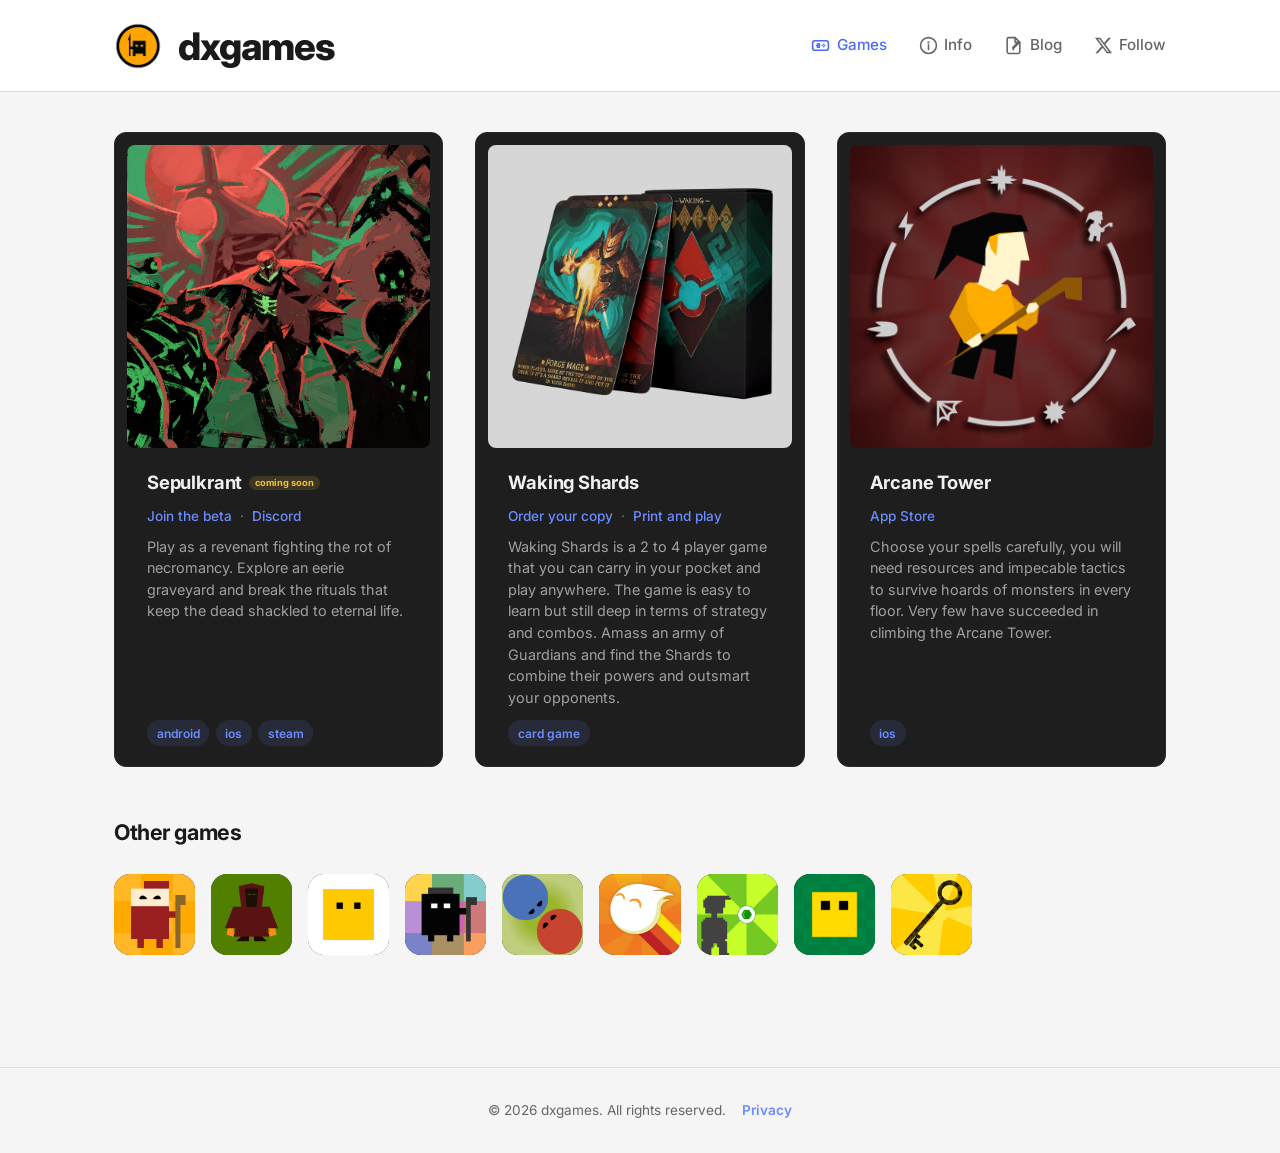
<file: index.html>
<!DOCTYPE html>
<html lang="en">
<head>
  <meta charset="UTF-8">
  <meta name="viewport" content="width=device-width, initial-scale=1.0">
  <title>dxgames - Small Games by Diego</title>
  <meta name="description" content="Small digital and tabletop games by Diego, including Sepulkrant, Waking Shards, Arcane Tower, roguelikes, puzzle games, and strategy experiments.">
  <link rel="canonical" href="https://dxgames.cl/">
  <meta property="og:type" content="website">
  <meta property="og:site_name" content="dxgames">
  <meta property="og:title" content="dxgames - Small Games by Diego">
  <meta property="og:description" content="Small digital and tabletop games by Diego, including Sepulkrant, Waking Shards, Arcane Tower, roguelikes, puzzle games, and strategy experiments.">
  <meta property="og:url" content="https://dxgames.cl/">
  <meta property="og:image" content="https://dxgames.cl/images/guardian.png">
  <meta property="og:image:width" content="433">
  <meta property="og:image:height" content="433">
  <meta property="og:image:type" content="image/png">
  <meta property="og:image:alt" content="dxgames guardian character">
  <meta name="twitter:card" content="summary">
  <meta name="twitter:title" content="dxgames - Small Games by Diego">
  <meta name="twitter:description" content="Small digital and tabletop games by Diego, including Sepulkrant, Waking Shards, Arcane Tower, roguelikes, puzzle games, and strategy experiments.">
  <meta name="twitter:image" content="https://dxgames.cl/images/guardian.png">
  <meta name="twitter:image:alt" content="dxgames guardian character">
  <script type="application/ld+json">
    {
      "@context": "https://schema.org",
      "@graph": [
        {
          "@type": "WebSite",
          "@id": "https://dxgames.cl/#website",
          "name": "dxgames",
          "url": "https://dxgames.cl/",
          "description": "Small digital and tabletop games by Diego."
        },
        {
          "@type": "Person",
          "@id": "https://dxgames.cl/profile.html#diego",
          "name": "Diego",
          "url": "https://dxgames.cl/profile.html",
          "sameAs": [
            "https://medium.com/@diego_cath",
            "https://x.com/diego_cath"
          ]
        }
      ]
    }
  </script>
  <link rel="preconnect" href="https://fonts.googleapis.com">
  <link rel="preconnect" href="https://fonts.gstatic.com" crossorigin>
  <link href="https://fonts.googleapis.com/css2?family=Inter:wght@400;500;600;700;800&display=swap" rel="stylesheet">
  <link rel="icon" href="/favicon.ico" sizes="any">
  <link rel="icon" type="image/png" sizes="32x32" href="/favicon-32x32.png">
  <link rel="icon" type="image/png" sizes="16x16" href="/favicon-16x16.png">
  <link rel="apple-touch-icon" href="/apple-touch-icon.png">
  <link rel="apple-touch-icon" sizes="180x180" href="/apple-touch-icon-180x180.png">
  <link rel="manifest" href="/site.webmanifest">
  <meta name="theme-color" media="(prefers-color-scheme: light)" content="#f5f5f5">
  <meta name="theme-color" media="(prefers-color-scheme: dark)" content="#121212">
  <link rel="stylesheet" href="css/style.css">
</head>
<body>

  <header class="site-header">
    <nav class="nav-container">
      <a href="index.html" class="nav-logo">
        <img src="images/logo.png" alt="">
        <span class="nav-brand">dxgames</span>
      </a>
      <button class="nav-toggle" aria-label="Toggle navigation">
        <span></span>
        <span></span>
        <span></span>
      </button>
      <ul class="nav-links">
        <li><a href="index.html" class="active">
          <svg class="nav-icon" viewBox="0 0 24 24"><rect x="2" y="6" width="20" height="12" rx="3"/><circle cx="8" cy="12" r="1.5" fill="currentColor" stroke="none"/><circle cx="16" cy="10.5" r="1" fill="currentColor" stroke="none"/><circle cx="16" cy="13.5" r="1" fill="currentColor" stroke="none"/><circle cx="14.5" cy="12" r="1" fill="currentColor" stroke="none"/><circle cx="17.5" cy="12" r="1" fill="currentColor" stroke="none"/><line x1="10.5" y1="10" x2="10.5" y2="14"/><line x1="10.5" y1="10" x2="8" y2="10"/><line x1="10.5" y1="14" x2="8" y2="14"/></svg>
          Games
        </a></li>
        <li><a href="profile.html">
          <svg class="nav-icon" viewBox="0 0 24 24"><circle cx="12" cy="12" r="10"/><line x1="12" y1="11" x2="12" y2="17"/><circle cx="12" cy="8" r="0.5" fill="currentColor"/></svg>
          Info
        </a></li>
        <li><a href="https://medium.com/@diego_cath" target="_blank" rel="noopener">
          <svg class="nav-icon" viewBox="0 0 24 24"><path d="M14 2H6a2 2 0 0 0-2 2v16a2 2 0 0 0 2 2h12a2 2 0 0 0 2-2V8z"/><polyline points="14 2 14 8 20 8"/><path d="M16 13l-4 4-2-2" stroke-width="0" fill="none"/><path d="M9.5 21.5l-1.5-5 12-12 2 2-12 12z" transform="scale(0.55) translate(12,10)" stroke-width="3"/></svg>
          Blog
        </a></li>
        <li><a href="https://x.com/diego_cath" target="_blank" rel="noopener">
          <svg class="nav-icon icon-fill" viewBox="0 0 24 24"><path d="M18.244 2.25h3.308l-7.227 8.26 8.502 11.24H16.17l-5.214-6.817L4.99 21.75H1.68l7.73-8.835L1.254 2.25H8.08l4.713 6.231zm-1.161 17.52h1.833L7.084 4.126H5.117z"/></svg>
          Follow
        </a></li>
      </ul>
    </nav>
  </header>

  <main class="main-content">
    <!-- Featured Games -->
    <section>
      <div class="game-grid">

        <!-- Sepulkrant -->
        <article class="game-card" data-game="sepulkrant">
          <a href="https://diego-cath.itch.io/sepulkrant" target="_blank" rel="noopener">
            <img class="game-card-image" src="images/img_sepulkrant.png" alt="Sepulkrant">
          </a>
          <div class="game-card-body">
            <h3 class="game-card-title">Sepulkrant <span class="game-card-title-label">coming soon</span></h3>
            <div class="game-card-links">
              <a href="https://diego-cath.itch.io/sepulkrant" target="_blank" rel="noopener">Join the beta</a>
              <span class="separator">·</span>
              <a href="https://discord.gg/z9c43qEC9e" target="_blank" rel="noopener" data-analytics-tag="sepulkrant_discord">Discord</a>
            </div>
            <p class="game-card-description">Play as a revenant fighting the rot of necromancy. Explore an eerie graveyard and break the rituals that keep the dead shackled to eternal life.</p>
            <div class="game-card-platforms">
              <span class="platform-tag">Android</span>
              <span class="platform-tag">iOS</span>
              <span class="platform-tag">Steam</span>
            </div>
          </div>
        </article>

        <!-- Waking Shards -->
        <article class="game-card" data-game="waking-shards">
          <a href="https://www.kickstarter.com/projects/rudokstavern/shards?ref=dxgames" target="_blank" rel="noopener">
            <img class="game-card-image" src="images/img_shards.png" alt="Waking Shards">
          </a>
          <div class="game-card-body">
            <h3 class="game-card-title">Waking Shards</h3>
            <div class="game-card-links">
              <a href="https://www.kickstarter.com/projects/rudokstavern/shards?ref=dxgames" target="_blank" rel="noopener">Order your copy</a>
              <span class="separator">·</span>
              <a href="files/WS-PrintAndPlay.pdf" target="_blank" rel="noopener">Print and play</a>
            </div>
            <p class="game-card-description">Waking Shards is a 2 to 4 player game that you can carry in your pocket and play anywhere. The game is easy to learn but still deep in terms of strategy and combos. Amass an army of Guardians and find the Shards to combine their powers and outsmart your opponents.</p>
            <div class="game-card-platforms">
              <span class="platform-tag">card game</span>
            </div>
          </div>
        </article>

        <!-- Arcane Tower -->
        <article class="game-card" data-game="arcane-tower">
          <a href="https://itunes.apple.com/app/id953806566" target="_blank" rel="noopener">
            <img class="game-card-image" src="images/img_tower.png" alt="Arcane Tower">
          </a>
          <div class="game-card-body">
            <h3 class="game-card-title">Arcane Tower</h3>
            <div class="game-card-links">
              <a href="https://itunes.apple.com/app/id953806566" target="_blank" rel="noopener">App Store</a>
            </div>
            <p class="game-card-description">Choose your spells carefully, you will need resources and impecable tactics to survive hoards of monsters in every floor. Very few have succeeded in climbing the Arcane Tower.</p>
            <div class="game-card-platforms">
              <span class="platform-tag">iOS</span>
            </div>
          </div>
        </article>

      </div>
    </section>

    <!-- Other Games -->
    <section>
      <h2 class="section-title">Other games</h2>
      <div class="icon-grid">
        <button class="icon-square" data-game="amber-halls" data-tooltip="Amber Halls" aria-label="Amber Halls"><img src="images/icon_amber.png" alt="Amber Halls"></button>
        <button class="icon-square" data-game="marsh-adventure" data-tooltip="Marsh Adventure" aria-label="Marsh Adventure"><img src="images/icon_marsh.png" alt="Marsh Adventure"></button>
        <button class="icon-square" data-game="square-siege" data-tooltip="Square Siege" aria-label="Square Siege"><img src="images/icon_squares.png" alt="Square Siege"></button>
        <button class="icon-square" data-game="power-grounds" data-tooltip="Power Grounds" aria-label="Power Grounds"><img src="images/icon_power.png" alt="Power Grounds"></button>
        <button class="icon-square" data-game="totem-clash" data-tooltip="Totem Clash" aria-label="Totem Clash"><img src="images/icon_totem.png" alt="Totem Clash"></button>
        <button class="icon-square" data-game="the-honeycomb" data-tooltip="The Honeycomb" aria-label="The Honeycomb"><img src="images/icon_honey.png" alt="The Honeycomb"></button>
        <button class="icon-square" data-game="new-journey" data-tooltip="New Journey" aria-label="New Journey"><img src="images/icon_nj.png" alt="New Journey"></button>
        <button class="icon-square" data-game="telekin" data-tooltip="Telekin" aria-label="Telekin"><img src="images/icon_telekin.png" alt="Telekin"></button>
        <button class="icon-square" data-game="amarillan-room" data-tooltip="Amarillan Room" aria-label="Amarillan Room"><img src="images/icon_amarillan.png" alt="Amarillan Room"></button>
      </div>
    </section>

  </main>

  <!-- Game Modals -->

  <div class="game-modal" data-game="marsh-adventure">
    <div class="game-modal-backdrop"></div>
    <article class="game-card">
      <img class="game-card-image" src="images/img_swamps.png" alt="Marsh Adventure">
      <div class="game-card-body">
        <h3 class="game-card-title">Marsh Adventure</h3>
        <div class="game-card-links">
          <a href="files/MarshAdventure.zip">download</a>
        </div>
        <p class="game-card-description">My entry for the 2016 7DRL challenge. It's a 3x3 roguelike where you play as a shapeshifting druid. Choose your items wisely, for they will decide your fate.</p>
        <div class="game-card-platforms">
          <span class="platform-tag">desktop</span>
        </div>
      </div>
    </article>
  </div>

  <div class="game-modal" data-game="square-siege">
    <div class="game-modal-backdrop"></div>
    <article class="game-card">
      <a href="https://itunes.apple.com/us/app/square-siege/id888957607?ls=1&amp;mt=8" target="_blank" rel="noopener">
        <img class="game-card-image" src="images/img_squares.png" alt="Square Siege">
      </a>
      <div class="game-card-body">
        <h3 class="game-card-title">Square Siege</h3>
        <div class="game-card-links">
          <a href="https://itunes.apple.com/us/app/square-siege/id888957607?ls=1&amp;mt=8" target="_blank" rel="noopener">App Store</a>
        </div>
        <p class="game-card-description">This is a small side project that turned out to be a fun and challenging game. Crush squares against walls to get points. Getting a high score requires a lot of skill and good timing.</p>
        <div class="game-card-platforms">
          <span class="platform-tag">iOS</span>
        </div>
      </div>
    </article>
  </div>

  <div class="game-modal" data-game="power-grounds">
    <div class="game-modal-backdrop"></div>
    <article class="game-card">
      <a href="https://itunes.apple.com/us/app/power-grounds/id842201143?ls=1&amp;mt=8" target="_blank" rel="noopener">
        <img class="game-card-image" src="images/img_grounds.png" alt="Power Grounds">
      </a>
      <div class="game-card-body">
        <h3 class="game-card-title">Power Grounds</h3>
        <div class="game-card-links">
          <a href="https://itunes.apple.com/us/app/power-grounds/id842201143?ls=1&amp;mt=8" target="_blank" rel="noopener">iOS version</a>
          <span class="separator">·</span>
          <a href="files/PowerGrounds.zip">7 day version (desktop)</a>
        </div>
        <p class="game-card-description">Made for the 7DRL. Gather different powers to fight your enemies. Will you choose offensive or defensive abilities? The goal of the game is to escape alive, but brutal enemies will make the task very challenging.</p>
        <div class="game-card-platforms">
          <span class="platform-tag">iOS</span>
          <span class="platform-tag">desktop</span>
        </div>
      </div>
    </article>
  </div>

  <div class="game-modal" data-game="totem-clash">
    <div class="game-modal-backdrop"></div>
    <article class="game-card">
      <a href="https://itunes.apple.com/us/app/totem-clash/id698009166?ls=1&amp;mt=8" target="_blank" rel="noopener">
        <img class="game-card-image" src="images/img_totem.png" alt="Totem Clash">
      </a>
      <div class="game-card-body">
        <h3 class="game-card-title">Totem Clash</h3>
        <div class="game-card-links">
          <a href="https://itunes.apple.com/us/app/totem-clash/id698009166?ls=1&amp;mt=8" target="_blank" rel="noopener">App Store</a>
        </div>
        <p class="game-card-description">A 2-player turn-based strategy game. Defend and attack. Positioning is the key. Collect items for some unexpected victories.</p>
        <div class="game-card-platforms">
          <span class="platform-tag">iOS</span>
        </div>
      </div>
    </article>
  </div>

  <div class="game-modal" data-game="the-honeycomb">
    <div class="game-modal-backdrop"></div>
    <article class="game-card">
      <a href="https://itunes.apple.com/us/app/the-honeycomb/id582839495?ls=1&amp;mt=8" target="_blank" rel="noopener">
        <img class="game-card-image" src="images/img_honey.png" alt="The Honeycomb">
      </a>
      <div class="game-card-body">
        <h3 class="game-card-title">The Honeycomb</h3>
        <div class="game-card-links">
          <a href="https://itunes.apple.com/us/app/the-honeycomb/id582839495?ls=1&amp;mt=8" target="_blank" rel="noopener">App Store</a>
          <span class="separator">·</span>
          <a href="http://www.youtube.com/watch?v=yrUw-YAsUos" target="_blank" rel="noopener">Watch the trailer</a>
        </div>
        <p class="game-card-description">Puzzles and adventure. Cool power-ups. Amazing art and music. Includes a level creator. Share your levels with the rest of the world!</p>
        <div class="game-card-platforms">
          <span class="platform-tag">iOS</span>
        </div>
      </div>
    </article>
  </div>

  <div class="game-modal" data-game="new-journey">
    <div class="game-modal-backdrop"></div>
    <article class="game-card">
      <a href="https://itunes.apple.com/us/app/new-journey/id636341145?ls=1&amp;mt=8" target="_blank" rel="noopener">
        <img class="game-card-image" src="images/img_nj.png" alt="New Journey">
      </a>
      <div class="game-card-body">
        <h3 class="game-card-title">New Journey</h3>
        <div class="game-card-links">
          <a href="https://itunes.apple.com/us/app/new-journey/id636341145?ls=1&amp;mt=8" target="_blank" rel="noopener">App Store</a>
          <span class="separator">·</span>
          <a href="http://www.youtube.com/watch?v=5DKmYH4x9FQ" target="_blank" rel="noopener">Watch the trailer</a>
        </div>
        <p class="game-card-description">I don't know what the multiverse is like, but I'm sure it must be mind-blowing.</p>
        <div class="game-card-platforms">
          <span class="platform-tag">iOS</span>
        </div>
      </div>
    </article>
  </div>

  <div class="game-modal" data-game="telekin">
    <div class="game-modal-backdrop"></div>
    <article class="game-card">
      <a href="TELEKIN.html" target="_blank" rel="noopener">
        <img class="game-card-image" src="images/img_tele.png" alt="Telekin">
      </a>
      <div class="game-card-body">
        <h3 class="game-card-title">Telekin</h3>
        <div class="game-card-links">
          <a href="TELEKIN.html" target="_blank" rel="noopener">Play Online</a>
        </div>
        <p class="game-card-description">Free puzzle game made with PuzzleScript. Pushing blocks with magic is always challenging.</p>
        <div class="game-card-platforms">
          <span class="platform-tag">browser</span>
        </div>
      </div>
    </article>
  </div>

  <div class="game-modal" data-game="amarillan-room">
    <div class="game-modal-backdrop"></div>
    <article class="game-card">
      <a href="https://itunes.apple.com/us/app/amarillan-room/id570089922?ls=1&amp;mt=8" target="_blank" rel="noopener">
        <img class="game-card-image" src="images/img_amarillan.png" alt="Amarillan Room">
      </a>
      <div class="game-card-body">
        <h3 class="game-card-title">Amarillan Room</h3>
        <div class="game-card-links">
          <a href="https://itunes.apple.com/us/app/amarillan-room/id570089922?ls=1&amp;mt=8" target="_blank" rel="noopener">App Store</a>
          <span class="separator">·</span>
          <a href="http://www.youtube.com/watch?v=jkx2wYs56Tw" target="_blank" rel="noopener">Watch the trailer</a>
        </div>
        <p class="game-card-description">You are trapped in a yellow room. Find items, think, escape.</p>
        <div class="game-card-platforms">
          <span class="platform-tag">iOS</span>
        </div>
      </div>
    </article>
  </div>

  <div class="game-modal" data-game="amber-halls">
    <div class="game-modal-backdrop"></div>
    <article class="game-card">
      <a href="https://itunes.apple.com/us/app/amber-halls/id797709886?ls=1&amp;mt=8" target="_blank" rel="noopener">
        <img class="game-card-image" src="images/img_amber.png" alt="Amber Halls">
      </a>
      <div class="game-card-body">
        <h3 class="game-card-title">Amber Halls</h3>
        <div class="game-card-links">
          <a href="https://itunes.apple.com/us/app/amber-halls/id797709886?ls=1&amp;mt=8" target="_blank" rel="noopener">App Store</a>
        </div>
        <p class="game-card-description">A very tiny and colorful roguelike. Use powerful items to outsmart your enemies. Will you be able to escape alive?</p>
        <div class="game-card-platforms">
          <span class="platform-tag">iOS</span>
        </div>
      </div>
    </article>
  </div>

  <footer class="site-footer">
    <span>&copy; 2026 dxgames. All rights reserved.</span>
    <a href="privacy/">Privacy</a>
  </footer>

  <!-- Cloudflare Web Analytics -->
  <script defer src="https://static.cloudflareinsights.com/beacon.min.js" data-cf-beacon='{"token": "7f7e11cd77b94e8db7ebc3b7558db9a2"}'></script>
  <!-- End Cloudflare Web Analytics -->
  <script src="js/main.js"></script>
</body>
</html>
</file>
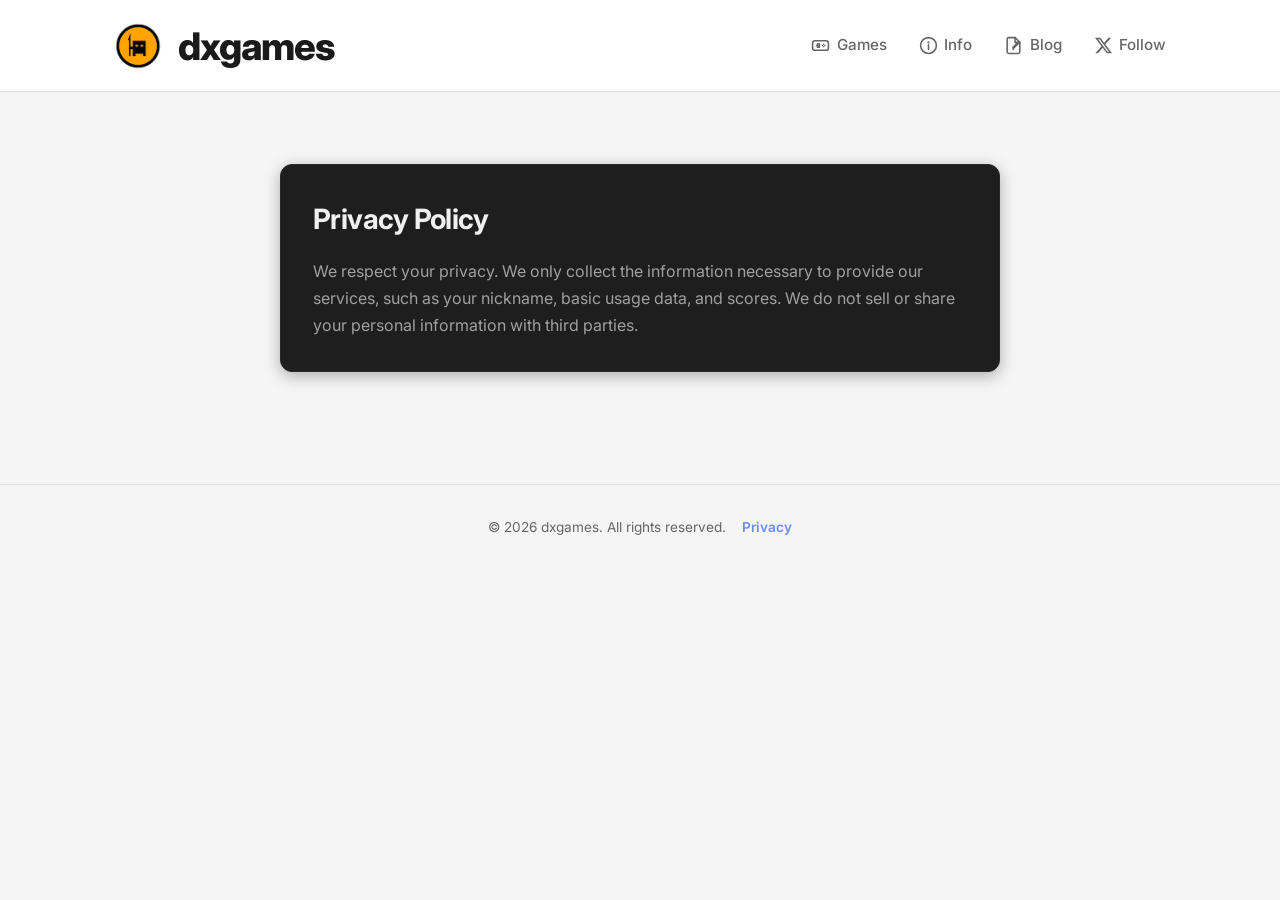
<file: privacy/index.html>
<!DOCTYPE html>
<html lang="en">
<head>
  <meta charset="UTF-8">
  <meta name="viewport" content="width=device-width, initial-scale=1.0">
  <title>Privacy Policy - dxgames</title>
  <meta name="description" content="Privacy policy for dxgames.">
  <link rel="canonical" href="https://dxgames.cl/privacy/">
  <meta property="og:type" content="website">
  <meta property="og:site_name" content="dxgames">
  <meta property="og:title" content="Privacy Policy - dxgames">
  <meta property="og:description" content="Privacy policy for dxgames.">
  <meta property="og:url" content="https://dxgames.cl/privacy/">
  <meta property="og:image" content="https://dxgames.cl/images/guardian.png">
  <meta property="og:image:width" content="433">
  <meta property="og:image:height" content="433">
  <meta property="og:image:type" content="image/png">
  <meta property="og:image:alt" content="dxgames guardian character">
  <meta name="twitter:card" content="summary">
  <meta name="twitter:title" content="Privacy Policy - dxgames">
  <meta name="twitter:description" content="Privacy policy for dxgames.">
  <meta name="twitter:image" content="https://dxgames.cl/images/guardian.png">
  <meta name="twitter:image:alt" content="dxgames guardian character">
  <link rel="preconnect" href="https://fonts.googleapis.com">
  <link rel="preconnect" href="https://fonts.gstatic.com" crossorigin>
  <link href="https://fonts.googleapis.com/css2?family=Inter:wght@400;500;600;700;800&display=swap" rel="stylesheet">
  <link rel="icon" href="/favicon.ico" sizes="any">
  <link rel="icon" type="image/png" sizes="32x32" href="/favicon-32x32.png">
  <link rel="icon" type="image/png" sizes="16x16" href="/favicon-16x16.png">
  <link rel="apple-touch-icon" href="/apple-touch-icon.png">
  <link rel="apple-touch-icon" sizes="180x180" href="/apple-touch-icon-180x180.png">
  <link rel="manifest" href="/site.webmanifest">
  <meta name="theme-color" media="(prefers-color-scheme: light)" content="#f5f5f5">
  <meta name="theme-color" media="(prefers-color-scheme: dark)" content="#121212">
  <link rel="stylesheet" href="../css/style.css">
</head>
<body>

  <header class="site-header">
    <nav class="nav-container">
      <a href="../index.html" class="nav-logo">
        <img src="../images/logo.png" alt="">
        <span class="nav-brand">dxgames</span>
      </a>
      <button class="nav-toggle" aria-label="Toggle navigation">
        <span></span>
        <span></span>
        <span></span>
      </button>
      <ul class="nav-links">
        <li><a href="../index.html">
          <svg class="nav-icon" viewBox="0 0 24 24"><rect x="2" y="6" width="20" height="12" rx="3"/><circle cx="8" cy="12" r="1.5" fill="currentColor" stroke="none"/><circle cx="16" cy="10.5" r="1" fill="currentColor" stroke="none"/><circle cx="16" cy="13.5" r="1" fill="currentColor" stroke="none"/><circle cx="14.5" cy="12" r="1" fill="currentColor" stroke="none"/><circle cx="17.5" cy="12" r="1" fill="currentColor" stroke="none"/><line x1="10.5" y1="10" x2="10.5" y2="14"/><line x1="10.5" y1="10" x2="8" y2="10"/><line x1="10.5" y1="14" x2="8" y2="14"/></svg>
          Games
        </a></li>
        <li><a href="../profile.html">
          <svg class="nav-icon" viewBox="0 0 24 24"><circle cx="12" cy="12" r="10"/><line x1="12" y1="11" x2="12" y2="17"/><circle cx="12" cy="8" r="0.5" fill="currentColor"/></svg>
          Info
        </a></li>
        <li><a href="https://medium.com/@diego_cath" target="_blank" rel="noopener">
          <svg class="nav-icon" viewBox="0 0 24 24"><path d="M14 2H6a2 2 0 0 0-2 2v16a2 2 0 0 0 2 2h12a2 2 0 0 0 2-2V8z"/><polyline points="14 2 14 8 20 8"/><path d="M16 13l-4 4-2-2" stroke-width="0" fill="none"/><path d="M9.5 21.5l-1.5-5 12-12 2 2-12 12z" transform="scale(0.55) translate(12,10)" stroke-width="3"/></svg>
          Blog
        </a></li>
        <li><a href="https://x.com/diego_cath" target="_blank" rel="noopener">
          <svg class="nav-icon icon-fill" viewBox="0 0 24 24"><path d="M18.244 2.25h3.308l-7.227 8.26 8.502 11.24H16.17l-5.214-6.817L4.99 21.75H1.68l7.73-8.835L1.254 2.25H8.08l4.713 6.231zm-1.161 17.52h1.833L7.084 4.126H5.117z"/></svg>
          Follow
        </a></li>
      </ul>
    </nav>
  </header>

  <main class="main-content">
    <section class="privacy-section">
      <div class="privacy-card">
        <h1>Privacy Policy</h1>
        <p>We respect your privacy. We only collect the information necessary to provide our services, such as your nickname, basic usage data, and scores. We do not sell or share your personal information with third parties.</p>
      </div>
    </section>
  </main>

  <footer class="site-footer">
    <span>&copy; 2026 dxgames. All rights reserved.</span>
    <a href="../privacy/">Privacy</a>
  </footer>

  <!-- Cloudflare Web Analytics -->
  <script defer src="https://static.cloudflareinsights.com/beacon.min.js" data-cf-beacon='{"token": "7f7e11cd77b94e8db7ebc3b7558db9a2"}'></script>
  <!-- End Cloudflare Web Analytics -->
  <script src="../js/main.js"></script>
</body>
</html>
</file>
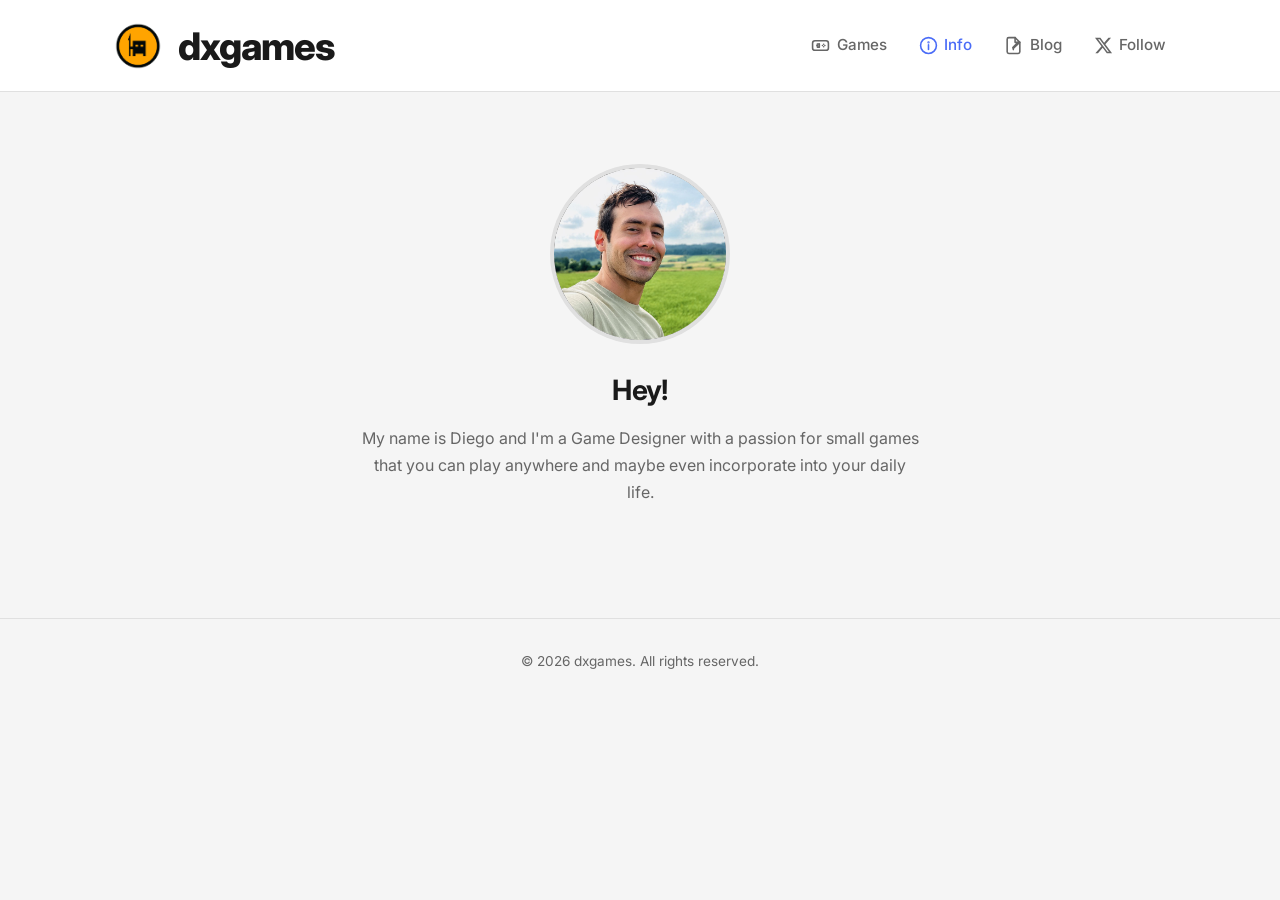
<file: profile.html>
<!DOCTYPE html>
<html lang="en">
<head>
  <meta charset="UTF-8">
  <meta name="viewport" content="width=device-width, initial-scale=1.0">
  <title>About Diego - dxgames</title>
  <meta name="description" content="About Diego, the game designer behind dxgames and its small digital and tabletop games.">
  <link rel="canonical" href="https://dxgames.cl/profile.html">
  <meta property="og:type" content="profile">
  <meta property="og:site_name" content="dxgames">
  <meta property="og:title" content="About Diego - dxgames">
  <meta property="og:description" content="About Diego, the game designer behind dxgames and its small digital and tabletop games.">
  <meta property="og:url" content="https://dxgames.cl/profile.html">
  <meta property="og:image" content="https://dxgames.cl/images/guardian.png">
  <meta property="og:image:width" content="433">
  <meta property="og:image:height" content="433">
  <meta property="og:image:type" content="image/png">
  <meta property="og:image:alt" content="dxgames guardian character">
  <meta name="twitter:card" content="summary">
  <meta name="twitter:title" content="About Diego - dxgames">
  <meta name="twitter:description" content="About Diego, the game designer behind dxgames and its small digital and tabletop games.">
  <meta name="twitter:image" content="https://dxgames.cl/images/guardian.png">
  <meta name="twitter:image:alt" content="dxgames guardian character">
  <script type="application/ld+json">
    {
      "@context": "https://schema.org",
      "@type": "Person",
      "@id": "https://dxgames.cl/profile.html#diego",
      "name": "Diego",
      "url": "https://dxgames.cl/profile.html",
      "description": "Game designer behind dxgames.",
      "sameAs": [
        "https://medium.com/@diego_cath",
        "https://x.com/diego_cath"
      ]
    }
  </script>
  <link rel="preconnect" href="https://fonts.googleapis.com">
  <link rel="preconnect" href="https://fonts.gstatic.com" crossorigin>
  <link href="https://fonts.googleapis.com/css2?family=Inter:wght@400;500;600;700;800&display=swap" rel="stylesheet">
  <link rel="icon" href="/favicon.ico" sizes="any">
  <link rel="icon" type="image/png" sizes="32x32" href="/favicon-32x32.png">
  <link rel="icon" type="image/png" sizes="16x16" href="/favicon-16x16.png">
  <link rel="apple-touch-icon" href="/apple-touch-icon.png">
  <link rel="apple-touch-icon" sizes="180x180" href="/apple-touch-icon-180x180.png">
  <link rel="manifest" href="/site.webmanifest">
  <meta name="theme-color" media="(prefers-color-scheme: light)" content="#f5f5f5">
  <meta name="theme-color" media="(prefers-color-scheme: dark)" content="#121212">
  <link rel="stylesheet" href="css/style.css">
</head>
<body>

  <header class="site-header">
    <nav class="nav-container">
      <a href="index.html" class="nav-logo">
        <img src="images/logo.png" alt="">
        <span class="nav-brand">dxgames</span>
      </a>
      <button class="nav-toggle" aria-label="Toggle navigation">
        <span></span>
        <span></span>
        <span></span>
      </button>
      <ul class="nav-links">
        <li><a href="index.html">
          <svg class="nav-icon" viewBox="0 0 24 24"><rect x="2" y="6" width="20" height="12" rx="3"/><circle cx="8" cy="12" r="1.5" fill="currentColor" stroke="none"/><circle cx="16" cy="10.5" r="1" fill="currentColor" stroke="none"/><circle cx="16" cy="13.5" r="1" fill="currentColor" stroke="none"/><circle cx="14.5" cy="12" r="1" fill="currentColor" stroke="none"/><circle cx="17.5" cy="12" r="1" fill="currentColor" stroke="none"/><line x1="10.5" y1="10" x2="10.5" y2="14"/><line x1="10.5" y1="10" x2="8" y2="10"/><line x1="10.5" y1="14" x2="8" y2="14"/></svg>
          Games
        </a></li>
        <li><a href="profile.html" class="active">
          <svg class="nav-icon" viewBox="0 0 24 24"><circle cx="12" cy="12" r="10"/><line x1="12" y1="11" x2="12" y2="17"/><circle cx="12" cy="8" r="0.5" fill="currentColor"/></svg>
          Info
        </a></li>
        <li><a href="https://medium.com/@diego_cath" target="_blank" rel="noopener">
          <svg class="nav-icon" viewBox="0 0 24 24"><path d="M14 2H6a2 2 0 0 0-2 2v16a2 2 0 0 0 2 2h12a2 2 0 0 0 2-2V8z"/><polyline points="14 2 14 8 20 8"/><path d="M16 13l-4 4-2-2" stroke-width="0" fill="none"/><path d="M9.5 21.5l-1.5-5 12-12 2 2-12 12z" transform="scale(0.55) translate(12,10)" stroke-width="3"/></svg>
          Blog
        </a></li>
        <li><a href="https://x.com/diego_cath" target="_blank" rel="noopener">
          <svg class="nav-icon icon-fill" viewBox="0 0 24 24"><path d="M18.244 2.25h3.308l-7.227 8.26 8.502 11.24H16.17l-5.214-6.817L4.99 21.75H1.68l7.73-8.835L1.254 2.25H8.08l4.713 6.231zm-1.161 17.52h1.833L7.084 4.126H5.117z"/></svg>
          Follow
        </a></li>
      </ul>
    </nav>
  </header>

  <main class="main-content">
    <section class="profile-section">
      <img class="profile-photo" src="images/profile.jpg" alt="Diego">
      <h1 class="profile-name">Hey!</h1>
      <p class="profile-bio">
        My name is Diego and I'm a Game Designer with a passion for small games that you can play anywhere and maybe even incorporate into your daily life.
      </p>
    </section>
  </main>

  <footer class="site-footer">
    &copy; 2026 dxgames. All rights reserved.
  </footer>

  <!-- Cloudflare Web Analytics -->
  <script defer src="https://static.cloudflareinsights.com/beacon.min.js" data-cf-beacon='{"token": "7f7e11cd77b94e8db7ebc3b7558db9a2"}'></script>
  <!-- End Cloudflare Web Analytics -->
  <script src="js/main.js"></script>
</body>
</html>
</file>
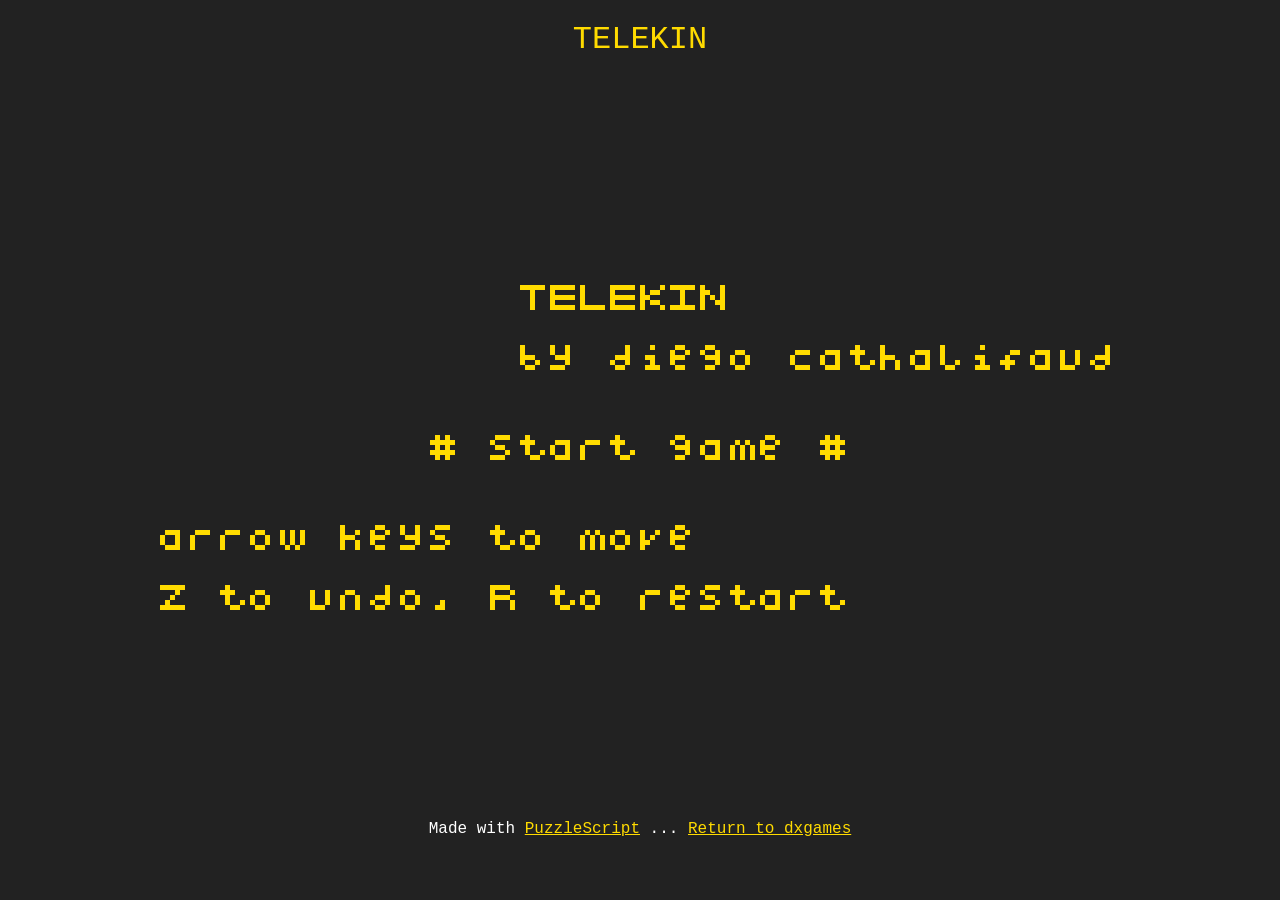
<file: TELEKIN.html>
<!DOCTYPE html>

<html>
<head>

	<meta charset="UTF-8" />
	<title>TELEKIN</title>
	<link rel="icon" href="/favicon.ico" sizes="any">
	<link rel="icon" type="image/png" sizes="32x32" href="/favicon-32x32.png">
	<link rel="icon" type="image/png" sizes="16x16" href="/favicon-16x16.png">
	<link rel="apple-touch-icon" href="/apple-touch-icon.png">
	<link rel="apple-touch-icon" sizes="180x180" href="/apple-touch-icon-180x180.png">
	<link rel="manifest" href="/site.webmanifest">
	<style>
	body { background-color:black; font-family:"Courier New", Courier, monospace }#gameCanvas{ position:absolute;top:0px;left:0px;width:100%;height:100%;bottom:0px;right:0px;border:0px;background-color:black; }h1{ color:lightblue;font-weight:normal;}a{ color:lightblue;}.title{ background-color:none;text-align:center;font-size:100%;float:center;color:gray;position:absolute;left:10%;right:10%;top:0%;height:10%;}.footer{ background-color:none;text-align:center;float:center;color:white;position:absolute;margin-top:10px;left:10%;right:10%;top:90%;bottom:10%;}.gameContainer{ background-color:none;position:absolute;left:10%;right:10%;top:70px;bottom:70px;}
	</style>

</head>

<body style="">

	<div class="title">
		<h1>TELEKIN</h1>
	</div>

	<div class="gameContainer">
		<canvas id="gameCanvas" onmousemove="mouseMove(event)" onmouseout="mouseOut()" onkeydown="keyDown()"></canvas>
	</div>

	<div class="footer">
		<span id="errormessage" style="color:red;"></span>
		Made with <a href="http://www.puzzlescript.net", target="_blank">PuzzleScript</a> ... <a href="/">Return to dxgames</a>
	</div>

	<script>var unitTesting=!1,curlevel=0,curlevelTarget=null,levelEditorOpened=!1;try{if(!!window.localStorage&&localStorage[document.URL]!==undefined){if(localStorage[document.URL+"_checkpoint"]!==undefined){curlevelTarget=JSON.parse(localStorage[document.URL+"_checkpoint"]);var arr=[];for(var p in Object.getOwnPropertyNames(curlevelTarget.dat))arr[p]=curlevelTarget.dat[p];curlevelTarget.dat=new Int32Array(arr)}curlevel=localStorage[document.URL]}}catch(ex){}var verbose_logging=!1,throttle_movement=!1,cache_console_messages=!1,quittingTitleScreen=!1,quittingMessageScreen=!1,deltatime=17,timer=0,repeatinterval=150,autotick=0,autotickinterval=0,winning=!1,againing=!1,againinterval=150,norepeat_action=!1,oldflickscreendat=[],keybuffer=[],messageselected=!1,textImages={},initLevel={width:5,height:5,layerCount:2,dat:[1,3,3,1,1,2,2,3,3,1,2,1,2,2,3,3,1,1,2,2,3,2,1,3,2,1,3,2,1,3,1,3,3,1,1,2,2,3,3,1,2,1,2,2,3,3,1,1,2,2],movementMask:[1,3,3,1,1,2,2,3,3,1,2,1,2,2,3,3,1,1,2,2,3,2,1,3,2,1,3,2,1,3,1,3,3,1,1,2,2,3,3,1,2,1,2,2,3,3,1,1,2,2],rigidGroupIndexMask:[],rigidMovementAppliedMask:[],bannedGroup:[],colCellContents:[],rowCellContents:[]},level=initLevel
	</script>

	<script>function stripTags(a){var b=document.createElement("div");b.innerHTML=a;var c=b.textContent||b.innerText||"";return c}function consolePrint(a){}function consoleCacheDump(a){}function consoleError(a,b){var c=document.getElementById("errormessage");a=stripTags(a),c.innerHTML+=a+"<br>"}function logErrorNoLine(a){var b=document.getElementById("errormessage");a=stripTags(a),b.innerHTML+=a+"<br>"}function logBetaMessage(a){var b=document.getElementById("errormessage");a=stripTags(a),b.innerHTML+=a+"<br>"}function clearInputHistory(){}function pushInput(a){}var canSetHTMLColors=!0,canDump=!1,canOpenEditor=!1,canYoutube=!0,IDE=!1
	</script>

	<script>var font={a:[[0,0,0,0,0],[0,1,1,1,0],[1,0,0,1,0],[1,0,0,1,0],[0,1,1,1,0]],b:[[1,0,0,0,0],[1,0,0,0,0],[1,1,1,0,0],[1,0,0,1,0],[0,1,1,0,0]],c:[[0,0,0,0,0],[0,1,1,1,0],[1,0,0,0,0],[1,0,0,0,0],[0,1,1,1,0]],d:[[0,0,0,1,0],[0,0,0,1,0],[0,1,1,1,0],[1,0,0,1,0],[0,1,1,0,0]],e:[[0,1,1,0,0],[1,0,0,1,0],[1,1,1,0,0],[1,0,0,0,0],[0,1,1,0,0]],f:[[0,0,0,0,0],[0,0,1,1,0],[0,1,0,0,0],[1,1,1,0,0],[0,1,0,0,0]],g:[[0,1,1,0,0],[1,0,0,1,0],[0,1,1,1,0],[0,0,0,1,0],[0,1,1,0,0]],h:[[1,0,0,0,0],[1,0,0,0,0],[1,1,1,0,0],[1,0,0,1,0],[1,0,0,1,0]],i:[[0,0,1,0,0],[0,0,0,0,0],[0,1,1,0,0],[0,0,1,0,0],[0,1,1,1,0]],j:[[0,0,1,0,0],[0,0,0,0,0],[0,0,1,0,0],[1,0,1,0,0],[0,1,0,0,0]],k:[[1,0,0,0,0],[1,0,0,1,0],[1,1,1,0,0],[1,0,0,1,0],[1,0,0,1,0]],l:[[1,0,0,0,0],[1,0,0,0,0],[1,0,0,0,0],[1,0,0,1,0],[0,1,1,0,0]],m:[[0,0,0,0,0],[0,1,0,1,0],[1,0,1,0,1],[1,0,1,0,1],[1,0,1,0,1]],n:[[0,0,0,0,0],[0,1,1,0,0],[1,0,0,1,0],[1,0,0,1,0],[1,0,0,1,0]],o:[[0,0,0,0,0],[0,1,1,0,0],[1,0,0,1,0],[1,0,0,1,0],[0,1,1,0,0]],p:[[0,0,0,0,0],[0,1,1,0,0],[1,0,0,1,0],[1,1,1,0,0],[1,0,0,0,0]],q:[[0,0,0,0,0],[0,1,1,0,0],[1,0,0,1,0],[0,1,1,1,0],[0,0,0,1,0]],r:[[0,0,0,0,0],[0,1,1,1,0],[1,0,0,0,0],[1,0,0,0,0],[1,0,0,0,0]],s:[[0,1,1,1,0],[1,0,0,0,0],[0,1,1,0,0],[0,0,0,1,0],[1,1,1,0,0]],t:[[0,1,0,0,0],[1,1,1,0,0],[0,1,0,0,0],[0,1,0,0,1],[0,0,1,1,0]],u:[[0,0,0,0,0],[1,0,0,1,0],[1,0,0,1,0],[1,0,0,1,0],[1,1,1,0,0]],v:[[0,0,0,0,0],[1,0,0,1,0],[1,0,1,0,0],[1,1,0,0,0],[1,0,0,0,0]],w:[[0,0,0,0,0],[1,0,1,0,1],[1,0,1,0,1],[1,0,1,0,1],[0,1,0,1,0]],x:[[0,0,0,0,0],[1,0,0,1,0],[0,1,1,0,0],[0,1,1,0,0],[1,0,0,1,0]],y:[[1,0,0,1,0],[1,0,0,1,0],[0,1,1,1,0],[0,0,0,1,0],[1,1,1,0,0]],z:[[0,0,0,0,0],[1,1,1,1,0],[0,0,1,0,0],[0,1,0,0,0],[1,1,1,1,0]],A:[[1,1,1,1,1],[1,0,0,0,1],[1,1,1,1,1],[1,0,0,0,1],[1,0,0,0,1]],B:[[1,1,1,1,0],[1,0,0,0,1],[1,1,1,1,0],[1,0,0,0,1],[1,1,1,1,0]],C:[[1,1,1,1,1],[1,0,0,0,0],[1,0,0,0,0],[1,0,0,0,0],[1,1,1,1,1]],D:[[1,1,1,1,0],[1,0,0,0,1],[1,0,0,0,1],[1,0,0,0,1],[1,1,1,1,0]],E:[[1,1,1,1,1],[1,0,0,0,0],[1,1,1,1,1],[1,0,0,0,0],[1,1,1,1,1]],F:[[1,1,1,1,1],[1,0,0,0,0],[1,1,1,1,1],[1,0,0,0,0],[1,0,0,0,0]],G:[[0,1,1,1,1],[1,0,0,0,0],[1,0,0,1,1],[1,0,0,0,1],[0,1,1,1,1]],H:[[1,0,0,0,1],[1,0,0,0,1],[1,1,1,1,1],[1,0,0,0,1],[1,0,0,0,1]],I:[[1,1,1,1,1],[0,0,1,0,0],[0,0,1,0,0],[0,0,1,0,0],[1,1,1,1,1]],J:[[1,1,1,1,1],[0,0,1,0,0],[0,0,1,0,0],[0,0,1,0,0],[1,1,1,0,0]],K:[[1,0,0,0,1],[1,0,1,1,0],[1,1,0,0,0],[1,0,1,1,0],[1,0,0,0,1]],L:[[1,0,0,0,0],[1,0,0,0,0],[1,0,0,0,0],[1,0,0,0,0],[1,1,1,1,1]],M:[[1,1,1,1,1],[1,0,1,0,1],[1,0,1,0,1],[1,0,1,0,1],[1,0,1,0,1]],N:[[1,0,0,0,1],[1,1,0,0,1],[1,0,1,0,1],[1,0,0,1,1],[1,0,0,0,1]],O:[[1,1,1,1,1],[1,0,0,0,1],[1,0,0,0,1],[1,0,0,0,1],[1,1,1,1,1]],P:[[1,1,1,1,1],[1,0,0,0,1],[1,1,1,1,1],[1,0,0,0,0],[1,0,0,0,0]],Q:[[1,1,1,1,1],[1,0,0,0,1],[1,1,1,1,1],[0,0,0,0,1],[0,0,0,0,1]],R:[[1,1,1,1,0],[1,0,0,0,1],[1,1,1,1,0],[1,0,0,0,1],[1,0,0,0,1]],S:[[0,1,1,1,1],[1,0,0,0,0],[0,1,1,1,0],[0,0,0,0,1],[1,1,1,1,0]],T:[[1,1,1,1,1],[0,0,1,0,0],[0,0,1,0,0],[0,0,1,0,0],[0,0,1,0,0]],U:[[1,0,0,0,1],[1,0,0,0,1],[1,0,0,0,1],[1,0,0,0,1],[1,1,1,1,1]],V:[[1,0,0,0,1],[0,1,0,1,0],[0,1,0,1,0],[0,0,1,0,0],[0,0,1,0,0]],W:[[1,0,1,0,1],[1,0,1,0,1],[1,0,1,0,1],[1,0,1,0,1],[0,1,0,1,0]],X:[[1,0,0,0,1],[0,1,0,1,0],[0,0,1,0,0],[0,1,0,1,0],[1,0,0,0,1]],Y:[[1,0,0,0,1],[1,0,0,0,1],[1,1,1,1,1],[0,0,1,0,0],[0,0,1,0,0]],Z:[[1,1,1,1,1],[0,0,0,1,0],[0,0,1,0,0],[0,1,0,0,0],[1,1,1,1,1]],0:[[1,1,1,1,1],[1,0,0,1,1],[1,0,1,0,1],[1,1,0,0,1],[1,1,1,1,1]],1:[[1,1,1,0,0],[0,0,1,0,0],[0,0,1,0,0],[0,0,1,0,0],[1,1,1,1,1]],2:[[1,1,1,1,1],[0,0,0,0,1],[1,1,1,1,1],[1,0,0,0,0],[1,1,1,1,1]],3:[[1,1,1,1,0],[0,0,0,0,1],[0,0,1,1,0],[0,0,0,0,1],[1,1,1,1,0]],4:[[1,0,0,0,0],[1,0,0,0,0],[1,0,0,1,0],[1,1,1,1,1],[0,0,0,1,0]],5:[[1,1,1,1,1],[1,0,0,0,0],[1,1,1,1,0],[0,0,0,0,1],[1,1,1,1,0]],6:[[0,1,1,1,0],[1,0,0,0,0],[1,1,1,1,0],[1,0,0,0,1],[0,1,1,1,0]],7:[[1,1,1,1,1],[0,0,0,0,1],[0,0,0,1,0],[0,0,1,0,0],[0,1,0,0,0]],8:[[0,1,1,1,0],[1,0,0,0,1],[0,1,1,1,0],[1,0,0,0,1],[0,1,1,1,0]],9:[[0,1,1,1,0],[1,0,0,0,1],[0,1,1,1,1],[0,0,0,0,1],[0,1,1,1,0]],".":[[0,0,0,0,0],[0,0,0,0,0],[0,0,0,0,0],[0,0,0,0,0],[0,0,1,0,0]],",":[[0,0,0,0,0],[0,0,0,0,0],[0,0,0,0,0],[0,0,1,0,0],[0,1,1,0,0]],";":[[0,0,0,0,0],[0,0,1,0,0],[0,0,0,0,0],[0,0,1,0,0],[0,1,1,0,0]],":":[[0,0,0,0,0],[0,0,1,0,0],[0,0,0,0,0],[0,0,1,0,0],[0,0,0,0,0]],"?":[[0,1,1,1,0],[1,0,0,0,1],[0,0,1,1,0],[0,0,1,0,0],[0,0,1,0,0]],"!":[[0,0,1,0,0],[0,0,1,0,0],[0,0,1,0,0],[0,0,0,0,0],[0,0,1,0,0]],"@":[[0,1,1,1,0],[1,0,0,0,1],[1,0,1,1,1],[1,0,0,0,0],[0,1,1,1,0]],"£":[[0,1,1,1,0],[0,1,0,0,1],[1,1,1,0,0],[0,1,0,0,0],[1,1,1,1,1]],$:[[0,1,1,1,1],[1,0,1,0,0],[0,1,1,1,0],[0,0,1,0,1],[1,1,1,1,0]],"%":[[1,1,0,0,1],[1,1,0,1,0],[0,0,1,0,0],[0,1,0,1,1],[1,0,0,1,1]],"^":[[0,0,1,0,0],[0,1,0,1,0],[0,0,0,0,0],[0,0,0,0,0],[0,0,0,0,0]],"&":[[0,1,1,0,0],[1,0,0,0,0],[0,1,0,1,1],[1,0,0,1,0],[0,1,1,0,0]],"*":[[0,1,0,1,0],[0,0,1,0,0],[0,1,0,1,0],[0,0,0,0,0],[0,0,0,0,0]],"(":[[0,0,0,1,0],[0,0,1,0,0],[0,0,1,0,0],[0,0,1,0,0],[0,0,0,1,0]],")":[[0,1,0,0,0],[0,0,1,0,0],[0,0,1,0,0],[0,0,1,0,0],[0,1,0,0,0]],"+":[[0,0,1,0,0],[0,0,1,0,0],[1,1,1,1,1],[0,0,1,0,0],[0,0,1,0,0]],"-":[[0,0,0,0,0],[0,0,0,0,0],[0,1,1,1,0],[0,0,0,0,0],[0,0,0,0,0]],_:[[0,0,0,0,0],[0,0,0,0,0],[0,0,0,0,0],[0,0,0,0,0],[1,1,1,1,1]],"=":[[0,0,0,0,0],[1,1,1,1,1],[0,0,0,0,0],[1,1,1,1,1],[0,0,0,0,0]]," ":[[0,0,0,0,0],[0,0,0,0,0],[0,0,0,0,0],[0,0,0,0,0],[0,0,0,0,0]],"{":[[0,0,1,1,0],[0,0,1,0,0],[0,1,1,0,0],[0,0,1,0,0],[0,0,1,1,0]],"}":[[0,1,1,0,0],[0,0,1,0,0],[0,0,1,1,0],[0,0,1,0,0],[0,1,1,0,0]],"[":[[0,0,1,1,0],[0,0,1,0,0],[0,0,1,0,0],[0,0,1,0,0],[0,0,1,1,0]],"]":[[0,1,1,0,0],[0,0,1,0,0],[0,0,1,0,0],[0,0,1,0,0],[0,1,1,0,0]],"'":[[0,0,1,0,0],[0,0,1,0,0],[0,0,0,0,0],[0,0,0,0,0],[0,0,0,0,0]],'"':[[0,1,0,1,0],[0,1,0,1,0],[0,0,0,0,0],[0,0,0,0,0],[0,0,0,0,0]],"/":[[0,0,0,0,1],[0,0,0,1,0],[0,0,1,0,0],[0,1,0,0,0],[1,0,0,0,0]],"\\":[[1,0,0,0,0],[0,1,0,0,0],[0,0,1,0,0],[0,0,0,1,0],[0,0,0,0,1]],"|":[[0,0,1,0,0],[0,0,1,0,0],[0,0,1,0,0],[0,0,1,0,0],[0,0,1,0,0]],"<":[[0,0,0,1,0],[0,0,1,0,0],[0,1,0,0,0],[0,0,1,0,0],[0,0,0,1,0]],">":[[0,1,0,0,0],[0,0,1,0,0],[0,0,0,1,0],[0,0,1,0,0],[0,1,0,0,0]],"~":[[0,0,0,0,0],[0,1,0,0,0],[1,0,1,0,1],[0,0,0,1,0],[0,0,0,0,0]],"`":[[0,1,0,0,0],[0,0,1,0,0],[0,0,0,0,0],[0,0,0,0,0],[0,0,0,0,0]],"#":[[0,1,0,1,0],[1,1,1,1,1],[0,1,0,1,0],[1,1,1,1,1],[0,1,0,1,0]]}
	</script>

	<script>function RC4(a){this.s=new Array(256),this.i=0,this.j=0;for(var b=0;b<256;b++)this.s[b]=b;a&&this.mix(a)}function print_call_stack(){var a=new Error,b=a.stack;console.log(b)}function RNG(a){this.seed=a,a==null?a=(Math.random()+Date.now()).toString():typeof a=="function"?(this.uniform=a,this.nextByte=function(){return~~(this.uniform()*256)},a=null):Object.prototype.toString.call(a)!=="[object String]"&&(a=JSON.stringify(a)),this._normal=null,a?this._state=new RC4(a):this._state=null}String.prototype.getBytes=function(){var a=[];for(var b=0;b<this.length;b++){var c=this.charCodeAt(b),d=[];do d.push(c&255),c>>=8;while(c>0);a=a.concat(d.reverse())}return a},RC4.prototype._swap=function(a,b){var c=this.s[a];this.s[a]=this.s[b],this.s[b]=c},RC4.prototype.mix=function(a){var b=a.getBytes(),c=0;for(var d=0;d<this.s.length;d++)c+=this.s[d]+b[d%b.length],c%=256,this._swap(d,c)},RC4.prototype.next=function(){return this.i=(this.i+1)%256,this.j=(this.j+this.s[this.i])%256,this._swap(this.i,this.j),this.s[(this.s[this.i]+this.s[this.j])%256]},RNG.prototype.nextByte=function(){return this._state.next()},RNG.prototype.uniform=function(){var a=7,b=0;for(var c=0;c<a;c++)b*=256,b+=this.nextByte();return b/(Math.pow(2,a*8)-1)},RNG.prototype.random=function(a,b){return a==null?this.uniform():(b==null&&(b=a,a=0),a+Math.floor(this.uniform()*(b-a)))},RNG.prototype.normal=function(){if(this._normal!==null){var a=this._normal;return this._normal=null,a}var b=this.uniform()||Math.pow(2,-53),c=this.uniform();return this._normal=Math.sqrt(-2*Math.log(b))*Math.sin(2*Math.PI*c),Math.sqrt(-2*Math.log(b))*Math.cos(2*Math.PI*c)},RNG.prototype.exponential=function(){return-Math.log(this.uniform()||Math.pow(2,-53))},RNG.prototype.poisson=function(a){var b=Math.exp(-(a||1)),c=0,d=1;do c++,d*=this.uniform();while(d>b);return c-1},RNG.prototype.gamma=function(a){var b=(a<1?1+a:a)-1/3,c=1/Math.sqrt(9*b);do{do var d=this.normal(),e=Math.pow(c*d+1,3);while(e<=0);var f=this.uniform(),g=Math.pow(d,2)}while(f>=1-.0331*g*g&&Math.log(f)>=.5*g+b*(1-e+Math.log(e)));return a<1?b*e*Math.exp(this.exponential()/-a):b*e},RNG.roller=function(a,b){var c=a.split(/(\d+)?d(\d+)([+-]\d+)?/).slice(1),d=parseFloat(c[0])||1,e=parseFloat(c[1]),f=parseFloat(c[2])||0;return b=b||new RNG,function(){var a=d+f;for(var c=0;c<d;c++)a+=b.random(e);return a}}
	</script>

	<script>function FastBase64_Init(){for(var a=0;a<4096;a++)FastBase64_encLookup[a]=FastBase64_chars[a>>6]+FastBase64_chars[a&63]}function FastBase64_Encode(a){var b=a.length,c="",d=0;while(b>2)n=a[d]<<16|a[d+1]<<8|a[d+2],c+=FastBase64_encLookup[n>>12]+FastBase64_encLookup[n&4095],b-=3,d+=3;if(b>0){var e=(a[d]&252)>>2,f=(a[d]&3)<<4;b>1&&(f|=(a[++d]&240)>>4),c+=FastBase64_chars[e],c+=FastBase64_chars[f];if(b==2){var g=(a[d++]&15)<<2;g|=(a[d]&192)>>6,c+=FastBase64_chars[g]}b==1&&(c+="="),c+="="}return c}function u32ToArray(a){return[a&255,a>>8&255,a>>16&255,a>>24&255]}function u16ToArray(a){return[a&255,a>>8&255]}function MakeRiff(a,b,c){var d=[],e=[],f=[],g={chunkId:[82,73,70,70],chunkSize:0,format:[87,65,86,69],subChunk1Id:[102,109,116,32],subChunk1Size:16,audioFormat:1,numChannels:1,sampleRate:a,byteRate:0,blockAlign:0,bitsPerSample:b,subChunk2Id:[100,97,116,97],subChunk2Size:0};g.byteRate=g.sampleRate*g.numChannels*g.bitsPerSample>>3,g.blockAlign=g.numChannels*g.bitsPerSample>>3,g.subChunk2Size=c.length,g.chunkSize=36+g.subChunk2Size,e=g.chunkId.concat(u32ToArray(g.chunkSize),g.format,g.subChunk1Id,u32ToArray(g.subChunk1Size),u16ToArray(g.audioFormat),u16ToArray(g.numChannels),u32ToArray(g.sampleRate),u32ToArray(g.byteRate),u16ToArray(g.blockAlign),u16ToArray(g.bitsPerSample),g.subChunk2Id,u32ToArray(g.subChunk2Size),c),f="data:audio/wav;base64,"+FastBase64_Encode(e);var h={dat:d,wav:e,header:g,dataURI:f};return h}var FastBase64_chars="ABCDEFGHIJKLMNOPQRSTUVWXYZabcdefghijklmnopqrstuvwxyz0123456789+/=",FastBase64_encLookup=[];FastBase64_Init(),typeof exports!="undefined"&&(exports.RIFFWAVE=RIFFWAVE)
	</script>

	<script>function Params(){var a={};return a.wave_type=SQUARE,a.p_env_attack=0,a.p_env_sustain=.3,a.p_env_punch=0,a.p_env_decay=.4,a.p_base_freq=.3,a.p_freq_limit=0,a.p_freq_ramp=0,a.p_freq_dramp=0,a.p_vib_strength=0,a.p_vib_speed=0,a.p_arp_mod=0,a.p_arp_speed=0,a.p_duty=0,a.p_duty_ramp=0,a.p_repeat_speed=0,a.p_pha_offset=0,a.p_pha_ramp=0,a.p_lpf_freq=1,a.p_lpf_ramp=0,a.p_lpf_resonance=0,a.p_hpf_freq=0,a.p_hpf_ramp=0,a.sound_vol=.5,a.sample_rate=44100,a.bit_depth=8,a}function frnd(a){return seeded?rng.uniform()*a:Math.random()*a}function rnd(a){return seeded?Math.floor(rng.uniform()*(a+1)):Math.floor(Math.random()*(a+1))}function SoundEffect(a,b){this._buffer=AUDIO_CONTEXT.createBuffer(1,a,b)}function cacheSeed(a){if(a in sfxCache)return sfxCache[a];var b=generateFromSeed(a);b.sound_vol=SOUND_VOL,b.sample_rate=SAMPLE_RATE,b.bit_depth=BIT_DEPTH;var c=SoundEffect.generate(b);sfxCache[a]=c,cachedSeeds.push(a);while(cachedSeeds.length>CACHE_MAX){var d=cachedSeeds[0];cachedSeeds=cachedSeeds.slice(1),delete sfxCache[d]}return c}function playSound(a){if(unitTesting)return;var b=cacheSeed(a);b.play()}var SOUND_VOL=.25,SAMPLE_RATE=5512,BIT_DEPTH=8,SQUARE=0,SAWTOOTH=1,SINE=2,NOISE=3,TRIANGLE=4,BREAKER=5,SHAPES=["square","sawtooth","sine","noise","triangle","breaker"],AUDIO_CONTEXT;typeof AudioContext!="undefined"?AUDIO_CONTEXT=new AudioContext:typeof webkitAudioContext!="undefined"&&(AUDIO_CONTEXT=new webkitAudioContext);var masterVolume=1,rng,seeded=!1;pickupCoin=function(){var a=Params();a.wave_type=Math.floor(frnd(SHAPES.length)),a.wave_type===3&&(a.wave_type=0),a.p_base_freq=.4+frnd(.5),a.p_env_attack=0,a.p_env_sustain=frnd(.1),a.p_env_decay=.1+frnd(.4),a.p_env_punch=.3+frnd(.3);if(rnd(1)){a.p_arp_speed=.5+frnd(.2);var b=(frnd(7)|1)+1,c=b+(frnd(7)|1)+2;a.p_arp_mod=+b/+c}return a},laserShoot=function(){var a=Params();return a.wave_type=rnd(2),a.wave_type===SINE&&rnd(1)&&(a.wave_type=rnd(1)),a.wave_type=Math.floor(frnd(SHAPES.length)),a.wave_type===3&&(a.wave_type=SQUARE),a.p_base_freq=.5+frnd(.5),a.p_freq_limit=a.p_base_freq-.2-frnd(.6),a.p_freq_limit<.2&&(a.p_freq_limit=.2),a.p_freq_ramp=-0.15-frnd(.2),rnd(2)===0&&(a.p_base_freq=.3+frnd(.6),a.p_freq_limit=frnd(.1),a.p_freq_ramp=-0.35-frnd(.3)),rnd(1)?(a.p_duty=frnd(.5),a.p_duty_ramp=frnd(.2)):(a.p_duty=.4+frnd(.5),a.p_duty_ramp=-frnd(.7)),a.p_env_attack=0,a.p_env_sustain=.1+frnd(.2),a.p_env_decay=frnd(.4),rnd(1)&&(a.p_env_punch=frnd(.3)),rnd(2)===0&&(a.p_pha_offset=frnd(.2),a.p_pha_ramp=-frnd(.2)),rnd(1)&&(a.p_hpf_freq=frnd(.3)),a},explosion=function(){var a=Params();return rnd(1)?(a.p_base_freq=.1+frnd(.4),a.p_freq_ramp=-0.1+frnd(.4)):(a.p_base_freq=.2+frnd(.7),a.p_freq_ramp=-0.2-frnd(.2)),a.p_base_freq*=a.p_base_freq,rnd(4)===0&&(a.p_freq_ramp=0),rnd(2)===0&&(a.p_repeat_speed=.3+frnd(.5)),a.p_env_attack=0,a.p_env_sustain=.1+frnd(.3),a.p_env_decay=frnd(.5),rnd(1)===0&&(a.p_pha_offset=-0.3+frnd(.9),a.p_pha_ramp=-frnd(.3)),a.p_env_punch=.2+frnd(.6),rnd(1)&&(a.p_vib_strength=frnd(.7),a.p_vib_speed=frnd(.6)),rnd(2)===0&&(a.p_arp_speed=.6+frnd(.3),a.p_arp_mod=.8-frnd(1.6)),a},birdSound=function(){var a=Params();if(frnd(10)<1)return a.wave_type=Math.floor(frnd(SHAPES.length)),a.wave_type===3&&(a.wave_type=SQUARE),a.p_env_attack=.4304400932967592+frnd(.2)-.1,a.p_env_sustain=.15739346034252394+frnd(.2)-.1,a.p_env_punch=.004488201744871758+frnd(.2)-.1,a.p_env_decay=.07478075528212291+frnd(.2)-.1,a.p_base_freq=.9865265720147687+frnd(.2)-.1,a.p_freq_limit=0+frnd(.2)-.1,a.p_freq_ramp=-0.2995018224359539+frnd(.2)-.1,frnd(1)<.5&&(a.p_freq_ramp=.1+frnd(.15)),a.p_freq_dramp=.004598608156964473+frnd(.1)-.05,a.p_vib_strength=-0.2202799497929496+frnd(.2)-.1,a.p_vib_speed=.8084998703158364+frnd(.2)-.1,a.p_arp_mod=0,a.p_arp_speed=0,a.p_duty=-0.9031808754347107+frnd(.2)-.1,a.p_duty_ramp=-0.8128699999808343+frnd(.2)-.1,a.p_repeat_speed=.601486018931999+frnd(.2)-.1,a.p_pha_offset=-0.9424902314367765+frnd(.2)-.1,a.p_pha_ramp=-0.1055482222272056+frnd(.2)-.1,a.p_lpf_freq=.9989765717851521+frnd(.2)-.1,a.p_lpf_ramp=-0.25051720626043017+frnd(.2)-.1,a.p_lpf_resonance=.32777871505494693+frnd(.2)-.1,a.p_hpf_freq=.0023548750981756753+frnd(.2)-.1,a.p_hpf_ramp=-0.002375673204842568+frnd(.2)-.1,a;if(frnd(10)<1)return a.wave_type=Math.floor(frnd(SHAPES.length)),a.wave_type===3&&(a.wave_type=SQUARE),a.p_env_attack=.5277795946672003+frnd(.2)-.1,a.p_env_sustain=.18243733568468432+frnd(.2)-.1,a.p_env_punch=-0.020159754546840117+frnd(.2)-.1,a.p_env_decay=.1561353422051903+frnd(.2)-.1,a.p_base_freq=.9028855606533718+frnd(.2)-.1,a.p_freq_limit=-0.008842787837148716,a.p_freq_ramp=-0.1,a.p_freq_dramp=-0.012891241489551925,a.p_vib_strength=-0.17923136138403065+frnd(.2)-.1,a.p_vib_speed=.908263385610142+frnd(.2)-.1,a.p_arp_mod=.41690153355414894+frnd(.2)-.1,a.p_arp_speed=.0010766233195860704+frnd(.2)-.1,a.p_duty=-0.8735363011184684+frnd(.2)-.1,a.p_duty_ramp=-0.7397985366747507+frnd(.2)-.1,a.p_repeat_speed=.0591789344172107+frnd(.2)-.1,a.p_pha_offset=-0.9961184222777699+frnd(.2)-.1,a.p_pha_ramp=-0.08234769395850523+frnd(.2)-.1,a.p_lpf_freq=.9412475115697335+frnd(.2)-.1,a.p_lpf_ramp=-0.18261358925834958+frnd(.2)-.1,a.p_lpf_resonance=.24541438107389477+frnd(.2)-.1,a.p_hpf_freq=-0.01831940280978611+frnd(.2)-.1,a.p_hpf_ramp=-0.03857383633171346+frnd(.2)-.1,a;if(frnd(10)<1)return a.wave_type=Math.floor(frnd(SHAPES.length)),a.wave_type===3&&(a.wave_type=SQUARE),a.p_env_attack=.4304400932967592+frnd(.2)-.1,a.p_env_sustain=.15739346034252394+frnd(.2)-.1,a.p_env_punch=.004488201744871758+frnd(.2)-.1,a.p_env_decay=.07478075528212291+frnd(.2)-.1,a.p_base_freq=.9865265720147687+frnd(.2)-.1,a.p_freq_limit=0+frnd(.2)-.1,a.p_freq_ramp=-0.2995018224359539+frnd(.2)-.1,a.p_freq_dramp=.004598608156964473+frnd(.2)-.1,a.p_vib_strength=-0.2202799497929496+frnd(.2)-.1,a.p_vib_speed=.8084998703158364+frnd(.2)-.1,a.p_arp_mod=-0.46410459213693644+frnd(.2)-.1,a.p_arp_speed=-0.10955361249587248+frnd(.2)-.1,a.p_duty=-0.9031808754347107+frnd(.2)-.1,a.p_duty_ramp=-0.8128699999808343+frnd(.2)-.1,a.p_repeat_speed=.7014860189319991+frnd(.2)-.1,a.p_pha_offset=-0.9424902314367765+frnd(.2)-.1,a.p_pha_ramp=-0.1055482222272056+frnd(.2)-.1,a.p_lpf_freq=.9989765717851521+frnd(.2)-.1,a.p_lpf_ramp=-0.25051720626043017+frnd(.2)-.1,a.p_lpf_resonance=.32777871505494693+frnd(.2)-.1,a.p_hpf_freq=.0023548750981756753+frnd(.2)-.1,a.p_hpf_ramp=-0.002375673204842568+frnd(.2)-.1,a;if(frnd(5)>1)return a.wave_type=Math.floor(frnd(SHAPES.length)),a.wave_type===3&&(a.wave_type=SQUARE),rnd(1)?(a.p_arp_mod=.2697849293151393+frnd(.2)-.1,a.p_arp_speed=-0.3131172257760948+frnd(.2)-.1,a.p_base_freq=.8090588299313949+frnd(.2)-.1,a.p_duty=-0.6210022920964955+frnd(.2)-.1,a.p_duty_ramp=-0.00043441813553182567+frnd(.2)-.1,a.p_env_attack=.004321877246874195+frnd(.2)-.1,a.p_env_decay=.1+frnd(.2)-.1,a.p_env_punch=.061737781504416146+frnd(.2)-.1,a.p_env_sustain=.4987252564798832+frnd(.2)-.1,a.p_freq_dramp=.31700340314222614+frnd(.2)-.1,a.p_freq_limit=0+frnd(.2)-.1,a.p_freq_ramp=-0.163380391341416+frnd(.2)-.1,a.p_hpf_freq=.4709005021145149+frnd(.2)-.1,a.p_hpf_ramp=.6924667290539194+frnd(.2)-.1,a.p_lpf_freq=.8351398631384511+frnd(.2)-.1,a.p_lpf_ramp=.36616557192873134+frnd(.2)-.1,a.p_lpf_resonance=-0.08685777111664439+frnd(.2)-.1,a.p_pha_offset=-0.036084571580025544+frnd(.2)-.1,a.p_pha_ramp=-0.014806445085568108+frnd(.2)-.1,a.p_repeat_speed=-0.8094368475518489+frnd(.2)-.1,a.p_vib_speed=.4496665457171294+frnd(.2)-.1,a.p_vib_strength=.23413762515532424+frnd(.2)-.1):(a.p_arp_mod=-0.35697118026766184+frnd(.2)-.1,a.p_arp_speed=.3581140690559588+frnd(.2)-.1,a.p_base_freq=1.3260897696157528+frnd(.2)-.1,a.p_duty=-0.30984900436710694+frnd(.2)-.1,a.p_duty_ramp=-0.0014374759133411626+frnd(.2)-.1,a.p_env_attack=.3160357835682254+frnd(.2)-.1,a.p_env_decay=.1+frnd(.2)-.1,a.p_env_punch=.24323114016870148+frnd(.2)-.1,a.p_env_sustain=.4+frnd(.2)-.1,a.p_freq_dramp=.2866475886237244+frnd(.2)-.1,a.p_freq_limit=0+frnd(.2)-.1,a.p_freq_ramp=-0.10956352368742976+frnd(.2)-.1,a.p_hpf_freq=.20772718017889846+frnd(.2)-.1,a.p_hpf_ramp=.1564090637378835+frnd(.2)-.1,a.p_lpf_freq=.6021372770637031+frnd(.2)-.1,a.p_lpf_ramp=.24016227139979027+frnd(.2)-.1,a.p_lpf_resonance=-0.08787383821160144+frnd(.2)-.1,a.p_pha_offset=-0.381597686151701+frnd(.2)-.1,a.p_pha_ramp=-0.0002481687661373495+frnd(.2)-.1,a.p_repeat_speed=.07812112809425686+frnd(.2)-.1,a.p_vib_speed=-0.13648848579133943+frnd(.2)-.1,a.p_vib_strength=.0018874158972302657+frnd(.2)-.1),a;a.wave_type=Math.floor(frnd(SHAPES.length));if(a.wave_type===1||a.wave_type===3)a.wave_type=2;return a.p_base_freq=.85+frnd(.15),a.p_freq_ramp=.3+frnd(.15),a.p_env_attack=0+frnd(.09),a.p_env_sustain=.2+frnd(.3),a.p_env_decay=0+frnd(.1),a.p_duty=frnd(2)-1,a.p_duty_ramp=Math.pow(frnd(2)-1,3),a.p_repeat_speed=.5+frnd(.1),a.p_pha_offset=-0.3+frnd(.9),a.p_pha_ramp=-frnd(.3),a.p_arp_speed=.4+frnd(.6),a.p_arp_mod=.8+frnd(.1),a.p_lpf_resonance=frnd(2)-1,a.p_lpf_freq=1-Math.pow(frnd(1),3),a.p_lpf_ramp=Math.pow(frnd(2)-1,3),a.p_lpf_freq<.1&&a.p_lpf_ramp<-0.05&&(a.p_lpf_ramp=-a.p_lpf_ramp),a.p_hpf_freq=Math.pow(frnd(1),5),a.p_hpf_ramp=Math.pow(frnd(2)-1,5),a},pushSound=function(){var a=Params();return a.wave_type=Math.floor(frnd(SHAPES.length)),a.wave_type===2&&a.wave_type++,a.wave_type===0&&(a.wave_type=NOISE),a.p_base_freq=.1+frnd(.4),a.p_freq_ramp=.05+frnd(.2),a.p_env_attack=.01+frnd(.09),a.p_env_sustain=.01+frnd(.09),a.p_env_decay=.01+frnd(.09),a.p_repeat_speed=.3+frnd(.5),a.p_pha_offset=-0.3+frnd(.9),a.p_pha_ramp=-frnd(.3),a.p_arp_speed=.6+frnd(.3),a.p_arp_mod=.8-frnd(1.6),a},powerUp=function(){var a=Params();return rnd(1)?a.wave_type=SAWTOOTH:a.p_duty=frnd(.6),a.wave_type=Math.floor(frnd(SHAPES.length)),a.wave_type===3&&(a.wave_type=SQUARE),rnd(1)?(a.p_base_freq=.2+frnd(.3),a.p_freq_ramp=.1+frnd(.4),a.p_repeat_speed=.4+frnd(.4)):(a.p_base_freq=.2+frnd(.3),a.p_freq_ramp=.05+frnd(.2),rnd(1)&&(a.p_vib_strength=frnd(.7),a.p_vib_speed=frnd(.6))),a.p_env_attack=0,a.p_env_sustain=frnd(.4),a.p_env_decay=.1+frnd(.4),a},hitHurt=function(){return result=Params(),result.wave_type=rnd(2),result.wave_type===SINE&&(result.wave_type=NOISE),result.wave_type===SQUARE&&(result.p_duty=frnd(.6)),result.wave_type=Math.floor(frnd(SHAPES.length)),result.p_base_freq=.2+frnd(.6),result.p_freq_ramp=-0.3-frnd(.4),result.p_env_attack=0,result.p_env_sustain=frnd(.1),result.p_env_decay=.1+frnd(.2),rnd(1)&&(result.p_hpf_freq=frnd(.3)),result},jump=function(){return result=Params(),result.wave_type=SQUARE,result.wave_type=Math.floor(frnd(SHAPES.length)),result.wave_type===3&&(result.wave_type=SQUARE),result.p_duty=frnd(.6),result.p_base_freq=.3+frnd(.3),result.p_freq_ramp=.1+frnd(.2),result.p_env_attack=0,result.p_env_sustain=.1+frnd(.3),result.p_env_decay=.1+frnd(.2),rnd(1)&&(result.p_hpf_freq=frnd(.3)),rnd(1)&&(result.p_lpf_freq=1-frnd(.6)),result},blipSelect=function(){return result=Params(),result.wave_type=rnd(1),result.wave_type=Math.floor(frnd(SHAPES.length)),result.wave_type===3&&(result.wave_type=rnd(1)),result.wave_type===SQUARE&&(result.p_duty=frnd(.6)),result.p_base_freq=.2+frnd(.4),result.p_env_attack=0,result.p_env_sustain=.1+frnd(.1),result.p_env_decay=frnd(.2),result.p_hpf_freq=.1,result},random=function(){return result=Params(),result.wave_type=Math.floor(frnd(SHAPES.length)),result.p_base_freq=Math.pow(frnd(2)-1,2),rnd(1)&&(result.p_base_freq=Math.pow(frnd(2)-1,3)+.5),result.p_freq_limit=0,result.p_freq_ramp=Math.pow(frnd(2)-1,5),result.p_base_freq>.7&&result.p_freq_ramp>.2&&(result.p_freq_ramp=-result.p_freq_ramp),result.p_base_freq<.2&&result.p_freq_ramp<-0.05&&(result.p_freq_ramp=-result.p_freq_ramp),result.p_freq_dramp=Math.pow(frnd(2)-1,3),result.p_duty=frnd(2)-1,result.p_duty_ramp=Math.pow(frnd(2)-1,3),result.p_vib_strength=Math.pow(frnd(2)-1,3),result.p_vib_speed=frnd(2)-1,result.p_env_attack=Math.pow(frnd(2)-1,3),result.p_env_sustain=Math.pow(frnd(2)-1,2),result.p_env_decay=frnd(2)-1,result.p_env_punch=Math.pow(frnd(.8),2),result.p_env_attack+result.p_env_sustain+result.p_env_decay<.2&&(result.p_env_sustain+=.2+frnd(.3),result.p_env_decay+=.2+frnd(.3)),result.p_lpf_resonance=frnd(2)-1,result.p_lpf_freq=1-Math.pow(frnd(1),3),result.p_lpf_ramp=Math.pow(frnd(2)-1,3),result.p_lpf_freq<.1&&result.p_lpf_ramp<-0.05&&(result.p_lpf_ramp=-result.p_lpf_ramp),result.p_hpf_freq=Math.pow(frnd(1),5),result.p_hpf_ramp=Math.pow(frnd(2)-1,5),result.p_pha_offset=Math.pow(frnd(2)-1,3),result.p_pha_ramp=Math.pow(frnd(2)-1,3),result.p_repeat_speed=frnd(2)-1,result.p_arp_speed=frnd(2)-1,result.p_arp_mod=frnd(2)-1,result};var generators=[pickupCoin,laserShoot,explosion,powerUp,hitHurt,jump,blipSelect,pushSound,random,birdSound],generatorNames=["pickupCoin","laserShoot","explosion","powerUp","hitHurt","jump","blipSelect","pushSound","random","birdSound"];generateFromSeed=function(a){rng=new RNG(a/100|0);var b=a%100,c=generators[b%generators.length];seeded=!0;var d=c();return d.seed=a,seeded=!1,d},SoundEffect.prototype.getBuffer=function(){return this._buffer.getChannelData(0)},SoundEffect.prototype.play=function(){var a=AUDIO_CONTEXT.createBufferSource(),b=AUDIO_CONTEXT.createBiquadFilter(),c=AUDIO_CONTEXT.createBiquadFilter(),d=AUDIO_CONTEXT.createBiquadFilter();a.buffer=this._buffer,a.connect(b),b.frequency.value=1600,c.frequency.value=1600,d.frequency.value=1600,b.connect(c),c.connect(d),d.connect(AUDIO_CONTEXT.destination);var e=AUDIO_CONTEXT.currentTime;typeof a.start!="undefined"?a.start(e):a.noteOn(e)},SoundEffect.MIN_SAMPLE_RATE=22050,typeof AUDIO_CONTEXT=="undefined"&&(SoundEffect=function(b,c){this._sample_rate=c,this._buffer=new Array(b),this._audioElement=null},SoundEffect.prototype.getBuffer=function(){return this._audioElement=null,this._buffer},SoundEffect.prototype.play=function(){if(this._audioElement)this._audioElement.cloneNode(!1).play();else{for(var a=0;a<this._buffer.length;a++)this._buffer[a]=255&Math.floor(128*Math.max(0,Math.min(this._buffer[a]+1,2)));var b=MakeRiff(this._sample_rate,BIT_DEPTH,this._buffer);this._audioElement=new Audio,this._audioElement.src=b.dataURI,this._audioElement.play()}},SoundEffect.MIN_SAMPLE_RATE=1),SoundEffect.generate=function(a){function b(){c=0,d=100/(a.p_base_freq*a.p_base_freq+.001),e=Math.floor(d),f=100/(a.p_freq_limit*a.p_freq_limit+.001),g=1-Math.pow(a.p_freq_ramp,3)*.01,h=-Math.pow(a.p_freq_dramp,3)*1e-6,i=.5-a.p_duty*.5,j=-a.p_duty_ramp*5e-5,a.p_arp_mod>=0?k=1-Math.pow(a.p_arp_mod,2)*.9:k=1+Math.pow(a.p_arp_mod,2)*10,l=0,m=Math.floor(Math.pow(1-a.p_arp_speed,2)*2e4+32),a.p_arp_speed==1&&(m=0)}var c,d,e,f,g,h,i,j,k,l,m;b();var n=0,o=0,p=Math.pow(a.p_lpf_freq,3)*.1,q=1+a.p_lpf_ramp*1e-4,r=5/(1+Math.pow(a.p_lpf_resonance,2)*20)*(.01+p);r>.8&&(r=.8);var s=0,t=Math.pow(a.p_hpf_freq,2)*.1,u=1+a.p_hpf_ramp*3e-4,v=0,w=Math.pow(a.p_vib_speed,2)*.01,x=a.p_vib_strength*.5,y=0,z=0,A=0,B=[Math.floor(a.p_env_attack*a.p_env_attack*1e5),Math.floor(a.p_env_sustain*a.p_env_sustain*1e5),Math.floor(a.p_env_decay*a.p_env_decay*1e5)],C=B[0]+B[1]+B[2],D=0,E=Math.pow(a.p_pha_offset,2)*1020;a.p_pha_offset<0&&(E=-E);var F=Math.pow(a.p_pha_ramp,2)*1;a.p_pha_ramp<0&&(F=-F);var G=Math.abs(Math.floor(E)),H=0,I=[];for(var J=0;J<1024;++J)I[J]=0;var K=[];for(var J=0;J<32;++J)K[J]=Math.random()*2-1;var L=Math.floor(Math.pow(1-a.p_repeat_speed,2)*2e4+32);a.p_repeat_speed==0&&(L=0);var M=2*a.sound_vol,M=Math.exp(a.sound_vol)-1,N=0,O=0,P=0,Q=Math.floor(44100/a.sample_rate),R=0,S=Math.ceil(C/Q),T=!1,U;a.sample_rate<SoundEffect.MIN_SAMPLE_RATE?U=new SoundEffect(4*S,SoundEffect.MIN_SAMPLE_RATE):U=new SoundEffect(S,a.sample_rate);var V=U.getBuffer();for(var W=0;;++W){L!=0&&++c>=L&&b(),m!=0&&W>=m&&(m=0,d*=k),g+=h,d*=g,d>f&&(d=f,a.p_freq_limit>0&&(T=!0));var X=d;x>0&&(v+=w,X=d*(1+Math.sin(v)*x)),e=Math.floor(X),e<8&&(e=8),i+=j,i<0&&(i=0),i>.5&&(i=.5),A++,A>B[z]&&(A=0,z++,z===3&&(T=!0)),z===0?y=A/B[0]:z===1?y=1+Math.pow(1-A/B[1],1)*2*a.p_env_punch:y=1-A/B[2],E+=F,G=Math.abs(Math.floor(E)),G>1023&&(G=1023),u!=0&&(t*=u,t<1e-5&&(t=1e-5),t>.1&&(t=.1));var Y=0;for(var Z=0;Z<8;++Z){var $=0;D++;if(D>=e){D%=e;if(a.wave_type===NOISE)for(var J=0;J<32;++J)K[J]=Math.random()*2-1}var _=D/e;if(a.wave_type===SQUARE)_<i?$=.5:$=-0.5;else if(a.wave_type===SAWTOOTH)$=1-_*2;else if(a.wave_type===SINE)$=Math.sin(_*2*Math.PI);else if(a.wave_type===NOISE)$=K[Math.floor(D*32/e)];else if(a.wave_type===TRIANGLE)$=Math.abs(1-_*2)-1;else if(a.wave_type===BREAKER)$=Math.abs(1-_*_*2)-1;else throw new Exception("bad wave type! "+a.wave_type);var ba=n;p*=q,p<0&&(p=0),p>.1&&(p=.1),a.p_lpf_freq!=1?(o+=($-n)*p,o-=o*r):(n=$,o=0),n+=o,s+=n-ba,s-=s*t,$=s,I[H&1023]=$,$+=I[H-G+1024&1023],H=H+1&1023,Y+=$*y}O+=Y;if(++P>=Q)P=0,Y=O/Q,O=0;else continue;Y=Y/8*masterVolume,Y*=M,V[R++]=Y,a.sample_rate<SoundEffect.MIN_SAMPLE_RATE&&(V[R++]=Y,V[R++]=Y,V[R++]=Y);if(T){for(;R<S;R++)a.sample_rate<SoundEffect.MIN_SAMPLE_RATE&&(V[R++]=0,V[R++]=0,V[R++]=0),V[R]=0;break}}return U};if(typeof exports!="undefined"){var RIFFWAVE=require("./riffwave").RIFFWAVE;exports.Params=Params,exports.generate=generate}var sfxCache={},cachedSeeds=[],CACHE_MAX=50
	</script>

	<script>(function(a){if(typeof exports=="object"&&typeof module=="object")module.exports=a();else{if(typeof define=="function"&&define.amd)return define([],a);this.CodeMirror=a()}})(function(){function z(a,c){if(!(this instanceof z))return new z(a,c);this.options=c=c||{};for(var d in dY)c.hasOwnProperty(d)||(c[d]=dY[d]);M(c);var e=c.value;typeof e=="string"&&(e=new fq(e,c.mode)),this.doc=e;var f=this.display=new A(a,e);f.wrapper.CodeMirror=this,J(this),H(this),c.lineWrapping&&(this.display.wrapper.className+=" CodeMirror-wrap"),c.autofocus&&!r&&cP(this),this.state={keyMaps:[],overlays:[],modeGen:0,overwrite:!1,focused:!1,suppressEdits:!1,pasteIncoming:!1,cutIncoming:!1,draggingText:!1,highlight:new gl},b&&setTimeout(gw(cO,this,!0),20),cS(this);var g=this;cy(this,function(){g.curOp.forceUpdate=!0,fu(g,e),c.autofocus&&!r||gH()==f.input?setTimeout(gw(dt,g),20):du(g);for(var a in dZ)dZ.hasOwnProperty(a)&&dZ[a](g,c[a],d_);for(var b=0;b<ed.length;++b)ed[b](g)})}function A(a,b){var d=this,e=d.input=gC("textarea",null,null,"position: absolute; padding: 0; width: 1px; height: 1em; outline: none");h?e.style.width="1000px":e.setAttribute("wrap","off"),q&&(e.style.border="1px solid black"),e.setAttribute("autocorrect","off"),e.setAttribute("autocapitalize","off"),e.setAttribute("spellcheck","false"),d.inputDiv=gC("div",[e],null,"overflow: hidden; position: relative; width: 3px; height: 0px;"),d.scrollbarH=gC("div",[gC("div",null,null,"height: 100%; min-height: 1px")],"CodeMirror-hscrollbar"),d.scrollbarV=gC("div",[gC("div",null,null,"min-width: 1px")],"CodeMirror-vscrollbar"),d.scrollbarFiller=gC("div",null,"CodeMirror-scrollbar-filler"),d.gutterFiller=gC("div",null,"CodeMirror-gutter-filler"),d.lineDiv=gC("div",null,"CodeMirror-code"),d.selectionDiv=gC("div",null,null,"position: relative; z-index: 1"),d.cursorDiv=gC("div",null,"CodeMirror-cursors"),d.measure=gC("div",null,"CodeMirror-measure"),d.lineMeasure=gC("div",null,"CodeMirror-measure"),d.lineSpace=gC("div",[d.measure,d.lineMeasure,d.selectionDiv,d.cursorDiv,d.lineDiv],null,"position: relative; outline: none"),d.mover=gC("div",[gC("div",[d.lineSpace],"CodeMirror-lines")],null,"position: relative"),d.sizer=gC("div",[d.mover],"CodeMirror-sizer"),d.heightForcer=gC("div",null,null,"position: absolute; height: "+gg+"px; width: 1px;"),d.gutters=gC("div",null,"CodeMirror-gutters"),d.lineGutter=null,d.scroller=gC("div",[d.sizer,d.heightForcer,d.gutters],"CodeMirror-scroll"),d.scroller.setAttribute("tabIndex","-1"),d.wrapper=gC("div",[d.inputDiv,d.scrollbarH,d.scrollbarV,d.scrollbarFiller,d.gutterFiller,d.scroller],"CodeMirror"),c&&(d.gutters.style.zIndex=-1,d.scroller.style.paddingRight=0),q&&(e.style.width="0px"),h||(d.scroller.draggable=!0),m&&(d.inputDiv.style.height="1px",d.inputDiv.style.position="absolute"),c&&(d.scrollbarH.style.minHeight=d.scrollbarV.style.minWidth="18px"),a.appendChild?a.appendChild(d.wrapper):a(d.wrapper),d.viewFrom=d.viewTo=b.first,d.view=[],d.externalMeasured=null,d.viewOffset=0,d.lastSizeC=0,d.updateLineNumbers=null,d.lineNumWidth=d.lineNumInnerWidth=d.lineNumChars=null,d.prevInput="",d.alignWidgets=!1,d.pollingFast=!1,d.poll=new gl,d.cachedCharWidth=d.cachedTextHeight=d.cachedPaddingH=null,d.inaccurateSelection=!1,d.maxLine=null,d.maxLineLength=0,d.maxLineChanged=!1,d.wheelDX=d.wheelDY=d.wheelStartX=d.wheelStartY=null,d.shift=!1}function B(a){a.doc.mode=z.getMode(a.options,a.doc.modeOption),C(a)}function C(a){a.doc.iter(function(a){a.stateAfter&&(a.stateAfter=null),a.styles&&(a.styles=null)}),a.doc.frontier=a.doc.first,bR(a,100),a.state.modeGen++,a.curOp&&cE(a)}function D(a){a.options.lineWrapping?(a.display.wrapper.className+=" CodeMirror-wrap",a.display.sizer.style.minWidth=""):(a.display.wrapper.className=a.display.wrapper.className.replace(" CodeMirror-wrap",""),L(a)),F(a),cE(a),ch(a),setTimeout(function(){O(a)},100)}function E(a){var b=ct(a.display),c=a.options.lineWrapping,d=c&&Math.max(5,a.display.scroller.clientWidth/cu(a.display)-3);return function(e){if(eQ(a.doc,e))return 0;var f=0;if(e.widgets)for(var g=0;g<e.widgets.length;g++)e.widgets[g].height&&(f+=e.widgets[g].height);return c?f+(Math.ceil(e.text.length/d)||1)*b:f+b}}function F(a){var b=a.doc,c=E(a);b.iter(function(a){var b=c(a);b!=a.height&&fy(a,b)})}function G(a){var b=ei[a.options.keyMap],c=b.style;a.display.wrapper.className=a.display.wrapper.className.replace(/\s*cm-keymap-\S+/g,"")+(c?" cm-keymap-"+c:"")}function H(a){a.display.wrapper.className=a.display.wrapper.className.replace(/\s*cm-s-\S+/g,"")+a.options.theme.replace(/(^|\s)\s*/g," cm-s-"),ch(a)}function I(a){J(a),cE(a),setTimeout(function(){Q(a)},20)}function J(a){var b=a.display.gutters,c=a.options.gutters;gE(b);for(var d=0;d<c.length;++d){var e=c[d],f=b.appendChild(gC("div",null,"CodeMirror-gutter "+e));e=="CodeMirror-linenumbers"&&(a.display.lineGutter=f,f.style.width=(a.display.lineNumWidth||1)+"px")}b.style.display=d?"":"none";var g=b.offsetWidth;a.display.sizer.style.marginLeft=g+"px",d&&(a.display.scrollbarH.style.left=a.options.fixedGutter?g+"px":0)}function K(a){if(a.height==0)return 0;var b=a.text.length,c,d=a;while(c=eJ(d)){var e=c.find(0,!0);d=e.from.line,b+=e.from.ch-e.to.ch}d=a;while(c=eK(d)){var e=c.find(0,!0);b-=d.text.length-e.from.ch,d=e.to.line,b+=d.text.length-e.to.ch}return b}function L(a){var b=a.display,c=a.doc;b.maxLine=fv(c,c.first),b.maxLineLength=K(b.maxLine),b.maxLineChanged=!0,c.iter(function(a){var c=K(a);c>b.maxLineLength&&(b.maxLineLength=c,b.maxLine=a)})}function M(a){var b=gs(a.gutters,"CodeMirror-linenumbers");b==-1&&a.lineNumbers?a.gutters=a.gutters.concat(["CodeMirror-linenumbers"]):b>-1&&!a.lineNumbers&&(a.gutters=a.gutters.slice(0),a.gutters.splice(b,1))}function N(a){var b=a.display.scroller;return{clientHeight:b.clientHeight,barHeight:a.display.scrollbarV.clientHeight,scrollWidth:b.scrollWidth,clientWidth:b.clientWidth,barWidth:a.display.scrollbarH.clientWidth,docHeight:Math.round(a.doc.height+bW(a.display))}}function O(a,b){b||(b=N(a));var c=a.display,d=b.docHeight+gg,e=b.scrollWidth>b.clientWidth,f=d>b.clientHeight;f?(c.scrollbarV.style.display="block",c.scrollbarV.style.bottom=e?gK(c.measure)+"px":"0",c.scrollbarV.firstChild.style.height=Math.max(0,d-b.clientHeight+(b.barHeight||c.scrollbarV.clientHeight))+"px"):(c.scrollbarV.style.display="",c.scrollbarV.firstChild.style.height="0"),e?(c.scrollbarH.style.display="block",c.scrollbarH.style.right=f?gK(c.measure)+"px":"0",c.scrollbarH.firstChild.style.width=b.scrollWidth-b.clientWidth+(b.barWidth||c.scrollbarH.clientWidth)+"px"):(c.scrollbarH.style.display="",c.scrollbarH.firstChild.style.width="0"),e&&f?(c.scrollbarFiller.style.display="block",c.scrollbarFiller.style.height=c.scrollbarFiller.style.width=gK(c.measure)+"px"):c.scrollbarFiller.style.display="",e&&a.options.coverGutterNextToScrollbar&&a.options.fixedGutter?(c.gutterFiller.style.display="block",c.gutterFiller.style.height=gK(c.measure)+"px",c.gutterFiller.style.width=c.gutters.offsetWidth+"px"):c.gutterFiller.style.display="";if(n&&gK(c.measure)===0){c.scrollbarV.style.minWidth=c.scrollbarH.style.minHeight=o?"18px":"12px";var g=function(b){fW(b)!=c.scrollbarV&&fW(b)!=c.scrollbarH&&cz(a,cV)(b)};fY(c.scrollbarV,"mousedown",g),fY(c.scrollbarH,"mousedown",g)}}function P(a,b,c){var d=c&&c.top!=null?c.top:a.scroller.scrollTop;d=Math.floor(d-bV(a));var e=c&&c.bottom!=null?c.bottom:d+a.wrapper.clientHeight,f=fA(b,d),g=fA(b,e);if(c&&c.ensure){var h=c.ensure.from.line,i=c.ensure.to.line;if(h<f)return{from:h,to:fA(b,fB(fv(b,h))+a.wrapper.clientHeight)};if(Math.min(i,b.lastLine())>=g)return{from:fA(b,fB(fv(b,i))-a.wrapper.clientHeight),to:i}}return{from:f,to:g}}function Q(a){var b=a.display,c=b.view;if(!b.alignWidgets&&(!b.gutters.firstChild||!a.options.fixedGutter))return;var d=T(b)-b.scroller.scrollLeft+a.doc.scrollLeft,e=b.gutters.offsetWidth,f=d+"px";for(var g=0;g<c.length;g++)if(!c[g].hidden){a.options.fixedGutter&&c[g].gutter&&(c[g].gutter.style.left=f);var h=c[g].alignable;if(h)for(var i=0;i<h.length;i++)h[i].style.left=f}a.options.fixedGutter&&(b.gutters.style.left=d+e+"px")}function R(a){if(!a.options.lineNumbers)return!1;var b=a.doc,c=S(a.options,b.first+b.size-1),d=a.display;if(c.length!=d.lineNumChars){var e=d.measure.appendChild(gC("div",[gC("div",c)],"CodeMirror-linenumber CodeMirror-gutter-elt")),f=e.firstChild.offsetWidth,g=e.offsetWidth-f;d.lineGutter.style.width="",d.lineNumInnerWidth=Math.max(f,d.lineGutter.offsetWidth-g),d.lineNumWidth=d.lineNumInnerWidth+g,d.lineNumChars=d.lineNumInnerWidth?c.length:-1,d.lineGutter.style.width=d.lineNumWidth+"px";var h=d.gutters.offsetWidth;return d.scrollbarH.style.left=a.options.fixedGutter?h+"px":0,d.sizer.style.marginLeft=h+"px",!0}return!1}function S(a,b){return String(a.lineNumberFormatter(b+a.firstLineNumber))}function T(a){return a.scroller.getBoundingClientRect().left-a.sizer.getBoundingClientRect().left}function U(a,b,c){var d=a.display.viewFrom,e=a.display.viewTo,f,g=P(a.display,a.doc,b);for(var h=!0;;h=!1){var i=a.display.scroller.clientWidth;if(!V(a,g,c))break;f=!0,a.display.maxLineChanged&&!a.options.lineWrapping&&W(a);var j=N(a);bN(a),X(a,j),O(a,j);if(h&&a.options.lineWrapping&&i!=a.display.scroller.clientWidth){c=!0;continue}c=!1,b&&b.top!=null&&(b={top:Math.min(j.docHeight-gg-j.clientHeight,b.top)}),g=P(a.display,a.doc,b);if(g.from>=a.display.viewFrom&&g.to<=a.display.viewTo)break}return a.display.updateLineNumbers=null,f&&(gb(a,"update",a),(a.display.viewFrom!=d||a.display.viewTo!=e)&&gb(a,"viewportChange",a,a.display.viewFrom,a.display.viewTo)),f}function V(a,b,c){var d=a.display,e=a.doc;if(!d.wrapper.offsetWidth){cG(a);return}if(!c&&b.from>=d.viewFrom&&b.to<=d.viewTo&&cK(a)==0)return;R(a)&&cG(a);var f=$(a),g=e.first+e.size,h=Math.max(b.from-a.options.viewportMargin,e.first),i=Math.min(g,b.to+a.options.viewportMargin);d.viewFrom<h&&h-d.viewFrom<20&&(h=Math.max(e.first,d.viewFrom)),d.viewTo>i&&d.viewTo-i<20&&(i=Math.min(g,d.viewTo)),y&&(h=eO(a.doc,h),i=eP(a.doc,i));var j=h!=d.viewFrom||i!=d.viewTo||d.lastSizeC!=d.wrapper.clientHeight;cJ(a,h,i),d.viewOffset=fB(fv(a.doc,d.viewFrom)),a.display.mover.style.top=d.viewOffset+"px";var k=cK(a);if(!j&&k==0&&!c)return;var l=gH();return k>4&&(d.lineDiv.style.display="none"),_(a,d.updateLineNumbers,f),k>4&&(d.lineDiv.style.display=""),l&&gH()!=l&&l.offsetHeight&&l.focus(),gE(d.cursorDiv),gE(d.selectionDiv),j&&(d.lastSizeC=d.wrapper.clientHeight,bR(a,400)),Y(a),!0}function W(a){var b=a.display,c=b_(a,b.maxLine,b.maxLine.text.length).left;b.maxLineChanged=!1;var d=Math.max(0,c+3),e=Math.max(0,b.sizer.offsetLeft+d+gg-b.scroller.clientWidth);b.sizer.style.minWidth=d+"px",e<a.doc.scrollLeft&&df(a,Math.min(b.scroller.scrollLeft,e),!0)}function X(a,b){a.display.sizer.style.minHeight=a.display.heightForcer.style.top=b.docHeight+"px",a.display.gutters.style.height=Math.max(b.docHeight,b.clientHeight-gg)+"px"}function Y(a){var b=a.display,d=b.lineDiv.offsetTop;for(var e=0;e<b.view.length;e++){var f=b.view[e],g;if(f.hidden)continue;if(c){var h=f.node.offsetTop+f.node.offsetHeight;g=h-d,d=h}else{var i=f.node.getBoundingClientRect();g=i.bottom-i.top}var j=f.line.height-g;g<2&&(g=ct(b));if(j>.001||j<-0.001){fy(f.line,g),Z(f.line);if(f.rest)for(var k=0;k<f.rest.length;k++)Z(f.rest[k])}}}function Z(a){if(a.widgets)for(var b=0;b<a.widgets.length;++b)a.widgets[b].height=a.widgets[b].node.offsetHeight}function $(a){var b=a.display,c={},d={};for(var e=b.gutters.firstChild,f=0;e;e=e.nextSibling,++f)c[a.options.gutters[f]]=e.offsetLeft,d[a.options.gutters[f]]=e.offsetWidth;return{fixedPos:T(b),gutterTotalWidth:b.gutters.offsetWidth,gutterLeft:c,gutterWidth:d,wrapperWidth:b.wrapper.clientWidth}}function _(a,b,c){function i(b){var c=b.nextSibling;return h&&s&&a.display.currentWheelTarget==b?b.style.display="none":b.parentNode.removeChild(b),c}var d=a.display,e=a.options.lineNumbers,f=d.lineDiv,g=f.firstChild,j=d.view,k=d.viewFrom;for(var l=0;l<j.length;l++){var m=j[l];if(!m.hidden)if(!m.node){var n=bi(a,m,k,c);f.insertBefore(n,g)}else{while(g!=m.node)g=i(g);var o=e&&b!=null&&b<=k&&m.lineNumber;m.changes&&(gs(m.changes,"gutter")>-1&&(o=!1),ba(a,m,k,c)),o&&(gE(m.lineNumber),m.lineNumber.appendChild(document.createTextNode(S(a.options,k)))),g=m.node.nextSibling}k+=m.size}while(g)g=i(g)}function ba(a,b,c,d){for(var e=0;e<b.changes.length;e++){var f=b.changes[e];f=="text"?be(a,b):f=="gutter"?bg(a,b,c,d):f=="class"?bf(b):f=="widget"&&bh(b,d)}b.changes=null}function bb(a){return a.node==a.text&&(a.node=gC("div",null,null,"position: relative"),a.text.parentNode&&a.text.parentNode.replaceChild(a.node,a.text),a.node.appendChild(a.text),c&&(a.node.style.zIndex=2)),a.node}function bc(a){var b=a.bgClass?a.bgClass+" "+(a.line.bgClass||""):a.line.bgClass;b&&(b+=" CodeMirror-linebackground");if(a.background)b?a.background.className=b:(a.background.parentNode.removeChild(a.background),a.background=null);else if(b){var c=bb(a);a.background=c.insertBefore(gC("div",null,b),c.firstChild)}}function bd(a,b){var c=a.display.externalMeasured;return c&&c.line==b.line?(a.display.externalMeasured=null,b.measure=c.measure,c.built):fe(a,b)}function be(a,b){var c=b.text.className,d=bd(a,b);b.text==b.node&&(b.node=d.pre),b.text.parentNode.replaceChild(d.pre,b.text),b.text=d.pre,d.bgClass!=b.bgClass||d.textClass!=b.textClass?(b.bgClass=d.bgClass,b.textClass=d.textClass,bf(b)):c&&(b.text.className=c)}function bf(a){bc(a),a.line.wrapClass?bb(a).className=a.line.wrapClass:a.node!=a.text&&(a.node.className="");var b=a.textClass?a.textClass+" "+(a.line.textClass||""):a.line.textClass;a.text.className=b||""}function bg(a,b,c,d){b.gutter&&(b.node.removeChild(b.gutter),b.gutter=null);var e=b.line.gutterMarkers;if(a.options.lineNumbers||e){var f=bb(b),g=b.gutter=f.insertBefore(gC("div",null,"CodeMirror-gutter-wrapper","position: absolute; left: "+(a.options.fixedGutter?d.fixedPos:-d.gutterTotalWidth)+"px"),b.text);a.options.lineNumbers&&(!e||!e["CodeMirror-linenumbers"])&&(b.lineNumber=g.appendChild(gC("div",S(a.options,c),"CodeMirror-linenumber CodeMirror-gutter-elt","left: "+d.gutterLeft["CodeMirror-linenumbers"]+"px; width: "+a.display.lineNumInnerWidth+"px")));if(e)for(var h=0;h<a.options.gutters.length;++h){var i=a.options.gutters[h],j=e.hasOwnProperty(i)&&e[i];j&&g.appendChild(gC("div",[j],"CodeMirror-gutter-elt","left: "+d.gutterLeft[i]+"px; width: "+d.gutterWidth[i]+"px"))}}}function bh(a,b){a.alignable&&(a.alignable=null);for(var c=a.node.firstChild,d;c;c=d){var d=c.nextSibling;c.className=="CodeMirror-linewidget"&&a.node.removeChild(c)}bj(a,b)}function bi(a,b,c,d){var e=bd(a,b);return b.text=b.node=e.pre,e.bgClass&&(b.bgClass=e.bgClass),e.textClass&&(b.textClass=e.textClass),bf(b),bg(a,b,c,d),bj(b,d),b.node}function bj(a,b){bk(a.line,a,b,!0);if(a.rest)for(var c=0;c<a.rest.length;c++)bk(a.rest[c],a,b,!1)}function bk(a,b,c,d){if(!a.widgets)return;var e=bb(b);for(var f=0,g=a.widgets;f<g.length;++f){var h=g[f],i=gC("div",[h.node],"CodeMirror-linewidget");h.handleMouseEvents||(i.ignoreEvents=!0),bl(h,i,b,c),d&&h.above?e.insertBefore(i,b.gutter||b.text):e.appendChild(i),gb(h,"redraw")}}function bl(a,b,c,d){if(a.noHScroll){(c.alignable||(c.alignable=[])).push(b);var e=d.wrapperWidth;b.style.left=d.fixedPos+"px",a.coverGutter||(e-=d.gutterTotalWidth,b.style.paddingLeft=d.gutterTotalWidth+"px"),b.style.width=e+"px"}a.coverGutter&&(b.style.zIndex=5,b.style.position="relative",a.noHScroll||(b.style.marginLeft=-d.gutterTotalWidth+"px"))}function bo(a){return bm(a.line,a.ch)}function bp(a,b){return bn(a,b)<0?b:a}function bq(a,b){return bn(a,b)<0?a:b}function br(a,b){this.ranges=a,this.primIndex=b}function bs(a,b){this.anchor=a,this.head=b}function bt(a,b){var c=a[b];a.sort(function(a,b){return bn(a.from(),b.from())}),b=gs(a,c);for(var d=1;d<a.length;d++){var e=a[d],f=a[d-1];if(bn(f.to(),e.from())>=0){var g=bq(f.from(),e.from()),h=bp(f.to(),e.to()),i=f.empty()?e.from()==e.head:f.from()==f.head;d<=b&&--b,a.splice(--d,2,new bs(i?h:g,i?g:h))}}return new br(a,b)}function bu(a,b){return new br([new bs(a,b||a)],0)}function bv(a,b){return Math.max(a.first,Math.min(b,a.first+a.size-1))}function bw(a,b){if(b.line<a.first)return bm(a.first,0);var c=a.first+a.size-1;return b.line>c?bm(c,fv(a,c).text.length):bx(b,fv(a,b.line).text.length)}function bx(a,b){var c=a.ch;return c==null||c>b?bm(a.line,b):c<0?bm(a.line,0):a}function by(a,b){return b>=a.first&&b<a.first+a.size}function bz(a,b){for(var c=[],d=0;d<b.length;d++)c[d]=bw(a,b[d]);return c}function bA(a,b,c,d){if(a.cm&&a.cm.display.shift||a.extend){var e=b.anchor;if(d){var f=bn(c,e)<0;f!=bn(d,e)<0?(e=c,c=d):f!=bn(c,d)<0&&(c=d)}return new bs(e,c)}return new bs(d||c,c)}function bB(a,b,c,d){bH(a,new br([bA(a,a.sel.primary(),b,c)],0),d)}function bC(a,b,c){for(var d=[],e=0;e<a.sel.ranges.length;e++)d[e]=bA(a,a.sel.ranges[e],b[e],null);var f=bt(d,a.sel.primIndex);bH(a,f,c)}function bD(a,b,c,d){var e=a.sel.ranges.slice(0);e[b]=c,bH(a,bt(e,a.sel.primIndex),d)}function bE(a,b,c,d){bH(a,bu(b,c),d)}function bF(a,b){var c={ranges:b.ranges,update:function(b){this.ranges=[];for(var c=0;c<b.length;c++)this.ranges[c]=new bs(bw(a,b[c].anchor),bw(a,b[c].head))}};return f$(a,"beforeSelectionChange",a,c),a.cm&&f$(a.cm,"beforeSelectionChange",a.cm,c),c.ranges!=b.ranges?bt(c.ranges,c.ranges.length-1):b}function bG(a,b,c){var d=a.history.done,e=gq(d);e&&e.ranges?(d[d.length-1]=b,bI(a,b,c)):bH(a,b,c)}function bH(a,b,c){bI(a,b,c),fJ(a,a.sel,a.cm?a.cm.curOp.id:NaN,c)}function bI(a,b,c){if(ge(a,"beforeSelectionChange")||a.cm&&ge(a.cm,"beforeSelectionChange"))b=bF(a,b);var d=bn(b.primary().head,a.sel.primary().head)<0?-1:1;bJ(a,bL(a,b,d,!0)),(!c||c.scroll!==!1)&&a.cm&&dQ(a.cm)}function bJ(a,b){if(b.equals(a.sel))return;a.sel=b,a.cm&&(a.cm.curOp.updateInput=a.cm.curOp.selectionChanged=a.cm.curOp.cursorActivity=!0),gb(a,"cursorActivity",a)}function bK(a){bJ(a,bL(a,a.sel,null,!1),gi)}function bL(a,b,c,d){var e;for(var f=0;f<b.ranges.length;f++){var g=b.ranges[f],h=bM(a,g.anchor,c,d),i=bM(a,g.head,c,d);if(e||h!=g.anchor||i!=g.head)e||(e=b.ranges.slice(0,f)),e[f]=new bs(h,i)}return e?bt(e,b.primIndex):b}function bM(a,b,c,d){var e=!1,f=b,g=c||1;a.cantEdit=!1;a:for(;;){var h=fv(a,f.line);if(h.markedSpans)for(var i=0;i<h.markedSpans.length;++i){var j=h.markedSpans[i],k=j.marker;if((j.from==null||(k.inclusiveLeft?j.from<=f.ch:j.from<f.ch))&&(j.to==null||(k.inclusiveRight?j.to>=f.ch:j.to>f.ch))){if(d){f$(k,"beforeCursorEnter");if(k.explicitlyCleared){if(!h.markedSpans)break;--i;continue}}if(!k.atomic)continue;var l=k.find(g<0?-1:1);if(bn(l,f)==0){l.ch+=g,l.ch<0?l.line>a.first?l=bw(a,bm(l.line-1)):l=null:l.ch>h.text.length&&(l.line<a.first+a.size-1?l=bm(l.line+1,0):l=null);if(!l){if(e)return d?(a.cantEdit=!0,bm(a.first,0)):bM(a,b,c,!0);e=!0,l=b,g=-g}}f=l;continue a}}return f}}function bN(a){var b=a.display,c=a.doc,d=document.createDocumentFragment(),e=document.createDocumentFragment();for(var f=0;f<c.sel.ranges.length;f++){var g=c.sel.ranges[f],h=g.empty();(h||a.options.showCursorWhenSelecting)&&bO(a,g,d),h||bP(a,g,e)}if(a.options.moveInputWithCursor){var i=cn(a,c.sel.primary().head,"div"),j=b.wrapper.getBoundingClientRect(),k=b.lineDiv.getBoundingClientRect(),l=Math.max(0,Math.min(b.wrapper.clientHeight-10,i.top+k.top-j.top)),m=Math.max(0,Math.min(b.wrapper.clientWidth-10,i.left+k.left-j.left));b.inputDiv.style.top=l+"px",b.inputDiv.style.left=m+"px"}gF(b.cursorDiv,d),gF(b.selectionDiv,e)}function bO(a,b,c){var d=cn(a,b.head,"div"),e=c.appendChild(gC("div"," ","CodeMirror-cursor"));e.style.left=d.left+"px",e.style.top=d.top+"px",e.style.height=Math.max(0,d.bottom-d.top)*a.options.cursorHeight+"px";if(d.other){var f=c.appendChild(gC("div"," ","CodeMirror-cursor CodeMirror-secondarycursor"));f.style.display="",f.style.left=d.other.left+"px",f.style.top=d.other.top+"px",f.style.height=(d.other.bottom-d.other.top)*.85+"px"}}function bP(a,b,c){function j(a,b,c,d){b<0&&(b=0),f.appendChild(gC("div",null,"CodeMirror-selected","position: absolute; left: "+a+"px; top: "+b+"px; width: "+(c==null?i-a:c)+"px; height: "+(d-b)+"px"))}function k(b,c,d){function m(c,d){return cm(a,bm(b,c),"div",f,d)}var f=fv(e,b),g=f.text.length,k,l;return gT(fC(f),c||0,d==null?g:d,function(a,b,e){var f=m(a,"left"),n,o,p;if(a==b)n=f,o=p=f.left;else{n=m(b-1,"right");if(e=="rtl"){var q=f;f=n,n=q}o=f.left,p=n.right}c==null&&a==0&&(o=h),n.top-f.top>3&&(j(o,f.top,null,f.bottom),o=h,f.bottom<n.top&&j(o,f.bottom,null,n.top)),d==null&&b==g&&(p=i);if(!k||f.top<k.top||f.top==k.top&&f.left<k.left)k=f;if(!l||n.bottom>l.bottom||n.bottom==l.bottom&&n.right>l.right)l=n;o<h+1&&(o=h),j(o,n.top,p-o,n.bottom)}),{start:k,end:l}}var d=a.display,e=a.doc,f=document.createDocumentFragment(),g=bX(a.display),h=g.left,i=d.lineSpace.offsetWidth-g.right,l=b.from(),m=b.to();if(l.line==m.line)k(l.line,l.ch,m.ch);else{var n=fv(e,l.line),o=fv(e,m.line),p=eM(n)==eM(o),q=k(l.line,l.ch,p?n.text.length+1:null).end,r=k(m.line,p?0:null,m.ch).start;p&&(q.top<r.top-2?(j(q.right,q.top,null,q.bottom),j(h,r.top,r.left,r.bottom)):j(q.right,q.top,r.left-q.right,q.bottom)),q.bottom<r.top&&j(h,q.bottom,null,r.top)}c.appendChild(f)}function bQ(a){if(!a.state.focused)return;var b=a.display;clearInterval(b.blinker);var c=!0;b.cursorDiv.style.visibility="",a.options.cursorBlinkRate>0&&(b.blinker=setInterval(function(){b.cursorDiv.style.visibility=(c=!c)?"":"hidden"},a.options.cursorBlinkRate))}function bR(a,b){a.doc.mode.startState&&a.doc.frontier<a.display.viewTo&&a.state.highlight.set(b,gw(bS,a))}function bS(a){var b=a.doc;b.frontier<b.first&&(b.frontier=b.first);if(b.frontier>=a.display.viewTo)return;var c=+(new Date)+a.options.workTime,d=ef(b.mode,bU(a,b.frontier));cy(a,function(){b.iter(b.frontier,Math.min(b.first+b.size,a.display.viewTo+500),function(e){if(b.frontier>=a.display.viewFrom){var f=e.styles;e.styles=e$(a,e,d,!0);var g=!f||f.length!=e.styles.length;for(var h=0;!g&&h<f.length;++h)g=f[h]!=e.styles[h];g&&cF(a,b.frontier,"text"),e.stateAfter=ef(b.mode,d)}else fa(a,e.text,d),e.stateAfter=b.frontier%5==0?ef(b.mode,d):null;++b.frontier;if(+(new Date)>c)return bR(a,a.options.workDelay),!0})})}function bT(a,b,c){var d,e,f=a.doc,g=c?-1:b-(a.doc.mode.innerMode?1e3:100);for(var h=b;h>g;--h){if(h<=f.first)return f.first;var i=fv(f,h-1);if(i.stateAfter&&(!c||h<=f.frontier))return h;var j=gm(i.text,null,a.options.tabSize);if(e==null||d>j)e=h-1,d=j}return e}function bU(a,b,c){var d=a.doc,e=a.display;if(!d.mode.startState)return!0;var f=bT(a,b,c),g=f>d.first&&fv(d,f-1).stateAfter;return g?g=ef(d.mode,g):g=eg(d.mode),d.iter(f,b,function(c){fa(a,c.text,g);var h=f==b-1||f%5==0||f>=e.viewFrom&&f<e.viewTo;c.stateAfter=h?ef(d.mode,g):null,++f}),c&&(d.frontier=f),g}function bV(a){return a.lineSpace.offsetTop}function bW(a){return a.mover.offsetHeight-a.lineSpace.offsetHeight}function bX(a){if(a.cachedPaddingH)return a.cachedPaddingH;var b=gF(a.measure,gC("pre","x")),c=window.getComputedStyle?window.getComputedStyle(b):b.currentStyle;return a.cachedPaddingH={left:parseInt(c.paddingLeft),right:parseInt(c.paddingRight)}}function bY(a,b,c){var d=a.options.lineWrapping,e=d&&a.display.scroller.clientWidth;if(!b.measure.heights||d&&b.measure.width!=e){var f=b.measure.heights=[];if(d){b.measure.width=e;var g=b.text.firstChild.getClientRects();for(var h=0;h<g.length-1;h++){var i=g[h],j=g[h+1];Math.abs(i.bottom-j.bottom)>2&&f.push((i.bottom+j.top)/2-c.top)}}f.push(c.bottom-c.top)}}function bZ(a,b,c){if(a.line==b)return{map:a.measure.map,cache:a.measure.cache};for(var d=0;d<a.rest.length;d++)if(a.rest[d]==b)return{map:a.measure.maps[d],cache:a.measure.caches[d]};for(var d=0;d<a.rest.length;d++)if(fz(a.rest[d])>c)return{map:a.measure.maps[d],cache:a.measure.caches[d],before:!0}}function b$(a,b){b=eM(b);var c=fz(b),d=a.display.externalMeasured=new cC(a.doc,b,c);d.lineN=c;var e=d.built=fe(a,d);return d.text=e.pre,gF(a.display.lineMeasure,e.pre),d}function b_(a,b,c,d){return cc(a,cb(a,b),c,d)}function ca(a,b){if(b>=a.display.viewFrom&&b<a.display.viewTo)return a.display.view[cH(a,b)];var c=a.display.externalMeasured;if(c&&b>=c.lineN&&b<c.lineN+c.size)return c}function cb(a,b){var c=fz(b),d=ca(a,c);d&&!d.text?d=null:d&&d.changes&&ba(a,d,c,$(a)),d||(d=b$(a,b));var e=bZ(d,b,c);return{line:b,view:d,rect:null,map:e.map,cache:e.cache,before:e.before,hasHeights:!1}}function cc(a,b,c,d){b.before&&(c=-1);var e=c+(d||""),f;return b.cache.hasOwnProperty(e)?f=b.cache[e]:(b.rect||(b.rect=b.view.text.getBoundingClientRect()),b.hasHeights||(bY(a,b.view,b.rect),b.hasHeights=!0),f=ce(a,b,c,d),f.bogus||(b.cache[e]=f)),{left:f.left,right:f.right,top:f.top,bottom:f.bottom}}function ce(a,b,c,e){var f=b.map,h,i,j,k;for(var l=0;l<f.length;l+=3){var m=f[l],n=f[l+1];if(c<m)i=0,j=1,k="left";else if(c<n)i=c-m,j=i+1;else if(l==f.length-3||c==n&&f[l+3]>c)j=n-m,i=j-1,c>=n&&(k="right");if(i!=null){h=f[l+2],m==n&&e==(h.insertLeft?"left":"right")&&(k=e);if(e=="left"&&i==0)while(l&&f[l-2]==f[l-3]&&f[l-1].insertLeft)h=f[(l-=3)+2],k="left";if(e=="right"&&i==n-m)while(l<f.length-3&&f[l+3]==f[l+4]&&!f[l+5].insertLeft)h=f[(l+=3)+2],k="right";break}}var o;if(h.nodeType==3){while(i&&gB(b.line.text.charAt(m+i)))--i;while(m+j<n&&gB(b.line.text.charAt(m+j)))++j;if(d&&i==0&&j==n-m)o=h.parentNode.getBoundingClientRect();else if(g&&a.options.lineWrapping){var p=gD(h,i,j).getClientRects();p.length?o=p[e=="right"?p.length-1:0]:o=cd}else o=gD(h,i,j).getBoundingClientRect()}else{i>0&&(k=e="right");var p;a.options.lineWrapping&&(p=h.getClientRects()).length>1?o=p[e=="right"?p.length-1:0]:o=h.getBoundingClientRect()}if(d&&!i&&(!o||!o.left&&!o.right)){var q=h.parentNode.getClientRects()[0];q?o={left:q.left,right:q.left+cu(a.display),top:q.top,bottom:q.bottom}:o=cd}var r,s=(o.bottom+o.top)/2-b.rect.top,t=b.view.measure.heights;for(var l=0;l<t.length-1;l++)if(s<t[l])break;r=l?t[l-1]:0,s=t[l];var u={left:(k=="right"?o.right:o.left)-b.rect.left,right:(k=="left"?o.left:o.right)-b.rect.left,top:r,bottom:s};return!o.left&&!o.right&&(u.bogus=!0),u}function cf(a){if(a.measure){a.measure.cache={},a.measure.heights=null;if(a.rest)for(var b=0;b<a.rest.length;b++)a.measure.caches[b]={}}}function cg(a){a.display.externalMeasure=null,gE(a.display.lineMeasure);for(var b=0;b<a.display.view.length;b++)cf(a.display.view[b])}function ch(a){cg(a),a.display.cachedCharWidth=a.display.cachedTextHeight=a.display.cachedPaddingH=null,a.options.lineWrapping||(a.display.maxLineChanged=!0),a.display.lineNumChars=null}function ci(){return window.pageXOffset||(document.documentElement||document.body).scrollLeft}function cj(){return window.pageYOffset||(document.documentElement||document.body).scrollTop}function ck(a,b,c,d){if(b.widgets)for(var e=0;e<b.widgets.length;++e)if(b.widgets[e].above){var f=eU(b.widgets[e]);c.top+=f,c.bottom+=f}if(d=="line")return c;d||(d="local");var g=fB(b);d=="local"?g+=bV(a.display):g-=a.display.viewOffset;if(d=="page"||d=="window"){var h=a.display.lineSpace.getBoundingClientRect();g+=h.top+(d=="window"?0:cj());var i=h.left+(d=="window"?0:ci());c.left+=i,c.right+=i}return c.top+=g,c.bottom+=g,c}function cl(a,b,c){if(c=="div")return b;var d=b.left,e=b.top;if(c=="page")d-=ci(),e-=cj();else if(c=="local"||!c){var f=a.display.sizer.getBoundingClientRect();d+=f.left,e+=f.top}var g=a.display.lineSpace.getBoundingClientRect();return{left:d-g.left,top:e-g.top}}function cm(a,b,c,d,e){return d||(d=fv(a.doc,b.line)),ck(a,d,b_(a,d,b.ch,e),c)}function cn(a,b,c,d,e){function f(b,f){var g=cc(a,e,b,f?"right":"left");return f?g.left=g.right:g.right=g.left,ck(a,d,g,c)}function g(a,b){var c=h[b],d=c.level%2;return a==gU(c)&&b&&c.level<h[b-1].level?(c=h[--b],a=gV(c)-(c.level%2?0:1),d=!0):a==gV(c)&&b<h.length-1&&c.level<h[b+1].level&&(c=h[++b],a=gU(c)-c.level%2,d=!1),d&&a==c.to&&a>c.from?f(a-1):f(a,d)}d=d||fv(a.doc,b.line),e||(e=cb(a,d));var h=fC(d),i=b.ch;if(!h)return f(i);var j=ha(h,i),k=g(i,j);return g_!=null&&(k.other=g(i,g_)),k}function co(a,b){var c=0,b=bw(a.doc,b);a.options.lineWrapping||(c=cu(a.display)*b.ch);var d=fv(a.doc,b.line),e=fB(d)+bV(a.display);return{left:c,right:c,top:e,bottom:e+d.height}}function cp(a,b,c,d){var e=bm(a,b);return e.xRel=d,c&&(e.outside=!0),e}function cq(a,b,c){var d=a.doc;c+=a.display.viewOffset;if(c<0)return cp(d.first,0,!0,-1);var e=fA(d,c),f=d.first+d.size-1;if(e>f)return cp(d.first+d.size-1,fv(d,f).text.length,!0,1);b<0&&(b=0);var g=fv(d,e);for(;;){var h=cr(a,g,e,b,c),i=eK(g),j=i&&i.find(0,!0);if(i&&(h.ch>j.from.ch||h.ch==j.from.ch&&h.xRel>0))e=fz(g=j.to.line);else return h}}function cr(a,b,c,d,e){function j(d){var e=cn(a,bm(c,d),"line",b,i);return g=!0,f>e.bottom?e.left-h:f<e.top?e.left+h:(g=!1,e.left)}var f=e-fB(b),g=!1,h=2*a.display.wrapper.clientWidth,i=cb(a,b),k=fC(b),l=b.text.length,m=gW(b),n=gX(b),o=j(m),p=g,q=j(n),r=g;if(d>q)return cp(c,n,r,1);for(;;){if(k?n==m||n==hc(b,m,1):n-m<=1){var s=d<o||d-o<=q-d?m:n,t=d-(s==m?o:q);while(gB(b.text.charAt(s)))++s;var u=cp(c,s,s==m?p:r,t<-1?-1:t>1?1:0);return u}var v=Math.ceil(l/2),w=m+v;if(k){w=m;for(var x=0;x<v;++x)w=hc(b,w,1)}var y=j(w);if(y>d){n=w,q=y;if(r=g)q+=1e3;l=v}else m=w,o=y,p=g,l-=v}}function ct(a){if(a.cachedTextHeight!=null)return a.cachedTextHeight;if(cs==null){cs=gC("pre");for(var b=0;b<49;++b)cs.appendChild(document.createTextNode("x")),cs.appendChild(gC("br"));cs.appendChild(document.createTextNode("x"))}gF(a.measure,cs);var c=cs.offsetHeight/50;return c>3&&(a.cachedTextHeight=c),gE(a.measure),c||1}function cu(a){if(a.cachedCharWidth!=null)return a.cachedCharWidth;var b=gC("span","xxxxxxxxxx"),c=gC("pre",[b]);gF(a.measure,c);var d=b.getBoundingClientRect(),e=(d.right-d.left)/10;return e>2&&(a.cachedCharWidth=e),e||10}function cw(a){a.curOp={viewChanged:!1,startHeight:a.doc.height,forceUpdate:!1,updateInput:null,typing:!1,changeObjs:null,cursorActivity:!1,selectionChanged:!1,updateMaxLine:!1,scrollLeft:null,scrollTop:null,scrollToPos:null,id:++cv},ga++||(f_=[])}function cx(a){var b=a.curOp,c=a.doc,d=a.display;a.curOp=null,b.updateMaxLine&&L(a);if(b.viewChanged||b.forceUpdate||b.scrollTop!=null||b.scrollToPos&&(b.scrollToPos.from.line<d.viewFrom||b.scrollToPos.to.line>=d.viewTo)||d.maxLineChanged&&a.options.lineWrapping){var e=U(a,{top:b.scrollTop,ensure:b.scrollToPos},b.forceUpdate);a.display.scroller.offsetHeight&&(a.doc.scrollTop=a.display.scroller.scrollTop)}!e&&b.selectionChanged&&bN(a),!e&&b.startHeight!=a.doc.height&&O(a);if(b.scrollTop!=null&&d.scroller.scrollTop!=b.scrollTop){var f=Math.max(0,Math.min(d.scroller.scrollHeight-d.scroller.clientHeight,b.scrollTop));d.scroller.scrollTop=d.scrollbarV.scrollTop=c.scrollTop=f}if(b.scrollLeft!=null&&d.scroller.scrollLeft!=b.scrollLeft){var g=Math.max(0,Math.min(d.scroller.scrollWidth-d.scroller.clientWidth,b.scrollLeft));d.scroller.scrollLeft=d.scrollbarH.scrollLeft=c.scrollLeft=g,Q(a)}if(b.scrollToPos){var h=dM(a,bw(a.doc,b.scrollToPos.from),bw(a.doc,b.scrollToPos.to),b.scrollToPos.margin);b.scrollToPos.isCursor&&a.state.focused&&dL(a,h)}b.selectionChanged&&bQ(a),a.state.focused&&b.updateInput&&cO(a,b.typing);var i=b.maybeHiddenMarkers,j=b.maybeUnhiddenMarkers;if(i)for(var k=0;k<i.length;++k)i[k].lines.length||f$(i[k],"hide");if(j)for(var k=0;k<j.length;++k)j[k].lines.length&&f$(j[k],"unhide");var l;--ga||(l=f_,f_=null);if(b.changeObjs){for(var k=0;k<b.changeObjs.length;k++)f$(a,"change",a,b.changeObjs[k]);f$(a,"changes",a,b.changeObjs)}b.cursorActivity&&f$(a,"cursorActivity",a);if(l)for(var k=0;k<l.length;++k)l[k]()}function cy(a,b){if(a.curOp)return b();cw(a);try{return b()}finally{cx(a)}}function cz(a,b){return function(){if(a.curOp)return b.apply(a,arguments);cw(a);try{return b.apply(a,arguments)}finally{cx(a)}}}function cA(a){return function(){if(this.curOp)return a.apply(this,arguments);cw(this);try{return a.apply(this,arguments)}finally{cx(this)}}}function cB(a){return function(){var b=this.cm;if(!b||b.curOp)return a.apply(this,arguments);cw(b);try{return a.apply(this,arguments)}finally{cx(b)}}}function cC(a,b,c){this.line=b,this.rest=eN(b),this.size=this.rest?fz(gq(this.rest))-c+1:1,this.node=this.text=null,this.hidden=eQ(a,b)}function cD(a,b,c){var d=[],e;for(var f=b;f<c;f=e){var g=new cC(a.doc,fv(a.doc,f),f);e=f+g.size,d.push(g)}return d}function cE(a,b,c,d){b==null&&(b=a.doc.first),c==null&&(c=a.doc.first+a.doc.size),d||(d=0);var e=a.display;d&&c<e.viewTo&&(e.updateLineNumbers==null||e.updateLineNumbers>b)&&(e.updateLineNumbers=b),a.curOp.viewChanged=!0;if(b>=e.viewTo)y&&eO(a.doc,b)<e.viewTo&&cG(a);else if(c<=e.viewFrom)y&&eP(a.doc,c+d)>e.viewFrom?cG(a):(e.viewFrom+=d,e.viewTo+=d);else if(b<=e.viewFrom&&c>=e.viewTo)cG(a);else if(b<=e.viewFrom){var f=cI(a,c,c+d,1);f?(e.view=e.view.slice(f.index),e.viewFrom=f.lineN,e.viewTo+=d):cG(a)}else if(c>=e.viewTo){var f=cI(a,b,b,-1);f?(e.view=e.view.slice(0,f.index),e.viewTo=f.lineN):cG(a)}else{var g=cI(a,b,b,-1),h=cI(a,c,c+d,1);g&&h?(e.view=e.view.slice(0,g.index).concat(cD(a,g.lineN,h.lineN)).concat(e.view.slice(h.index)),e.viewTo+=d):cG(a)}var i=e.externalMeasured;i&&(c<i.lineN?i.lineN+=d:b<i.lineN+i.size&&(e.externalMeasured=null))}function cF(a,b,c){a.curOp.viewChanged=!0;var d=a.display,e=a.display.externalMeasured;e&&b>=e.lineN&&b<e.lineN+e.size&&(d.externalMeasured=null);if(b<d.viewFrom||b>=d.viewTo)return;var f=d.view[cH(a,b)];if(f.node==null)return;var g=f.changes||(f.changes=[]);gs(g,c)==-1&&g.push(c)}function cG(a){a.display.viewFrom=a.display.viewTo=a.doc.first,a.display.view=[],a.display.viewOffset=0}function cH(a,b){if(b>=a.display.viewTo)return null;b-=a.display.viewFrom;if(b<0)return null;var c=a.display.view;for(var d=0;d<c.length;d++){b-=c[d].size;if(b<0)return d}}function cI(a,b,c,d){var e=cH(a,b),f,g=a.display.view;if(!y)return{index:e,lineN:c};for(var h=0,i=a.display.viewFrom;h<e;h++)i+=g[h].size;if(i!=b){if(d>0){if(e==g.length-1)return null;f=i+g[e].size-b,e++}else f=i-b;b+=f,c+=f}while(eO(a.doc,c)!=c){if(e==(d<0?0:g.length-1))return null;c+=d*g[e-(d<0?1:0)].size,e+=d}return{index:e,lineN:c}}function cJ(a,b,c){var d=a.display,e=d.view;e.length==0||b>=d.viewTo||c<=d.viewFrom?(d.view=cD(a,b,c),d.viewFrom=b):(d.viewFrom>b?d.view=cD(a,b,d.viewFrom).concat(d.view):d.viewFrom<b&&(d.view=d.view.slice(cH(a,b))),d.viewFrom=b,d.viewTo<c?d.view=d.view.concat(cD(a,d.viewTo,c)):d.viewTo>c&&(d.view=d.view.slice(0,cH(a,c)))),d.viewTo=c}function cK(a){var b=a.display.view,c=0;for(var d=0;d<b.length;d++){var e=b[d];!e.hidden&&(!e.node||e.changes)&&++c}return c}function cL(a){if(a.display.pollingFast)return;a.display.poll.set(a.options.pollInterval,function(){cN(a),a.state.focused&&cL(a)})}function cM(a){function c(){var d=cN(a);!d&&!b?(b=!0,a.display.poll.set(60,c)):(a.display.pollingFast=!1,cL(a))}var b=!1;a.display.pollingFast=!0,a.display.poll.set(20,c)}function cN(a){var b=a.display.input,c=a.display.prevInput,e=a.doc;if(!a.state.focused||gQ(b)||cR(a)||a.options.disableInput)return!1;var f=b.value;if(f==c&&!a.somethingSelected())return!1;if(g&&!d&&a.display.inputHasSelection===f)return cO(a),!1;var h=!a.curOp;h&&cw(a),a.display.shift=!1;var i=0,j=Math.min(c.length,f.length);while(i<j&&c.charCodeAt(i)==f.charCodeAt(i))++i;var k=f.slice(i),l=gP(k),m=a.state.pasteIncoming&&l.length>1&&e.sel.ranges.length==l.length;for(var n=e.sel.ranges.length-1;n>=0;n--){var o=e.sel.ranges[n],p=o.from(),q=o.to();i<c.length?p=bm(p.line,p.ch-(c.length-i)):a.state.overwrite&&o.empty()&&!a.state.pasteIncoming&&(q=bm(q.line,Math.min(fv(e,q.line).text.length,q.ch+gq(l).length)));var r=a.curOp.updateInput,s={from:p,to:q,text:m?[l[n]]:l,origin:a.state.pasteIncoming?"paste":a.state.cutIncoming?"cut":"+input"};dE(a.doc,s),gb(a,"inputRead",a,s);if(k&&!a.state.pasteIncoming&&a.options.electricChars&&a.options.smartIndent&&o.head.ch<100&&(!n||e.sel.ranges[n-1].head.line!=o.head.line)){var t=a.getModeAt(o.head).electricChars;if(t)for(var u=0;u<t.length;u++)if(k.indexOf(t.charAt(u))>-1){dS(a,o.head.line,"smart");break}}}return dQ(a),a.curOp.updateInput=r,a.curOp.typing=!0,f.length>1e3||f.indexOf("\n")>-1?b.value=a.display.prevInput="":a.display.prevInput=f,h&&cx(a),a.state.pasteIncoming=a.state.cutIncoming=!1,!0}function cO(a,b){var c,e,f=a.doc;if(a.somethingSelected()){a.display.prevInput="";var h=f.sel.primary();c=gR&&(h.to().line-h.from().line>100||(e=a.getSelection()).length>1e3);var i=c?"-":e||a.getSelection();a.display.input.value=i,a.state.focused&&gr(a.display.input),g&&!d&&(a.display.inputHasSelection=i)}else b||(a.display.prevInput=a.display.input.value="",g&&!d&&(a.display.inputHasSelection=null));a.display.inaccurateSelection=c}function cP(a){a.options.readOnly!="nocursor"&&(!r||gH()!=a.display.input)&&a.display.input.focus()}function cQ(a){a.state.focused||(cP(a),dt(a))}function cR(a){return a.options.readOnly||a.doc.cantEdit}function cS(a){function e(){a.state.focused&&setTimeout(gw(cP,a),0)}function h(){f==null&&(f=setTimeout(function(){f=null,c.cachedCharWidth=c.cachedTextHeight=c.cachedPaddingH=gJ=null,a.setSize()},100))}function i(){gG(document.body,c.wrapper)?setTimeout(i,5e3):fZ(window,"resize",h)}function j(b){gd(a,b)||fV(b)}function k(b){c.inaccurateSelection&&(c.prevInput="",c.inaccurateSelection=!1,c.input.value=a.getSelection(),gr(c.input)),b.type=="cut"&&(a.state.cutIncoming=!0)}var c=a.display;fY(c.scroller,"mousedown",cz(a,cV)),b?fY(c.scroller,"dblclick",cz(a,function(b){if(gd(a,b))return;var c=cU(a,b);if(!c||da(a,b)||cT(a.display,b))return;fS(b);var d=dX(a.doc,c);bB(a.doc,d.anchor,d.head)})):fY(c.scroller,"dblclick",function(b){gd(a,b)||fS(b)}),fY(c.lineSpace,"selectstart",function(a){cT(c,a)||fS(a)}),w||fY(c.scroller,"contextmenu",function(b){dw(a,b)}),fY(c.scroller,"scroll",function(){c.scroller.clientHeight&&(de(a,c.scroller.scrollTop),df(a,c.scroller.scrollLeft,!0),f$(a,"scroll",a))}),fY(c.scrollbarV,"scroll",function(){c.scroller.clientHeight&&de(a,c.scrollbarV.scrollTop)}),fY(c.scrollbarH,"scroll",function(){c.scroller.clientHeight&&df(a,c.scrollbarH.scrollLeft)}),fY(c.scroller,"mousewheel",function(b){di(a,b)}),fY(c.scroller,"DOMMouseScroll",function(b){di(a,b)}),fY(c.scrollbarH,"mousedown",e),fY(c.scrollbarV,"mousedown",e),fY(c.wrapper,"scroll",function(){c.wrapper.scrollTop=c.wrapper.scrollLeft=0});var f;fY(window,"resize",h),setTimeout(i,5e3),fY(c.input,"keyup",cz(a,dr)),fY(c.input,"input",function(){g&&!d&&a.display.inputHasSelection&&(a.display.inputHasSelection=null),cM(a)}),fY(c.input,"keydown",cz(a,dq)),fY(c.input,"keypress",cz(a,ds)),fY(c.input,"focus",gw(dt,a)),fY(c.input,"blur",gw(du,a)),a.options.dragDrop&&(fY(c.scroller,"dragstart",function(b){dd(a,b)}),fY(c.scroller,"dragenter",j),fY(c.scroller,"dragover",j),fY(c.scroller,"drop",cz(a,dc))),fY(c.scroller,"paste",function(b){if(cT(c,b))return;a.state.pasteIncoming=!0,cP(a),cM(a)}),fY(c.input,"paste",function(){a.state.pasteIncoming=!0,cM(a)}),fY(c.input,"cut",k),fY(c.input,"copy",k),m&&fY(c.sizer,"mouseup",function(){gH()==c.input&&c.input.blur(),cP(a)})}function cT(a,b){for(var c=fW(b);c!=a.wrapper;c=c.parentNode)if(!c||c.ignoreEvents||c.parentNode==a.sizer&&c!=a.mover)return!0}function cU(a,b,c,d){var e=a.display;if(!c){var f=fW(b);if(f==e.scrollbarH||f==e.scrollbarV||f==e.scrollbarFiller||f==e.gutterFiller)return null}var g,h,i=e.lineSpace.getBoundingClientRect();try{g=b.clientX-i.left,h=b.clientY-i.top}catch(b){return null}var j=cq(a,g,h),k;if(d&&j.xRel==1&&(k=fv(a.doc,j.line).text).length==j.ch){var l=gm(k,k.length,a.options.tabSize)-k.length;j=bm(j.line,Math.round((g-bX(a.display).left)/cu(a.display))-l)}return j}function cV(a){if(gd(this,a))return;var b=this,c=b.display;c.shift=a.shiftKey;if(cT(c,a)){h||(c.scroller.draggable=!1,setTimeout(function(){c.scroller.draggable=!0},100));return}if(da(b,a))return;var d=cU(b,a);window.focus();switch(fX(a)){case 1:d?cY(b,a,d):fW(a)==c.scroller&&fS(a);break;case 2:h&&(b.state.lastMiddleDown=+(new Date)),d&&bB(b.doc,d),setTimeout(gw(cP,b),20),fS(a);break;case 3:w&&dw(b,a)}}function cY(a,b,c){setTimeout(gw(cQ,a),0);var d=+(new Date),e;cX&&cX.time>d-400&&bn(cX.pos,c)==0?e="triple":cW&&cW.time>d-400&&bn(cW.pos,c)==0?(e="double",cX={time:d,pos:c}):(e="single",cW={time:d,pos:c});var f=a.doc.sel,g=!1;a.options.dragDrop&&gI&&!g&&!cR(a)&&e=="single"&&f.contains(c)>-1&&f.somethingSelected()?cZ(a,b,c):c$(a,b,c,e,g)}function cZ(a,c,e){var f=a.display,g=cz(a,function(i){h&&(f.scroller.draggable=!1),a.state.draggingText=!1,fZ(document,"mouseup",g),fZ(f.scroller,"drop",g),Math.abs(c.clientX-i.clientX)+Math.abs(c.clientY-i.clientY)<10&&(fS(i),bB(a.doc,e),cP(a),b&&!d&&setTimeout(function(){document.body.focus(),cP(a)},20))});h&&(f.scroller.draggable=!0),a.state.draggingText=g,f.scroller.dragDrop&&f.scroller.dragDrop(),fY(document,"mouseup",g),fY(f.scroller,"drop",g)}function c$(a,b,c,d,f){function p(b){if(bn(o,b)==0)return;o=b;if(d=="rect"){var e=[],f=a.options.tabSize,g=gm(fv(i,c.line).text,c.ch,f),h=gm(fv(i,b.line).text,b.ch,f),m=Math.min(g,h),n=Math.max(g,h);for(var p=Math.min(c.line,b.line),q=Math.min(a.lastLine(),Math.max(c.line,b.line));p<=q;p++){var r=fv(i,p).text,s=gn(r,m,f);m==n?e.push(new bs(bm(p,s),bm(p,s))):r.length>s&&e.push(new bs(bm(p,s),bm(p,gn(r,n,f))))}e.length||e.push(new bs(c,c)),bH(i,bt(l.ranges.slice(0,k).concat(e),k),gj)}else{var t=j,u=t.anchor,v=b;if(d!="single"){if(d=="double")var w=dX(i,b);else var w=new bs(bm(b.line,0),bw(i,bm(b.line+1,0)));bn(w.anchor,u)>0?(v=w.head,u=bq(t.from(),w.anchor)):(v=w.anchor,u=bp(t.to(),w.head))}var e=l.ranges.slice(0);e[k]=new bs(bw(i,u),v),bH(i,bt(e,k),gj)}}function s(b){var c=++r,e=cU(a,b,!0,d=="rect");if(!e)return;if(bn(e,o)!=0){cQ(a),p(e);var f=P(h,i);(e.line>=f.to||e.line<f.from)&&setTimeout(cz(a,function(){r==c&&s(b)}),150)}else{var g=b.clientY<q.top?-20:b.clientY>q.bottom?20:0;g&&setTimeout(cz(a,function(){if(r!=c)return;h.scroller.scrollTop+=g,s(b)}),50)}}function t(b){r=Infinity,fS(b),cP(a),fZ(document,"mousemove",u),fZ(document,"mouseup",v),i.history.lastSelOrigin=null}var h=a.display,i=a.doc;fS(b);var j,k,l=i.sel;f?(k=i.sel.contains(c),k>-1?j=i.sel.ranges[k]:j=new bs(c,c)):j=i.sel.primary();if(b.altKey)d="rect",f||(j=new bs(c,c)),c=cU(a,b,!0,!0),k=-1;else if(d=="double"){var m=dX(i,c);a.display.shift||i.extend?j=bA(i,j,m.anchor,m.head):j=m}else if(d=="triple"){var n=new bs(bm(c.line,0),bw(i,bm(c.line+1,0)));a.display.shift||i.extend?j=bA(i,j,n.anchor,n.head):j=n}else j=bA(i,j,c);f?k>-1?bD(i,k,j,gj):(k=i.sel.ranges.length,bH(i,bt(i.sel.ranges.concat([j]),k),{scroll:!1,origin:"*mouse"})):(k=0,bH(i,new br([j],0),gj));var o=c,q=h.wrapper.getBoundingClientRect(),r=0,u=cz(a,function(a){(g&&!e?!a.buttons:!fX(a))?t(a):s(a)}),v=cz(a,t);fY(document,"mousemove",u),fY(document,"mouseup",v)}function c_(a,b,c,d,e){try{var f=b.clientX,g=b.clientY}catch(b){return!1}if(f>=Math.floor(a.display.gutters.getBoundingClientRect().right))return!1;d&&fS(b);var h=a.display,i=h.lineDiv.getBoundingClientRect();if(g>i.bottom||!ge(a,c))return fU(b);g-=i.top-h.viewOffset;for(var j=0;j<a.options.gutters.length;++j){var k=h.gutters.childNodes[j];if(k&&k.getBoundingClientRect().right>=f){var l=fA(a.doc,g),m=a.options.gutters[j];return e(a,c,a,l,m,b),fU(b)}}}function da(a,b){return c_(a,b,"gutterClick",!0,gb)}function dc(a){var c=this;if(gd(c,a)||cT(c.display,a))return;fS(a),b&&(db=+(new Date));var d=cU(c,a,!0),e=a.dataTransfer.files;if(!d||cR(c))return;if(e&&e.length&&window.FileReader&&window.File){var f=e.length,g=Array(f),h=0,i=function(a,b){var e=new FileReader;e.onload=function(){g[b]=e.result;if(++h==f){d=bw(c.doc,d);var a={from:d,to:d,text:gP(g.join("\n")),origin:"paste"};dE(c.doc,a),bG(c.doc,bu(d,dy(a)))}},e.readAsText(a)};for(var j=0;j<f;++j)i(e[j],j)}else{if(c.state.draggingText&&c.doc.sel.contains(d)>-1){c.state.draggingText(a),setTimeout(gw(cP,c),20);return}try{var g=a.dataTransfer.getData("Text");if(g){var k=c.state.draggingText&&c.listSelections();bI(c.doc,bu(d,d));if(k)for(var j=0;j<k.length;++j)dK(c.doc,"",k[j].anchor,k[j].head,"drag");c.replaceSelection(g,"around","paste"),cP(c)}}catch(a){}}}function dd(a,c){if(b&&(!a.state.draggingText||+(new Date)-db<100)){fV(c);return}if(gd(a,c)||cT(a.display,c))return;c.dataTransfer.setData("Text",a.getSelection());if(c.dataTransfer.setDragImage&&!l){var d=gC("img",null,null,"position: fixed; left: 0; top: 0;");d.src="[data-uri]",k&&(d.width=d.height=1,a.display.wrapper.appendChild(d),d._top=d.offsetTop),c.dataTransfer.setDragImage(d,0,0),k&&d.parentNode.removeChild(d)}}function de(b,c){if(Math.abs(b.doc.scrollTop-c)<2)return;b.doc.scrollTop=c,a||U(b,{top:c}),b.display.scroller.scrollTop!=c&&(b.display.scroller.scrollTop=c),b.display.scrollbarV.scrollTop!=c&&(b.display.scrollbarV.scrollTop=c),a&&U(b),bR(b,100)}function df(a,b,c){if(c?b==a.doc.scrollLeft:Math.abs(a.doc.scrollLeft-b)<2)return;b=Math.min(b,a.display.scroller.scrollWidth-a.display.scroller.clientWidth),a.doc.scrollLeft=b,Q(a),a.display.scroller.scrollLeft!=b&&(a.display.scroller.scrollLeft=b),a.display.scrollbarH.scrollLeft!=b&&(a.display.scrollbarH.scrollLeft=b)}function di(b,c){var d=c.wheelDeltaX,e=c.wheelDeltaY;d==null&&c.detail&&c.axis==c.HORIZONTAL_AXIS&&(d=c.detail),e==null&&c.detail&&c.axis==c.VERTICAL_AXIS?e=c.detail:e==null&&(e=c.wheelDelta);var f=b.display,g=f.scroller;if(!(d&&g.scrollWidth>g.clientWidth||e&&g.scrollHeight>g.clientHeight))return;if(e&&s&&h)a:for(var i=c.target,j=f.view;i!=g;i=i.parentNode)for(var l=0;l<j.length;l++)if(j[l].node==i){b.display.currentWheelTarget=i;break a}if(d&&!a&&!k&&dh!=null){e&&de(b,Math.max(0,Math.min(g.scrollTop+e*dh,g.scrollHeight-g.clientHeight))),df(b,Math.max(0,Math.min(g.scrollLeft+d*dh,g.scrollWidth-g.clientWidth))),fS(c),f.wheelStartX=null;return}if(e&&dh!=null){var m=e*dh,n=b.doc.scrollTop,o=n+f.wrapper.clientHeight;m<0?n=Math.max(0,n+m-50):o=Math.min(b.doc.height,o+m+50),U(b,{top:n,bottom:o})}dg<20&&(f.wheelStartX==null?(f.wheelStartX=g.scrollLeft,f.wheelStartY=g.scrollTop,f.wheelDX=d,f.wheelDY=e,setTimeout(function(){if(f.wheelStartX==null)return;var a=g.scrollLeft-f.wheelStartX,b=g.scrollTop-f.wheelStartY,c=b&&f.wheelDY&&b/f.wheelDY||a&&f.wheelDX&&a/f.wheelDX;f.wheelStartX=f.wheelStartY=null;if(!c)return;dh=(dh*dg+c)/(dg+1),++dg},200)):(f.wheelDX+=d,f.wheelDY+=e))}function dj(a,b,c){if(typeof b=="string"){b=eh[b];if(!b)return!1}a.display.pollingFast&&cN(a)&&(a.display.pollingFast=!1);var d=a.display.shift,e=!1;try{cR(a)&&(a.state.suppressEdits=!0),c&&(a.display.shift=!1),e=b(a)!=gh}finally{a.display.shift=d,a.state.suppressEdits=!1}return e}function dk(a){var b=a.state.keyMaps.slice(0);return a.options.extraKeys&&b.push(a.options.extraKeys),b.push(a.options.keyMap),b}function dm(a,b){var c=ej(a.options.keyMap),d=c.auto;clearTimeout(dl),d&&!el(b)&&(dl=setTimeout(function(){ej(a.options.keyMap)==c&&(a.options.keyMap=d.call?d.call(null,a):d,G(a))},50));var e=em(b,!0),f=!1;if(!e)return!1;var g=dk(a);return b.shiftKey?f=ek("Shift-"+e,g,function(b){return dj(a,b,!0)})||ek(e,g,function(b){if(typeof b=="string"?/^go[A-Z]/.test(b):b.motion)return dj(a,b)}):f=ek(e,g,function(b){return dj(a,b)}),f&&(fS(b),bQ(a),gb(a,"keyHandled",a,e,b)),f}function dn(a,b,c){var d=ek("'"+c+"'",dk(a),function(b){return dj(a,b,!0)});return d&&(fS(b),bQ(a),gb(a,"keyHandled",a,"'"+c+"'",b)),d}function dq(a){var c=this;cQ(c);if(gd(c,a))return;b&&a.keyCode==27&&(a.returnValue=!1);var d=a.keyCode;c.display.shift=d==16||a.shiftKey;var e=dm(c,a);k&&(dp=e?d:null,!e&&d==88&&!gR&&(s?a.metaKey:a.ctrlKey)&&c.replaceSelection("",null,"cut"))}function dr(a){if(gd(this,a))return;a.keyCode==16&&(this.doc.sel.shift=!1)}function ds(a){var b=this;if(gd(b,a))return;var c=a.keyCode,e=a.charCode;if(k&&c==dp){dp=null,fS(a);return}if((k&&(!a.which||a.which<10)||m)&&dm(b,a))return;var f=String.fromCharCode(e==null?c:e);if(dn(b,a,f))return;g&&!d&&(b.display.inputHasSelection=null),cM(b)}function dt(a){if(a.options.readOnly=="nocursor")return;a.state.focused||(f$(a,"focus",a),a.state.focused=!0,a.display.wrapper.className.search(/\bCodeMirror-focused\b/)==-1&&(a.display.wrapper.className+=" CodeMirror-focused"),a.curOp||(cO(a),h&&setTimeout(gw(cO,a,!0),0))),cL(a),bQ(a)}function du(a){a.state.focused&&(f$(a,"blur",a),a.state.focused=!1,a.display.wrapper.className=a.display.wrapper.className.replace(" CodeMirror-focused","")),clearInterval(a.display.blinker),setTimeout(function(){a.state.focused||(a.display.shift=!1)},150)}function dw(a,b){function j(){if(c.input.selectionStart!=null){var b=c.input.value="​"+(a.somethingSelected()?c.input.value:"");c.prevInput="​",c.input.selectionStart=1,c.input.selectionEnd=b.length}}function l(){c.inputDiv.style.position="relative",c.input.style.cssText=i,d&&(c.scrollbarV.scrollTop=c.scroller.scrollTop=f),cL(a);if(c.input.selectionStart!=null){(!g||d)&&j(),clearTimeout(dv);var b=0,e=function(){c.prevInput=="​"&&c.input.selectionStart==0?cz(a,eh.selectAll)(a):b++<10?dv=setTimeout(e,500):cO(a)};dv=setTimeout(e,200)}}if(gd(a,b,"contextmenu"))return;var c=a.display;if(cT(c,b)||dx(a,b))return;var e=cU(a,b),f=c.scroller.scrollTop;if(!e||k)return;var h=a.options.resetSelectionOnContextMenu;h&&a.doc.sel.contains(e)==-1&&cz(a,bH)(a.doc,bu(e),gi);var i=c.input.style.cssText;c.inputDiv.style.position="absolute",c.input.style.cssText="position: fixed; width: 30px; height: 30px; top: "+(b.clientY-5)+"px; left: "+(b.clientX-5)+"px; z-index: 1000; background: "+(g?"rgba(255, 255, 255, .05)":"transparent")+"; outline: none; border-width: 0; outline: none; overflow: hidden; opacity: .05; filter: alpha(opacity=5);",cP(a),cO(a),a.somethingSelected()||(c.input.value=c.prevInput=" "),g&&!d&&j();if(w){fV(b);var m=function(){fZ(window,"mouseup",m),setTimeout(l,20)};fY(window,"mouseup",m)}else setTimeout(l,50)}function dx(a,b){return ge(a,"gutterContextMenu")?c_(a,b,"gutterContextMenu",!1,f$):!1}function dz(a,b){if(bn(a,b.from)<0)return a;if(bn(a,b.to)<=0)return dy(b);var c=a.line+b.text.length-(b.to.line-b.from.line)-1,d=a.ch;return a.line==b.to.line&&(d+=dy(b).ch-b.to.ch),bm(c,d)}function dA(a,b){var c=[];for(var d=0;d<a.sel.ranges.length;d++){var e=a.sel.ranges[d];c.push(new bs(dz(e.anchor,b),dz(e.head,b)))}return bt(c,a.sel.primIndex)}function dB(a,b,c){return a.line==b.line?bm(c.line,a.ch-b.ch+c.ch):bm(c.line+(a.line-b.line),a.ch)}function dC(a,b,c){var d=[],e=bm(a.first,0),f=e;for(var g=0;g<b.length;g++){var h=b[g],i=dB(h.from,e,f),j=dB(dy(h),e,f);e=h.to,f=j;if(c=="around"){var k=a.sel.ranges[g],l=bn(k.head,k.anchor)<0;d[g]=new bs(l?j:i,l?i:j)}else d[g]=new bs(i,i)}return new br(d,a.sel.primIndex)}function dD(a,b,c){var d={canceled:!1,from:b.from,to:b.to,text:b.text,origin:b.origin,cancel:function(){this.canceled=!0}};return c&&(d.update=function(b,c,d,e){b&&(this.from=bw(a,b)),c&&(this.to=bw(a,c)),d&&(this.text=d),e!==undefined&&(this.origin=e)}),f$(a,"beforeChange",a,d),a.cm&&f$(a.cm,"beforeChange",a.cm,d),d.canceled?null:{from:d.from,to:d.to,text:d.text,origin:d.origin}}function dE(a,b,c){if(a.cm){if(!a.cm.curOp)return cz(a.cm,dE)(a,b,c);if(a.cm.state.suppressEdits)return}if(ge(a,"beforeChange")||a.cm&&ge(a.cm,"beforeChange")){b=dD(a,b,!0);if(!b)return}var d=x&&!c&&eC(a,b.from,b.to);if(d)for(var e=d.length-1;e>=0;--e)dF(a,{from:d[e].from,to:d[e].to,text:e?[""]:b.text});else dF(a,b)}function dF(a,b){if(b.text.length==1&&b.text[0]==""&&bn(b.from,b.to)==0)return;var c=dA(a,b);fH(a,b,c,a.cm?a.cm.curOp.id:NaN),dI(a,b,c,ez(a,b));var d=[];ft(a,function(a,c){!c&&gs(d,a.history)==-1&&(fR(a.history,b),d.push(a.history)),dI(a,b,null,ez(a,b))})}function dG(a,b,c){if(a.cm&&a.cm.state.suppressEdits)return;var d=a.history,e,f=a.sel,g=b=="undo"?d.done:d.undone,h=b=="undo"?d.undone:d.done;for(var i=0;i<g.length;i++){e=g[i];if(c?e.ranges&&!e.equals(a.sel):!e.ranges)break}if(i==g.length)return;d.lastOrigin=d.lastSelOrigin=null;for(;;){e=g.pop();if(!e.ranges)break;fK(e,h);if(c&&!e.equals(a.sel)){bH(a,e,{clearRedo:!1});return}f=e}var j=[];fK(f,h),h.push({changes:j,generation:d.generation}),d.generation=e.generation||++d.maxGeneration;var k=ge(a,"beforeChange")||a.cm&&ge(a.cm,"beforeChange");for(var i=e.changes.length-1;i>=0;--i){var l=e.changes[i];l.origin=b;if(k&&!dD(a,l,!1)){g.length=0;return}j.push(fE(a,l));var m=i?dA(a,l,null):gq(g);dI(a,l,m,eB(a,l)),a.cm&&dQ(a.cm);var n=[];ft(a,function(a,b){!b&&gs(n,a.history)==-1&&(fR(a.history,l),n.push(a.history)),dI(a,l,null,eB(a,l))})}}function dH(a,b){a.first+=b,a.sel=new br(gt(a.sel.ranges,function(a){return new bs(bm(a.anchor.line+b,a.anchor.ch),bm(a.head.line+b,a.head.ch))}),a.sel.primIndex),a.cm&&cE(a.cm,a.first,a.first-b,b)}function dI(a,b,c,d){if(a.cm&&!a.cm.curOp)return cz(a.cm,dI)(a,b,c,d);if(b.to.line<a.first){dH(a,b.text.length-1-(b.to.line-b.from.line));return}if(b.from.line>a.lastLine())return;if(b.from.line<a.first){var e=b.text.length-1-(a.first-b.from.line);dH(a,e),b={from:bm(a.first,0),to:bm(b.to.line+e,b.to.ch),text:[gq(b.text)],origin:b.origin}}var f=a.lastLine();b.to.line>f&&(b={from:b.from,to:bm(f,fv(a,f).text.length),text:[b.text[0]],origin:b.origin}),b.removed=fw(a,b.from,b.to),c||(c=dA(a,b,null)),a.cm?dJ(a.cm,b,d):fm(a,b,d),bI(a,c,gi)}function dJ(a,b,c){var d=a.doc,e=a.display,f=b.from,g=b.to,h=!1,i=f.line;a.options.lineWrapping||(i=fz(eM(fv(d,f.line))),d.iter(i,g.line+1,function(a){if(a==e.maxLine)return h=!0,!0})),d.sel.contains(b.from,b.to)>-1&&(a.curOp.cursorActivity=!0),fm(d,b,c,E(a)),a.options.lineWrapping||(d.iter(i,f.line+b.text.length,function(a){var b=K(a);b>e.maxLineLength&&(e.maxLine=a,e.maxLineLength=b,e.maxLineChanged=!0,h=!1)}),h&&(a.curOp.updateMaxLine=!0)),d.frontier=Math.min(d.frontier,f.line),bR(a,400);var j=b.text.length-(g.line-f.line)-1;f.line==g.line&&b.text.length==1&&!fl(a.doc,b)?cF(a,f.line,"text"):cE(a,f.line,g.line+1,j),(ge(a,"change")||ge(a,"changes"))&&(a.curOp.changeObjs||(a.curOp.changeObjs=[])).push({from:f,to:g,text:b.text,removed:b.removed,origin:b.origin})}function dK(a,b,c,d,e){d||(d=c);if(bn(d,c)<0){var f=d;d=c,c=f}typeof b=="string"&&(b=gP(b)),dE(a,{from:c,to:d,text:b,origin:e})}function dL(a,b){var c=a.display,d=c.sizer.getBoundingClientRect(),e=null;b.top+d.top<0?e=!0:b.bottom+d.top>(window.innerHeight||document.documentElement.clientHeight)&&(e=!1);if(e!=null&&!p){var f=gC("div","​",null,"position: absolute; top: "+(b.top-c.viewOffset-bV(a.display))+"px; height: "+(b.bottom-b.top+gg)+"px; left: "+b.left+"px; width: 2px;");a.display.lineSpace.appendChild(f),f.scrollIntoView(e),a.display.lineSpace.removeChild(f)}}function dM(a,b,c,d){d==null&&(d=0);for(;;){var e=!1,f=cn(a,b),g=!c||c==b?f:cn(a,c),h=dO(a,Math.min(f.left,g.left),Math.min(f.top,g.top)-d,Math.max(f.left,g.left),Math.max(f.bottom,g.bottom)+d),i=a.doc.scrollTop,j=a.doc.scrollLeft;h.scrollTop!=null&&(de(a,h.scrollTop),Math.abs(a.doc.scrollTop-i)>1&&(e=!0)),h.scrollLeft!=null&&(df(a,h.scrollLeft),Math.abs(a.doc.scrollLeft-j)>1&&(e=!0));if(!e)return f}}function dN(a,b,c,d,e){var f=dO(a,b,c,d,e);f.scrollTop!=null&&de(a,f.scrollTop),f.scrollLeft!=null&&df(a,f.scrollLeft)}function dO(a,b,c,d,e){var f=a.display,g=ct(a.display);c<0&&(c=0);var h=a.curOp&&a.curOp.scrollTop!=null?a.curOp.scrollTop:f.scroller.scrollTop,i=f.scroller.clientHeight-gg,j={},k=a.doc.height+bW(f),l=c<g,m=e>k-g;if(c<h)j.scrollTop=l?0:c;else if(e>h+i){var n=Math.min(c,(m?k:e)-i);n!=h&&(j.scrollTop=n)}var o=a.curOp&&a.curOp.scrollLeft!=null?a.curOp.scrollLeft:f.scroller.scrollLeft,p=f.scroller.clientWidth-gg;b+=f.gutters.offsetWidth,d+=f.gutters.offsetWidth;var q=f.gutters.offsetWidth,r=b<q+10;return b<o+q||r?(r&&(b=0),j.scrollLeft=Math.max(0,b-10-q)):d>p+o-3&&(j.scrollLeft=d+10-p),j}function dP(a,b,c){(b!=null||c!=null)&&dR(a),b!=null&&(a.curOp.scrollLeft=(a.curOp.scrollLeft==null?a.doc.scrollLeft:a.curOp.scrollLeft)+b),c!=null&&(a.curOp.scrollTop=(a.curOp.scrollTop==null?a.doc.scrollTop:a.curOp.scrollTop)+c)}function dQ(a){dR(a);var b=a.getCursor(),c=b,d=b;a.options.lineWrapping||(c=b.ch?bm(b.line,b.ch-1):b,d=bm(b.line,b.ch+1)),a.curOp.scrollToPos={from:c,to:d,margin:a.options.cursorScrollMargin,isCursor:!0}}function dR(a){var b=a.curOp.scrollToPos;if(b){a.curOp.scrollToPos=null;var c=co(a,b.from),d=co(a,b.to),e=dO(a,Math.min(c.left,d.left),Math.min(c.top,d.top)-b.margin,Math.max(c.right,d.right),Math.max(c.bottom,d.bottom)+b.margin);a.scrollTo(e.scrollLeft,e.scrollTop)}}function dS(a,b,c,d){var e=a.doc,f;c==null&&(c="add"),c=="smart"&&(a.doc.mode.indent?f=bU(a,b):c="prev");var g=a.options.tabSize,h=fv(e,b),i=gm(h.text,null,g);h.stateAfter&&(h.stateAfter=null);var j=h.text.match(/^\s*/)[0],k;if(!d&&!/\S/.test(h.text))k=0,c="not";else if(c=="smart"){k=a.doc.mode.indent(f,h.text.slice(j.length),h.text);if(k==gh){if(!d)return;c="prev"}}c=="prev"?b>e.first?k=gm(fv(e,b-1).text,null,g):k=0:c=="add"?k=i+a.options.indentUnit:c=="subtract"?k=i-a.options.indentUnit:typeof c=="number"&&(k=i+c),k=Math.max(0,k);var l="",m=0;if(a.options.indentWithTabs)for(var n=Math.floor(k/g);n;--n)m+=g,l+="\t";m<k&&(l+=gp(k-m));if(l!=j)dK(a.doc,l,bm(b,0),bm(b,j.length),"+input");else for(var n=0;n<e.sel.ranges.length;n++){var o=e.sel.ranges[n];if(o.head.line==b&&o.head.ch<j.length){var m=bm(b,j.length);bD(e,n,new bs(m,m));break}}h.stateAfter=null}function dT(a,b,c,d){var e=b,f=b,g=a.doc;typeof b=="number"?f=fv(g,bv(g,b)):e=fz(b);if(e==null)return null;if(d(f,e))cF(a,e,c);else return null;return f}function dU(a,b){var c=a.doc.sel.ranges,d=[];for(var e=0;e<c.length;e++){var f=b(c[e]);while(d.length&&bn(f.from,gq(d).to)<=0){var g=d.pop();if(bn(g.from,f.from)<0){f.from=g.from;break}}d.push(f)}cy(a,function(){for(var b=d.length-1;b>=0;b--)dK(a.doc,"",d[b].from,d[b].to,"+delete");dQ(a)})}function dV(a,b,c,d,e){function k(){var b=f+c;return b<a.first||b>=a.first+a.size?j=!1:(f=b,i=fv(a,b))}function l(a){var b=(e?hc:hd)(i,g,c,!0);if(b==null)if(!a&&k())e?g=(c<0?gX:gW)(i):g=c<0?i.text.length:0;else return j=!1;else g=b;return!0}var f=b.line,g=b.ch,h=c,i=fv(a,f),j=!0;if(d=="char")l();else if(d=="column")l(!0);else if(d=="word"||d=="group"){var m=null,n=d=="group";for(var o=!0;;o=!1){if(c<0&&!l(!o))break;var p=i.text.charAt(g)||"\n",q=gy(p)?"w":n&&p=="\n"?"n":!n||/\s/.test(p)?null:"p";n&&!o&&!q&&(q="s");if(m&&m!=q){c<0&&(c=1,l());break}q&&(m=q);if(c>0&&!l(!o))break}}var r=bM(a,bm(f,g),h,!0);return j||(r.hitSide=!0),r}function dW(a,b,c,d){var e=a.doc,f=b.left,g;if(d=="page"){var h=Math.min(a.display.wrapper.clientHeight,window.innerHeight||document.documentElement.clientHeight);g=b.top+c*(h-(c<0?1.5:.5)*ct(a.display))}else d=="line"&&(g=c>0?b.bottom+3:b.top-3);for(;;){var i=cq(a,f,g);if(!i.outside)break;if(c<0?g<=0:g>=e.height){i.hitSide=!0;break}g+=c*5}return i}function dX(a,b){var c=fv(a,b.line).text,d=b.ch,e=b.ch;if(c){(b.xRel<0||e==c.length)&&d?--d:++e;var f=c.charAt(d),g=gy(f)?gy:/\s/.test(f)?function(a){return/\s/.test(a)}:function(a){return!/\s/.test(a)&&!gy(a)};while(d>0&&g(c.charAt(d-1)))--d;while(e<c.length&&g(c.charAt(e)))++e}return new bs(bm(b.line,d),bm(b.line,e))}function d$(a,b,c,d){z.defaults[a]=b,c&&(dZ[a]=d?function(a,b,d){d!=d_&&c(a,b,d)}:c)}function ej(a){return typeof a=="string"?ei[a]:a}function eq(a,b,c,d,e){if(d&&d.shared)return es(a,b,c,d,e);if(a.cm&&!a.cm.curOp)return cz(a.cm,eq)(a,b,c,d,e);var f=new eo(a,e),g=bn(b,c);d&&gv(d,f);if(g>0||g==0&&f.clearWhenEmpty!==!1)return f;f.replacedWith&&(f.collapsed=!0,f.widgetNode=gC("span",[f.replacedWith],"CodeMirror-widget"),d.handleMouseEvents||(f.widgetNode.ignoreEvents=!0),d.insertLeft&&(f.widgetNode.insertLeft=!0));if(f.collapsed){if(eL(a,b.line,b,c,f)||b.line!=c.line&&eL(a,c.line,b,c,f))throw new Error("Inserting collapsed marker partially overlapping an existing one");y=!0}f.addToHistory&&fH(a,{from:b,to:c,origin:"markText"},a.sel,NaN);var h=b.line,i=a.cm,j;a.iter(h,c.line+1,function(a){i&&f.collapsed&&!i.options.lineWrapping&&eM(a)==i.display.maxLine&&(j=!0),f.collapsed&&h!=b.line&&fy(a,0),ew(a,new et(f,h==b.line?b.ch:null,h==c.line?c.ch:null)),++h}),f.collapsed&&a.iter(b.line,c.line+1,function(b){eQ(a,b)&&fy(b,0)}),f.clearOnEnter&&fY(f,"beforeCursorEnter",function(){f.clear()}),f.readOnly&&(x=!0,(a.history.done.length||a.history.undone.length)&&a.clearHistory()),f.collapsed&&(f.id=++ep,f.atomic=!0);if(i){j&&(i.curOp.updateMaxLine=!0);if(f.collapsed)cE(i,b.line,c.line+1);else if(f.className||f.title||f.startStyle||f.endStyle)for(var k=b.line;k<=c.line;k++)cF(i,k,"text");f.atomic&&bK(i.doc),gb(i,"markerAdded",i,f)}return f}function es(a,b,c,d,e){d=gv(d),d.shared=!1;var f=[eq(a,b,c,d,e)],g=f[0],h=d.widgetNode;return ft(a,function(a){h&&(d.widgetNode=h.cloneNode(!0)),f.push(eq(a,bw(a,b),bw(a,c),d,e));for(var i=0;i<a.linked.length;++i)if(a.linked[i].isParent)return;g=gq(f)}),new er(f,g)}function et(a,b,c){this.marker=a,this.from=b,this.to=c}function eu(a,b){if(a)for(var c=0;c<a.length;++c){var d=a[c];if(d.marker==b)return d}}function ev(a,b){for(var c,d=0;d<a.length;++d)a[d]!=b&&(c||(c=[])).push(a[d]);return c}function ew(a,b){a.markedSpans=a.markedSpans?a.markedSpans.concat([b]):[b],b.marker.attachLine(a)}function ex(a,b,c){if(a)for(var d=0,e;d<a.length;++d){var f=a[d],g=f.marker,h=f.from==null||(g.inclusiveLeft?f.from<=b:f.from<b);if(h||f.from==b&&g.type=="bookmark"&&(!c||!f.marker.insertLeft)){var i=f.to==null||(g.inclusiveRight?f.to>=b:f.to>b);(e||(e=[])).push(new et(g,f.from,i?null:f.to))}}return e}function ey(a,b,c){if(a)for(var d=0,e;d<a.length;++d){var f=a[d],g=f.marker,h=f.to==null||(g.inclusiveRight?f.to>=b:f.to>b);if(h||f.from==b&&g.type=="bookmark"&&(!c||f.marker.insertLeft)){var i=f.from==null||(g.inclusiveLeft?f.from<=b:f.from<b);(e||(e=[])).push(new et(g,i?null:f.from-b,f.to==null?null:f.to-b))}}return e}function ez(a,b){var c=by(a,b.from.line)&&fv(a,b.from.line).markedSpans,d=by(a,b.to.line)&&fv(a,b.to.line).markedSpans;if(!c&&!d)return null;var e=b.from.ch,f=b.to.ch,g=bn(b.from,b.to)==0,h=ex(c,e,g),i=ey(d,f,g),j=b.text.length==1,k=gq(b.text).length+(j?e:0);if(h)for(var l=0;l<h.length;++l){var m=h[l];if(m.to==null){var n=eu(i,m.marker);n?j&&(m.to=n.to==null?null:n.to+k):m.to=e}}if(i)for(var l=0;l<i.length;++l){var m=i[l];m.to!=null&&(m.to+=k);if(m.from==null){var n=eu(h,m.marker);n||(m.from=k,j&&(h||(h=[])).push(m))}else m.from+=k,j&&(h||(h=[])).push(m)}h&&(h=eA(h)),i&&i!=h&&(i=eA(i));var o=[h];if(!j){var p=b.text.length-2,q;if(p>0&&h)for(var l=0;l<h.length;++l)h[l].to==null&&(q||(q=[])).push(new et(h[l].marker,null,null));for(var l=0;l<p;++l)o.push(q);o.push(i)}return o}function eA(a){for(var b=0;b<a.length;++b){var c=a[b];c.from!=null&&c.from==c.to&&c.marker.clearWhenEmpty!==!1&&a.splice(b--,1)}return a.length?a:null}function eB(a,b){var c=fN(a,b),d=ez(a,b);if(!c)return d;if(!d)return c;for(var e=0;e<c.length;++e){var f=c[e],g=d[e];if(f&&g)a:for(var h=0;h<g.length;++h){var i=g[h];for(var j=0;j<f.length;++j)if(f[j].marker==i.marker)continue a;f.push(i)}else g&&(c[e]=g)}return c}function eC(a,b,c){var d=null;a.iter(b.line,c.line+1,function(a){if(a.markedSpans)for(var b=0;b<a.markedSpans.length;++b){var c=a.markedSpans[b].marker;c.readOnly&&(!d||gs(d,c)==-1)&&(d||(d=[])).push(c)}});if(!d)return null;var e=[{from:b,to:c}];for(var f=0;f<d.length;++f){var g=d[f],h=g.find(0);for(var i=0;i<e.length;++i){var j=e[i];if(bn(j.to,h.from)<0||bn(j.from,h.to)>0)continue;var k=[i,1],l=bn(j.from,h.from),m=bn(j.to,h.to);(l<0||!g.inclusiveLeft&&!l)&&k.push({from:j.from,to:h.from}),(m>0||!g.inclusiveRight&&!m)&&k.push({from:h.to,to:j.to}),e.splice.apply(e,k),i+=k.length-1}}return e}function eD(a){var b=a.markedSpans;if(!b)return;for(var c=0;c<b.length;++c)b[c].marker.detachLine(a);a.markedSpans=null}function eE(a,b){if(!b)return;for(var c=0;c<b.length;++c)b[c].marker.attachLine(a);a.markedSpans=b}function eF(a){return a.inclusiveLeft?-1:0}function eG(a){return a.inclusiveRight?1:0}function eH(a,b){var c=a.lines.length-b.lines.length;if(c!=0)return c;var d=a.find(),e=b.find(),f=bn(d.from,e.from)||eF(a)-eF(b);if(f)return-f;var g=bn(d.to,e.to)||eG(a)-eG(b);return g?g:b.id-a.id}function eI(a,b){var c=y&&a.markedSpans,d;if(c)for(var e,f=0;f<c.length;++f)e=c[f],e.marker.collapsed&&(b?e.from:e.to)==null&&(!d||eH(d,e.marker)<0)&&(d=e.marker);return d}function eJ(a){return eI(a,!0)}function eK(a){return eI(a,!1)}function eL(a,b,c,d,e){var f=fv(a,b),g=y&&f.markedSpans;if(g)for(var h=0;h<g.length;++h){var i=g[h];if(!i.marker.collapsed)continue;var j=i.marker.find(0),k=bn(j.from,c)||eF(i.marker)-eF(e),l=bn(j.to,d)||eG(i.marker)-eG(e);if(k>=0&&l<=0||k<=0&&l>=0)continue;if(k<=0&&(bn(j.to,c)||eG(i.marker)-eF(e))>0||k>=0&&(bn(j.from,d)||eF(i.marker)-eG(e))<0)return!0}}function eM(a){var b;while(b=eJ(a))a=b.find(-1,!0).line;return a}function eN(a){var b,c;while(b=eK(a))a=b.find(1,!0).line,(c||(c=[])).push(a);return c}function eO(a,b){var c=fv(a,b),d=eM(c);return c==d?b:fz(d)}function eP(a,b){if(b>a.lastLine())return b;var c=fv(a,b),d;if(!eQ(a,c))return b;while(d=eK(c))c=d.find(1,!0).line;return fz(c)+1}function eQ(a,b){var c=y&&b.markedSpans;if(c)for(var d,e=0;e<c.length;++e){d=c[e];if(!d.marker.collapsed)continue;if(d.from==null)return!0;if(d.marker.widgetNode)continue;if(d.from==0&&d.marker.inclusiveLeft&&eR(a,b,d))return!0}}function eR(a,b,c){if(c.to==null){var d=c.marker.find(1,!0);return eR(a,d.line,eu(d.line.markedSpans,c.marker))}if(c.marker.inclusiveRight&&c.to==b.text.length)return!0;for(var e,f=0;f<b.markedSpans.length;++f){e=b.markedSpans[f];if(e.marker.collapsed&&!e.marker.widgetNode&&e.from==c.to&&(e.to==null||e.to!=c.from)&&(e.marker.inclusiveLeft||c.marker.inclusiveRight)&&eR(a,b,e))return!0}}function eT(a,b,c){fB(b)<(a.curOp&&a.curOp.scrollTop||a.doc.scrollTop)&&dP(a,null,c)}function eU(a){return a.height!=null?a.height:(gG(document.body,a.node)||gF(a.cm.display.measure,gC("div",[a.node],null,"position: relative")),a.height=a.node.offsetHeight)}function eV(a,b,c,d){var e=new eS(a,c,d);return e.noHScroll&&(a.display.alignWidgets=!0),dT(a,b,"widget",function(b){var c=b.widgets||(b.widgets=[]);e.insertAt==null?c.push(e):c.splice(Math.min(c.length-1,Math.max(0,e.insertAt)),0,e),e.line=b;if(!eQ(a.doc,b)){var d=fB(b)<a.doc.scrollTop;fy(b,b.height+eU(e)),d&&dP(a,null,e.height),a.curOp.forceUpdate=!0}return!0}),e}function eX(a,b,c,d){a.text=b,a.stateAfter&&(a.stateAfter=null),a.styles&&(a.styles=null),a.order!=null&&(a.order=null),eD(a),eE(a,c);var e=d?d(a):1;e!=a.height&&fy(a,e)}function eY(a){a.parent=null,eD(a)}function eZ(a,b,c,d,e,f){var g=c.flattenSpans;g==null&&(g=a.options.flattenSpans);var h=0,i=null,j=new en(b,a.options.tabSize),k;b==""&&c.blankLine&&c.blankLine(d);while(!j.eol()){j.pos>a.options.maxHighlightLength?(g=!1,f&&fa(a,b,d,j.pos),j.pos=b.length,k=null):k=c.token(j,d);if(a.options.addModeClass){var l=z.innerMode(c,d).mode.name;l&&(k="m-"+(k?l+" "+k:l))}if(!g||i!=k)h<j.start&&e(j.start,i),h=j.start,i=k;j.start=j.pos}while(h<j.pos){var m=Math.min(j.pos,h+5e4);e(m,i),h=m}}function e$(a,b,c,d){var e=[a.state.modeGen];eZ(a,b.text,a.doc.mode,c,function(a,b){e.push(a,b)},d);for(var f=0;f<a.state.overlays.length;++f){var g=a.state.overlays[f],h=1,i=0;eZ(a,b.text,g.mode,!0,function(a,b){var c=h;while(i<a){var d=e[h];d>a&&e.splice(h,1,a,e[h+1],d),h+=2,i=Math.min(a,d)}if(!b)return;if(g.opaque)e.splice(c,h-c,a,b),h=c+2;else for(;c<h;c+=2){var f=e[c+1];e[c+1]=f?f+" "+b:b}})}return e}function e_(a,b){if(!b.styles||b.styles[0]!=a.state.modeGen)b.styles=e$(a,b,b.stateAfter=bU(a,fz(b)));return b.styles}function fa(a,b,c,d){var e=a.doc.mode,f=new en(b,a.options.tabSize);f.start=f.pos=d||0,b==""&&e.blankLine&&e.blankLine(c);while(!f.eol()&&f.pos<=a.options.maxHighlightLength)e.token(f,c),f.start=f.pos}function fd(a,b){if(!a)return null;for(;;){var c=a.match(/(?:^|\s+)line-(background-)?(\S+)/);if(!c)break;a=a.slice(0,c.index)+a.slice(c.index+c[0].length);var d=c[1]?"bgClass":"textClass";b[d]==null?b[d]=c[2]:(new RegExp("(?:^|s)"+c[2]+"(?:$|s)")).test(b[d])||(b[d]+=" "+c[2])}if(/^\s*$/.test(a))return null;var e=b.cm.options.addModeClass?fc:fb;return e[a]||(e[a]=a.replace(/\S+/g,"cm-$&"))}function fe(a,b){var c=gC("span",null,null,h?"padding-right: .1px":null),d={pre:gC("pre",[c]),content:c,col:0,pos:0,cm:a};b.measure={};for(var e=0;e<=(b.rest?b.rest.length:0);e++){var f=e?b.rest[e-1]:b.line,i;d.pos=0,d.addToken=fg,(g||h)&&a.getOption("lineWrapping")&&(d.addToken=fh(d.addToken)),gO(a.display.measure)&&(i=fC(f))&&(d.addToken=fi(d.addToken,i)),d.map=[],fk(f,d,e_(a,f)),d.map.length==0&&d.map.push(0,0,d.content.appendChild(gM(a.display.measure))),e==0?(b.measure.map=d.map,b.measure.cache={}):((b.measure.maps||(b.measure.maps=[])).push(d.map),(b.measure.caches||(b.measure.caches=[])).push({}))}return f$(a,"renderLine",a,b.line,d.pre),d}function ff(a){var b=gC("span","•","cm-invalidchar");return b.title="\\u"+a.charCodeAt(0).toString(16),b}function fg(a,b,c,e,f,g){if(!b)return;var h=a.cm.options.specialChars,i=!1;if(!h.test(b)){a.col+=b.length;var j=document.createTextNode(b);a.map.push(a.pos,a.pos+b.length,j),d&&(i=!0),a.pos+=b.length}else{var j=document.createDocumentFragment(),k=0;for(;;){h.lastIndex=k;var l=h.exec(b),m=l?l.index-k:b.length-k;if(m){var n=document.createTextNode(b.slice(k,k+m));d?j.appendChild(gC("span",[n])):j.appendChild(n),a.map.push(a.pos,a.pos+m,n),a.col+=m,a.pos+=m}if(!l)break;k+=m+1;if(l[0]=="\t"){var o=a.cm.options.tabSize,p=o-a.col%o,n=j.appendChild(gC("span",gp(p),"cm-tab"));a.col+=p}else{var n=a.cm.options.specialCharPlaceholder(l[0]);d?j.appendChild(gC("span",[n])):j.appendChild(n),a.col+=1}a.map.push(a.pos,a.pos+1,n),a.pos++}}if(c||e||f||i){var q=c||"";e&&(q+=e),f&&(q+=f);var r=gC("span",[j],q);return g&&(r.title=g),a.content.appendChild(r)}a.content.appendChild(j)}function fh(a){function b(a){var b=" ";for(var c=0;c<a.length-2;++c)b+=c%2?" ":" ";return b+=" ",b}return function(c,d,e,f,g,h){a(c,d.replace(/ {3,}/g,b),e,f,g,h)}}function fi(a,b){return function(c,d,e,f,g,h){e=e?e+" cm-force-border":"cm-force-border";var i=c.pos,j=i+d.length;for(;;){for(var k=0;k<b.length;k++){var l=b[k];if(l.to>i&&l.from<=i)break}if(l.to>=j)return a(c,d,e,f,g,h);a(c,d.slice(0,l.to-i),e,f,null,h),f=null,d=d.slice(l.to-i),i=l.to}}}function fj(a,b,c,d){var e=!d&&c.widgetNode;e&&(a.map.push(a.pos,a.pos+b,e),a.content.appendChild(e)),a.pos+=b}function fk(a,b,c){var d=a.markedSpans,e=a.text,f=0;if(!d){for(var g=1;g<c.length;g+=2)b.addToken(b,e.slice(f,f=c[g]),fd(c[g+1],b));return}var h=e.length,i=0,g=1,j="",k,l=0,m,n,o,p,q;for(;;){if(l==i){m=n=o=p="",q=null,l=Infinity;var r=[];for(var s=0;s<d.length;++s){var t=d[s],u=t.marker;t.from<=i&&(t.to==null||t.to>i)?(t.to!=null&&l>t.to&&(l=t.to,n=""),u.className&&(m+=" "+u.className),u.startStyle&&t.from==i&&(o+=" "+u.startStyle),u.endStyle&&t.to==l&&(n+=" "+u.endStyle),u.title&&!p&&(p=u.title),u.collapsed&&(!q||eH(q.marker,u)<0)&&(q=t)):t.from>i&&l>t.from&&(l=t.from),u.type=="bookmark"&&t.from==i&&u.widgetNode&&r.push(u)}if(q&&(q.from||0)==i){fj(b,(q.to==null?h+1:q.to)-i,q.marker,q.from==null);if(q.to==null)return}if(!q&&r.length)for(var s=0;s<r.length;++s)fj(b,0,r[s])}if(i>=h)break;var v=Math.min(h,l);for(;;){if(j){var w=i+j.length;if(!q){var x=w>v?j.slice(0,v-i):j;b.addToken(b,x,k?k+m:m,o,i+x.length==l?n:"",p)}if(w>=v){j=j.slice(v-i),i=v;break}i=w,o=""}j=e.slice(f,f=c[g++]),k=fd(c[g++],b)}}}function fl(a,b){return b.from.ch==0&&b.to.ch==0&&gq(b.text)==""&&(!a.cm||a.cm.options.wholeLineUpdateBefore)}function fm(a,b,c,d){function e(a){return c?c[a]:null}function f(a,c,e){eX(a,c,e,d),gb(a,"change",a,b)}var g=b.from,h=b.to,i=b.text,j=fv(a,g.line),k=fv(a,h.line),l=gq(i),m=e(i.length-1),n=h.line-g.line;if(fl(a,b)){for(var o=0,p=[];o<i.length-1;++o)p.push(new eW(i[o],e(o),d));f(k,k.text,m),n&&a.remove(g.line,n),p.length&&a.insert(g.line,p)}else if(j==k)if(i.length==1)f(j,j.text.slice(0,g.ch)+l+j.text.slice(h.ch),m);else{for(var p=[],o=1;o<i.length-1;++o)p.push(new eW(i[o],e(o),d));p.push(new eW(l+j.text.slice(h.ch),m,d)),f(j,j.text.slice(0,g.ch)+i[0],e(0)),a.insert(g.line+1,p)}else if(i.length==1)f(j,j.text.slice(0,g.ch)+i[0]+k.text.slice(h.ch),e(0)),a.remove(g.line+1,n);else{f(j,j.text.slice(0,g.ch)+i[0],e(0)),f(k,l+k.text.slice(h.ch),m);for(var o=1,p=[];o<i.length-1;++o)p.push(new eW(i[o],e(o),d));n>1&&a.remove(g.line+1,n-1),a.insert(g.line+1,p)}gb(a,"change",a,b)}function fn(a){this.lines=a,this.parent=null;for(var b=0,c=0;b<a.length;++b)a[b].parent=this,c+=a[b].height;this.height=c}function fo(a){this.children=a;var b=0,c=0;for(var d=0;d<a.length;++d){var e=a[d];b+=e.chunkSize(),c+=e.height,e.parent=this}this.size=b,this.height=c,this.parent=null}function ft(a,b,c){function d(a,e,f){if(a.linked)for(var g=0;g<a.linked.length;++g){var h=a.linked[g];if(h.doc==e)continue;var i=f&&h.sharedHist;if(c&&!i)continue;b(h.doc,i),d(h.doc,a,i)}}d(a,null,!0)}function fu(a,b){if(b.cm)throw new Error("This document is already in use.");a.doc=b,b.cm=a,F(a),B(a),a.options.lineWrapping||L(a),a.options.mode=b.modeOption,cE(a)}function fv(a,b){b-=a.first;if(b<0||b>=a.size)throw new Error("There is no line "+(b+a.first)+" in the document.");for(var c=a;!c.lines;)for(var d=0;;++d){var e=c.children[d],f=e.chunkSize();if(b<f){c=e;break}b-=f}return c.lines[b]}function fw(a,b,c){var d=[],e=b.line;return a.iter(b.line,c.line+1,function(a){var f=a.text;e==c.line&&(f=f.slice(0,c.ch)),e==b.line&&(f=f.slice(b.ch)),d.push(f),++e}),d}function fx(a,b,c){var d=[];return a.iter(b,c,function(a){d.push(a.text)}),d}function fy(a,b){var c=b-a.height;if(c)for(var d=a;d;d=d.parent)d.height+=c}function fz(a){if(a.parent==null)return null;var b=a.parent,c=gs(b.lines,a);for(var d=b.parent;d;b=d,d=d.parent)for(var e=0;;++e){if(d.children[e]==b)break;c+=d.children[e].chunkSize()}return c+b.first}function fA(a,b){var c=a.first;a:do{for(var d=0;d<a.children.length;++d){var e=a.children[d],f=e.height;if(b<f){a=e;continue a}b-=f,c+=e.chunkSize()}return c}while(!a.lines);for(var d=0;d<a.lines.length;++d){var g=a.lines[d],h=g.height;if(b<h)break;b-=h}return c+d}function fB(a){a=eM(a);var b=0,c=a.parent;for(var d=0;d<c.lines.length;++d){var e=c.lines[d];if(e==a)break;b+=e.height}for(var f=c.parent;f;c=f,f=c.parent)for(var d=0;d<f.children.length;++d){var g=f.children[d];if(g==c)break;b+=g.height}return b}function fC(a){var b=a.order;return b==null&&(b=a.order=he(a.text)),b}function fD(a){this.done=[],this.undone=[],this.undoDepth=Infinity,this.lastModTime=this.lastSelTime=0,this.lastOp=null,this.lastOrigin=this.lastSelOrigin=null,this.generation=this.maxGeneration=a||1}function fE(a,b){var c={from:bo(b.from),to:dy(b),text:fw(a,b.from,b.to)};return fL(a,c,b.from.line,b.to.line+1),ft(a,function(a){fL(a,c,b.from.line,b.to.line+1)},!0),c}function fF(a){while(a.length){var b=gq(a);if(b.ranges)a.pop();else break}}function fG(a,b){if(b)return fF(a.done),gq(a.done);if(a.done.length&&!gq(a.done).ranges)return gq(a.done);if(a.done.length>1&&!a.done[a.done.length-2].ranges)return a.done.pop(),gq(a.done)}function fH(a,b,c,d){var e=a.history;e.undone.length=0;var f=+(new Date),g;if((e.lastOp==d||e.lastOrigin==b.origin&&b.origin&&(b.origin.charAt(0)=="+"&&a.cm&&e.lastModTime>f-a.cm.options.historyEventDelay||b.origin.charAt(0)=="*"))&&(g=fG(e,e.lastOp==d))){var h=gq(g.changes);bn(b.from,b.to)==0&&bn(b.from,h.to)==0?h.to=dy(b):g.changes.push(fE(a,b))}else{var i=gq(e.done);(!i||!i.ranges)&&fK(a.sel,e.done),g={changes:[fE(a,b)],generation:e.generation},e.done.push(g);while(e.done.length>e.undoDepth)e.done.shift(),e.done[0].ranges||e.done.shift()}e.done.push(c),e.generation=++e.maxGeneration,e.lastModTime=e.lastSelTime=f,e.lastOp=d,e.lastOrigin=e.lastSelOrigin=b.origin,h||f$(a,"historyAdded")}function fI(a,b,c,d){var e=b.charAt(0);return e=="*"||e=="+"&&c.ranges.length==d.ranges.length&&c.somethingSelected()==d.somethingSelected()&&new Date-a.history.lastSelTime<=(a.cm?a.cm.options.historyEventDelay:500)}function fJ(a,b,c,d){var e=a.history,f=d&&d.origin;c==e.lastOp||f&&e.lastSelOrigin==f&&(e.lastModTime==e.lastSelTime&&e.lastOrigin==f||fI(a,f,gq(e.done),b))?e.done[e.done.length-1]=b:fK(b,e.done),e.lastSelTime=+(new Date),e.lastSelOrigin=f,e.lastOp=c,d&&d.clearRedo!==!1&&fF(e.undone)}function fK(a,b){var c=gq(b);c&&c.ranges&&c.equals(a)||b.push(a)}function fL(a,b,c,d){var e=b["spans_"+a.id],f=0;a.iter(Math.max(a.first,c),Math.min(a.first+a.size,d),function(c){c.markedSpans&&((e||(e=b["spans_"+a.id]={}))[f]=c.markedSpans),++f})}function fM(a){if(!a)return null;for(var b=0,c;b<a.length;++b)a[b].marker.explicitlyCleared?c||(c=a.slice(0,b)):c&&c.push(a[b]);return c?c.length?c:null:a}function fN(a,b){var c=b["spans_"+a.id];if(!c)return null;for(var d=0,e=[];d<b.text.length;++d)e.push(fM(c[d]));return e}function fO(a,b,c){for(var d=0,e=[];d<a.length;++d){var f=a[d];if(f.ranges){e.push(c?br.prototype.deepCopy.call(f):f);continue}var g=f.changes,h=[];e.push({changes:h});for(var i=0;i<g.length;++i){var j=g[i],k;h.push({from:j.from,to:j.to,text:j.text});if(b)for(var l in j)(k=l.match(/^spans_(\d+)$/))&&gs(b,Number(k[1]))>-1&&(gq(h)[l]=j[l],delete j[l])}}return e}function fP(a,b,c,d){c<a.line?a.line+=d:b<a.line&&(a.line=b,a.ch=0)}function fQ(a,b,c,d){for(var e=0;e<a.length;++e){var f=a[e],g=!0;if(f.ranges){f.copied||(f=a[e]=f.deepCopy(),f.copied=!0);for(var h=0;h<f.ranges.length;h++)fP(f.ranges[h].anchor,b,c,d),fP(f.ranges[h].head,b,c,d);continue}for(var h=0;h<f.changes.length;++h){var i=f.changes[h];if(c<i.from.line)i.from=bm(i.from.line+d,i.from.ch),i.to=bm(i.to.line+d,i.to.ch);else if(b<=i.to.line){g=!1;break}}g||(a.splice(0,e+1),e=0)}}function fR(a,b){var c=b.from.line,d=b.to.line,e=b.text.length-(d-c)-1;fQ(a.done,c,d,e),fQ(a.undone,c,d,e)}function fU(a){return a.defaultPrevented!=null?a.defaultPrevented:a.returnValue==0}function fW(a){return a.target||a.srcElement}function fX(a){var b=a.which;return b==null&&(a.button&1?b=1:a.button&2?b=3:a.button&4&&(b=2)),s&&a.ctrlKey&&b==1&&(b=3),b}function gb(a,b){function e(a){return function(){a.apply(null,d)}}var c=a._handlers&&a._handlers[b];if(!c)return;var d=Array.prototype.slice.call(arguments,2);f_||(++ga,f_=[],setTimeout(gc,0));for(var f=0;f<c.length;++f)f_.push(e(c[f]))}function gc(){--ga;var a=f_;f_=null;for(var b=0;b<a.length;++b)a[b]()}function gd(a,b,c){return f$(a,c||b.type,a,b),fU(b)||b.codemirrorIgnore}function ge(a,b){var c=a._handlers&&a._handlers[b];return c&&c.length>0}function gf(a){a.prototype.on=function(a,b){fY(this,a,b)},a.prototype.off=function(a,b){fZ(this,a,b)}}function gl(){this.id=null}function gn(a,b,c){for(var d=0,e=0;;){var f=a.indexOf("\t",d);f==-1&&(f=a.length);var g=f-d;if(f==a.length||e+g>=b)return d+Math.min(g,b-e);e+=f-d,e+=c-e%c,d=f+1;if(e>=b)return d}}function gp(a){while(go.length<=a)go.push(gq(go)+" ");return go[a]}function gq(a){return a[a.length-1]}function gs(a,b){for(var c=0;c<a.length;++c)if(a[c]==b)return c;return-1}function gt(a,b){var c=[];for(var d=0;d<a.length;d++)c[d]=b(a[d],d);return c}function gu(a,b){var c;if(Object.create)c=Object.create(a);else{var d=function(){};d.prototype=a,c=new d}return b&&gv(b,c),c}function gv(a,b){b||(b={});for(var c in a)a.hasOwnProperty(c)&&(b[c]=a[c]);return b}function gw(a){var b=Array.prototype.slice.call(arguments,1);return function(){return a.apply(null,b)}}function gz(a){for(var b in a)if(a.hasOwnProperty(b)&&a[b])return!1;return!0}function gB(a){return a.charCodeAt(0)>=768&&gA.test(a)}function gC(a,b,c,d){var e=document.createElement(a);c&&(e.className=c),d&&(e.style.cssText=d);if(typeof b=="string")e.appendChild(document.createTextNode(b));else if(b)for(var f=0;f<b.length;++f)e.appendChild(b[f]);return e}function gE(a){for(var b=a.childNodes.length;b>0;--b)a.removeChild(a.firstChild);return a}function gF(a,b){return gE(a).appendChild(b)}function gG(a,b){if(a.contains)return a.contains(b);while(b=b.parentNode)if(b==a)return!0}function gH(){return document.activeElement}function gK(a){if(gJ!=null)return gJ;var b=gC("div",null,null,"width: 50px; height: 50px; overflow-x: scroll");return gF(a,b),b.offsetWidth&&(gJ=b.offsetHeight-b.clientHeight),gJ||0}function gM(a){if(gL==null){var b=gC("span","​");gF(a,gC("span",[b,document.createTextNode("x")])),a.firstChild.offsetHeight!=0&&(gL=b.offsetWidth<=1&&b.offsetHeight>2&&!c)}return gL?gC("span","​"):gC("span"," ",null,"display: inline-block; width: 1px; margin-right: -1px")}function gO(a){if(gN!=null)return gN;var b=gF(a,document.createTextNode("AخA")),c=gD(b,0,1).getBoundingClientRect();if(c.left==c.right)return!1;var d=gD(b,1,2).getBoundingClientRect();return gN=d.right-c.right<3}function gT(a,b,c,d){if(!a)return d(b,c,"ltr");var e=!1;for(var f=0;f<a.length;++f){var g=a[f];if(g.from<c&&g.to>b||b==c&&g.to==b)d(Math.max(g.from,b),Math.min(g.to,c),g.level==1?"rtl":"ltr"),e=!0}e||d(b,c,"ltr")}function gU(a){return a.level%2?a.to:a.from}function gV(a){return a.level%2?a.from:a.to}function gW(a){var b=fC(a);return b?gU(b[0]):0}function gX(a){var b=fC(a);return b?gV(gq(b)):a.text.length}function gY(a,b){var c=fv(a.doc,b),d=eM(c);d!=c&&(b=fz(d));var e=fC(d),f=e?e[0].level%2?gX(d):gW(d):0;return bm(b,f)}function gZ(a,b){var c,d=fv(a.doc,b);while(c=eK(d))d=c.find(1,!0).line,b=null;var e=fC(d),f=e?e[0].level%2?gW(d):gX(d):d.text.length;return bm(b==null?fz(d):b,f)}function g$(a,b,c){var d=a[0].level;return b==d?!0:c==d?!1:b<c}function ha(a,b){g_=null;for(var c=0,d;c<a.length;++c){var e=a[c];if(e.from<b&&e.to>b)return c;if(e.from==b||e.to==b)if(d==null)d=c;else return g$(a,e.level,a[d].level)?(e.from!=e.to&&(g_=d),c):(e.from!=e.to&&(g_=c),d)}return d}function hb(a,b,c,d){if(!d)return b+c;do b+=c;while(b>0&&gB(a.text.charAt(b)));return b}function hc(a,b,c,d){var e=fC(a);if(!e)return hd(a,b,c,d);var f=ha(e,b),g=e[f],h=hb(a,b,g.level%2?-c:c,d);for(;;){if(h>g.from&&h<g.to)return h;if(h==g.from||h==g.to)return ha(e,h)==f?h:(g=e[f+=c],c>0==g.level%2?g.to:g.from);g=e[f+=c];if(!g)return null;c>0==g.level%2?h=hb(a,g.to,-1,d):h=hb(a,g.from,1,d)}}function hd(a,b,c,d){var e=b+c;if(d)while(e>0&&gB(a.text.charAt(e)))e+=c;return e<0||e>a.text.length?null:e}"use strict";var a=/gecko\/\d/i.test(navigator.userAgent),b=/MSIE \d/.test(navigator.userAgent),c=b&&(document.documentMode==null||document.documentMode<8),d=b&&(document.documentMode==null||document.documentMode<9),e=b&&(document.documentMode==null||document.documentMode<10),f=/Trident\/([7-9]|\d{2,})\./.test(navigator.userAgent),g=b||f,h=/WebKit\//.test(navigator.userAgent),i=h&&/Qt\/\d+\.\d+/.test(navigator.userAgent),j=/Chrome\//.test(navigator.userAgent),k=/Opera\//.test(navigator.userAgent),l=/Apple Computer/.test(navigator.vendor),m=/KHTML\//.test(navigator.userAgent),n=/Mac OS X 1\d\D([7-9]|\d\d)\D/.test(navigator.userAgent),o=/Mac OS X 1\d\D([8-9]|\d\d)\D/.test(navigator.userAgent),p=/PhantomJS/.test(navigator.userAgent),q=/AppleWebKit/.test(navigator.userAgent)&&/Mobile\/\w+/.test(navigator.userAgent),r=q||/Android|webOS|BlackBerry|Opera Mini|Opera Mobi|IEMobile/i.test(navigator.userAgent),s=q||/Mac/.test(navigator.platform),t=/win/i.test(navigator.platform),u=k&&navigator.userAgent.match(/Version\/(\d*\.\d*)/);u&&(u=Number(u[1])),u&&u>=15&&(k=!1,h=!0);var v=s&&(i||k&&(u==null||u<12.11)),w=a||g&&!d,x=!1,y=!1,bm=z.Pos=function(a,b){if(this instanceof bm)this.line=a,this.ch=b;else return new bm(a,b)},bn=z.cmpPos=function(a,b){return a.line-b.line||a.ch-b.ch};br.prototype={primary:function(){return this.ranges[this.primIndex]},equals:function(a){if(a==this)return!0;if(a.primIndex!=this.primIndex||a.ranges.length!=this.ranges.length)return!1;for(var b=0;b<this.ranges.length;b++){var c=this.ranges[b],d=a.ranges[b];if(bn(c.anchor,d.anchor)!=0||bn(c.head,d.head)!=0)return!1}return!0},deepCopy:function(){for(var a=[],b=0;b<this.ranges.length;b++)a[b]=new bs(bo(this.ranges[b].anchor),bo(this.ranges[b].head));return new br(a,this.primIndex)},somethingSelected:function(){for(var a=0;a<this.ranges.length;a++)if(!this.ranges[a].empty())return!0;return!1},contains:function(a,b){b||(b=a);for(var c=0;c<this.ranges.length;c++){var d=this.ranges[c];if(bn(b,d.from())>=0&&bn(a,d.to())<=0)return c}return-1}},bs.prototype={from:function(){return bq(this.anchor,this.head)},to:function(){return bp(this.anchor,this.head)},empty:function(){return this.head.line==this.anchor.line&&this.head.ch==this.anchor.ch}};var cd={left:0,right:0,top:0,bottom:0},cs,cv=0,cW,cX,db=0,dg=0,dh=null;g?dh=-0.53:a?dh=15:j?dh=-0.7:l&&(dh=-1/3);var dl,dp=null,dv,dy=z.changeEnd=function(a){return a.text?bm(a.from.line+a.text.length-1,gq(a.text).length+(a.text.length==1?a.from.ch:0)):a.to};z.prototype={constructor:z,posFromMouse:function(a){return cU(this,a,!0)},focus:function(){window.focus(),cP(this),cM(this)},setOption:function(a,b){var c=this.options,d=c[a];if(c[a]==b&&a!="mode")return;c[a]=b,dZ.hasOwnProperty(a)&&cz(this,dZ[a])(this,b,d)},getOption:function(a){return this.options[a]},getDoc:function(){return this.doc},addKeyMap:function(a,b){this.state.keyMaps[b?"push":"unshift"](a)},removeKeyMap:function(a){var b=this.state.keyMaps;for(var c=0;c<b.length;++c)if(b[c]==a||typeof b[c]!="string"&&b[c].name==a)return b.splice(c,1),!0},addOverlay:cA(function(a,b){var c=a.token?a:z.getMode(this.options,a);if(c.startState)throw new Error("Overlays may not be stateful.");this.state.overlays.push({mode:c,modeSpec:a,opaque:b&&b.opaque}),this.state.modeGen++,cE(this)}),removeOverlay:cA(function(a){var b=this.state.overlays;for(var c=0;c<b.length;++c){var d=b[c].modeSpec;if(d==a||typeof a=="string"&&d.name==a){b.splice(c,1),this.state.modeGen++,cE(this);return}}}),indentLine:cA(function(a,b,c){typeof b!="string"&&typeof b!="number"&&(b==null?b=this.options.smartIndent?"smart":"prev":b=b?"add":"subtract"),by(this.doc,a)&&dS(this,a,b,c)}),indentSelection:cA(function(a){var b=this.doc.sel.ranges,c=-1;for(var d=0;d<b.length;d++){var e=b[d];if(!e.empty()){var f=Math.max(c,e.from().line),g=e.to();c=Math.min(this.lastLine(),g.line-(g.ch?0:1))+1;for(var h=f;h<c;++h)dS(this,h,a)}else e.head.line>c&&(dS(this,e.head.line,a,!0),c=e.head.line,d==this.doc.sel.primIndex&&dQ(this))}}),getTokenAt:function(a,b){var c=this.doc;a=bw(c,a);var d=bU(this,a.line,b),e=this.doc.mode,f=fv(c,a.line),g=new en(f.text,this.options.tabSize);while(g.pos<a.ch&&!g.eol()){g.start=g.pos;var h=e.token(g,d)}return{start:g.start,end:g.pos,string:g.current(),type:h||null,state:d}},getTokenTypeAt:function(a){a=bw(this.doc,a);var b=e_(this,fv(this.doc,a.line)),c=0,d=(b.length-1)/2,e=a.ch;if(e==0)return b[2];for(;;){var f=c+d>>1;if((f?b[f*2-1]:0)>=e)d=f;else if(b[f*2+1]<e)c=f+1;else return b[f*2+2]}},getModeAt:function(a){var b=this.doc.mode;return b.innerMode?z.innerMode(b,this.getTokenAt(a).state).mode:b},getHelper:function(a,b){return this.getHelpers(a,b)[0]},getHelpers:function(a,b){var c=[];if(!ee.hasOwnProperty(b))return ee;var d=ee[b],e=this.getModeAt(a);if(typeof e[b]=="string")d[e[b]]&&c.push(d[e[b]]);else if(e[b])for(var f=0;f<e[b].length;f++){var g=d[e[b][f]];g&&c.push(g)}else e.helperType&&d[e.helperType]?c.push(d[e.helperType]):d[e.name]&&c.push(d[e.name]);for(var f=0;f<d._global.length;f++){var h=d._global[f];h.pred(e,this)&&gs(c,h.val)==-1&&c.push(h.val)}return c},getStateAfter:function(a,b){var c=this.doc;return a=bv(c,a==null?c.first+c.size-1:a),bU(this,a+1,b)},cursorCoords:function(a,b){var c,d=this.doc.sel.primary();return a==null?c=d.head:typeof a=="object"?c=bw(this.doc,a):c=a?d.from():d.to(),cn(this,c,b||"page")},charCoords:function(a,b){return cm(this,bw(this.doc,a),b||"page")},coordsChar:function(a,b){return a=cl(this,a,b||"page"),cq(this,a.left,a.top)},lineAtHeight:function(a,b){return a=cl(this,{top:a,left:0},b||"page").top,fA(this.doc,a+this.display.viewOffset)},heightAtLine:function(a,b){var c=!1,d=this.doc.first+this.doc.size-1;a<this.doc.first?a=this.doc.first:a>d&&(a=d,c=!0);var e=fv(this.doc,a);return ck(this,e,{top:0,left:0},b||"page").top+(c?this.doc.height-fB(e):0)},defaultTextHeight:function(){return ct(this.display)},defaultCharWidth:function(){return cu(this.display)},setGutterMarker:cA(function(a,b,c){return dT(this,a,"gutter",function(a){var d=a.gutterMarkers||(a.gutterMarkers={});return d[b]=c,!c&&gz(d)&&(a.gutterMarkers=null),!0})}),clearGutter:cA(function(a){var b=this,c=b.doc,d=c.first;c.iter(function(c){c.gutterMarkers&&c.gutterMarkers[a]&&(c.gutterMarkers[a]=null,cF(b,d,"gutter"),gz(c.gutterMarkers)&&(c.gutterMarkers=null)),++d})}),addLineClass:cA(function(a,b,c){return dT(this,a,"class",function(a){var d=b=="text"?"textClass":b=="background"?"bgClass":"wrapClass";if(!a[d])a[d]=c;else{if((new RegExp("(?:^|\\s)"+c+"(?:$|\\s)")).test(a[d]))return!1;a[d]+=" "+c}return!0})}),removeLineClass:cA(function(a,b,c){return dT(this,a,"class",function(a){var d=b=="text"?"textClass":b=="background"?"bgClass":"wrapClass",e=a[d];if(!e)return!1;if(c==null)a[d]=null;else{var f=e.match(new RegExp("(?:^|\\s+)"+c+"(?:$|\\s+)"));if(!f)return!1;var g=f.index+f[0].length;a[d]=e.slice(0,f.index)+(!f.index||g==e.length?"":" ")+e.slice(g)||null}return!0})}),addLineWidget:cA(function(a,b,c){return eV(this,a,b,c)}),removeLineWidget:function(a){a.clear()},lineInfo:function(a){if(typeof a=="number"){if(!by(this.doc,a))return null;var b=a;a=fv(this.doc,a);if(!a)return null}else{var b=fz(a);if(b==null)return null}return{line:b,handle:a,text:a.text,gutterMarkers:a.gutterMarkers,textClass:a.textClass,bgClass:a.bgClass,wrapClass:a.wrapClass,widgets:a.widgets}},getViewport:function(){return{from:this.display.viewFrom,to:this.display.viewTo}},addWidget:function(a,b,c,d,e){var f=this.display;a=cn(this,bw(this.doc,a));var g=a.bottom,h=a.left;b.style.position="absolute",f.sizer.appendChild(b);if(d=="over")g=a.top;else if(d=="above"||d=="near"){var i=Math.max(f.wrapper.clientHeight,this.doc.height),j=Math.max(f.sizer.clientWidth,f.lineSpace.clientWidth);(d=="above"||a.bottom+b.offsetHeight>i)&&a.top>b.offsetHeight?g=a.top-b.offsetHeight:a.bottom+b.offsetHeight<=i&&(g=a.bottom),h+b.offsetWidth>j&&(h=j-b.offsetWidth)}b.style.top=g+"px",b.style.left=b.style.right="",e=="right"?(h=f.sizer.clientWidth-b.offsetWidth,b.style.right="0px"):(e=="left"?h=0:e=="middle"&&(h=(f.sizer.clientWidth-b.offsetWidth)/2),b.style.left=h+"px"),c&&dN(this,h,g,h+b.offsetWidth,g+b.offsetHeight)},triggerOnKeyDown:cA(dq),triggerOnKeyPress:cA(ds),triggerOnKeyUp:cA(dr),execCommand:function(a){if(eh.hasOwnProperty(a))return eh[a](this)},findPosH:function(a,b,c,d){var e=1;b<0&&(e=-1,b=-b);for(var f=0,g=bw(this.doc,a);f<b;++f){g=dV(this.doc,g,e,c,d);if(g.hitSide)break}return g},moveH:cA(function(a,b){var c=this;c.extendSelectionsBy(function(d){return c.display.shift||c.doc.extend||d.empty()?dV(c.doc,d.head,a,b,c.options.rtlMoveVisually):a<0?d.from():d.to()},gk)}),deleteH:cA(function(a,b){var c=this.doc.sel,d=this.doc;c.somethingSelected()?d.replaceSelection("",null,"+delete"):dU(this,function(c){var e=dV(d,c.head,a,b,!1);return a<0?{from:e,to:c.head}:{from:c.head,to:e}})}),findPosV:function(a,b,c,d){var e=1,f=d;b<0&&(e=-1,b=-b);for(var g=0,h=bw(this.doc,a);g<b;++g){var i=cn(this,h,"div");f==null?f=i.left:i.left=f,h=dW(this,i,e,c);if(h.hitSide)break}return h},moveV:cA(function(a,b){var c=this,d=this.doc,e=[],f=!c.display.shift&&!d.extend&&d.sel.somethingSelected();d.extendSelectionsBy(function(g){if(f)return a<0?g.from():g.to();var h=cn(c,g.head,"div");g.goalColumn!=null&&(h.left=g.goalColumn),e.push(h.left);var i=dW(c,h,a,b);return b=="page"&&g==d.sel.primary()&&dP(c,null,cm(c,i,"div").top-h.top),i},gk);if(e.length)for(var g=0;g<d.sel.ranges.length;g++)d.sel.ranges[g].goalColumn=e[g]}),toggleOverwrite:function(a){if(a!=null&&a==this.state.overwrite)return;(this.state.overwrite=!this.state.overwrite)?this.display.cursorDiv.className+=" CodeMirror-overwrite":this.display.cursorDiv.className=this.display.cursorDiv.className.replace(" CodeMirror-overwrite",""),f$(this,"overwriteToggle",this,this.state.overwrite)},hasFocus:function(){return gH()==this.display.input},scrollTo:cA(function(a,b){(a!=null||b!=null)&&dR(this),a!=null&&(this.curOp.scrollLeft=a),b!=null&&(this.curOp.scrollTop=b)}),getScrollInfo:function(){var a=this.display.scroller,b=gg;return{left:a.scrollLeft,top:a.scrollTop,height:a.scrollHeight-b,width:a.scrollWidth-b,clientHeight:a.clientHeight-b,clientWidth:a.clientWidth-b}},scrollIntoView:cA(function(a,b){a==null?(a={from:this.doc.sel.primary().head,to:null},b==null&&(b=this.options.cursorScrollMargin)):typeof a=="number"?a={from:bm(a,0),to:null}:a.from==null&&(a={from:a,to:null}),a.to||(a.to=a.from),a.margin=b||0;if(a.from.line!=null)dR(this),this.curOp.scrollToPos=a;else{var c=dO(this,Math.min(a.from.left,a.to.left),Math.min(a.from.top,a.to.top)-a.margin,Math.max(a.from.right,a.to.right),Math.max(a.from.bottom,a.to.bottom)+a.margin);this.scrollTo(c.scrollLeft,c.scrollTop)}}),setSize:cA(function(a,b){function c(a){return typeof a=="number"||/^\d+$/.test(String(a))?a+"px":a}a!=null&&(this.display.wrapper.style.width=c(a)),b!=null&&(this.display.wrapper.style.height=c(b)),this.options.lineWrapping&&cg(this),this.curOp.forceUpdate=!0,f$(this,"refresh",this)}),operation:function(a){return cy(this,a)},refresh:cA(function(){var a=this.display.cachedTextHeight;cE(this),ch(this),this.scrollTo(this.doc.scrollLeft,this.doc.scrollTop),(a==null||Math.abs(a-ct(this.display))>.5)&&F(this),f$(this,"refresh",this)}),swapDoc:cA(function(a){var b=this.doc;return b.cm=null,fu(this,a),ch(this),cO(this),this.scrollTo(a.scrollLeft,a.scrollTop),gb(this,"swapDoc",this,b),b}),getInputField:function(){return this.display.input},getWrapperElement:function(){return this.display.wrapper},getScrollerElement:function(){return this.display.scroller},getGutterElement:function(){return this.display.gutters}},gf(z);var dY=z.defaults={},dZ=z.optionHandlers={},d_=z.Init={toString:function(){return"CodeMirror.Init"}};d$("value","",function(a,b){a.setValue(b)},!0),d$("mode",null,function(a,b){a.doc.modeOption=b,B(a)},!0),d$("indentUnit",2,B,!0),d$("indentWithTabs",!1),d$("smartIndent",!0),d$("tabSize",4,function(a){C(a),ch(a),cE(a)},!0),d$("specialChars",/[\t\u0000-\u0019\u00ad\u200b\u2028\u2029\ufeff]/g,function(a,b){a.options.specialChars=new RegExp(b.source+(b.test("\t")?"":"|\t"),"g"),a.refresh()},!0),d$("specialCharPlaceholder",ff,function(a){a.refresh()},!0),d$("electricChars",!0),d$("rtlMoveVisually",!t),d$("wholeLineUpdateBefore",!0),d$("theme","default",function(a){H(a),I(a)},!0),d$("keyMap","default",G),d$("extraKeys",null),d$("lineWrapping",!1,D,!0),d$("gutters",[],function(a){M(a.options),I(a)},!0),d$("fixedGutter",!0,function(a,b){a.display.gutters.style.left=b?T(a.display)+"px":"0",a.refresh()},!0),d$("coverGutterNextToScrollbar",!1,O,!0),d$("lineNumbers",!1,function(a){M(a.options),I(a)},!0),d$("firstLineNumber",1,I,!0),d$("lineNumberFormatter",function(a){return a},I,!0),d$("showCursorWhenSelecting",!1,bN,!0),d$("resetSelectionOnContextMenu",!0),d$("readOnly",!1,function(a,b){b=="nocursor"?(du(a),a.display.input.blur(),a.display.disabled=!0):(a.display.disabled=!1,b||cO(a))}),d$("disableInput",!1,function(a,b){b||cO(a)},!0),d$("dragDrop",!0),d$("cursorBlinkRate",530),d$("cursorScrollMargin",0),d$("cursorHeight",1),d$("workTime",100),d$("workDelay",100),d$("flattenSpans",!0,C,!0),d$("addModeClass",!1,C,!0),d$("pollInterval",100),d$("undoDepth",200,function(a,b){a.doc.history.undoDepth=b}),d$("historyEventDelay",1250),d$("viewportMargin",10,function(a){a.refresh()},!0),d$("maxHighlightLength",1e4,C,!0),d$("moveInputWithCursor",!0,function(a,b){b||(a.display.inputDiv.style.top=a.display.inputDiv.style.left=0)}),d$("tabindex",null,function(a,b){a.display.input.tabIndex=b||""}),d$("autofocus",null);var ea=z.modes={},eb=z.mimeModes={};z.defineMode=function(a,b){!z.defaults.mode&&a!="null"&&(z.defaults.mode=a);if(arguments.length>2){b.dependencies=[];for(var c=2;c<arguments.length;++c)b.dependencies.push(arguments[c])}ea[a]=b},z.defineMIME=function(a,b){eb[a]=b},z.resolveMode=function(a){if(typeof a=="string"&&eb.hasOwnProperty(a))a=eb[a];else if(a&&typeof a.name=="string"&&eb.hasOwnProperty(a.name)){var b=eb[a.name];typeof b=="string"&&(b={name:b}),a=gu(b,a),a.name=b.name}else if(typeof a=="string"&&/^[\w\-]+\/[\w\-]+\+xml$/.test(a))return z.resolveMode("application/xml");return typeof a=="string"?{name:a}:a||{name:"null"}},z.getMode=function(a,b){var b=z.resolveMode(b),c=ea[b.name];if(!c)return z.getMode(a,"text/plain");var d=c(a,b);if(ec.hasOwnProperty(b.name)){var e=ec[b.name];for(var f in e){if(!e.hasOwnProperty(f))continue;d.hasOwnProperty(f)&&(d["_"+f]=d[f]),d[f]=e[f]}}d.name=b.name,b.helperType&&(d.helperType=b.helperType);if(b.modeProps)for(var f in b.modeProps)d[f]=b.modeProps[f];return d},z.defineMode("null",function(){return{token:function(a){a.skipToEnd()}}}),z.defineMIME("text/plain","null");var ec=z.modeExtensions={};z.extendMode=function(a,b){var c=ec.hasOwnProperty(a)?ec[a]:ec[a]={};gv(b,c)},z.defineExtension=function(a,b){z.prototype[a]=b},z.defineDocExtension=function(a,b){fq.prototype[a]=b},z.defineOption=d$;var ed=[];z.defineInitHook=function(a){ed.push(a)};var ee=z.helpers={};z.registerHelper=function(a,b,c){ee.hasOwnProperty(a)||(ee[a]=z[a]={_global:[]}),ee[a][b]=c},z.registerGlobalHelper=function(a,b,c,d){z.registerHelper(a,b,d),ee[a]._global.push({pred:c,val:d})};var ef=z.copyState=function(a,b){if(b===!0)return b;if(a.copyState)return a.copyState(b);var c={};for(var d in b){var e=b[d];e instanceof Array&&(e=e.concat([])),c[d]=e}return c},eg=z.startState=function(a,b,c){return a.startState?a.startState(b,c):!0};z.innerMode=function(a,b){while(a.innerMode){var c=a.innerMode(b);if(!c||c.mode==a)break;b=c.state,a=c.mode}return c||{mode:a,state:b}};var eh=z.commands={selectAll:function(a){a.setSelection(bm(a.firstLine(),0),bm(a.lastLine()),gi)},singleSelection:function(a){a.setSelection(a.getCursor("anchor"),a.getCursor("head"),gi)},killLine:function(a){dU(a,function(b){if(b.empty()){var c=fv(a.doc,b.head.line).text.length;return b.head.ch==c&&b.head.line<a.lastLine()?{from:b.head,to:bm(b.head.line+1,0)}:{from:b.head,to:bm(b.head.line,c)}}return{from:b.from(),to:b.to()}})},deleteLine:function(a){dU(a,function(b){return{from:bm(b.from().line,0),to:bw(a.doc,bm(b.to().line+1,0))}})},delLineLeft:function(a){dU(a,function(a){return{from:bm(a.from().line,0),to:a.from()}})},undo:function(a){a.undo()},redo:function(a){a.redo()},undoSelection:function(a){a.undoSelection()},redoSelection:function(a){a.redoSelection()},goDocStart:function(a){a.extendSelection(bm(a.firstLine(),0))},goDocEnd:function(a){a.extendSelection(bm(a.lastLine()))},goLineStart:function(a){a.extendSelectionsBy(function(b){return gY(a,b.head.line)},gk)},goLineStartSmart:function(a){a.extendSelectionsBy(function(b){var c=gY(a,b.head.line),d=a.getLineHandle(c.line),e=fC(d);if(!e||e[0].level==0){var f=Math.max(0,d.text.search(/\S/)),g=b.head.line==c.line&&b.head.ch<=f&&b.head.ch;return bm(c.line,g?0:f)}return c},gk)},goLineEnd:function(a){a.extendSelectionsBy(function(b){return gZ(a,b.head.line)},gk)},goLineRight:function(a){a.extendSelectionsBy(function(b){var c=a.charCoords(b.head,"div").top+5;return a.coordsChar({left:a.display.lineDiv.offsetWidth+100,top:c},"div")},gk)},goLineLeft:function(a){a.extendSelectionsBy(function(b){var c=a.charCoords(b.head,"div").top+5;return a.coordsChar({left:0,top:c},"div")},gk)},goLineUp:function(a){a.moveV(-1,"line")},goLineDown:function(a){a.moveV(1,"line")},goPageUp:function(a){a.moveV(-1,"page")},goPageDown:function(a){a.moveV(1,"page")},goCharLeft:function(a){a.moveH(-1,"char")},goCharRight:function(a){a.moveH(1,"char")},goColumnLeft:function(a){a.moveH(-1,"column")},goColumnRight:function(a){a.moveH(1,"column")},goWordLeft:function(a){a.moveH(-1,"word")},goGroupRight:function(a){a.moveH(1,"group")},goGroupLeft:function(a){a.moveH(-1,"group")},goWordRight:function(a){a.moveH(1,"word")},delCharBefore:function(a){a.deleteH(-1,"char")},delCharAfter:function(a){a.deleteH(1,"char")},delWordBefore:function(a){a.deleteH(-1,"word")},delWordAfter:function(a){a.deleteH(1,"word")},delGroupBefore:function(a){a.deleteH(-1,"group")},delGroupAfter:function(a){a.deleteH(1,"group")},indentAuto:function(a){a.indentSelection("smart")},indentMore:function(a){a.indentSelection("add")},indentLess:function(a){a.indentSelection("subtract")},insertTab:function(a){a.replaceSelection("\t")},defaultTab:function(a){a.somethingSelected()?a.indentSelection("add"):a.execCommand("insertTab")},transposeChars:function(a){cy(a,function(){var b=a.listSelections();for(var c=0;c<b.length;c++){var d=b[c].head,e=fv(a.doc,d.line).text;d.ch>0&&d.ch<e.length-1&&a.replaceRange(e.charAt(d.ch)+e.charAt(d.ch-1),bm(d.line,d.ch-1),bm(d.line,d.ch+1))}})},newlineAndIndent:function(a){cy(a,function(){var b=a.listSelections().length;for(var c=0;c<b;c++){var d=a.listSelections()[c];a.replaceRange("\n",d.anchor,d.head,"+input"),a.indentLine(d.from().line+1,null,!0),dQ(a)}})},toggleOverwrite:function(a){a.toggleOverwrite()}},ei=z.keyMap={};ei.basic={Left:"goCharLeft",Right:"goCharRight",Up:"goLineUp",Down:"goLineDown",End:"goLineEnd",Home:"goLineStartSmart",PageUp:"goPageUp",PageDown:"goPageDown",Delete:"delCharAfter",Backspace:"delCharBefore","Shift-Backspace":"delCharBefore",Tab:"defaultTab","Shift-Tab":"indentAuto",Enter:"newlineAndIndent",Insert:"toggleOverwrite",Esc:"singleSelection"},ei.pcDefault={"Ctrl-A":"selectAll","Ctrl-D":"deleteLine","Ctrl-Z":"undo","Shift-Ctrl-Z":"redo","Ctrl-Y":"redo","Ctrl-Home":"goDocStart","Ctrl-Up":"goDocStart","Ctrl-End":"goDocEnd","Ctrl-Down":"goDocEnd","Ctrl-Left":"goGroupLeft","Ctrl-Right":"goGroupRight","Alt-Left":"goLineStart","Alt-Right":"goLineEnd","Ctrl-Backspace":"delGroupBefore","Ctrl-Delete":"delGroupAfter","Ctrl-S":"save","Ctrl-F":"find","Ctrl-G":"findNext","Shift-Ctrl-G":"findPrev","Shift-Ctrl-F":"replace","Shift-Ctrl-R":"replaceAll","Ctrl-[":"indentLess","Ctrl-]":"indentMore","Ctrl-U":"undoSelection","Shift-Ctrl-U":"redoSelection","Alt-U":"redoSelection",fallthrough:"basic"},ei.macDefault={"Cmd-A":"selectAll","Cmd-D":"deleteLine","Cmd-Z":"undo","Shift-Cmd-Z":"redo","Cmd-Y":"redo","Cmd-Up":"goDocStart","Cmd-End":"goDocEnd","Cmd-Down":"goDocEnd","Alt-Left":"goGroupLeft","Alt-Right":"goGroupRight","Cmd-Left":"goLineStart","Cmd-Right":"goLineEnd","Alt-Backspace":"delGroupBefore","Ctrl-Alt-Backspace":"delGroupAfter","Alt-Delete":"delGroupAfter","Cmd-S":"save","Cmd-F":"find","Cmd-G":"findNext","Shift-Cmd-G":"findPrev","Cmd-Alt-F":"replace","Shift-Cmd-Alt-F":"replaceAll","Cmd-[":"indentLess","Cmd-]":"indentMore","Cmd-Backspace":"delLineLeft","Cmd-U":"undoSelection","Shift-Cmd-U":"redoSelection",fallthrough:["basic","emacsy"]},ei.emacsy={"Ctrl-F":"goCharRight","Ctrl-B":"goCharLeft","Ctrl-P":"goLineUp","Ctrl-N":"goLineDown","Alt-F":"goWordRight","Alt-B":"goWordLeft","Ctrl-A":"goLineStart","Ctrl-E":"goLineEnd","Ctrl-V":"goPageDown","Shift-Ctrl-V":"goPageUp","Ctrl-D":"delCharAfter","Ctrl-H":"delCharBefore","Alt-D":"delWordAfter","Alt-Backspace":"delWordBefore","Ctrl-K":"killLine","Ctrl-T":"transposeChars"},ei["default"]=s?ei.macDefault:ei.pcDefault;var ek=z.lookupKey=function(a,b,c){function d(b){b=ej(b);var e=b[a];if(e===!1)return"stop";if(e!=null&&c(e))return!0;if(b.nofallthrough)return"stop";var f=b.fallthrough;if(f==null)return!1;if(Object.prototype.toString.call(f)!="[object Array]")return d(f);for(var g=0;g<f.length;++g){var h=d(f[g]);if(h)return h}return!1}for(var e=0;e<b.length;++e){var f=d(b[e]);if(f)return f!="stop"}},el=z.isModifierKey=function(a){var b=gS[a.keyCode];return b=="Ctrl"||b=="Alt"||b=="Shift"||b=="Mod"},em=z.keyName=function(a,b){if(k&&a.keyCode==34&&a["char"])return!1;var c=gS[a.keyCode];if(c==null||a.altGraphKey)return!1;a.altKey&&(c="Alt-"+c);if(v?a.metaKey:a.ctrlKey)c="Ctrl-"+c;if(v?a.ctrlKey:a.metaKey)c="Cmd-"+c;return!b&&a.shiftKey&&(c="Shift-"+c),c};z.fromTextArea=function(a,b){function d(){a.value=i.getValue()}b||(b={}),b.value=a.value,!b.tabindex&&a.tabindex&&(b.tabindex=a.tabindex),!b.placeholder&&a.placeholder&&(b.placeholder=a.placeholder);if(b.autofocus==null){var c=gH();b.autofocus=c==a||a.getAttribute("autofocus")!=null&&c==document.body}if(a.form){fY(a.form,"submit",d);if(!b.leaveSubmitMethodAlone){var e=a.form,f=e.submit;try{var g=e.submit=function(){d(),e.submit=f,e.submit(),e.submit=g}}catch(h){}}}a.style.display="none";var i=z(function(b){a.parentNode.insertBefore(b,a.nextSibling)},b);return i.save=d,i.getTextArea=function(){return a},i.toTextArea=function(){d(),a.parentNode.removeChild(i.getWrapperElement()),a.style.display="",a.form&&(fZ(a.form,"submit",d),typeof a.form.submit=="function"&&(a.form.submit=f))},i};var en=z.StringStream=function(a,b){this.pos=this.start=0,this.string=a,this.tabSize=b||8,this.lastColumnPos=this.lastColumnValue=0,this.lineStart=0};en.prototype={eol:function(){return this.pos>=this.string.length},sol:function(){return this.pos==this.lineStart},peek:function(){return this.string.charAt(this.pos)||undefined},next:function(){if(this.pos<this.string.length)return this.string.charAt(this.pos++)},eat:function(a){var b=this.string.charAt(this.pos);if(typeof a=="string")var c=b==a;else var c=b&&(a.test?a.test(b):a(b));if(c)return++this.pos,b},eatWhile:function(a){var b=this.pos;while(this.eat(a));return this.pos>b},eatSpace:function(){var a=this.pos;while(/[\s\u00a0]/.test(this.string.charAt(this.pos)))++this.pos;return this.pos>a},skipToEnd:function(){this.pos=this.string.length},skipTo:function(a){var b=this.string.indexOf(a,this.pos);if(b>-1)return this.pos=b,!0},backUp:function(a){this.pos-=a},column:function(){return this.lastColumnPos<this.start&&(this.lastColumnValue=gm(this.string,this.start,this.tabSize,this.lastColumnPos,this.lastColumnValue),this.lastColumnPos=this.start),this.lastColumnValue-(this.lineStart?gm(this.string,this.lineStart,this.tabSize):0)},indentation:function(){return gm(this.string,null,this.tabSize)-(this.lineStart?gm(this.string,this.lineStart,this.tabSize):0)},match:function(a,b,c){if(typeof a!="string"){var f=this.string.slice(this.pos).match(a);return f&&f.index>0?null:(f&&b!==!1&&(this.pos+=f[0].length),f)}var d=function(a){return c?a.toLowerCase():a},e=this.string.substr(this.pos,a.length);if(d(e)==d(a))return b!==!1&&(this.pos+=a.length),!0},current:function(){return this.string.slice(this.start,this.pos)},hideFirstChars:function(a,b){this.lineStart+=a;try{return b()}finally{this.lineStart-=a}}};var eo=z.TextMarker=function(a,b){this.lines=[],this.type=b,this.doc=a};gf(eo),eo.prototype.clear=function(){if(this.explicitlyCleared)return;var a=this.doc.cm,b=a&&!a.curOp;b&&cw(a);if(ge(this,"clear")){var c=this.find();c&&gb(this,"clear",c.from,c.to)}var d=null,e=null;for(var f=0;f<this.lines.length;++f){var g=this.lines[f],h=eu(g.markedSpans,this);a&&!this.collapsed?cF(a,fz(g),"text"):a&&(h.to!=null&&(e=fz(g)),h.from!=null&&(d=fz(g))),g.markedSpans=ev(g.markedSpans,h),h.from==null&&this.collapsed&&!eQ(this.doc,g)&&a&&fy(g,ct(a.display))}if(a&&this.collapsed&&!a.options.lineWrapping)for(var f=0;f<this.lines.length;++f){var i=eM(this.lines[f]),j=K(i);j>a.display.maxLineLength&&(a.display.maxLine=i,a.display.maxLineLength=j,a.display.maxLineChanged=!0)}d!=null&&a&&this.collapsed&&cE(a,d,e+1),this.lines.length=0,this.explicitlyCleared=!0,this.atomic&&this.doc.cantEdit&&(this.doc.cantEdit=!1,a&&bK(a.doc)),a&&gb(a,"markerCleared",a,this),b&&cx(a)},eo.prototype.find=function(a,b){a==null&&this.type=="bookmark"&&(a=1);var c,d;for(var e=0;e<this.lines.length;++e){var f=this.lines[e],g=eu(f.markedSpans,this);if(g.from!=null){c=bm(b?f:fz(f),g.from);if(a==-1)return c}if(g.to!=null){d=bm(b?f:fz(f),g.to);if(a==1)return d}}return c&&{from:c,to:d}},eo.prototype.changed=function(){var a=this.find(-1,!0),b=this,c=this.doc.cm;if(!a||!c)return;cy(c,function(){var d=a.line,e=fz(a.line),f=ca(c,e);f&&(cf(f),c.curOp.selectionChanged=c.curOp.forceUpdate=!0),c.curOp.updateMaxLine=!0;if(!eQ(b.doc,d)&&b.height!=null){var g=b.height;b.height=null;var h=eU(b)-g;h&&fy(d,d.height+h)}})},eo.prototype.attachLine=function(a){if(!this.lines.length&&this.doc.cm){var b=this.doc.cm.curOp;(!b.maybeHiddenMarkers||gs(b.maybeHiddenMarkers,this)==-1)&&(b.maybeUnhiddenMarkers||(b.maybeUnhiddenMarkers=[])).push(this)}this.lines.push(a)},eo.prototype.detachLine=function(a){this.lines.splice(gs(this.lines,a),1);if(!this.lines.length&&this.doc.cm){var b=this.doc.cm.curOp;(b.maybeHiddenMarkers||(b.maybeHiddenMarkers=[])).push(this)}};var ep=0,er=z.SharedTextMarker=function(a,b){this.markers=a,this.primary=b;for(var c=0,d=this;c<a.length;++c)a[c].parent=this,fY(a[c],"clear",function(){d.clear()})};gf(er),er.prototype.clear=function(){if(this.explicitlyCleared)return;this.explicitlyCleared=!0;for(var a=0;a<this.markers.length;++a)this.markers[a].clear();gb(this,"clear")},er.prototype.find=function(a,b){return this.primary.find(a,b)};var eS=z.LineWidget=function(a,b,c){if(c)for(var d in c)c.hasOwnProperty(d)&&(this[d]=c[d]);this.cm=a,this.node=b};gf(eS),eS.prototype.clear=function(){var a=this.cm,b=this.line.widgets,c=this.line,d=fz(c);if(d==null||!b)return;for(var e=0;e<b.length;++e)b[e]==this&&b.splice(e--,1);b.length||(c.widgets=null);var f=eU(this);cy(a,function(){eT(a,c,-f),cF(a,d,"widget"),fy(c,Math.max(0,c.height-f))})},eS.prototype.changed=function(){var a=this.height,b=this.cm,c=this.line;this.height=null;var d=eU(this)-a;if(!d)return;cy(b,function(){b.curOp.forceUpdate=!0,eT(b,c,d),fy(c,c.height+d)})};var eW=z.Line=function(a,b,c){this.text=a,eE(this,b),this.height=c?c(this):1};gf(eW),eW.prototype.lineNo=function(){return fz(this)};var fb={},fc={};fn.prototype={chunkSize:function(){return this.lines.length},removeInner:function(a,b){for(var c=a,d=a+b;c<d;++c){var e=this.lines[c];this.height-=e.height,eY(e),gb(e,"delete")}this.lines.splice(a,b)},collapse:function(a){a.push.apply(a,this.lines)},insertInner:function(a,b,c){this.height+=c,this.lines=this.lines.slice(0,a).concat(b).concat(this.lines.slice(a));for(var d=0;d<b.length;++d)b[d].parent=this},iterN:function(a,b,c){for(var d=a+b;a<d;++a)if(c(this.lines[a]))return!0}},fo.prototype={chunkSize:function(){return this.size},removeInner:function(a,b){this.size-=b;for(var c=0;c<this.children.length;++c){var d=this.children[c],e=d.chunkSize();if(a<e){var f=Math.min(b,e-a),g=d.height;d.removeInner(a,f),this.height-=g-d.height,e==f&&(this.children.splice(c--,1),d.parent=null);if((b-=f)==0)break;a=0}else a-=e}if(this.size-b<25&&(this.children.length>1||!(this.children[0]instanceof fn))){var h=[];this.collapse(h),this.children=[new fn(h)],this.children[0].parent=this}},collapse:function(a){for(var b=0;b<this.children.length;++b)this.children[b].collapse(a)},insertInner:function(a,b,c){this.size+=b.length,this.height+=c;for(var d=0;d<this.children.length;++d){var e=this.children[d],f=e.chunkSize();if(a<=f){e.insertInner(a,b,c);if(e.lines&&e.lines.length>50){while(e.lines.length>50){var g=e.lines.splice(e.lines.length-25,25),h=new fn(g);e.height-=h.height,this.children.splice(d+1,0,h),h.parent=this}this.maybeSpill()}break}a-=f}},maybeSpill:function(){if(this.children.length<=10)return;var a=this;do{var b=a.children.splice(a.children.length-5,5),c=new fo(b);if(!a.parent){var d=new fo(a.children);d.parent=a,a.children=[d,c],a=d}else{a.size-=c.size,a.height-=c.height;var e=gs(a.parent.children,a);a.parent.children.splice(e+1,0,c)}c.parent=a.parent}while(a.children.length>10);a.parent.maybeSpill()},iterN:function(a,b,c){for(var d=0;d<this.children.length;++d){var e=this.children[d],f=e.chunkSize();if(a<f){var g=Math.min(b,f-a);if(e.iterN(a,g,c))return!0;if((b-=g)==0)break;a=0}else a-=f}}};var fp=0,fq=z.Doc=function(a,b,c){if(!(this instanceof fq))return new fq(a,b,c);c==null&&(c=0),fo.call(this,[new fn([new eW("",null)])]),this.first=c,this.scrollTop=this.scrollLeft=0,this.cantEdit=!1,this.cleanGeneration=1,this.frontier=c;var d=bm(c,0);this.sel=bu(d),this.history=new fD(null),this.id=++fp,this.modeOption=b,typeof a=="string"&&(a=gP(a)),fm(this,{from:d,to:d,text:a}),bH(this,bu(d),gi)};fq.prototype=gu(fo.prototype,{constructor:fq,iter:function(a,b,c){c?this.iterN(a-this.first,b-a,c):this.iterN(this.first,this.first+this.size,a)},insert:function(a,b){var c=0;for(var d=0;d<b.length;++d)c+=b[d].height;this.insertInner(a-this.first,b,c)},remove:function(a,b){this.removeInner(a-this.first,b)},getValue:function(a){var b=fx(this,this.first,this.first+this.size);return a===!1?b:b.join(a||"\n")},setValue:cB(function(a){var b=bm(this.first,0),c=this.first+this.size-1;dE(this,{from:b,to:bm(c,fv(this,c).text.length),text:gP(a),origin:"setValue"},!0),bH(this,bu(b))}),replaceRange:function(a,b,c,d){b=bw(this,b),c=c?bw(this,c):b,dK(this,a,b,c,d)},getRange:function(a,b,c){var d=fw(this,bw(this,a),bw(this,b));return c===!1?d:d.join(c||"\n")},getLine:function(a){var b=this.getLineHandle(a);return b&&b.text},getLineHandle:function(a){if(by(this,a))return fv(this,a)},getLineNumber:function(a){return fz(a)},getLineHandleVisualStart:function(a){return typeof a=="number"&&(a=fv(this,a)),eM(a)},lineCount:function(){return this.size},firstLine:function(){return this.first},lastLine:function(){return this.first+this.size-1},clipPos:function(a){return bw(this,a)},getCursor:function(a){var b=this.sel.primary(),c;return a==null||a=="head"?c=b.head:a=="anchor"?c=b.anchor:a=="end"||a=="to"||a===!1?c=b.to():c=b.from(),c},listSelections:function(){return this.sel.ranges},somethingSelected:function(){return this.sel.somethingSelected()},setCursor:cB(function(a,b,c){bE(this,bw(this,typeof a=="number"?bm(a,b||0):a),null,c)}),setSelection:cB(function(a,b,c){bE(this,bw(this,a),bw(this,b||a),c)}),extendSelection:cB(function(a,b,c){bB(this,bw(this,a),b&&bw(this,b),c)}),extendSelections:cB(function(a,b){bC(this,bz(this,a,b))}),extendSelectionsBy:cB(function(a,b){bC(this,gt(this.sel.ranges,a),b)}),setSelections:cB(function(a,b,c){if(!a.length)return;for(var d=0,e=[];d<a.length;d++)e[d]=new bs(bw(this,a[d].anchor),bw(this,a[d].head));b==null&&(b=Math.min(a.length-1,this.sel.primIndex)),bH(this,bt(e,b),c)}),addSelection:cB(function(a,b,c){var d=this.sel.ranges.slice(0);d.push(new bs(bw(this,a),bw(this,b||a))),bH(this,bt(d,d.length-1),c)}),getSelection:function(a){var b=this.sel.ranges,c;for(var d=0;d<b.length;d++){var e=fw(this,b[d].from(),b[d].to());c=c?c.concat(e):e}return a===!1?c:c.join(a||"\n")},getSelections:function(a){var b=[],c=this.sel.ranges;for(var d=0;d<c.length;d++){var e=fw(this,c[d].from(),c[d].to());a!==!1&&(e=e.join(a||"\n")),b[d]=e}return b},replaceSelection:cB(function(a,b,c){var d=[];for(var e=0;e<this.sel.ranges.length;e++)d[e]=a;this.replaceSelections(d,b,c||"+input")}),replaceSelections:function(a,b,c){var d=[],e=this.sel;for(var f=0;f<e.ranges.length;f++){var g=e.ranges[f];d[f]={from:g.from(),to:g.to(),text:gP(a[f]),origin:c}}var h=b&&b!="end"&&dC(this,d,b);for(var f=d.length-1;f>=0;f--)dE(this,d[f]);h?bG(this,h):this.cm&&dQ(this.cm)},undo:cB(function(){dG(this,"undo")}),redo:cB(function(){dG(this,"redo")}),undoSelection:cB(function(){dG(this,"undo",!0)}),redoSelection:cB(function(){dG(this,"redo",!0)}),setExtending:function(a){this.extend=a},getExtending:function(){return this.extend},historySize:function(){var a=this.history,b=0,c=0;for(var d=0;d<a.done.length;d++)a.done[d].ranges||++b;for(var d=0;d<a.undone.length;d++)a.undone[d].ranges||++c;return{undo:b,redo:c}},clearHistory:function(){this.history=new fD(this.history.maxGeneration)},markClean:function(){this.cleanGeneration=this.changeGeneration(!0)},changeGeneration:function(a){return a&&(this.history.lastOp=this.history.lastOrigin=null),this.history.generation},isClean:function(a){return this.history.generation==(a||this.cleanGeneration)},getHistory:function(){return{done:fO(this.history.done),undone:fO(this.history.undone)}},setHistory:function(a){var b=this.history=new fD(this.history.maxGeneration);b.done=fO(a.done.slice(0),null,!0),b.undone=fO(a.undone.slice(0),null,!0)},markText:function(a,b,c){return eq(this,bw(this,a),bw(this,b),c,"range")},setBookmark:function(a,b){var c={replacedWith:b&&(b.nodeType==null?b.widget:b),insertLeft:b&&b.insertLeft,clearWhenEmpty:!1,shared:b&&b.shared};return a=bw(this,a),eq(this,a,a,c,"bookmark")},findMarksAt:function(a){a=bw(this,a);var b=[],c=fv(this,a.line).markedSpans;if(c)for(var d=0;d<c.length;++d){var e=c[d];(e.from==null||e.from<=a.ch)&&(e.to==null||e.to>=a.ch)&&b.push(e.marker.parent||e.marker)}return b},findMarks:function(a,b){a=bw(this,a),b=bw(this,b);var c=[],d=a.line;return this.iter(a.line,b.line+1,function(e){var f=e.markedSpans;if(f)for(var g=0;g<f.length;g++){var h=f[g];d==a.line&&a.ch>h.to||h.from==null&&d!=a.line||d==b.line&&h.from>b.ch||c.push(h.marker.parent||h.marker)}++d}),c},getAllMarks:function(){var a=[];return this.iter(function(b){var c=b.markedSpans;if(c)for(var d=0;d<c.length;++d)c[d].from!=null&&a.push(c[d].marker)}),a},posFromIndex:function(a){var b,c=this.first;return this.iter(function(d){var e=d.text.length+1;if(e>a)return b=a,!0;a-=e,++c}),bw(this,bm(c,b))},indexFromPos:function(a){a=bw(this,a);var b=a.ch;return a.line<this.first||a.ch<0?0:(this.iter(this.first,a.line,function(a){b+=a.text.length+1}),b)},copy:function(a){var b=new fq(fx(this,this.first,this.first+this.size),this.modeOption,this.first);return b.scrollTop=this.scrollTop,b.scrollLeft=this.scrollLeft,b.sel=this.sel,b.extend=!1,a&&(b.history.undoDepth=this.history.undoDepth,b.setHistory(this.getHistory())),b},linkedDoc:function(a){a||(a={});var b=this.first,c=this.first+this.size;a.from!=null&&a.from>b&&(b=a.from),a.to!=null&&a.to<c&&(c=a.to);var d=new fq(fx(this,b,c),a.mode||this.modeOption,b);return a.sharedHist&&(d.history=this.history),(this.linked||(this.linked=[])).push({doc:d,sharedHist:a.sharedHist}),d.linked=[{doc:this,isParent:!0,sharedHist:a.sharedHist}],d},unlinkDoc:function(a){a instanceof z&&(a=a.doc);if(this.linked)for(var b=0;b<this.linked.length;++b){var c=this.linked[b];if(c.doc!=a)continue;this.linked.splice(b,1),a.unlinkDoc(this);break}if(a.history==this.history){var d=[a.id];ft(a,function(a){d.push(a.id)},!0),a.history=new fD(null),a.history.done=fO(this.history.done,d),a.history.undone=fO(this.history.undone,d)}},iterLinkedDocs:function(a){ft(this,a)},getMode:function(){return this.mode},getEditor:function(){return this.cm}}),fq.prototype.eachLine=fq.prototype.iter;var fr="iter insert remove copy getEditor".split(" ");for(var fs in fq.prototype)fq.prototype.hasOwnProperty(fs)&&gs(fr,fs)<0&&(z.prototype[fs]=function(a){return function(){return a.apply(this.doc,arguments)}}(fq.prototype[fs]));gf(fq);var fS=z.e_preventDefault=function(a){a.preventDefault?a.preventDefault():a.returnValue=!1},fT=z.e_stopPropagation=function(a){a.stopPropagation?a.stopPropagation():a.cancelBubble=!0},fV=z.e_stop=function(a){fS(a),fT(a)},fY=z.on=function(a,b,c){if(a.addEventListener)a.addEventListener(b,c,!1);else if(a.attachEvent)a.attachEvent("on"+b,c);else{var d=a._handlers||(a._handlers={}),e=d[b]||(d[b]=[]);e.push(c)}},fZ=z.off=function(a,b,c){if(a.removeEventListener)a.removeEventListener(b,c,!1);else if(a.detachEvent)a.detachEvent("on"+b,c);else{var d=a._handlers&&a._handlers[b];if(!d)return;for(var e=0;e<d.length;++e)if(d[e]==c){d.splice(e,1);break}}},f$=z.signal=function(a,b){var c=a._handlers&&a._handlers[b];if(!c)return;var d=Array.prototype.slice.call(arguments,2);for(var e=0;e<c.length;++e)c[e].apply(null,d)},f_,ga=0,gg=30,gh=z.Pass={toString:function(){return"CodeMirror.Pass"}},gi={scroll:!1},gj={origin:"*mouse"},gk={origin:"+move"};gl.prototype.set=function(a,b){clearTimeout(this.id),this.id=setTimeout(b,a)};var gm=z.countColumn=function(a,b,c,d,e){b==null&&(b=a.search(/[^\s\u00a0]/),b==-1&&(b=a.length));for(var f=d||0,g=e||0;;){var h=a.indexOf("\t",f);if(h<0||h>=b)return g+(b-f);g+=h-f,g+=c-g%c,f=h+1}},go=[""],gr=function(a){a.select()};q?gr=function(a){a.selectionStart=0,a.selectionEnd=a.value.length}:g&&(gr=function(a){try{a.select()}catch(b){}}),[].indexOf&&(gs=function(a,b){return a.indexOf(b)}),[].map&&(gt=function(a,b){return a.map(b)});var gx=/[\u00df\u3040-\u309f\u30a0-\u30ff\u3400-\u4db5\u4e00-\u9fcc\uac00-\ud7af]/,gy=z.isWordChar=function(a){return/\w/.test(a)||a>""&&(a.toUpperCase()!=a.toLowerCase()||gx.test(a))},gA=/[\u0300-\u036f\u0483-\u0489\u0591-\u05bd\u05bf\u05c1\u05c2\u05c4\u05c5\u05c7\u0610-\u061a\u064b-\u065e\u0670\u06d6-\u06dc\u06de-\u06e4\u06e7\u06e8\u06ea-\u06ed\u0711\u0730-\u074a\u07a6-\u07b0\u07eb-\u07f3\u0816-\u0819\u081b-\u0823\u0825-\u0827\u0829-\u082d\u0900-\u0902\u093c\u0941-\u0948\u094d\u0951-\u0955\u0962\u0963\u0981\u09bc\u09be\u09c1-\u09c4\u09cd\u09d7\u09e2\u09e3\u0a01\u0a02\u0a3c\u0a41\u0a42\u0a47\u0a48\u0a4b-\u0a4d\u0a51\u0a70\u0a71\u0a75\u0a81\u0a82\u0abc\u0ac1-\u0ac5\u0ac7\u0ac8\u0acd\u0ae2\u0ae3\u0b01\u0b3c\u0b3e\u0b3f\u0b41-\u0b44\u0b4d\u0b56\u0b57\u0b62\u0b63\u0b82\u0bbe\u0bc0\u0bcd\u0bd7\u0c3e-\u0c40\u0c46-\u0c48\u0c4a-\u0c4d\u0c55\u0c56\u0c62\u0c63\u0cbc\u0cbf\u0cc2\u0cc6\u0ccc\u0ccd\u0cd5\u0cd6\u0ce2\u0ce3\u0d3e\u0d41-\u0d44\u0d4d\u0d57\u0d62\u0d63\u0dca\u0dcf\u0dd2-\u0dd4\u0dd6\u0ddf\u0e31\u0e34-\u0e3a\u0e47-\u0e4e\u0eb1\u0eb4-\u0eb9\u0ebb\u0ebc\u0ec8-\u0ecd\u0f18\u0f19\u0f35\u0f37\u0f39\u0f71-\u0f7e\u0f80-\u0f84\u0f86\u0f87\u0f90-\u0f97\u0f99-\u0fbc\u0fc6\u102d-\u1030\u1032-\u1037\u1039\u103a\u103d\u103e\u1058\u1059\u105e-\u1060\u1071-\u1074\u1082\u1085\u1086\u108d\u109d\u135f\u1712-\u1714\u1732-\u1734\u1752\u1753\u1772\u1773\u17b7-\u17bd\u17c6\u17c9-\u17d3\u17dd\u180b-\u180d\u18a9\u1920-\u1922\u1927\u1928\u1932\u1939-\u193b\u1a17\u1a18\u1a56\u1a58-\u1a5e\u1a60\u1a62\u1a65-\u1a6c\u1a73-\u1a7c\u1a7f\u1b00-\u1b03\u1b34\u1b36-\u1b3a\u1b3c\u1b42\u1b6b-\u1b73\u1b80\u1b81\u1ba2-\u1ba5\u1ba8\u1ba9\u1c2c-\u1c33\u1c36\u1c37\u1cd0-\u1cd2\u1cd4-\u1ce0\u1ce2-\u1ce8\u1ced\u1dc0-\u1de6\u1dfd-\u1dff\u200c\u200d\u20d0-\u20f0\u2cef-\u2cf1\u2de0-\u2dff\u302a-\u302f\u3099\u309a\ua66f-\ua672\ua67c\ua67d\ua6f0\ua6f1\ua802\ua806\ua80b\ua825\ua826\ua8c4\ua8e0-\ua8f1\ua926-\ua92d\ua947-\ua951\ua980-\ua982\ua9b3\ua9b6-\ua9b9\ua9bc\uaa29-\uaa2e\uaa31\uaa32\uaa35\uaa36\uaa43\uaa4c\uaab0\uaab2-\uaab4\uaab7\uaab8\uaabe\uaabf\uaac1\uabe5\uabe8\uabed\udc00-\udfff\ufb1e\ufe00-\ufe0f\ufe20-\ufe26\uff9e\uff9f]/,gD;document.createRange?gD=function(a,b,c){var d=document.createRange();return d.setEnd(a,c),d.setStart(a,b),d}:gD=function(a,b,c){var d=document.body.createTextRange();return d.moveToElementText(a.parentNode),d.collapse(!0),d.moveEnd("character",c),d.moveStart("character",b),d},b&&(gH=function(){try{return document.activeElement}catch(a){return document.body}});var gI=function(){if(d)return!1;var a=gC("div");return"draggable"in a||"dragDrop"in a}(),gJ,gL,gN,gP=z.splitLines="\n\nb".split(/\n/).length!=3?function(a){var b=0,c=[],d=a.length;while(b<=d){var e=a.indexOf("\n",b);e==-1&&(e=a.length);var f=a.slice(b,a.charAt(e-1)=="\r"?e-1:e),g=f.indexOf("\r");g!=-1?(c.push(f.slice(0,g)),b+=g+1):(c.push(f),b=e+1)}return c}:function(a){return a.split(/\r\n?|\n/)},gQ=window.getSelection?function(a){try{return a.selectionStart!=a.selectionEnd}catch(b){return!1}}:function(a){try{var b=a.ownerDocument.selection.createRange()}catch(c){}return!b||b.parentElement()!=a?!1:b.compareEndPoints("StartToEnd",b)!=0},gR=function(){var a=gC("div");return"oncopy"in a?!0:(a.setAttribute("oncopy","return;"),typeof a.oncopy=="function")}(),gS={3:"Enter",8:"Backspace",9:"Tab",13:"Enter",16:"Shift",17:"Ctrl",18:"Alt",19:"Pause",20:"CapsLock",27:"Esc",32:"Space",33:"PageUp",34:"PageDown",35:"End",36:"Home",37:"Left",38:"Up",39:"Right",40:"Down",44:"PrintScrn",45:"Insert",46:"Delete",59:";",61:"=",91:"Mod",92:"Mod",93:"Mod",107:"=",109:"-",127:"Delete",173:"-",186:";",187:"=",188:",",189:"-",190:".",191:"/",192:"`",219:"[",220:"\\",221:"]",222:"'",63232:"Up",63233:"Down",63234:"Left",63235:"Right",63272:"Delete",63273:"Home",63275:"End",63276:"PageUp",63277:"PageDown",63302:"Insert"};z.keyNames=gS,function(){for(var a=0;a<10;a++)gS[a+48]=gS[a+96]=String(a);for(var a=65;a<=90;a++)gS[a]=String.fromCharCode(a);for(var a=1;a<=12;a++)gS[a+111]=gS[a+63235]="F"+a}();var g_,he=function(){function c(c){return c<=247?a.charAt(c):1424<=c&&c<=1524?"R":1536<=c&&c<=1773?b.charAt(c-1536):1774<=c&&c<=2220?"r":8192<=c&&c<=8203?"w":c==8204?"b":"L"}function j(a,b,c){this.level=a,this.from=b,this.to=c}var a="bbbbbbbbbtstwsbbbbbbbbbbbbbbssstwNN%%%NNNNNN,N,N1111111111NNNNNNNLLLLLLLLLLLLLLLLLLLLLLLLLLNNNNNNLLLLLLLLLLLLLLLLLLLLLLLLLLNNNNbbbbbbsbbbbbbbbbbbbbbbbbbbbbbbbbb,N%%%%NNNNLNNNNN%%11NLNNN1LNNNNNLLLLLLLLLLLLLLLLLLLLLLLNLLLLLLLLLLLLLLLLLLLLLLLLLLLLLLLN",b="rrrrrrrrrrrr,rNNmmmmmmrrrrrrrrrrrrrrrrrrrrrrrrrrrrrrrrrrrrrrrrrrrrrrrrrrrrrmmmmmmmmmmmmmmrrrrrrrnnnnnnnnnn%nnrrrmrrrrrrrrrrrrrrrrrrrrrrrrrrrrrrrrrrrrrrrrrrrrrrrrrrrrrrrrrrrrrrrrrrrrrrrrrrrrrrrrrrrrrrrrrrrrrrrrrrrrrmmmmmmmmmmmmmmmmmmmNmmmm",d=/[\u0590-\u05f4\u0600-\u06ff\u0700-\u08ac]/,e=/[stwN]/,f=/[LRr]/,g=/[Lb1n]/,h=/[1n]/,i="L";return function(a){if(!d.test(a))return!1;var b=a.length,k=[];for(var l=0,m;l<b;++l)k.push(m=c(a.charCodeAt(l)));for(var l=0,n=i;l<b;++l){var m=k[l];m=="m"?k[l]=n:n=m}for(var l=0,o=i;l<b;++l){var m=k[l];m=="1"&&o=="r"?k[l]="n":f.test(m)&&(o=m,m=="r"&&(k[l]="R"))}for(var l=1,n=k[0];l<b-1;++l){var m=k[l];m=="+"&&n=="1"&&k[l+1]=="1"?k[l]="1":m==","&&n==k[l+1]&&(n=="1"||n=="n")&&(k[l]=n),n=m}for(var l=0;l<b;++l){var m=k[l];if(m==",")k[l]="N";else if(m=="%"){for(var p=l+1;p<b&&k[p]=="%";++p);var q=l&&k[l-1]=="!"||p<b&&k[p]=="1"?"1":"N";for(var r=l;r<p;++r)k[r]=q;l=p-1}}for(var l=0,o=i;l<b;++l){var m=k[l];o=="L"&&m=="1"?k[l]="L":f.test(m)&&(o=m)}for(var l=0;l<b;++l)if(e.test(k[l])){for(var p=l+1;p<b&&e.test(k[p]);++p);var s=(l?k[l-1]:i)=="L",t=(p<b?k[p]:i)=="L",q=s||t?"L":"R";for(var r=l;r<p;++r)k[r]=q;l=p-1}var u=[],v;for(var l=0;l<b;)if(g.test(k[l])){var w=l;for(++l;l<b&&g.test(k[l]);++l);u.push(new j(0,w,l))}else{var x=l,y=u.length;for(++l;l<b&&k[l]!="L";++l);for(var r=x;r<l;)if(h.test(k[r])){x<r&&u.splice(y,0,new j(1,x,r));var z=r;for(++r;r<l&&h.test(k[r]);++r);u.splice(y,0,new j(2,z,r)),x=r}else++r;x<l&&u.splice(y,0,new j(1,x,l))}return u[0].level==1&&(v=a.match(/^\s+/))&&(u[0].from=v[0].length,u.unshift(new j(0,0,v[0].length))),gq(u).level==1&&(v=a.match(/\s+$/))&&(gq(u).to-=v[0].length,u.push(new j(0,b-v[0].length,b))),u[0].level!=gq(u).level&&u.push(new j(u[0].level,b,b)),u}}();return z.version="4.0.3",z}) </script> <script>colorPalettesAliases={1:"mastersystem",2:"gameboycolour",3:"amiga",4:"arnecolors",5:"famicom",6:"atari",7:"pastel",8:"ega",9:"amstrad",10:"proteus_mellow",11:"proteus_rich",12:"proteus_night",13:"c64",14:"whitingjp"},colorPalettes={mastersystem:{black:"#000000",white:"#FFFFFF",grey:"#555555",darkgrey:"#555500",lightgrey:"#AAAAAA",gray:"#555555",darkgray:"#555500",lightgray:"#AAAAAA",red:"#FF0000",darkred:"#AA0000",lightred:"#FF5555",brown:"#AA5500",darkbrown:"#550000",lightbrown:"#FFAA00",orange:"#FF5500",yellow:"#FFFF55",green:"#55AA00",darkgreen:"#005500",lightgreen:"#AAFF00",blue:"#5555AA",lightblue:"#AAFFFF",darkblue:"#000055",purple:"#550055",pink:"#FFAAFF"},gameboycolour:{black:"#000000",white:"#FFFFFF",grey:"#7F7F7C",darkgrey:"#3E3E44",lightgrey:"#BAA7A7",gray:"#7F7F7C",darkgray:"#3E3E44",lightgray:"#BAA7A7",red:"#A7120C",darkred:"#880606",lightred:"#BA381F",brown:"#57381F",darkbrown:"#3E2519",lightbrown:"#8E634B",orange:"#BA4B32",yellow:"#C0BA6F",green:"#517525",darkgreen:"#385D12",lightgreen:"#6F8E44",blue:"#5D6FA7",lightblue:"#8EA7A7",darkblue:"#4B575D",purple:"#3E3E44",pink:"#BA381F"},amiga:{black:"#000000",white:"#FFFFFF",grey:"#BBBBBB",darkgrey:"#333333",lightgrey:"#FFEEDD",gray:"#BBBBBB",darkgray:"#333333",lightgray:"#FFEEDD",red:"#DD1111",darkred:"#990000",lightred:"#FF4422",brown:"#663311",darkbrown:"#331100",lightbrown:"#AA6644",orange:"#FF6644",yellow:"#FFDD66",green:"#448811",darkgreen:"#335500",lightgreen:"#88BB77",blue:"#8899DD",lightblue:"#BBDDEE",darkblue:"#666688",purple:"#665555",pink:"#997788"},arnecolors:{black:"#000000",white:"#FFFFFF",grey:"#9d9d9d",darkgrey:"#697175",lightgrey:"#cccccc",gray:"#9d9d9d",darkgray:"#697175",lightgray:"#cccccc",red:"#be2633",darkred:"#732930",lightred:"#e06f8b",brown:"#a46422",darkbrown:"#493c2b",lightbrown:"#eeb62f",orange:"#eb8931",yellow:"#f7e26b",green:"#44891a",darkgreen:"#2f484e",lightgreen:"#a3ce27",blue:"#1d57f7",lightblue:"#B2DCEF",darkblue:"#1B2632",purple:"#342a97",pink:"#de65e2"},famicom:{black:"#000000",white:"#ffffff",grey:"#7c7c7c",darkgrey:"#080808",lightgrey:"#bcbcbc",gray:"#7c7c7c",darkgray:"#080808",lightgray:"#bcbcbc",red:"#f83800",darkred:"#881400",lightred:"#f87858",brown:"#AC7C00",darkbrown:"#503000",lightbrown:"#FCE0A8",orange:"#FCA044",yellow:"#F8B800",green:"#00B800",darkgreen:"#005800",lightgreen:"#B8F8B8",blue:"#0058F8",lightblue:"#3CBCFC",darkblue:"#0000BC",purple:"#6644FC",pink:"#F878F8"},atari:{black:"#000000",white:"#FFFFFF",grey:"#909090",darkgrey:"#404040",lightgrey:"#b0b0b0",gray:"#909090",darkgray:"#404040",lightgray:"#b0b0b0",red:"#A03C50",darkred:"#700014",lightred:"#DC849C",brown:"#805020",darkbrown:"#703400",lightbrown:"#CB9870",orange:"#CCAC70",yellow:"#ECD09C",green:"#58B06C",darkgreen:"#006414",lightgreen:"#70C484",blue:"#1C3C88",lightblue:"#6888C8",darkblue:"#000088",purple:"#3C0080",pink:"#B484DC"},pastel:{black:"#000000",white:"#FFFFFF",grey:"#3e3e3e",darkgrey:"#313131",lightgrey:"#9cbcbc",gray:"#3e3e3e",darkgray:"#313131",lightgray:"#9cbcbc",red:"#f56ca2",darkred:"#a63577",lightred:"#ffa9cf",brown:"#b58c53",darkbrown:"#787562",lightbrown:"#B58C53",orange:"#EB792D",yellow:"#FFe15F",green:"#00FF4F",darkgreen:"#2b732c",lightgreen:"#97c04f",blue:"#0f88d3",lightblue:"#00fffe",darkblue:"#293a7b",purple:"#ff6554",pink:"#eb792d"},ega:{black:"#000000",white:"#ffffff",grey:"#555555",darkgrey:"#555555",lightgrey:"#aaaaaa",gray:"#555555",darkgray:"#555555",lightgray:"#aaaaaa",red:"#ff5555",darkred:"#aa0000",lightred:"#ff55ff",brown:"#aa5500",darkbrown:"#aa5500",lightbrown:"#ffff55",orange:"#ff5555",yellow:"#ffff55",green:"#00aa00",darkgreen:"#00aaaa",lightgreen:"#55ff55",blue:"#5555ff",lightblue:"#55ffff",darkblue:"#0000aa",purple:"#aa00aa",pink:"#ff55ff"},proteus_mellow:{black:"#3d2d2e",white:"#ddf1fc",grey:"#9fb2d4",darkgrey:"#7b8272",lightgrey:"#a4bfda",gray:"#9fb2d4",darkgray:"#7b8272",lightgray:"#a4bfda",red:"#9d5443",darkred:"#8c5b4a",lightred:"#94614c",brown:"#89a78d",darkbrown:"#829e88",lightbrown:"#aaae97",orange:"#d1ba86",yellow:"#d6cda2",green:"#75ac8d",darkgreen:"#8fa67f",lightgreen:"#8eb682",blue:"#88a3ce",lightblue:"#a5adb0",darkblue:"#5c6b8c",purple:"#d39fac",pink:"#c8ac9e"},proteus_night:{black:"#010912",white:"#fdeeec",grey:"#051d40",darkgrey:"#091842",lightgrey:"#062151",gray:"#051d40",darkgray:"#091842",lightgray:"#062151",red:"#ad4576",darkred:"#934765",lightred:"#ab6290",brown:"#61646b",darkbrown:"#3d2d2d",lightbrown:"#8393a0",orange:"#0a2227",yellow:"#0a2541",green:"#75ac8d",darkgreen:"#0a2434",lightgreen:"#061f2e",blue:"#0b2c79",lightblue:"#809ccb",darkblue:"#08153b",purple:"#666a87",pink:"#754b4d"},proteus_rich:{black:"#6f686f",white:"#d1b1e2",grey:"#b9aac1",darkgrey:"#8e8b84",lightgrey:"#c7b5cd",gray:"#b9aac1",darkgray:"#8e8b84",lightgray:"#c7b5cd",red:"#a11f4f",darkred:"#934765",lightred:"#c998ad",brown:"#89867d",darkbrown:"#797f75",lightbrown:"#ab9997",orange:"#ce8c5c",yellow:"#f0d959",green:"#75bc54",darkgreen:"#599d79",lightgreen:"#90cf5c",blue:"#8fd0ec",lightblue:"#bcdce7",darkblue:"#0b2c70",purple:"#9b377f",pink:"#cd88e5"},amstrad:{black:"#000000",white:"#ffffff",grey:"#7f7f7f",darkgrey:"#636363",lightgrey:"#afafaf",gray:"#7f7f7f",darkgray:"#636363",lightgray:"#afafaf",red:"#ff0000",darkred:"#7f0000",lightred:"#ff7f7f",brown:"#ff7f00",darkbrown:"#7f7f00",lightbrown:"#ffff00",orange:"#ff007f",yellow:"#ffff7f",green:"#01ff00",darkgreen:"#007f00",lightgreen:"#7fff7f",blue:"#0000ff",lightblue:"#7f7fff",darkblue:"#00007f",purple:"#7f007f",pink:"#ff7fff"},c64:{black:"#000000",white:"#ffffff",grey:"#6C6C6C",darkgrey:"#444444",lightgrey:"#959595",gray:"#6C6C6C",darkgray:"#444444",lightgray:"#959595",red:"#68372B",darkred:"#3f1e17",lightred:"#9A6759",brown:"#433900",darkbrown:"#221c02",lightbrown:"#6d5c0d",orange:"#6F4F25",yellow:"#B8C76F",green:"#588D43",darkgreen:"#345129",lightgreen:"#9AD284",blue:"#6C5EB5",lightblue:"#70A4B2",darkblue:"#352879",purple:"#6F3D86",pink:"#b044ac"},whitingjp:{black:"#202527",white:"#eff8fd",grey:"#7b7680",darkgrey:"#3c3b44",lightgrey:"#bed0d7",gray:"#7b7680",darkgray:"#3c3b44",lightgray:"#bed0d7",red:"#bd194b",darkred:"#6b1334",lightred:"#ef2358",brown:"#b52e1c",darkbrown:"#681c12",lightbrown:"#e87b45",orange:"#ff8c10",yellow:"#fbd524",green:"#36bc3c",darkgreen:"#317610",lightgreen:"#8ce062",blue:"#3f62c6",lightblue:"#57bbe0",darkblue:"#2c2fa0",purple:"#7037d9",pink:"#ec2b8f"}};var reg_color_names=/(black|white|darkgray|lightgray|gray|grey|darkgrey|lightgrey|red|darkred|lightred|brown|darkbrown|lightbrown|orange|yellow|green|darkgreen|lightgreen|blue|lightblue|darkblue|purple|pink|transparent)\s*/,reg_color=/(black|white|gray|darkgray|lightgray|grey|darkgrey|lightgrey|red|darkred|lightred|brown|darkbrown|lightbrown|orange|yellow|green|darkgreen|lightgreen|blue|lightblue|darkblue|purple|pink|transparent|#(?:[0-9a-f]{3}){1,2})\s*/ </script> <script>function createSprite(a,b,c,d){c===undefined&&(c=[state.bgcolor,state.fgcolor]);var e=makeSpriteCanvas(a),f=e.getContext("2d");f.clearRect(0,0,cellwidth,cellheight);var g=b[0].length,h=b.length,i=~~(cellwidth/(g+(d|0))),j=~~(cellheight/(h+(d|0))),k=j;"scanline"in state.metadata&&(k=Math.ceil(j/2)),f.fillStyle=state.fgcolor;for(var l=0;l<g;l++)for(var m=0;m<h;m++){var n=b[l][m];if(n>=0){var o=l*i|0,p=m*j|0;f.fillStyle=c[n],f.fillRect(p,o,i,k)}}return e}function regenText(a,b){textImages={};for(var c in font)font.hasOwnProperty(c)&&(textImages[c]=createSprite("char"+c,font[c],undefined,1))}function regenSpriteImages(){if(textMode){regenText();return}levelEditorOpened&&(textImages.s=createSprite("chars",font.s,undefined));if(state.levels.length===0)return;spriteimages=[];for(var a=0;a<sprites.length;a++){if(sprites[a]==undefined)continue;spriteimages[a]=createSprite(a.toString(),sprites[a].dat,sprites[a].colors)}canOpenEditor&&generateGlyphImages()}function makeSpriteCanvas(a){var b;return a in canvasdict?b=canvasdict[a]:(b=document.createElement("canvas"),canvasdict[a]=b),b.width=cellwidth,b.height=cellheight,b}function generateGlyphImages(){if(cellwidth===0||cellheight===0)return;glyphImagesCorrespondance=[],glyphImages=[];for(var a in state.glyphDict)if(a.length==1&&state.glyphDict.hasOwnProperty(a)){var b=state.glyphDict[a],c=makeSpriteCanvas("C"+a),d=c.getContext("2d");glyphImagesCorrespondance.push(a);for(var e=0;e<b.length;e++){var f=b[e];if(f===-1)continue;d.drawImage(spriteimages[f],0,0)}glyphImages.push(c)}glyphHighlight=makeSpriteCanvas("highlight");var d=glyphHighlight.getContext("2d");d.fillStyle="#FFFFFF",d.fillRect(0,0,cellwidth,1),d.fillRect(0,0,1,cellheight),d.fillRect(0,cellheight-1,cellwidth,1),d.fillRect(cellwidth-1,0,1,cellheight),glyphPrintButton=textImages.s,glyphHighlightResize=makeSpriteCanvas("highlightresize");var d=glyphHighlightResize.getContext("2d");d.fillStyle="#FFFFFF";var g=cellwidth/2-1|0,h=cellwidth-g-1-g,i=cellheight/2-1|0,j=cellheight-i-1-g;d.fillRect(g,0,h,cellheight),d.fillRect(0,i,cellwidth,j),glyphMouseOver=makeSpriteCanvas();var d=glyphMouseOver.getContext("2d");d.fillStyle="yellow",d.fillRect(0,0,cellwidth,2),d.fillRect(0,0,2,cellheight),d.fillRect(0,cellheight-2,cellwidth,2),d.fillRect(cellwidth-2,0,2,cellheight)}function glyphCount(){var a=0;for(var b in state.glyphDict)b.length==1&&state.glyphDict.hasOwnProperty(b)&&a++;return a}function redraw(){if(cellwidth===0||cellheight===0)return;spriteimages===undefined&&regenSpriteImages();if(textMode){ctx.fillStyle=state.bgcolor,ctx.fillRect(0,0,canvas.width,canvas.height);for(var a=0;a<titleWidth;a++)for(var b=0;b<titleHeight;b++){var c=titleImage[b].charAt(a);if(c in textImages){var d=textImages[c];ctx.drawImage(d,xoffset+a*cellwidth,yoffset+b*cellheight)}}return}ctx.fillStyle=state.bgcolor,ctx.fillRect(0,0,canvas.width,canvas.height);var e=0,f=screenwidth,g=0,h=screenheight;if(levelEditorOpened){var i=glyphCount();editorRowCount=Math.ceil(i/(screenwidth-1)),f-=2,h-=2+editorRowCount}else if(flickscreen){var j=getPlayerPositions();if(j.length>0){var k=j[0],l=k/level.height|0,m=k%level.height|0,n=l/screenwidth|0,o=m/screenheight|0;e=n*screenwidth,g=o*screenheight,f=Math.min(e+screenwidth,level.width),h=Math.min(g+screenheight,level.height),oldflickscreendat=[e,g,f,h]}else oldflickscreendat.length>0&&(e=oldflickscreendat[0],g=oldflickscreendat[1],f=oldflickscreendat[2],h=oldflickscreendat[3])}else if(zoomscreen){var j=getPlayerPositions();if(j.length>0){var k=j[0],l=k/level.height|0,m=k%level.height|0;e=Math.max(Math.min(l-(screenwidth/2|0),level.width-screenwidth),0),g=Math.max(Math.min(m-(screenheight/2|0),level.height-screenheight),0),f=Math.min(e+screenwidth,level.width),h=Math.min(g+screenheight,level.height),oldflickscreendat=[e,g,f,h]}else oldflickscreendat.length>0&&(e=oldflickscreendat[0],g=oldflickscreendat[1],f=oldflickscreendat[2],h=oldflickscreendat[3])}for(var a=e;a<f;a++)for(var b=g;b<h;b++){var p=b+a*level.height,q=level.getCellInto(p,_o12);for(var r=0;r<state.objectCount;r++)if(q.get(r)!=0){var d=spriteimages[r];ctx.drawImage(d,xoffset+(a-e)*cellwidth,yoffset+(b-g)*cellheight)}}levelEditorOpened&&drawEditorIcons()}function drawEditorIcons(){var a=glyphImages.length,b=0,c=glyphImages.length,d=c-b;ctx.drawImage(glyphPrintButton,xoffset-cellwidth,yoffset-cellheight*(1+editorRowCount)),mouseCoordY===-1-editorRowCount&&mouseCoordX===-1&&ctx.drawImage(glyphMouseOver,xoffset-cellwidth,yoffset-cellheight*(1+editorRowCount));var e=editorRowCount-(-mouseCoordY-2)-1,f=mouseCoordX+(screenwidth-1)*e;for(var g=0;g<d;g++){var h=b+g,i=glyphImages[h],j=g%(screenwidth-1),e=g/(screenwidth-1)|0;ctx.drawImage(i,xoffset+j*cellwidth,yoffset+e*cellheight-cellheight*(1+editorRowCount)),mouseCoordX>=0&&mouseCoordX<screenwidth-1&&f===g&&ctx.drawImage(glyphMouseOver,xoffset+j*cellwidth,yoffset+e*cellheight-cellheight*(1+editorRowCount)),g===glyphSelectedIndex&&ctx.drawImage(glyphHighlight,xoffset+j*cellwidth,yoffset+e*cellheight-cellheight*(1+editorRowCount))}mouseCoordX>=-1&&mouseCoordY>=-1&&mouseCoordX<screenwidth-1&&mouseCoordY<screenheight-1-editorRowCount&&(mouseCoordX==-1||mouseCoordY==-1||mouseCoordX==screenwidth-2||mouseCoordY===screenheight-2-editorRowCount?ctx.drawImage(glyphHighlightResize,xoffset+mouseCoordX*cellwidth,yoffset+mouseCoordY*cellheight):ctx.drawImage(glyphHighlight,xoffset+mouseCoordX*cellwidth,yoffset+mouseCoordY*cellheight))}function canvasResize(){canvas.width=canvas.parentNode.clientWidth,canvas.height=canvas.parentNode.clientHeight,screenwidth=level.width,screenheight=level.height;if(state!==undefined){flickscreen=state.metadata.flickscreen!==undefined,zoomscreen=state.metadata.zoomscreen!==undefined;if(levelEditorOpened){screenwidth+=2;var a=glyphCount();editorRowCount=Math.ceil(a/(screenwidth-1)),screenheight+=2+editorRowCount}else flickscreen?(screenwidth=state.metadata.flickscreen[0],screenheight=state.metadata.flickscreen[1]):zoomscreen&&(screenwidth=state.metadata.zoomscreen[0],screenheight=state.metadata.zoomscreen[1])}textMode&&(screenwidth=titleWidth,screenheight=titleHeight),cellwidth=canvas.width/screenwidth,cellheight=canvas.height/screenheight;var b=5,c=5;textMode&&(b=6,c=6),cellwidth=b*~~(cellwidth/b),cellheight=c*~~(cellheight/c),xoffset=0,yoffset=0,cellwidth>cellheight?(cellwidth=cellheight,xoffset=(canvas.width-cellwidth*screenwidth)/2,yoffset=(canvas.height-cellheight*screenheight)/2):(cellheight=cellwidth,yoffset=(canvas.height-cellheight*screenheight)/2,xoffset=(canvas.width-cellwidth*screenwidth)/2),magnification=cellwidth/b*5|0,levelEditorOpened&&!textMode&&(xoffset+=cellwidth,yoffset+=cellheight*(1+editorRowCount)),cellwidth|=0,cellheight|=0,xoffset|=0,yoffset|=0;if(oldcellwidth!=cellwidth||oldcellheight!=cellheight||oldtextmode!=textMode||oldfgcolor!=state.fgcolor||forceRegenImages)forceRegenImages=!1,regenSpriteImages();oldcellheight=cellheight,oldcellwidth=cellwidth,oldtextmode=textMode,oldfgcolor=state.fgcolor,redraw()}var spriteimages,glyphImagesCorrespondance,glyphImages,glyphHighlight,glyphHighlightResize,glyphPrintButton,glyphMouseOver,glyphSelectedIndex=0,editorRowCount=1,canvasdict={},canvas,ctx,x,y,cellwidth,cellheight,magnification,xoffset,yoffset;window.addEventListener("resize",canvasResize,!1),canvas=document.getElementById("gameCanvas"),ctx=canvas.getContext("2d"),x=0,y=0;var lastDownTarget,oldcellwidth=0,oldcellheight=0,oldtextmode=-1,oldfgcolor=-1,forceRegenImages=!1 </script> <script>function unloadGame(){state=introstate,level=new Level(0,5,5,2,null),level.objects=new Int32Array(0),generateTitleScreen(),canvasResize(),redraw()}function generateTitleScreen(){titleMode=curlevel>0||curlevelTarget!==null?1:0;if(state.levels.length===0){titleImage=intro_template;return}var a="PuzzleScript Game";state.metadata.title!==undefined&&(a=state.metadata.title),titleMode===0?titleSelected?titleImage=deepClone(titletemplate_firstgo_selected):titleImage=deepClone(titletemplate_firstgo):titleSelection===0?titleSelected?titleImage=deepClone(titletemplate_select0_selected):titleImage=deepClone(titletemplate_select0):titleSelected?titleImage=deepClone(titletemplate_select1_selected):titleImage=deepClone(titletemplate_select1);var b="noaction"in state.metadata,c="noundo"in state.metadata,d="norestart"in state.metadata;c&&d?titleImage[11]="..................................":c?titleImage[11]=".R to restart.....................":d&&(titleImage[11]=".Z to undo....................."),b&&(titleImage[10]="..................................");for(var e=0;e<titleImage.length;e++)titleImage[e]=titleImage[e].replace(/\./g," ");var f=titleImage[0].length,g=wordwrap(a,titleImage[0].length);for(var e=0;e<g.length;e++){var h=g[e],i=h.length,j=(f-i)/2|0,k=f-i-j,l=titleImage[1+e];titleImage[1+e]=l.slice(0,j)+h+l.slice(j+h.length)}if(state.metadata.author!==undefined){var m="by "+state.metadata.author,n=wordwrap(m,titleImage[0].length);for(var e=0;e<n.length;e++){var o=n[e]+" ";o.length>f&&(o=o.slice(0,f));var l=titleImage[3+e];titleImage[3+e]=l.slice(0,f-o.length)+o}}}function deepClone(a){if(!a)return a;var b=[Number,String,Boolean],c;b.forEach(function(b){a instanceof b&&(c=b(a))});if(typeof c=="undefined")if(Object.prototype.toString.call(a)==="[object Array]")c=[],a.forEach(function(a,b,d){c[b]=deepClone(a)});else if(typeof a=="object")if(a.nodeType&&typeof a.cloneNode=="function")var c=a.cloneNode(!0);else if(!a.prototype)if(a instanceof Date)c=new Date(a);else{c={};for(var d in a)c[d]=deepClone(a[d])}else c=a;else c=a;return c}function wordwrap(a,b){b=b||75;var c=!0;if(!a)return a;var d=".{1,"+b+"}(\\s|$)"+(c?"|.{"+b+"}|.+$":"|\\S+?(\\s|$)");return a.match(RegExp(d,"g"))}function drawMessageScreen(){titleMode=0,textMode=!0,titleImage=deepClone(messagecontainer_template);for(var a=0;a<titleImage.length;a++)titleImage[a]=titleImage[a].replace(/\./g," ");var b=titleImage[0].length,c;if(messagetext===""){var d=state.levels[curlevel];c=d.message.trim()}else c=messagetext;splitMessage=wordwrap(c,titleImage[0].length);for(var a=0;a<splitMessage.length;a++){var e=splitMessage[a],f=5-(splitMessage.length/2|0)+a,g=e.length,h=(b-g)/2|0,i=b-g-h,j=titleImage[f];titleImage[f]=j.slice(0,h)+e+j.slice(h+e.length)}quittingMessageScreen&&(titleImage[10]=titleImage[9]),canvasResize()}function loadLevelFromLevelDat(a,b,c){c==null&&(c=(Math.random()+Date.now()).toString()),loadedLevelSeed=c,RandomGen=new RNG(loadedLevelSeed),forceRegenImages=!0,titleScreen=!1,titleMode=curlevel>0||curlevelTarget!==null?1:0,titleSelection=curlevel>0||curlevelTarget!==null?1:0,titleSelected=!1,againing=!1;if(b===undefined){consolePrint("Trying to access a level that doesn't exist.",!0);return}b.message===undefined?(titleMode=0,textMode=!1,level=b.clone(),RebuildLevelArrays(),backups=[],restartTarget=backupLevel(),"run_rules_on_level_start"in a.metadata&&processInput(-1,!0)):(tryPlayShowMessageSound(),drawMessageScreen(),canvasResize()),clearInputHistory()}function loadLevelFromStateTarget(a,b,c,d){var e=c;curlevel=b,curlevelTarget=c,e.message===undefined&&(b===0?tryPlayStartLevelSound():tryPlayStartLevelSound()),loadLevelFromLevelDat(a,a.levels[b],d),restoreLevel(c),restartTarget=c}function loadLevelFromState(a,b,c){var d=a.levels[b];curlevel=b,curlevelTarget=null,d.message===undefined&&(b===0?tryPlayStartLevelSound():tryPlayStartLevelSound()),loadLevelFromLevelDat(a,d,c)}function tryPlaySimpleSound(a){if(state.sfx_Events[a]!==undefined){var b=state.sfx_Events[a];playSound(b)}}function tryPlayTitleSound(){tryPlaySimpleSound("titlescreen")}function tryPlayStartGameSound(){tryPlaySimpleSound("startgame")}function tryPlayEndGameSound(){tryPlaySimpleSound("endgame")}function tryPlayStartLevelSound(){tryPlaySimpleSound("startlevel")}function tryPlayEndLevelSound(){tryPlaySimpleSound("endlevel")}function tryPlayUndoSound(){tryPlaySimpleSound("undo")}function tryPlayRestartSound(){tryPlaySimpleSound("restart")}function tryPlayShowMessageSound(){tryPlaySimpleSound("showmessage")}function tryPlayCloseMessageSound(){tryPlaySimpleSound("closemessage")}function backupLevel(){var a={dat:new Int32Array(level.objects),width:level.width,height:level.height,oldflickscreendat:oldflickscreendat.concat([])};return a}function setGameState(a,b,c){oldflickscreendat=[],timer=0,autotick=0,winning=!1,againing=!1,messageselected=!1,STRIDE_MOV=a.STRIDE_MOV,STRIDE_OBJ=a.STRIDE_OBJ,b===undefined&&(b=["restart"]),state.levels.length===0&&b.length>0&&b[0]==="rebuild"&&(b=["restart"]),c===undefined&&(c=null),RandomGen=new RNG(c),state=a,window.console.log("setting game state :D "),backups=[],sprites=[];for(var d in state.objects)if(state.objects.hasOwnProperty(d)){var e=state.objects[d],f={colors:e.colors,dat:e.spritematrix};sprites[e.id]=f}state.metadata.realtime_interval!==undefined?(autotick=0,autotickinterval=state.metadata.realtime_interval*1e3):(autotick=0,autotickinterval=0),state.metadata.key_repeat_interval!==undefined?repeatinterval=state.metadata.key_repeat_interval*1e3:repeatinterval=150,state.metadata.again_interval!==undefined?againinterval=state.metadata.again_interval*1e3:againinterval=150,throttle_movement&&autotickinterval===0&&logWarning("throttle_movement is designed for use in conjunction with realtime_interval. Using it in other situations makes games gross and unresponsive, broadly speaking. Please don't."),norepeat_action=state.metadata.norepeat_action!==undefined;switch(b[0]){case"restart":winning=!1,timer=0,titleScreen=!0,tryPlayTitleSound(),textMode=!0,titleSelection=curlevel>0||curlevelTarget!==null?1:0,titleSelected=!1,quittingMessageScreen=!1,quittingTitleScreen=!1,messageselected=!1,titleMode=0;if(curlevel>0||curlevelTarget!==null)titleMode=1;generateTitleScreen();break;case"rebuild":break;case"loadLevel":var g=b[1];curlevel=i,winning=!1,timer=0,titleScreen=!1,textMode=!1,titleSelection=curlevel>0||curlevelTarget!==null?1:0,titleSelected=!1,quittingMessageScreen=!1,quittingTitleScreen=!1,messageselected=!1,titleMode=0,loadLevelFromState(state,g,c);break;case"levelline":var h=b[1];for(var i=state.levels.length-1;i>=0;i--){var j=state.levels[i];if(j.lineNumber<=h+1){curlevel=i,winning=!1,timer=0,titleScreen=!1,textMode=!1,titleSelection=curlevel>0||curlevelTarget!==null?1:0,titleSelected=!1,quittingMessageScreen=!1,quittingTitleScreen=!1,messageselected=!1,titleMode=0,loadLevelFromState(state,i);break}}}b[0]!=="rebuild"&&clearInputHistory(),canvasResize();if(canYoutube&&"youtube"in state.metadata){var k=state.metadata.youtube,l="https://youtube.googleapis.com/v/"+k+"?autoplay=1&loop=1&playlist="+k;ifrm=document.createElement("IFRAME"),ifrm.setAttribute("src",l),ifrm.style.visibility="hidden",ifrm.style.width="500px",ifrm.style.height="500px",ifrm.style.position="absolute",ifrm.style.top="-1000px",ifrm.style.left="-1000px",document.body.appendChild(ifrm)}}function RebuildLevelArrays(){level.movements=new Int32Array(level.n_tiles*STRIDE_MOV),level.rigidMovementAppliedMask=[],level.rigidGroupIndexMask=[],level.rowCellContents=[],level.colCellContents=[],level.mapCellContents=new BitVec(STRIDE_OBJ),_movementsVec=new BitVec(STRIDE_MOV),_o1=new BitVec(STRIDE_OBJ),_o2=new BitVec(STRIDE_OBJ),_o2_5=new BitVec(STRIDE_OBJ),_o3=new BitVec(STRIDE_OBJ),_o4=new BitVec(STRIDE_OBJ),_o5=new BitVec(STRIDE_OBJ),_o6=new BitVec(STRIDE_OBJ),_o7=new BitVec(STRIDE_OBJ),_o8=new BitVec(STRIDE_OBJ),_o9=new BitVec(STRIDE_OBJ),_o10=new BitVec(STRIDE_OBJ),_o11=new BitVec(STRIDE_OBJ),_o12=new BitVec(STRIDE_OBJ),_m1=new BitVec(STRIDE_MOV),_m2=new BitVec(STRIDE_MOV),_m3=new BitVec(STRIDE_MOV);for(var a=0;a<level.height;a++)level.rowCellContents[a]=new BitVec(STRIDE_OBJ);for(var a=0;a<level.width;a++)level.colCellContents[a]=new BitVec(STRIDE_OBJ);for(var a=0;a<level.n_tiles;a++)level.rigidMovementAppliedMask[a]=new BitVec(STRIDE_MOV),level.rigidGroupIndexMask[a]=new BitVec(STRIDE_MOV)}function restoreLevel(a){oldflickscreendat=a.oldflickscreendat.concat([]),level.objects=new Int32Array(a.dat);if(level.width!==a.width||level.height!==a.height)level.width=a.width,level.height=a.height,level.n_tiles=a.width*a.height,RebuildLevelArrays();else{for(var b=0;b<level.n_tiles;b++)level.movements[b]=0,level.rigidMovementAppliedMask[b]=0,level.rigidGroupIndexMask[b]=0;for(var b=0;b<level.height;b++){var c=level.rowCellContents[b];c.setZero()}for(var b=0;b<level.width;b++){var d=level.colCellContents[b];d.setZero()}}againing=!1,level.commandQueue=[]}function DoRestart(a){if(a!==!0&&"norestart"in state.metadata)return;a===!1&&backups.push(backupLevel()),verbose_logging&&consolePrint("--- restarting ---",!0),restoreLevel(restartTarget),tryPlayRestartSound(),"run_rules_on_level_start"in state.metadata&&processInput(-1,!0),level.commandQueue=[]}function DoUndo(a){if(!levelEditorOpened&&"noundo"in state.metadata&&a!==!0)return;verbose_logging&&consolePrint("--- undoing ---",!0);if(backups.length>0){var b=backups[backups.length-1];restoreLevel(b),backups=backups.splice(0,backups.length-1),a||tryPlayUndoSound()}}function getPlayerPositions(){var a=[],b=state.playerMask;for(i=0;i<level.n_tiles;i++)level.getCellInto(i,_o11),b.anyBitsInCommon(_o11)&&a.push(i);return a}function getLayersOfMask(a){var b=[];for(var c=0;c<state.objectCount;c++)if(a.get(c)){var d=state.idDict[c],e=state.objects[d];b.push(e.layer)}return b}function moveEntitiesAtIndex(a,b,c){var d=level.getCell(a);d.iand(b);var e=getLayersOfMask(d),f=level.getMovements(a);for(var g=0;g<e.length;g++)f.ishiftor(c,5*e[g]);level.setMovements(a,f)}function startMovement(a){var b=!1,c=getPlayerPositions();for(var d=0;d<c.length;d++){var e=c[d];moveEntitiesAtIndex(e,state.playerMask,a)}return c}function repositionEntitiesOnLayer(a,b,c){var d=dirMasksDelta[c],e=d[0],f=d[1],g=a/level.height|0,h=a%level.height,i=level.width-1,j=level.height-1;if(g===0&&e<0||g===i&&e>0||h===0&&f<0||h===j&&f>0)return!1;var k=(a+d[1]+d[0]*level.height)%level.n_tiles,l=state.layerMasks[b],m=level.getCellInto(k,_o7),n=level.getCellInto(a,_o8);if(l.anyBitsInCommon(m)&&c!=16)return!1;for(var o=0;o<state.sfx_MovementMasks.length;o++){var p=state.sfx_MovementMasks[o],q=p.objectMask;if(q.anyBitsInCommon(n)){var r=level.getMovements(a),s=p.directionMask;r.anyBitsInCommon(s)&&seedsToPlay_CanMove.indexOf(p.seed)===-1&&seedsToPlay_CanMove.push(p.seed)}}var t=n.clone();n.iclear(l),t.iand(l),m.ior(t),level.setCell(a,n),level.setCell(k,m);var u=k/level.height|0,v=k%level.height;return level.colCellContents[u].ior(t),level.rowCellContents[v].ior(t),level.mapCellContents.ior(l),!0}function repositionEntitiesAtCell(a){var b=level.getMovements(a);if(b.iszero())return!1;var c=!1;for(var d=0;d<level.layerCount;d++){var e=b.getshiftor(31,5*d);if(e!==0){var f=repositionEntitiesOnLayer(a,d,e);f&&(b.ishiftclear(e,5*d),c=!0)}}return level.setMovements(a,b),c}function Level(a,b,c,d,e){this.lineNumber=a,this.width=b,this.height=c,this.n_tiles=b*c,this.objects=e,this.layerCount=d,this.commandQueue=[]}function BitVec(a){return this.data=new Int32Array(a),this}function Rule(a){this.direction=a[0],this.patterns=a[1],this.hasReplacements=a[2],this.lineNumber=a[3],this.isEllipsis=a[4],this.groupNumber=a[5],this.isRigid=a[6],this.commands=a[7],this.isRandom=a[8],this.cellRowMasks=a[9],this.cellRowMatches=[];for(var b=0;b<this.patterns.length;b++)this.cellRowMatches.push(this.generateCellRowMatchesFunction(this.patterns[b],this.isEllipsis[b]))}function CellPattern(a){this.objectsPresent=a[0],this.objectsMissing=a[1],this.anyObjectsPresent=a[2],this.movementsPresent=a[3],this.movementsMissing=a[4],this.matches=this.generateMatchFunction(),this.replacement=a[5]}function CellReplacement(a){this.objectsClear=a[0],this.objectsSet=a[1],this.movementsClear=a[2],this.movementsSet=a[3],this.movementsLayerMask=a[4],this.randomEntityMask=a[5],this.randomDirMask=a[6]}function DoesCellRowMatchWildCard(a,b,c,d,e){e===undefined&&(e=0);var f=b[0];if(f.matches(c)){var g=dirMasksDelta[a],h=g[0]*level.height,i=g[1],j=c;for(var k=1;k<b.length;k+=1){j=(j+i+h)%level.n_tiles;var f=b[k];if(f===ellipsisPattern){for(var l=e;l<d;l++){var m=j;m=(m+(i+h)*l+level.n_tiles)%level.n_tiles;for(var n=k+1;n<b.length;n++){f=b[n];if(!f.matches(m))break;m=(m+i+h)%level.n_tiles}if(n>=b.length)return!0}break}if(!f.matches(j))break}}return!1}function DoesCellRowMatch(a,b,c,d){var e=b[0];if(e.matches(c)){var f=dirMasksDelta[a],g=f[0]*level.height,h=f[1],i=b.length,j=c;for(var k=1;k<i;k++){j=(j+h+g)%level.n_tiles,e=b[k],e===ellipsisPattern&&(j=(j+(h+g)*d)%level.n_tiles);if(!e.matches(j))break}if(k>=b.length)return!0}return!1}function matchCellRow(a,b,c,d){var e=[];if(!d.bitsSetInArray(level.mapCellContents.data))return e;var f=0,g=level.width,h=0,i=level.height,j=c.length;switch(a){case 1:h+=j-1;break;case 2:i-=j-1;break;case 4:f+=j-1;break;case 8:g-=j-1;break;default:window.console.log("EEEP "+a)}var k=a>2;if(k)for(var l=h;l<i;l++){if(!d.bitsSetInArray(level.rowCellContents[l].data))continue;for(var m=f;m<g;m++){var n=m*level.height+l;b(c,n)&&e.push(n)}}else for(var m=f;m<g;m++){if(!d.bitsSetInArray(level.colCellContents[m].data))continue;for(var l=h;l<i;l++){var n=m*level.height+l;b(c,n)&&e.push(n)}}return e}function matchCellRowWildCard(a,b,c,d){var e=[];if(!d.bitsSetInArray(level.mapCellContents.data))return e;var f=0,g=level.width,h=0,i=level.height,j=c.length-1;switch(a){case 1:h+=j-1;break;case 2:i-=j-1;break;case 4:f+=j-1;break;case 8:g-=j-1;break;default:window.console.log("EEEP2 "+a)}var k=a>2;if(k)for(var l=h;l<i;l++){if(!d.bitsSetInArray(level.rowCellContents[l].data))continue;for(var m=f;m<g;m++){var n=m*level.height+l,o;a===4?o=m-j+2:a===8?o=level.width-(m+j)+1:window.console.log("EEEP2 "+a),e.push.apply(e,b(c,n,o,0))}}else for(var m=f;m<g;m++){if(!d.bitsSetInArray(level.colCellContents[m].data))continue;for(var l=h;l<i;l++){var n=m*level.height+l,o;a===2?o=level.height-(l+j)+1:a===1?o=l-j+2:window.console.log("EEEP2 "+a),e.push.apply(e,b(c,n,o,0))}}return e}function generateTuples(a){var b=[[]];for(var c=0;c<a.length;c++){var d=a[c],e=[];for(var f=0;f<d.length;f++){var g=d[f];for(var h=0;h<b.length;h++){var i=b[h],j=i.concat([g]);e.push(j)}}b=e}return b}function commitPreservationState(a){var b={ruleGroupIndex:a,objects:new Int32Array(level.objects),movements:new Int32Array(level.movements),rigidGroupIndexMask:level.rigidGroupIndexMask.concat([]),rigidMovementAppliedMask:level.rigidMovementAppliedMask.concat([]),bannedGroup:level.bannedGroup.concat([])};return rigidBackups[a]=b,b}function restorePreservationState(a){level.objects=new Int32Array(a.objects),level.movements=new Int32Array(a.movements),level.rigidGroupIndexMask=a.rigidGroupIndexMask.concat([]),level.rigidMovementAppliedMask=a.rigidMovementAppliedMask.concat([]),sfxCreateMask=new BitVec(STRIDE_OBJ),sfxDestroyMask=new BitVec(STRIDE_OBJ)}function showTempMessage(){keybuffer=[],textMode=!0,titleScreen=!1,quittingMessageScreen=!1,messageselected=!1,tryPlayShowMessageSound(),drawMessageScreen(),canvasResize()}function applyRandomRuleGroup(a){var b=!1,c=[];for(var d=0;d<a.length;d++){var e=a[d],f=e.findMatches();if(f.length>0){var g=generateTuples(f);for(var h=0;h<g.length;h++){var i=g[h];c.push([d,i])}}}if(c.length===0)return!1;var j=c[Math.floor(RandomGen.uniform()*c.length)],d=j[0],e=a[d],k=dirMasksDelta[e.direction],i=j[1],l=!1,m=e.applyAt(k,i,l);return e.queueCommands(),m}function applyRuleGroup(a){if(a[0].isRandom)return applyRandomRuleGroup(a);var b=!1,c=!0,d=0;while(c){d++;if(d>200){logErrorCacheable("Got caught looping lots in a rule group :O",a[0].lineNumber,!0);break}c=!1;for(var e=0;e<a.length;e++){var f=a[e];c=f.tryApply()||c}c&&(b=!0)}return b}function applyRules(a,b,c,d){var e=c>0,f=0;for(var g=c;g<a.length;){if(!d||!d[g]){var h=a[g];e=applyRuleGroup(h)||e}if(e&&b[g]!==undefined){g=b[g],e=!1,f++;if(f>200){var h=a[g];logErrorCacheable("got caught in an endless startloop...endloop vortex, escaping!",h[0].lineNumber,!0);break}}else{g++;if(g===a.length&&e&&b[g]!==undefined){g=b[g],e=!1,f++;if(f>200){var h=a[g];logErrorCacheable("got caught in an endless startloop...endloop vortex, escaping!",h[0].lineNumber,!0);break}}}}}function resolveMovements(a){var b=!0;while(b){b=!1;for(var c=0;c<level.n_tiles;c++)b=repositionEntitiesAtCell(c)||b}var d=!1;for(var c=0;c<level.n_tiles;c++){var e=level.getCellInto(c,_o6),f=level.getMovements(c);if(!f.iszero()){var g=level.rigidMovementAppliedMask[c];if(g!==0){f.iand(g);if(!f.iszero())for(var h=0;h<level.layerCount;h++){var i=f.getshiftor(31,5*h);if(i!==0){var j=level.rigidGroupIndexMask[c],k=j.getshiftor(31,5*h);k--;var l=state.rigidGroupIndex_to_GroupIndex[k];level.bannedGroup[l]=!0,d=!0;break}}}for(var h=0;h<state.sfx_MovementFailureMasks.length;h++){var m=state.sfx_MovementFailureMasks[h],n=m.objectMask;if(n.anyBitsInCommon(e)){var o=m.directionMask;f.anyBitsInCommon(o)&&seedsToPlay_CantMove.indexOf(m.seed)===-1&&seedsToPlay_CantMove.push(m.seed)}}}for(var h=0;h<STRIDE_MOV;h++)level.movements[h+c*STRIDE_MOV]=0;level.rigidGroupIndexMask[c]=0,level.rigidMovementAppliedMask[c]=0}return d}function calculateRowColMasks(){for(var a=0;a<level.mapCellContents.length;a++)level.mapCellContents[a]=0;for(var a=0;a<level.width;a++){var b=level.colCellContents[a];b.setZero()}for(var a=0;a<level.height;a++){var c=level.rowCellContents[a];c.setZero()}for(var a=0;a<level.width;a++)for(var d=0;d<level.height;d++){var e=d+a*level.height,f=level.getCellInto(e,_o9);level.mapCellContents.ior(f),level.rowCellContents[d].ior(f),level.colCellContents[a].ior(f)}}function processInput(a,b,c){againing=!1,verbose_logging&&(a===-1?consolePrint("Turn starts with no input."):(consolePrint("======================="),consolePrint("Turn starts with input of "+["up","left","down","right","action"][a]+".")));var d=backupLevel(),e=[];if(a<=4){if(a>=0){switch(a){case 0:a=parseInt("00001",2);break;case 1:a=parseInt("00100",2);break;case 2:a=parseInt("00010",2);break;case 3:a=parseInt("01000",2);break;case 4:a=parseInt("10000",2)}e=startMovement(a)}var f=0;level.bannedGroup=[],rigidBackups=[],level.commandQueue=[];var g=0,h=!1,i=commitPreservationState();sfxCreateMask=new BitVec(STRIDE_OBJ),sfxDestroyMask=new BitVec(STRIDE_OBJ),seedsToPlay_CanMove=[],seedsToPlay_CantMove=[],calculateRowColMasks();do{h=!1,f++,verbose_logging&&consolePrint("applying rules"),applyRules(state.rules,state.loopPoint,g,level.bannedGroup);var j=resolveMovements();j?(h=!0,restorePreservationState(i),g=0):(verbose_logging&&consolePrint("applying late rules"),applyRules(state.lateRules,state.lateLoopPoint,0),g=0)}while(f<50&&h);f>=50&&consolePrint("looped through 50 times, gave up. too many loops!");if(e.length>0&&state.metadata.require_player_movement!==undefined){var k=!1;for(var f=0;f<e.length;f++){var l=e[f],m=level.getCell(l);if(state.playerMask.bitsClearInArray(m.data)){k=!0;break}}if(k===!1)return verbose_logging&&(consolePrint("require_player_movement set, but no player movement detected, so cancelling turn."),consoleCacheDump()),backups.push(d),DoUndo(!0),!1}if(level.commandQueue.indexOf("cancel")>=0)return verbose_logging&&(consolePrint("CANCEL command executed, cancelling turn."),consoleCacheDump()),backups.push(d),DoUndo(!0),!1;if(level.commandQueue.indexOf("restart")>=0)return verbose_logging&&(consolePrint("RESTART command executed, reverting to restart state."),consoleCacheDump()),backups.push(d),DoRestart(!0),!0;if(c&&level.commandQueue.indexOf("win")>=0)return!0;var n=!1;for(var f=0;f<level.objects.length;f++)if(level.objects[f]!==d.dat[f]){if(c)return verbose_logging&&consoleCacheDump(),backups.push(d),DoUndo(!0),!0;a!==-1&&backups.push(d),n=!0;break}if(c)return verbose_logging&&consoleCacheDump(),!1;for(var f=0;f<seedsToPlay_CantMove.length;f++)playSound(seedsToPlay_CantMove[f]);for(var f=0;f<seedsToPlay_CanMove.length;f++)playSound(seedsToPlay_CanMove[f]);for(var f=0;f<state.sfx_CreationMasks.length;f++){var o=state.sfx_CreationMasks[f];sfxCreateMask.anyBitsInCommon(o.objectMask)&&playSound(o.seed)}for(var f=0;f<state.sfx_DestructionMasks.length;f++){var o=state.sfx_DestructionMasks[f];sfxDestroyMask.anyBitsInCommon(o.objectMask)&&playSound(o.seed)}for(var f=0;f<level.commandQueue.length;f++){var p=level.commandQueue[f];p.charAt(1)==="f"&&tryPlaySimpleSound(p),unitTesting===!1&&p==="message"&&showTempMessage()}textMode===!1&&(b===undefined||b===!1)&&(verbose_logging&&consolePrint("Checking win condition."),checkWin());if(!winning){if(level.commandQueue.indexOf("checkpoint")>=0){verbose_logging&&consolePrint("CHECKPOINT command executed, saving current state to the restart state."),restartTarget=backupLevel(),curlevelTarget=restartTarget,localStorage[document.URL+"_checkpoint"]=JSON.stringify(restartTarget);var q=JSON.parse(localStorage[document.URL+"_checkpoint"]),r=[];for(var s in Object.getOwnPropertyNames(q.dat))r[s]=q.dat[s];q.dat=new Int32Array(r),localStorage[document.URL]=curlevel}if(level.commandQueue.indexOf("again")>=0&&n){var t=verbose_logging,u=messagetext;verbose_logging=!1,processInput(-1,!0,!0)?(verbose_logging=t,verbose_logging&&consolePrint("AGAIN command executed, with changes detected - will execute another turn."),againing=!0,timer=0):(verbose_logging=t,verbose_logging&&consolePrint("AGAIN command not executed, it wouldn't make any changes.")),verbose_logging=t,messagetext=u}}level.commandQueue=[]}return verbose_logging&&consoleCacheDump(),winning&&(againing=!1),n}function checkWin(){if(levelEditorOpened)return;if(level.commandQueue.indexOf("win")>=0){consolePrint("Win Condition Satisfied"),DoWin();return}var a=!1;if(state.winconditions.length>0){var b=!0;for(var c=0;c<state.winconditions.length;c++){var d=state.winconditions[c],e=d[1],f=d[2],g=!0;switch(d[0]){case-1:for(var h=0;h<level.n_tiles;h++){var i=level.getCellInto(h,_o10);if(!e.bitsClearInArray(i.data)&&!f.bitsClearInArray(i.data)){g=!1;break}}break;case 0:var j=!1;for(var h=0;h<level.n_tiles;h++){var i=level.getCellInto(h,_o10);if(!e.bitsClearInArray(i.data)&&!f.bitsClearInArray(i.data)){j=!0;break}}j===!1&&(g=!1);break;case 1:for(var h=0;h<level.n_tiles;h++){var i=level.getCellInto(h,_o10);if(!e.bitsClearInArray(i.data)&&f.bitsClearInArray(i.data)){g=!1;break}}}g===!1&&(b=!1)}a=b}a&&(consolePrint("Win Condition Satisfied"),DoWin())}function DoWin(){if(winning)return;againing=!1,tryPlayEndLevelSound();if(unitTesting){nextLevel();return}winning=!0,timer=0}function nextLevel(){keybuffer=[],againing=!1,messagetext="",titleScreen?(titleSelection===0&&(curlevel=0,curlevelTarget=null),curlevelTarget!==null?loadLevelFromStateTarget(state,curlevel,curlevelTarget):loadLevelFromState(state,curlevel)):curlevel<state.levels.length-1?(curlevel++,textMode=!1,titleScreen=!1,quittingMessageScreen=!1,messageselected=!1,curlevelTarget!==null?loadLevelFromStateTarget(state,curlevel,curlevelTarget):loadLevelFromState(state,curlevel)):(curlevel=0,curlevelTarget=null,goToTitleScreen(),tryPlayEndGameSound());try{!window.localStorage||(localStorage[document.URL]=curlevel,curlevelTarget!==null?localStorage[document.URL+"_checkpoint"]=JSON.stringify(curlevelTarget):localStorage.removeItem(document.URL+"_checkpoint"))}catch(a){}canvasResize(),clearInputHistory()}function goToTitleScreen(){againing=!1,messagetext="",titleScreen=!0,textMode=!0,titleSelection=curlevel>0||curlevelTarget!==null?1:0,generateTitleScreen()}var RandomGen=new RNG,intro_template=["..................................","..................................","..................................","......Puzzle Script Terminal......","..............v 1.0...............","..................................","..................................","..................................",".........insert cartridge.........","..................................","..................................","..................................",".................................."],messagecontainer_template=["..................................","..................................","..................................","..................................","..................................","..................................","..................................","..................................","..................................","..................................","..........X to continue...........","..................................",".................................."],titletemplate_firstgo=["..................................","..................................","..................................","..................................","..................................","..................................","..........#.start game.#..........","..................................","..................................",".arrow keys to move...............",".X to action......................",".Z to undo, R to restart..........",".................................."],titletemplate_select0=["..................................","..................................","..................................","..................................","..................................","...........#.new game.#...........","..................................",".............continue.............","..................................",".arrow keys to move...............",".X to action......................",".Z to undo, R to restart..........",".................................."],titletemplate_select1=["..................................","..................................","..................................","..................................","..................................",".............new game.............","..................................","...........#.continue.#...........","..................................",".arrow keys to move...............",".X to action......................",".Z to undo, R to restart..........",".................................."],titletemplate_firstgo_selected=["..................................","..................................","..................................","..................................","..................................","..................................","###########.start game.###########","..................................","..................................",".arrow keys to move...............",".X to action......................",".Z to undo, R to restart..........",".................................."],titletemplate_select0_selected=["..................................","..................................","..................................","..................................","..................................","############.new game.############","..................................",".............continue.............","..................................",".arrow keys to move...............",".X to action......................",".Z to undo, R to restart..........",".................................."],titletemplate_select1_selected=["..................................","..................................","..................................","..................................","..................................",".............new game.............","..................................","############.continue.############","..................................",".arrow keys to move...............",".X to action......................",".Z to undo, R to restart..........",".................................."],titleImage=[],titleWidth=titletemplate_select1[0].length,titleHeight=titletemplate_select1.length,textMode=!0,titleScreen=!0,titleMode=0,titleSelection=0,titleSelected=!1,introstate={title:"2D Whale World",attribution:"increpare",objectCount:2,metadata:[],levels:[],bgcolor:"#000000",fgcolor:"#FFFFFF"},state=introstate,splitMessage=[],loadedLevelSeed=0,sprites=[{color:"#423563",dat:[[1,1,1,1,1],[1,0,0,0,1],[1,0,0,0,1],[1,0,0,0,1],[1,1,1,1,1]]},{color:"#252342",dat:[[0,0,1,0,0],[1,1,1,1,1],[0,0,1,0,0],[0,1,1,1,0],[0,1,0,1,0]]}];generateTitleScreen(),canvasResize();var backups=[],restartTarget,messagetext="",zoomscreen=!1,flickscreen=!1,screenwidth=0,screenheight=0,dirMasksDelta={1:[0,-1],2:[0,1],4:[-1,0],8:[1,0],15:[0,0],16:[0,0],3:[0,0]},dirMaskName={1:"up",2:"down",4:"left",8:"right",15:"?",16:"action",3:"no"},seedsToPlay_CanMove=[],seedsToPlay_CantMove=[];Level.prototype.clone=function(){var a=new Level(this.lineNumber,this.width,this.height,this.layerCount,null);return a.objects=new Int32Array(this.objects),a},Level.prototype.getCell=function(a){return new BitVec(this.objects.subarray(a*STRIDE_OBJ,a*STRIDE_OBJ+STRIDE_OBJ))},Level.prototype.getCellInto=function(a,b){for(var c=0;c<STRIDE_OBJ;c++)b.data[c]=this.objects[a*STRIDE_OBJ+c];return b},Level.prototype.setCell=function(a,b){for(var c=0;c<b.data.length;++c)this.objects[a*STRIDE_OBJ+c]=b.data[c]};var _movementsVec;Level.prototype.getMovements=function(a){for(var b=0;b<STRIDE_MOV;b++)_movementsVec.data[b]=this.movements[a*STRIDE_MOV+b];return _movementsVec},Level.prototype.setMovements=function(a,b){for(var c=0;c<b.data.length;++c)this.movements[a*STRIDE_MOV+c]=b.data[c]};var ellipsisPattern=["ellipsis"];BitVec.prototype.cloneInto=function(a){for(var b=0;b<this.data.length;++b)a.data[b]=this.data[b];return a},BitVec.prototype.clone=function(){return new BitVec(this.data)},BitVec.prototype.iand=function(a){for(var b=0;b<this.data.length;++b)this.data[b]&=a.data[b]},BitVec.prototype.ior=function(a){for(var b=0;b<this.data.length;++b)this.data[b]|=a.data[b]},BitVec.prototype.iclear=function(a){for(var b=0;b<this.data.length;++b)this.data[b]&=~a.data[b]},BitVec.prototype.ibitset=function(a){this.data[a>>5]|=1<<(a&31)},BitVec.prototype.ibitclear=function(a){this.data[a>>5]&=~(1<<(a&31))},BitVec.prototype.get=function(a){return(this.data[a>>5]&1<<(a&31))!==0},BitVec.prototype.getshiftor=function(a,b){var c=b&31,d=this.data[b>>5]>>>c;return c&&(d|=this.data[(b>>5)+1]<<32-c),d&a},BitVec.prototype.ishiftor=function(a,b){var c=b&31,d=a<<c;this.data[b>>5]|=d;if(c){var e=a>>32-c;this.data[(b>>5)+1]|=e}},BitVec.prototype.ishiftclear=function(a,b){var c=b&31,d=a<<c;this.data[b>>5]&=~d;if(c){var e=a>>32-(b&31);this.data[(b>>5)+1]&=~e}},BitVec.prototype.equals=function(a){if(this.data.length!==a.data.length)return!1;for(var b=0;b<this.data.length;++b)if(this.data[b]!==a.data[b])return!1;return!0},BitVec.prototype.setZero=function(){for(var a=0;a<this.data.length;++a)this.data[a]=0},BitVec.prototype.iszero=function(){for(var a=0;a<this.data.length;++a)if(this.data[a])return!1;return!0},BitVec.prototype.bitsSetInArray=function(a){for(var b=0;b<this.data.length;++b)if((this.data[b]&a[b])!==this.data[b])return!1;return!0},BitVec.prototype.bitsClearInArray=function(a){for(var b=0;b<this.data.length;++b)if(this.data[b]&a[b])return!1;return!0},BitVec.prototype.anyBitsInCommon=function(a){return!this.bitsClearInArray(a.data)},Rule.prototype.generateCellRowMatchesFunction=function(a,b){if(b==0){var c=dirMasksDelta[this.direction],d=c[0],e=c[1],f=a.length,g="var d = "+e+"+"+d+"*level.height;\n",h=STRIDE_OBJ===1?"":"*"+STRIDE_OBJ;for(var i=0;i<STRIDE_OBJ;++i)g+="var cellObjects"+i+" = level.objects[i"+h+(i?"+"+i:"")+"];\n";h=STRIDE_MOV===1?"":"*"+STRIDE_MOV;for(var i=0;i<STRIDE_MOV;++i)g+="var cellMovements"+i+" = level.movements[i"+h+(i?"+"+i:"")+"];\n";g+="return "+a[0].generateMatchString("0_");for(var j=1;j<f;j++)g+="&&cellRow["+j+"].matches((i+"+j+"*d)%level.n_tiles)";return g+=";",g in matchCache?matchCache[g]:matchCache[g]=new Function("cellRow","i",g)}var c=dirMasksDelta[this.direction],d=c[0],e=c[1],f=a.length,g="var d = "+e+"+"+d+"*level.height;\n";g+="var result = [];\n",g+="if(cellRow[0].matches(i)";var j=1;for(;a[j]!==ellipsisPattern;j++)g+="&&cellRow["+j+"].matches((i+"+j+"*d)%level.n_tiles)";j++,g+=") {\n",g+="\tfor (var k=kmin;k<kmax;k++) {\n",g+="\t\tif(cellRow["+j+"].matches((i+d*(k+"+(j-1)+"))%level.n_tiles)",j++;for(;j<f;j++)g+="&&cellRow["+j+"].matches((i+d*(k+"+(j-1)+"))%level.n_tiles)";return g+="){\n",g+="\t\t\tresult.push([i,k]);\n",g+="\t\t}\n",g+="\t}\n",g+="}\n",g+="return result;",g in matchCache?matchCache[g]:matchCache[g]=new Function("cellRow","i","kmax","kmin",g)},Rule.prototype.toJSON=function(){return[this.direction,this.patterns,this.hasReplacements,this.lineNumber,this.isEllipsis,this.groupNumber,this.isRigid,this.commands,this.isRandom,this.cellRowMasks]};var STRIDE_OBJ=1,STRIDE_MOV=1,matchCache={};CellPattern.prototype.generateMatchString=function(){var a="(true";for(var b=0;b<Math.max(STRIDE_OBJ,STRIDE_MOV);++b){var c="cellObjects"+b,d="cellMovements"+b,e=this.objectsPresent.data[b],f=this.objectsMissing.data[b],g=this.movementsPresent.data[b],h=this.movementsMissing.data[b];e&&(e&e-1?a+="\t\t&& (("+c+"&"+e+")==="+e+")\n":a+="\t\t&& ("+c+"&"+e+")\n"),f&&(a+="\t\t&& !("+c+"&"+f+")\n"),g&&(g&g-1?a+="\t\t&& (("+d+"&"+g+")==="+g+")\n":a+="\t\t&& ("+d+"&"+g+")\n"),h&&(a+="\t\t&& !("+d+"&"+h+")\n")}for(var i=0;i<this.anyObjectsPresent.length;i++){a+="\t\t&& (0";for(var b=0;b<STRIDE_OBJ;++b){var j=this.anyObjectsPresent[i].data[b];j&&(a+="|(cellObjects"+b+"&"+j+")")}a+=")"}return a+="\t)",a},CellPattern.prototype.generateMatchFunction=function(){var a,b="",c=STRIDE_OBJ===1?"":"*"+STRIDE_OBJ;for(var a=0;a<STRIDE_OBJ;++a)b+="\tvar cellObjects"+a+" = level.objects[i"+c+(a?"+"+a:"")+"];\n";c=STRIDE_MOV===1?"":"*"+STRIDE_MOV;for(var a=0;a<STRIDE_MOV;++a)b+="\tvar cellMovements"+a+" = level.movements[i"+c+(a?"+"+a:"")+"];\n";return b+="return "+this.generateMatchString()+";",b in matchCache?matchCache[b]:matchCache[b]=new Function("i",b)},CellPattern.prototype.toJSON=function(){return[this.movementMask,this.cellMask,this.nonExistenceMask,this.moveNonExistenceMask,this.moveStationaryMask,this.randomDirOrEntityMask,this.movementsToRemove]};var _o1,_o2,_o2_5,_o3,_o4,_o5,_o6,_o7,_o8,_o9,_o10,_o11,_o12,_m1,_m2,_m3;CellPattern.prototype.replace=function(a,b){var c=this.replacement;if(c===null)return!1;var d=c.randomEntityMask,e=c.randomDirMask,f=c.objectsSet.cloneInto(_o1),g=c.objectsClear.cloneInto(_o2),h=c.movementsSet.cloneInto(_m1),i=c.movementsClear.cloneInto(_m2);i.ior(c.movementsLayerMask);if(!d.iszero()){var j=[];for(var k=0;k<32*STRIDE_OBJ;k++)d.get(k)&&j.push(k);var l=j[Math.floor(RandomGen.uniform()*j.length)],m=state.idDict[l],n=state.objects[m];f.ibitset(l),g.ior(state.layerMasks[n.layer]),i.ishiftor(31,5*n.layer)}if(!e.iszero())for(var o=0;o<level.layerCount;o++)if(e.get(5*o)){var p=Math.floor(RandomGen.uniform()*4);h.ibitset(p+5*o)}var q=level.getCellInto(b,_o2_5),r=level.getMovements(b),s=q.cloneInto(_o3),t=r.cloneInto(_m3);q.iclear(g),q.ior(f),r.iclear(i),r.ior(h);var u=!1,v=0,w=0;if(a.isRigid){var x=state.groupNumber_to_RigidGroupIndex[a.groupNumber];x++;var y=new BitVec(STRIDE_MOV);for(var z=0;z<level.layerCount;z++)y.ishiftor(x,z*5);y.iand(c.movementsLayerMask),v=level.rigidGroupIndexMask[b]||new BitVec(STRIDE_MOV),w=level.rigidMovementAppliedMask[b]||new BitVec(STRIDE_MOV),!y.bitsSetInArray(v.data)&&!c.movementsLayerMask.bitsSetInArray(w.data)&&(v.ior(y),w.ior(c.movementsLayerMask),u=!0)}var A=!1;if(!s.equals(q)||!t.equals(r)||u){A=!0,u&&(level.rigidGroupIndexMask[b]=v,level.rigidMovementAppliedMask[b]=w);var B=q.cloneInto(_o4);B.iclear(s),sfxCreateMask.ior(B);var C=s.cloneInto(_o5);C.iclear(q),sfxDestroyMask.ior(C),level.setCell(b,q),level.setMovements(b,r);var D=b/level.height|0,E=b%level.height;level.colCellContents[D].ior(q),level.rowCellContents[E].ior(q),level.mapCellContents.ior(q)}return A};var rigidBackups=[];Rule.prototype.findMatches=function(){var a=[],b=this.cellRowMasks;for(var c=0;c<this.patterns.length;c++){var d=this.patterns[c],e=this.cellRowMatches[c];if(this.isEllipsis[c])var f=matchCellRowWildCard(this.direction,e,d,b[c]);else var f=matchCellRow(this.direction,e,d,b[c]);if(f.length===0)return[];a.push(f)}return a},Rule.prototype.applyAt=function(a,b,c){var d=this;if(c){var e=!0;for(var f=0;f<d.patterns.length;f++)if(d.isEllipsis[f]){if(DoesCellRowMatchWildCard(d.direction,d.patterns[f],b[f][0],b[f][1]+1,b[f][1])===!1){e=!1;break}}else if(DoesCellRowMatch(d.direction,d.patterns[f],b[f])===!1){e=!1;break}if(e===!1)return!1}var g=!1,h=a[0]*level.height,i=a[1];for(var f=0;f<d.patterns.length;f++){var j=d.patterns[f],k=d.isEllipsis[f]?b[f][0]:b[f];for(var l=0;l<j.length;l++){var m=j[l];if(m===ellipsisPattern){var n=b[f][1];k=(k+(i+h)*n)%level.n_tiles;continue}g=m.replace(d,k)||g,k=(k+i+h)%level.n_tiles}}if(verbose_logging&&g){var o=dirMaskName[d.direction],p='<font color="green">Rule <a onclick="jumpToLine('+d.lineNumber+');" href="javascript:void(0);">'+d.lineNumber+"</a> "+o+" applied.</font>";consolePrint(p)}return g},Rule.prototype.tryApply=function(){var a=dirMasksDelta[this.direction],b=this.findMatches();if(b.length===0)return!1;var c=!1;if(this.hasReplacements){var d=generateTuples(b);for(var e=0;e<d.length;e++){var f=d[e],g=e>0,h=this.applyAt(a,f,g);c=h||c}}return b.length>0&&this.queueCommands(),c},Rule.prototype.queueCommands=function(){var a=this.commands;for(var b=0;b<a.length;b++){var c=a[b],d=!1;if(level.commandQueue.indexOf(c[0])>=0)continue;level.commandQueue.push(c[0]);if(verbose_logging){var e=this.lineNumber,f=dirMaskName[this.direction],g='<font color="green">Rule <a onclick="jumpToLine('+e.toString()+');" href="javascript:void(0);">'+e.toString()+"</a> triggers command "+c[0]+".</font>";consolePrint(g)}c[0]==="message"&&(messagetext=c[1])}};var sfxCreateMask=0,sfxDestroyMask=0 </script> <script>function logErrorCacheable(a,b,c){if(compiling||c){if(b===undefined)return logErrorNoLine(a);var d='<a onclick="jumpToLine('+b.toString()+');" href="javascript:void(0);"><span class="errorTextLineNumber"> line '+b.toString()+"</span></a> : "+'<span class="errorText">'+a+"</span>";errorStrings.indexOf(d)>=0&&!c||(consolePrint(d),errorStrings.push(d),errorCount++)}}function logError(a,b,c){if(compiling||c){if(b===undefined)return logErrorNoLine(a);var d='<a onclick="jumpToLine('+b.toString()+');" href="javascript:void(0);"><span class="errorTextLineNumber"> line '+b.toString()+"</span></a> : "+'<span class="errorText">'+a+"</span>";errorStrings.indexOf(d)>=0&&!c||(consolePrint(d,!0),errorStrings.push(d),errorCount++)}}function logWarning(a,b,c){if(compiling||c){if(b===undefined)return logErrorNoLine(a);var d='<a onclick="jumpToLine('+b.toString()+');" href="javascript:void(0);"><span class="errorTextLineNumber"> line '+b.toString()+"</span></a> : "+'<span class="warningText">'+a+"</span>";errorStrings.indexOf(d)>=0&&!c||(consolePrint(d,!0),errorStrings.push(d))}}function logErrorNoLine(a,b){if(compiling||b){var c='<span class="errorText">'+a+"</span>";errorStrings.indexOf(c)>=0&&!b||(consolePrint(c,!0),errorStrings.push(c)),errorCount++}}function logBetaMessage(a,b){if(compiling||b){var c='<span class="betaText">'+a+"</span>";errorStrings.indexOf(c)>=0&&!b||(consoleError(c),errorStrings.push(c))}}function blankLineHandle(a){a.section==="levels"?a.levels[a.levels.length-1].length>0&&a.levels.push([]):a.section==="objects"&&(a.objects_section=0)}var compiling=!1,errorStrings=[],errorCount=0,codeMirrorFn=function(){function a(a,b){for(var c=0;c<b.length;c++)if(b[c]===a)return c;return-1}function b(a){for(var b=0;b<a.length;b++)if(a.charAt(b)!=="."&&a.charAt(b)!=="0")return!1;return!0}function c(a,b){if(a.objects[b]!==undefined)return logError('Object "'+b.toUpperCase()+'" defined multiple times.',a.lineNumber),"ERROR";for(var c=0;c<a.legend_synonyms.length;c++){var d=a.legend_synonyms[c];d[0]==b&&logError('Name "'+b.toUpperCase()+'" already in use.',a.lineNumber)}for(var c=0;c<a.legend_aggregates.length;c++){var d=a.legend_aggregates[c];d[0]==b&&logError('Name "'+b.toUpperCase()+'" already in use.',a.lineNumber)}for(var c=0;c<a.legend_properties.length;c++){var d=a.legend_properties[c];d[0]==b&&logError('Name "'+b.toUpperCase()+'" already in use.',a.lineNumber)}}"use strict";var d=["up","down","right","left"],e=["^","v","<",">","moving","stationary","parallel","perpendicular","no"],f=["all","no","on","some"],g=["objects","legend","sounds","collisionlayers","rules","winconditions","levels"],h=["sfx0","sfx1","sfx2","sfx3","sfx4","sfx5","sfx6","sfx7","sfx8","sfx9","sfx10","cancel","checkpoint","restart","win","message","again"],i=/\s*(sfx0|sfx1|sfx2|sfx3|Sfx4|sfx5|sfx6|sfx7|sfx8|sfx9|sfx10|cancel|checkpoint|restart|win|message|again)\s*/,j=/[\w]+\s*/,k=/[\d]+/,l=/\d+\b/,m=/[\.0-9]{5}\s*/,n=/(objects|collisionlayers|legend|sounds|rules|winconditions|levels)\s*/,o=/[\=]+/,p=/[^\(]+/,q=/[ \,]*/,r=/(move|action|create|destroy|cantmove|undo|restart|titlescreen|startgame|endgame|startlevel|endlevel|showmessage|closemessage|sfx0|sfx1|sfx2|sfx3|sfx4|sfx5|sfx6|sfx7|sfx8|sfx9|sfx10)\s+/,s=/^(action|up|down|left|right|\^|v|\<|\>|forward|moving|stationary|parallel|perpendicular|horizontal|orthogonal|vertical|no|randomdir|random)$/,t=/^(startloop|endloop)$/,u=/^(up|down|left|right|horizontal|vertical|orthogonal|late|rigid)$/,v=/\s*(up|down|left|right|horizontal|vertical|orthogonal)\s*/,w=/^(all|any|no|some)$/,x=/(objects|collisionlayers|legend|sounds|rules|winconditions|\.\.\.|levels|up|down|left|right|^|v|\>|\<|no|horizontal|orthogonal|vertical|any|all|no|some|moving|stationary|parallel|perpendicular|action)/,y=["objects","collisionlayers","legend","sounds","rules","...","winconditions","levels","up","down","left","right","late","rigid","^","v",">","<","no","randomdir","random","horizontal","vertical","any","all","no","some","moving","stationary","parallel","perpendicular","action","message"],z=["00000","00000","00000","00000","00000"];return{copyState:function(a){var b={};for(var c in a.objects)if(a.objects.hasOwnProperty(c)){var d=a.objects[c];b[c]={colors:d.colors.concat([]),lineNumber:d.lineNumber,spritematrix:d.spritematrix.concat([])}}var e=[];for(var c=0;c<a.collisionLayers.length;c++)e.push(a.collisionLayers[c].concat([]));var f=[],g=[],h=[],i=[],j=[],k=[];for(var c=0;c<a.legend_synonyms.length;c++)f.push(a.legend_synonyms[c].concat([]));for(var c=0;c<a.legend_aggregates.length;c++)g.push(a.legend_aggregates[c].concat([]));for(var c=0;c<a.legend_properties.length;c++)h.push(a.legend_properties[c].concat([]));for(var c=0;c<a.sounds.length;c++)i.push(a.sounds[c].concat([]));for(var c=0;c<a.levels.length;c++)j.push(a.levels[c].concat([]));for(var c=0;c<a.winconditions.length;c++)k.push(a.winconditions[c].concat([]));var l={lineNumber:a.lineNumber,objects:b,collisionLayers:e,commentLevel:a.commentLevel,section:a.section,visitedSections:a.visitedSections.concat([]),objects_candname:a.objects_candname,objects_section:a.objects_section,objects_spritematrix:a.objects_spritematrix.concat([]),tokenIndex:a.tokenIndex,legend_synonyms:f,legend_aggregates:g,legend_properties:h,sounds:i,rules:a.rules.concat([]),names:a.names.concat([]),winconditions:k,abbrevNames:a.abbrevNames.concat([]),metadata:a.metadata.concat([]),levels:j,STRIDE_OBJ:a.STRIDE_OBJ,STRIDE_MOV:a.STRIDE_MOV};return l},blankLine:function(a){a.section==="levels"&&a.levels[a.levels.length-1].length>0&&a.levels.push([])},token:function(a,b){var d=a.string,e=a.sol();e&&(a.string=a.string.toLowerCase(),b.tokenIndex=0),a.eatWhile(/[ \t]/);var f=a.peek();if(f==="("&&b.tokenIndex!==-4)a.next(),b.commentLevel++;else if(f===")"){a.next();if(b.commentLevel>0){b.commentLevel--;if(b.commentLevel===0)return"comment"}}if(b.commentLevel>0){for(;;){a.eatWhile(/[^\(\)]+/);if(a.eol())break;f=a.peek(),f==="("?b.commentLevel++:f===")"&&b.commentLevel--,a.next();if(b.commentLevel===0)break}return"comment"}a.eatWhile(/[ \t]/);if(e&&a.eol())return blankLineHandle(b);if(e&&a.match(o,!0))return"EQUALSBIT";if(a.match(n,!0)){b.section=a.string.slice(0,a.pos).trim(),b.visitedSections.indexOf(b.section)>=0&&logError('cannot duplicate sections (you tried to duplicate "'+b.section.toUpperCase()+'").',b.lineNumber),b.visitedSections.push(b.section);var i=g.indexOf(b.section);i==0?(b.objects_section=0,b.visitedSections.length>1&&logError('section "'+b.section.toUpperCase()+'" must be the first section',b.lineNumber)):b.visitedSections.indexOf(g[i-1])==-1&&(i===-1?logError('no such section as "'+b.section.toUpperCase()+'".',b.lineNumber):logError('section "'+b.section.toUpperCase()+'" is out of order, must follow "'+g[i-1].toUpperCase()+'".',b.lineNumber));if(b.section==="sounds"){for(var k in b.objects)b.objects.hasOwnProperty(k)&&b.names.push(k);for(var m=0;m<b.legend_synonyms.length;m++){var k=b.legend_synonyms[m][0];b.names.push(k)}for(var m=0;m<b.legend_aggregates.length;m++){var k=b.legend_aggregates[m][0];b.names.push(k)}for(var m=0;m<b.legend_properties.length;m++){var k=b.legend_properties[m][0];b.names.push(k)}}else if(b.section==="levels"){for(var k in b.objects)b.objects.hasOwnProperty(k)&&k.length==1&&b.abbrevNames.push(k);for(var m=0;m<b.legend_synonyms.length;m++)b.legend_synonyms[m][0].length==1&&b.abbrevNames.push(b.legend_synonyms[m][0]);for(var m=0;m<b.legend_aggregates.length;m++)b.legend_aggregates[m][0].length==1&&b.abbrevNames.push(b.legend_aggregates[m][0])}return"HEADER"}b.section===undefined&&logError('must start with section "OBJECTS"',b.lineNumber);if(a.eol())return null;switch(b.section){case"objects":var x=function(){var c=e?a.match(j,!0):a.match(/[^\s\()]+\s*/,!0);if(c==null)return a.match(p,!0),"ERROR";var d=c[0].trim();if(b.objects[d]!==undefined)return logError('Object "'+d.toUpperCase()+'" defined multiple times.',b.lineNumber),"ERROR";for(var f=0;f<b.legend_synonyms.length;f++){var g=b.legend_synonyms[f];g[0]==d&&logError('Name "'+d.toUpperCase()+'" already in use.',b.lineNumber)}y.indexOf(d)>=0&&logWarning('You named an object "'+d.toUpperCase()+"\", but this is a keyword. Don't do that!",b.lineNumber);if(e)b.objects_candname=d,b.objects[b.objects_candname]={lineNumber:b.lineNumber,colors:[],spritematrix:[]};else{var h=[d,b.objects_candname];h.lineNumber=b.lineNumber,b.legend_synonyms.push(h)}return b.objects_section=1,"NAME"};e&&b.objects_section==2&&(b.objects_section=3),e&&b.objects_section==1&&(b.objects_section=2);switch(b.objects_section){case 0:case 1:return b.objects_spritematrix=[],x();case 2:b.tokenIndex=0;var z=a.match(reg_color,!0);if(z==null){var A=a.match(j,!0)||a.match(p,!0);return logError("Was looking for color for object "+b.objects_candname.toUpperCase()+', got "'+A+'" instead.',b.lineNumber),null}b.objects[b.objects_candname].colors===undefined?b.objects[b.objects_candname].colors=[z[0].trim()]:b.objects[b.objects_candname].colors.push(z[0].trim());var B=z[0].trim().toLowerCase();return B in colorPalettes.arnecolors?"COLOR COLOR-"+B.toUpperCase():B==="transparent"?"COLOR FADECOLOR":"COLOR";case 3:var f=a.eat(/[.\d]/),C=b.objects_spritematrix;if(f===undefined)return C.length===0?x():(logError("Unknown junk in spritematrix for object "+b.objects_candname.toUpperCase()+".",b.lineNumber),a.match(p,!0),null);e&&C.push("");var D=b.objects[b.objects_candname];C[C.length-1]+=f,C.length===5&&C[C.length-1].length==5&&(D.spritematrix=b.objects_spritematrix,b.objects_section=0);if(f!=="."){var k=parseInt(f);return k>=D.colors.length?(logError("trying to access color number "+k+" from the color palette of sprite "+b.objects_candname.toUpperCase()+", but there are only "+D.colors.length+" defined in it.",b.lineNumber),"ERROR"):isNaN(k)?(logError('invalid character "'+f+'" in sprite for '+b.objects_candname.toUpperCase(),b.lineNumber),"ERROR"):"COLOR BOLDCOLOR COLOR-"+D.colors[k].toUpperCase()}return"COLOR FADECOLOR";default:window.console.logError("EEK shouldn't get here.")}break;case"sounds":if(e){var E=!0,F=p.exec(a.string)[0].split(/\s/).filter(function(a){return a!==""});F.push(b.lineNumber),b.sounds.push(F)}J=a.match(r,!0);if(J!==null)return"SOUNDVERB";J=a.match(v,!0);if(J!==null)return"DIRECTION";J=a.match(l,!0);if(J!==null)return b.tokenIndex++,"SOUND";J=a.match(/[^\[\|\]\s]*/,!0);if(J!==null){var G=J[0].trim();if(b.names.indexOf(G)>=0)return"NAME"}return J=a.match(p,!0),logError('unexpected sound token "'+J+'".',b.lineNumber),a.match(p,!0),"ERROR";case"collisionlayers":e&&(b.collisionLayers.push([]),b.tokenIndex=0);var H=a.match(j,!0);if(H===null){var I=a.pos;return a.match(q,!0),a.pos==I&&(logError("error detected - unexpected character "+a.peek(),b.lineNumber),a.next()),null}var J=H[0].trim(),K=function(a){a=a.toLowerCase();if(a in b.objects)return[a];for(var c=0;c<b.legend_synonyms.length;c++){var d=b.legend_synonyms[c];if(d[0]===a)return[d[1]]}for(var c=0;c<b.legend_aggregates.length;c++){var d=b.legend_aggregates[c];if(d[0]===a)return logError('"'+a+'" is an aggregate (defined using "and"), and cannot be added to a single layer because its constituent objects must be able to coexist.',b.lineNumber),[]}for(var c=0;c<b.legend_properties.length;c++){var d=b.legend_properties[c];if(d[0]===a){var e=[].concat.apply([],d.slice(1).map(K));return e}}return logError('Cannot add "'+J.toUpperCase()+'" to a collision layer; it has not been declared.',b.lineNumber),[]};J==="background"?(b.collisionLayers.length>0&&b.collisionLayers[b.collisionLayers.length-1].length>0&&logError("Background must be in a layer by itself.",b.lineNumber),b.tokenIndex=1):b.tokenIndex!==0&&logError("Background must be in a layer by itself.",b.lineNumber);var L=K(J);return b.collisionLayers.length===0?(logError("no layers found.",b.lineNumber),"ERROR"):(b.collisionLayers[b.collisionLayers.length-1]=b.collisionLayers[b.collisionLayers.length-1].concat(L),L.length>0?"NAME":"ERROR");case"legend":if(e){var M=a.string.replace("="," = ");M=p.exec(M)[0];var F=M.split(/\s/).filter(function(a){return a!==""}),E=!0;if(F.length>0){var J=F[0].toLowerCase();y.indexOf(J)>=0&&logWarning('You named an object "'+J.toUpperCase()+"\", but this is a keyword. Don't do that!",b.lineNumber),F.indexOf(J,2)>=2&&logError("You can't define object "+J.toUpperCase()+" in terms of itself!",b.lineNumber),c(b,J)}if(F.length<3)E=!1;else if(F[1]!=="=")E=!1;else if(F.length===3){var N=[F[0],F[2].toLowerCase()];N.lineNumber=b.lineNumber,b.legend_synonyms.push(N)}else if(F.length%2===0)E=!1;else{var O=F[3].toLowerCase();if(O==="and"){var K=function(a){a=a.toLowerCase();if(a in b.objects)return[a];for(var c=0;c<b.legend_synonyms.length;c++){var d=b.legend_synonyms[c];if(d[0]===a)return[1]}for(var c=0;c<b.legend_aggregates.length;c++){var d=b.legend_aggregates[c];if(d[0]===a)return[].concat.apply([],d.slice(1).map(K))}for(var c=0;c<b.legend_properties.length;c++){var d=b.legend_properties[c];if(d[0]===a)return logError("Cannot define an aggregate (using 'and') in terms of properties (something that uses 'or').",b.lineNumber),E=!1,[a]}return[a]};for(var m=5;m<F.length;m+=2)if(F[m].toLowerCase()!=="and"){E=!1;break}if(E){var P=[F[0]].concat(K(F[2])).concat(K(F[4]));for(var m=6;m<F.length;m+=2)P=P.concat(K(F[m]));P.lineNumber=b.lineNumber,b.legend_aggregates.push(P)}}else if(O==="or"){var K=function(a){a=a.toLowerCase();if(a in b.objects)return[a];for(var c=0;c<b.legend_synonyms.length;c++){var d=b.legend_synonyms[c];if(d[0]===a)return[1]}for(var c=0;c<b.legend_aggregates.length;c++){var d=b.legend_aggregates[c];d[0]===a&&(logError("Cannot define a property (using 'or') in terms of aggregates (something that uses 'and').",b.lineNumber),E=!1)}for(var c=0;c<b.legend_properties.length;c++){var d=b.legend_properties[c];if(d[0]===a)return[].concat.apply([],d.slice(1).map(K))}return[a]};for(var m=5;m<F.length;m+=2)if(F[m].toLowerCase()!=="or"){E=!1;break}if(E){var P=[F[0],F[2].toLowerCase(),F[4].toLowerCase()];for(var m=6;m<F.length;m+=2)P.push(F[m].toLowerCase());P.lineNumber=b.lineNumber,b.legend_properties.push(P)}}else E=!1}if(E===!1)return logError("incorrect format of legend - should be one of A = B, A = B or C ( or D ...), A = B and C (and D ...)",b.lineNumber),a.match(p,!0),"ERROR";b.tokenIndex=0}if(b.tokenIndex===0)return a.match(/[^=]*/,!0),b.tokenIndex++,"NAME";if(b.tokenIndex===1)return a.next(),a.match(/\s*/,!0),b.tokenIndex++,"ASSSIGNMENT";var H=a.match(j,!0);if(H===null)return logError("Something bad's happening in the LEGEND",b.lineNumber),a.match(p,!0),"ERROR";var J=H[0].trim();if(b.tokenIndex%2===0){var Q=function(a){a=a.toLowerCase();if(a in b.objects)return!0;for(var c=0;c<b.legend_aggregates.length;c++){var d=b.legend_aggregates[c];if(d[0]===a)return!0}for(var c=0;c<b.legend_properties.length;c++){var d=b.legend_properties[c];if(d[0]===a)return!0}for(var c=0;c<b.legend_synonyms.length;c++){var d=b.legend_synonyms[c];if(d[0]===a)return!0}return!1};return Q(J)===!1?(logError('Cannot reference "'+J.toUpperCase()+'" in the LEGEND section; it has not been defined yet.',b.lineNumber),b.tokenIndex++,"ERROR"):(b.tokenIndex++,"NAME")}return b.tokenIndex++,"LOGICWORD";case"rules":if(e){var R=p.exec(a.string)[0];b.rules.push([R,b.lineNumber,d]),b.tokenIndex=0}if(b.tokenIndex===-4)return a.skipToEnd(),"MESSAGE";if(a.match(/\s*\-\>\s*/,!0))return"ARROW";if(f==="["||f==="|"||f==="]"||f==="+")return f!=="+"&&(b.tokenIndex=1),a.next(),a.match(/\s*/,!0),"BRACKET";var G=a.match(/[^\[\|\]\s]*/,!0)[0].trim();return b.tokenIndex===0&&t.exec(G)?"BRACKET":b.tokenIndex===0&&u.exec(G)?(a.match(/\s*/,!0),"DIRECTION"):b.tokenIndex===1&&s.exec(G)?(a.match(/\s*/,!0),"DIRECTION"):b.names.indexOf(G)>=0?e?(logError("Identifiers cannot appear outside of square brackes in rules, only directions can.",b.lineNumber),"ERROR"):(a.match(/\s*/,!0),"NAME"):G==="..."?"DIRECTION":G==="rigid"?"DIRECTION":G==="random"?"DIRECTION":h.indexOf(G)>=0?(G==="message"&&(b.tokenIndex=-4),"COMMAND"):(logError('Name "'+G+'", referred to in a rule, does not exist.',b.lineNumber),"ERROR");case"winconditions":if(e){var S=p.exec(a.string),T=S[0].split(/\s/),U=T.filter(function(a){return a!==""});U.push(b.lineNumber),b.winconditions.push(U),b.tokenIndex=-1}b.tokenIndex++;var V=a.match(/\s*\w+\s*/);if(V===null)return logError("incorrect format of win condition.",b.lineNumber),a.match(p,!0),"ERROR";var W=V[0].trim();if(b.tokenIndex===0)return w.exec(W)?"LOGICWORD":"ERROR";if(b.tokenIndex===2)return W!="on"?"ERROR":"LOGICWORD";if(b.tokenIndex===1||b.tokenIndex===3)return b.names.indexOf(W)===-1?(logError('Error in win condition: "'+W.toUpperCase()+'" is not a valid object name.',b.lineNumber),"ERROR"):"NAME";break;case"levels":if(e){if(a.match(/\s*message\s*/,!0)){b.tokenIndex=1;var X=["\n",d.slice(a.pos).trim()];return b.levels[b.levels.length-1].length==0?b.levels.splice(b.levels.length-1,0,X):b.levels.push(X),"MESSAGE_VERB"}var Y=a.match(p,!1)[0].trim();b.tokenIndex=2;var Z=b.levels[b.levels.length-1];Z[0]=="\n"?b.levels.push([b.lineNumber,Y]):(Z.length==0&&Z.push(b.lineNumber),Z.push(Y))}else if(b.tokenIndex==1)return a.skipToEnd(),"MESSAGE";if(b.tokenIndex===2&&!a.eol()){var f=a.peek();return a.next(),b.abbrevNames.indexOf(f)>=0?"LEVEL":(logError('Key "'+f.toUpperCase()+'" not found. Do you need to add it to the legend, or define a new object?',b.lineNumber),"ERROR")}break;default:e&&(b.tokenIndex=0);if(b.tokenIndex!=0)return a.match(p,!0),"METADATATEXT";var V=a.match(/\s*\w+\s*/);if(V!==null){var $=V[0].trim();if(e){if(["title","author","homepage","background_color","text_color","key_repeat_interval","realtime_interval","again_interval","flickscreen","zoomscreen","color_palette","youtube"].indexOf($)>=0){if($==="youtube"||$==="author"||$==="title")a.string=d;var _=a.match(p,!1);return _!=null?(b.metadata.push($),b.metadata.push(_[0].trim())):logError('MetaData "'+$+'" needs a value.',b.lineNumber),b.tokenIndex=1,"METADATA"}return["run_rules_on_level_start","norepeat_action","require_player_movement","debug","verbose_logging","throttle_movement","noundo","noaction","norestart","scanline"].indexOf($)>=0?(b.metadata.push($),b.metadata.push("true"),b.tokenIndex=-1,"METADATA"):(logError("Unrecognised stuff in metadata section.",b.lineNumber),"ERROR")}return b.tokenIndex==-1?(logError('MetaData "'+$+'" has no parameters.',b.lineNumber),"ERROR"):"METADATA"}}if(a.eol())return null;if(!a.eol())return a.next(),null},startState:function(){return{objects:{},lineNumber:0,commentLevel:0,section:"",visitedSections:[],objects_candname:"",objects_section:0,objects_spritematrix:[],collisionLayers:[],tokenIndex:0,legend_synonyms:[],legend_aggregates:[],legend_properties:[],sounds:[],rules:[],names:[],winconditions:[],metadata:[],abbrevNames:[],levels:[[]],subsection:""}}}};window.CodeMirror.defineMode("puzzle",codeMirrorFn) </script> <script>function isColor(a){return a=a.trim(),a in colorPalettes.arnecolors?!0:/^#([0-9A-F]{3}){1,2}$/i.test(a)?!0:a==="transparent"?!0:!1}function colorToHex(a,b){return b=b.trim(),b in a?a[b]:b}function generateSpriteMatrix(a){var b=[];for(var c=0;c<a.length;c++){var d=[];for(var e=0;e<a.length;e++){var f=a[c].charAt(e);f=="."?d.push(-1):d.push(f)}b.push(d)}return b}function generateExtraMembers(a){a.collisionLayers.length===0&&logError("No collision layers defined. All objects need to be in collision layers."),a.idDict={};var b=0;for(var c=0;c<a.collisionLayers.length;c++)for(var d=0;d<a.collisionLayers[c].length;d++){var e=a.collisionLayers[c][d];if(e in a.objects){var f=a.objects[e];f.layer=c,f.id=b,a.idDict[b]=e,b++}}a.objectCount=b;var g=a.collisionLayers.length,h=[];for(var i=0;i<g;i++)h.push(-1);STRIDE_OBJ=Math.ceil(a.objectCount/32)|0,STRIDE_MOV=Math.ceil(g/5)|0,a.STRIDE_OBJ=STRIDE_OBJ,a.STRIDE_MOV=STRIDE_MOV,debugMode=!1,verbose_logging=!1,throttle_movement=!1,colorPalette=colorPalettes.arnecolors;for(var i=0;i<a.metadata.length;i+=2){var j=a.metadata[i],k=a.metadata[i+1];j==="color_palette"?(k in colorPalettesAliases&&(k=colorPalettesAliases[k]),colorPalettes[k]===undefined?logError('Palette "'+k+'" not found, defaulting to arnecolors.',0):colorPalette=colorPalettes[k]):j==="debug"?(debugMode=!0,cache_console_messages=!0):j==="verbose_logging"?(verbose_logging=!0,cache_console_messages=!0):j==="throttle_movement"&&(throttle_movement=!0)}for(var e in a.objects)if(a.objects.hasOwnProperty(e)){var f=a.objects[e];f.colors.length>10&&logError("a sprite cannot have more than 10 colors. Why you would want more than 10 is beyond me.",f.lineNumber+1);for(var i=0;i<f.colors.length;i++){var l=f.colors[i];isColor(l)?(l=colorToHex(colorPalette,l),f.colors[i]=l):(logError('Invalid color specified for object "'+e+'", namely "'+f.colors[i]+'".',f.lineNumber+1),f.colors[i]="#ff00ff")}}for(var e in a.objects)if(a.objects.hasOwnProperty(e)){var f=a.objects[e];f.colors.length==0&&(logError('color not specified for object "'+e+'".',f.lineNumber),f.colors=["#ff00ff"]),f.spritematrix.length===0?f.spritematrix=[[0,0,0,0,0],[0,0,0,0,0],[0,0,0,0,0],[0,0,0,0,0],[0,0,0,0,0]]:f.spritematrix=generateSpriteMatrix(f.spritematrix)}var m={};for(var e in a.objects)if(a.objects.hasOwnProperty(e)){var f=a.objects[e],n=h.concat([]);n[f.layer]=f.id,m[e]=n}var o=!0;while(o){o=!1;for(var i=0;i<a.legend_synonyms.length;i++){var p=a.legend_synonyms[i],j=p[0],k=p[1];(!(j in m)||m[j]===undefined)&&m[k]!==undefined&&(o=!0,m[j]=m[k])}for(var i=0;i<a.legend_aggregates.length;i++){var p=a.legend_aggregates[i],j=p[0],q=p.slice(1),r=!0;for(var d=0;d<q.length;d++){var s=q[d];if(m[s]===undefined){r=!1;break}}if((!(j in m)||m[j]===undefined)&&r){var n=h.concat([]);for(var d=1;d<p.length;d++){var e=p[d],f=a.objects[e];f==undefined&&logError("Object not found with name "+e,a.lineNumber),n[f.layer]==-1?n[f.layer]=f.id:f.layer===undefined?logError('Object "'+e.toUpperCase()+'" has been defined, but not assigned to a layer.',p.lineNumber):logError('Trying to create an aggregate object (defined in the legend) with both "'+e.toUpperCase()+'" and "'+a.idDict[n[f.layer]].toUpperCase()+"\", which are on the same layer and therefore can't coexist.",p.lineNumber)}o=!0,m[p[0]]=n}}}a.glyphDict=m;var t={};for(var i=0;i<a.legend_aggregates.length;i++){var u=a.legend_aggregates[i];t[u[0]]=u.slice(1)}a.aggregatesDict=t;var v={};for(var i=0;i<a.legend_properties.length;i++){var u=a.legend_properties[i];v[u[0]]=u.slice(1)}a.propertiesDict=v;var w={};for(var i=0;i<a.legend_synonyms.length;i++){var u=a.legend_synonyms[i],j=u[0],x=u[1];x in t?t[j]=t[x]:x in v?v[j]=v[x]:j!==x&&(w[j]=x)}a.synonymsDict=w;var y=!0;while(y){y=!1;for(var e in w)if(w.hasOwnProperty(e)){var x=w[e];x in v?(delete w[e],v[e]=v[x],y=!0):x in t?(delete t[e],t[e]=t[x],y=!0):x in w&&(w[e]=w[x])}for(var e in v)if(v.hasOwnProperty(e)){var z=v[e];for(var i=0;i<z.length;i++){var x=z[i];if(x in w)z[i]=w[x],y=!0;else if(x in v){z.splice(i,1);var A=v[x];for(var d=0;d<A.length;d++){var B=A[d];z.indexOf(B)===-1&&z.push(B)}y=!0}x in t&&logError('Trying to define property "'+e.toUpperCase()+'" in terms of aggregate "'+x.toUpperCase()+'".')}}for(var e in t)if(t.hasOwnProperty(e)){var z=t[e];for(var i=0;i<z.length;i++){var x=z[i];if(x in w)z[i]=w[x],y=!0;else if(x in t){z.splice(i,1);var A=t[x];for(var d=0;d<A.length;d++){var B=A[d];z.indexOf(B)===-1&&z.push(B)}y=!0}x in v&&logError('Trying to define aggregate "'+e.toUpperCase()+'" in terms of property "'+x.toUpperCase()+'".')}}}a.propertiesSingleLayer={};for(var j in v)if(v.hasOwnProperty(j)){var z=v[j],C=!0;for(var i=1;i<z.length;i++)if(a.objects[z[i-1]].layer!==a.objects[z[i]].layer){C=!1;break}C&&(a.propertiesSingleLayer[j]=a.objects[z[0]].layer)}a.idDict[0]===undefined&&a.collisionLayers.length>0&&logError("You need to have some objects defined");var D,E;if(a.objects.background===undefined)if("background"in a.synonymsDict){var e=a.synonymsDict.background,f=a.objects[e];D=f.id,E=f.layer}else if("background"in a.propertiesDict){var e=a.propertiesDict.background[0],f=a.objects[e];D=f.id,E=f.layer}else if("background"in a.aggregatesDict){var f=a.idDict[0];D=f.id,E=f.layer,logError("background cannot be an aggregate (declared with 'and'), it has to be a simple type, or property (declared in terms of others using 'or').")}else{var f=a.idDict[0];D=f.id,E=f.layer,logError("you have to define something to be the background")}else D=a.objects.background.id,E=a.objects.background.layer;a.backgroundid=D,a.backgroundlayer=E}function levelFromString(a,b){var c=a.backgroundlayer,d=a.backgroundid,e=a.layerMasks[c],f=new Level(b[0],b[1].length,b.length-1,a.collisionLayers.length,null);f.objects=new Int32Array(f.width*f.height*STRIDE_OBJ);for(var g=0;g<f.width;g++)for(var h=0;h<f.height;h++){var i=b[h+1].charAt(g);i.length==0&&(i=b[h+1].charAt(b[h+1].length-1));var j=a.glyphDict[i];j==undefined&&(a.propertiesDict[i]===undefined?logError('Error, symbol "'+i+'", used in map, not found.',b[0]+h):logError('Error, symbol "'+i+"\" is defined using 'or', and therefore ambiguous - it cannot be used in a map. Did you mean to define it in terms of 'and'?",b[0]+h));var k=new BitVec(STRIDE_OBJ);j=j.concat([]);for(var l=0;l<f.layerCount;l++)j[l]>=0&&k.ibitset(j[l]);for(var m=0;m<STRIDE_OBJ;++m)f.objects[STRIDE_OBJ*(g*f.height+h)+m]=k.data[m]}var n=f.calcBackgroundMask(a);for(var g=0;g<f.n_tiles;g++){var o=f.getCell(g);e.anyBitsInCommon(o)||o.ior(n),f.setCell(g,o)}return f}function levelsToArray(a){var b=a.levels,c=[];for(var d=0;d<b.length;d++){var e=b[d];if(e.length==0)continue;if(e[0]=="\n"){var f={message:e[1]};c.push(f)}else{var f=levelFromString(a,e);c.push(f)}}a.levels=c}function directionalRule(a){for(var b=0;b<a.lhs.length;b++){var c=a.lhs[b];if(c.length>1)return!0;for(var d=0;d<c.length;d++){var e=c[d];for(var f=0;f<e.length;f+=2)if(relativeDirections.indexOf(e[f])>=0)return!0}}for(var b=0;b<a.rhs.length;b++){var c=a.rhs[b];if(c.length>1)return!0;for(var d=0;d<c.length;d++){var e=c[d];for(var f=0;f<e.length;f+=2)if(relativeDirections.indexOf(e[f])>=0)return!0}}return!1}function processRuleString(a,b,c){var d=a[0],e=a[1],f=a[2];d=d.replace(/\[/g," [ ").replace(/\]/g," ] ").replace(/\|/g," | ").replace(/\-\>/g," -> ");var g=d.split(/\s/).filter(function(a){return a!==""});g.length==0&&logError("Spooky error! Empty line passed to rule function.",e);var h=0,i=[],j=null,k=[],l=!1,m=!1,n=[],o=[],p=!1,q=!1,r=e,s=[],t=!1;if(g.length===1){if(g[0]==="startloop")return x={bracket:1},x;if(g[0]==="endloop")return x={bracket:-1},x}g.indexOf("->")==-1&&logError("A rule has to have an arrow in it. There's no arrow here! Consider reading up about rules - you're clearly doing something weird",e);for(var u=0;u<g.length;u++){var v=g[u];switch(h){case 0:v==="+"?r===e?(c.length==0&&logError('The "+" symbol, for joining a rule with the group of the previous rule, needs a previous rule to be applied to.'),u!==0&&logError('The "+" symbol, for joining a rule with the group of the previous rule, must be the first symbol on the line '),r=c[c.length-1].groupNumber):logError('Two "+"s ("append to previous rule group" symbol)applied to the same rule.',e):v in directionaggregates?i=i.concat(directionaggregates[v]):v==="late"?p=!0:v==="rigid"?q=!0:v==="random"?t=!0:simpleAbsoluteDirections.indexOf(v)>=0?i.push(v):simpleRelativeDirections.indexOf(v)>=0?logError('You cannot use relative directions ("^v<>") to indicate in which direction(s) a rule applies. Use absolute directions indicators (Up, Down, Left, Right, Horizontal, or Vertical, for instance), or, if you want the rule to apply in all four directions, do not specify directions',e):v=="["?(i.length==0&&(i=i.concat(directionaggregates.orthogonal)),h=1,u--):logError("The start of a rule must consist of some number of directions (possibly 0), before the first bracket, specifying in what directions to look (with no direction specified, it applies in all four directions). It seems you've just entered \""+v.toUpperCase()+'".',e);break;case 1:if(v=="[")k.length>0&&logError('Error, malformed cell rule - encountered a "["" before previous bracket was closed',e),j=[];else if(reg_directions_only.exec(v))j.length%2==1?logError("Error, an item can't move in multiple directions.",e):j.push(v);else if(v=="|")j.length%2==1?logError("In a rule, if you specify a force, it has to act on an object.",e):(k.push(j),j=[]);else if(v==="]")j.length%2==1?j[0]==="..."?logError("Cannot end a rule with ellipses.",e):logError("In a rule, if you specify a force, it has to act on an object.",e):(k.push(j),j=[]),m?o.push(k):n.push(k),k=[];else if(v==="->")m&&logError('Error, you can only use "->" once in a rule; it\'s used to separate before and after states.',e),k.length>0?logError('Encountered an unexpected "->" inside square brackets. It\'s used to separate states, it has no place inside them >:| .',e):m=!0;else if(b.names.indexOf(v)>=0)j.length%2==0?(j.push(""),j.push(v)):j.length%2==1&&j.push(v);else if(v==="...")j.push(v),j.push(v);else if(commandwords.indexOf(v)>=0){m===!1&&logError("Commands cannot appear on the left-hand side of the arrow.",e);if(v==="message"){var w=f.match(/message (.*)/i);w===null?logError("invalid message string",e):(s.push([v,w[1].trim()]),u=g.length)}else s.push([v])}else logError('Error, malformed cell rule - was looking for cell contents, but found "'+v+'". What am I supposed to do with this, eh, please tell me that.',e)}}if(n.length!=o.length)s.length>0&&o.length==0||logError("Error, when specifying a rule, the number of matches (square bracketed bits) on the left hand side of the arrow must equal the number on the right",e);else for(var u=0;u<n.length;u++)n[u].length!=o[u].length&&logError("In a rule, each pattern to match on the left must have a corresponding pattern on the right of equal length (number of cells).",e),n[u].length==0&&logError("You have an totally empty pattern on the left-hand side. This will match *everything*. You certianly don't want this.");n.length==0&&logError("This rule refers to nothing. What the heck? :O",e);var x={directions:i,lhs:n,rhs:o,lineNumber:e,late:p,rigid:q,groupNumber:r,commands:s,randomRule:t};directionalRule(x)===!1&&(x.directions=["up"]);for(var u=0;u<s.length;u++){var y=s[u][0];y==="restart"?(s.length>1||o.length>0)&&logError("The RESTART command can only appear by itself on the right hand side of the arrow.",e):y==="cancel"&&(s.length>1||o.length>0)&&logError("The CANCEL command can only appear by itself on the right hand side of the arrow.",e)}return x}function deepCloneHS(a){var b=a.map(function(a){return a.map(function(a){return a.slice()})});return b}function deepCloneRule(a){var b={direction:a.direction,lhs:deepCloneHS(a.lhs),rhs:deepCloneHS(a.rhs),lineNumber:a.lineNumber,late:a.late,rigid:a.rigid,groupNumber:a.groupNumber,commands:a.commands,randomRule:a.randomRule};return b}function rulesToArray(a){var b=a.rules,c=[],d=[];for(var e=0;e<b.length;e++){var f=b[e][1],g=processRuleString(b[e],a,c);if(g.bracket!==undefined){d.push([f,g.bracket]);continue}c.push(g)}a.loops=d;var h=[];for(var e=0;e<c.length;e++){var i=c[e],j=i.directions;for(var k=0;k<j.length;k++){var l=j[k];if(l in directionaggregates&&directionalRule(i)){var m=directionaggregates[l];for(var n=0;n<m.length;n++){var o=deepCloneRule(i);o.direction=m[n],h.push(o)}}else{var o=deepCloneRule(i);o.direction=l,h.push(o)}}}for(var e=0;e<h.length;e++){var i=h[e];convertRelativeDirsToAbsolute(i),rewriteUpLeftRules(i),atomizeAggregates(a,i),rephraseSynonyms(a,i)}var p=[];for(var e=0;e<h.length;e++){var i=h[e];p=p.concat(concretizeMovingRule(a,i,i.lineNumber))}var q=[];for(var e=0;e<p.length;e++){var i=p[e];q=q.concat(concretizePropertyRule(a,i,i.lineNumber))}a.rules=q}function containsEllipsis(a){for(var b=0;b<a.lhs.length;b++)for(var c=0;c<a.lhs[b].length;c++)if(a.lhs[b][c][1]==="...")return!0;return!1}function rewriteUpLeftRules(a){if(containsEllipsis(a))return;if(a.direction=="up")a.direction="down";else if(a.direction=="left")a.direction="right";else return;for(var b=0;b<a.lhs.length;b++)a.lhs[b].reverse(),a.rhs.length>0&&a.rhs[b].reverse()}function getPropertiesFromCell(a,b){var c=[];for(var d=0;d<b.length;d+=2){var e=b[d],f=b[d+1];if(e=="random")continue;f in a.propertiesDict&&c.push(f)}return c}function getMovings(a,b){var c=[];for(var d=0;d<b.length;d+=2){var e=b[d],f=b[d+1];e in directionaggregates&&c.push([f,e])}return c}function concretizePropertyInCell(a,b,c){for(var d=0;d<a.length;d+=2)a[d+1]===b&&a[d]!=="random"&&(a[d+1]=c)}function concretizeMovingInCell(a,b,c,d){for(var e=0;e<a.length;e+=2)a[e]===b&&a[e+1]===c&&(a[e]=d)}function concretizeMovingInCellByAmbiguousMovementName(a,b,c){for(var d=0;d<a.length;d+=2)a[d]===b&&(a[d]=c)}function expandNoPrefixedProperties(a,b){var c=[];for(var d=0;d<b.length;d+=2){var e=b[d],f=b[d+1];if(e==="no"&&f in a.propertiesDict){var g=a.propertiesDict[f];for(var h=0;h<g.length;h++){var i=g[h];c.push(e),c.push(i)}}else c.push(e),c.push(f)}return c}function concretizePropertyRule(a,b,c){for(var d=0;d<b.lhs.length;d++){var e=b.lhs[d];for(var f=0;f<e.length;f++)e[f]=expandNoPrefixedProperties(a,e[f]),b.rhs.length>0&&(b.rhs[d][f]=expandNoPrefixedProperties(a,b.rhs[d][f]))}var g={};for(var f=0;f<b.rhs.length;f++){var h=b.lhs[f],i=b.rhs[f];for(var j=0;j<i.length;j++){var k=getPropertiesFromCell(a,h[j]),l=getPropertiesFromCell(a,i[j]);for(var m=0;m<l.length;m++){var n=l[m];k.indexOf(n)==-1&&(g[n]=!0)}}}var o,p=[b],q=!0;while(q){q=!1;for(var d=0;d<p.length;d++){var r=p[d];o=!1;for(var f=0;f<r.lhs.length&&!o;f++){var s=r.lhs[f];for(var j=0;j<s.length&&!o;j++){var t=s[j],u=getPropertiesFromCell(a,t);for(var m=0;m<u.length;++m){var n=u[m];if(a.propertiesSingleLayer.hasOwnProperty(n)&&g[n]!==!0)continue;var v=a.propertiesDict[n];o=!0,q=!0;for(var w=0;w<v.length;w++){var x=v[w],y=deepCloneRule(r);y.propertyReplacement={};for(var z in r.propertyReplacement)if(r.propertyReplacement.hasOwnProperty(z)){var A=r.propertyReplacement[z];y.propertyReplacement[z]=[A[0],A[1]]}concretizePropertyInCell(y.lhs[f][j],n,x),y.rhs.length>0&&concretizePropertyInCell(y.rhs[f][j],n,x),y.propertyReplacement[n]===undefined?y.propertyReplacement[n]=[x,1]:y.propertyReplacement[n][1]=y.propertyReplacement[n][1]+1,p.push(y)}break}}}o&&(p.splice(d,1),d--)}}for(var d=0;d<p.length;d++){var r=p[d];if(r.propertyReplacement===undefined)continue;for(var n in r.propertyReplacement)if(r.propertyReplacement.hasOwnProperty(n)){var B=r.propertyReplacement[n],x=B[0],C=B[1];if(C===1)for(var f=0;f<r.rhs.length;f++){var D=r.rhs[f];for(var j=0;j<D.length;j++){var E=D[j];concretizePropertyInCell(E,n,x)}}}}var F="";for(var d=0;d<p.length;d++){var r=p[d];delete p.propertyReplacement;for(var f=0;f<r.rhs.length;f++){var s=r.rhs[f];for(var j=0;j<s.length;j++){var t=s[j],u=getPropertiesFromCell(a,t);for(var m=0;m<u.length;m++)g.hasOwnProperty(u[m])&&(F=u[m])}}}return F.length>0&&logError('This rule has a property on the right-hand side, "'+F+"\", that can't be inferred from the left-hand side. (either for every property on the right there has to be a corresponding one on the left in the same cell, OR, if there's a single occurrence of a particular property name on the left, all properties of the same name on the right are assumed to be the same).",c),p}function concretizeMovingRule(a,b,c){var d,e=[b],f=!0;while(f){f=!1;for(var g=0;g<e.length;g++){var h=e[g];d=!1;for(var i=0;i<h.lhs.length;i++){var j=h.lhs[i];for(var k=0;k<j.length;k++){var l=j[k],m=getMovings(a,l);if(m.length>0){d=!0,f=!0;var n=m[0][0],o=m[0][1],p=directionaggregates[o];for(var q=0;q<p.length;q++){var r=p[q],s=deepCloneRule(h);s.movingReplacement={};for(var t in h.movingReplacement)if(h.movingReplacement.hasOwnProperty(t)){var u=h.movingReplacement[t];s.movingReplacement[t]=[u[0],u[1],u[3]]}concretizeMovingInCell(s.lhs[i][k],o,n,r),s.rhs.length>0&&concretizeMovingInCell(s.rhs[i][k],o,n,r),s.movingReplacement[n]===undefined?s.movingReplacement[n]=[r,1,o]:s.movingReplacement[n][1]=s.movingReplacement[n][1]+1,e.push(s)}}}}d&&(e.splice(g,1),g--)}}for(var g=0;g<e.length;g++){var h=e[g];if(h.movingReplacement===undefined)continue;var v={};for(var n in h.movingReplacement)if(h.movingReplacement.hasOwnProperty(n)){var w=h.movingReplacement[n],x=w[0],y=w[1],z=w[2];z in v||y!==1?v[z]="INVALID":v[z]=x;if(y===1)for(var i=0;i<h.rhs.length;i++){var A=h.rhs[i];for(var k=0;k<A.length;k++){var B=A[k];concretizeMovingInCell(B,z,n,x)}}}for(var z in v)if(v.hasOwnProperty(z)&&z!=="INVALID"){x=v[z];for(var i=0;i<h.rhs.length;i++){var A=h.rhs[i];for(var k=0;k<A.length;k++){var B=A[k];concretizeMovingInCellByAmbiguousMovementName(B,z,x)}}}}var C="";for(var g=0;g<e.length;g++){var h=e[g];delete e.movingReplacement;for(var i=0;i<h.rhs.length;i++){var j=h.rhs[i];for(var k=0;k<j.length;k++){var l=j[k],m=getMovings(a,l);m.length>0&&(C=m[0][1])}}}return C.length>0&&logError('This rule has an ambiguous movement on the right-hand side, "'+C+"\", that can't be inferred from the left-hand side. (either for every ambiguous movement associated to an entity on the right there has to be a corresponding one on the left attached to the same entity, OR, if there's a single occurrence of a particular ambiguous movement on the left, all properties of the same movement attached to the same object on the right are assumed to be the same (or something like that)).",c),e}function rephraseSynonyms(a,b){for(var c=0;c<b.lhs.length;c++){var d=b.lhs[c],e=b.rhs[c];for(var f=0;f<d.length;f++){var g=d[f];for(var h=1;h<g.length;h+=2){var i=g[h];i in a.synonymsDict&&(g[h]=a.synonymsDict[g[h]])}if(b.rhs.length>0){var j=e[f];for(var h=1;h<j.length;h+=2){var i=j[h];i in a.synonymsDict&&(j[h]=a.synonymsDict[j[h]])}}}}}function atomizeAggregates(a,b){for(var c=0;c<b.lhs.length;c++){var d=b.lhs[c];for(var e=0;e<d.length;e++){var f=d[e];atomizeCellAggregates(a,f,b.lineNumber)}}for(var c=0;c<b.rhs.length;c++){var d=b.rhs[c];for(var e=0;e<d.length;e++){var f=d[e];atomizeCellAggregates(a,f,b.lineNumber)}}}function atomizeCellAggregates(a,b,c){for(var d=0;d<b.length;d+=2){var e=b[d],f=b[d+1];if(f in a.aggregatesDict){e==="no"&&logError("You cannot use 'no' to exclude the aggregate object "+f.toUpperCase()+" (defined using 'AND'), only regular objects, or properties (objects defined using 'OR'). If you want to do this, you'll have to write it out yourself the long way.",c);var g=a.aggregatesDict[f];b[d+1]=g[0];for(var h=1;h<g.length;h++)b.push(b[d]),b.push(g[h])}}}function convertRelativeDirsToAbsolute(a){var b=a.direction;for(var c=0;c<a.lhs.length;c++){var d=a.lhs[c];for(var e=0;e<d.length;e++){var f=d[e];absolutifyRuleCell(b,f)}}for(var c=0;c<a.rhs.length;c++){var d=a.rhs[c];for(var e=0;e<d.length;e++){var f=d[e];absolutifyRuleCell(b,f)}}}function absolutifyRuleCell(a,b){for(var c=0;c<b.length;c+=2){var d=b[c],e=relativeDirs.indexOf(d);e>=0&&(b[c]=relativeDict[a][e])}}function rulesToMask(a){var b=a.collisionLayers.length,c=[];for(var d=0;d<b;d++)c.push(null);for(var d=0;d<a.rules.length;d++){var e=a.rules[d];for(var f=0;f<e.lhs.length;f++){var g=e.lhs[f],h=e.rhs[f];for(var i=0;i<g.length;i++){var j=g[i],k=c.concat([]),l=new BitVec(STRIDE_OBJ),m=new BitVec(STRIDE_OBJ),n=[],o=new BitVec(STRIDE_MOV),p=new BitVec(STRIDE_MOV),q=new BitVec(STRIDE_MOV);for(var r=0;r<j.length;r+=2){var s=j[r];if(s==="..."){l=ellipsisPattern;if(j.length!==2)logError("You can't have anything in with an ellipsis. Sorry.",e.lineNumber);else if(i===0||i===g.length-1)logError("There's no point in putting an ellipsis at the very start or the end of a rule",e.lineNumber);else if(e.rhs.length>0){var t=h[i];(t.length!==2||t[0]!=="...")&&logError("An ellipsis on the left must be matched by one in the corresponding place on the right.",e.lineNumber)}break}if(s==="random"){logError("'random' cannot be matched on the left-hand side, it can only appear on the right",e.lineNumber);continue}var u=j[r+1],v=a.objects[u],w=a.objectMasks[u];if(v)var x=v.layer|0;else var x=a.propertiesSingleLayer[u];if(s==="no")m.ior(w);else{var y=k[x];y!==null&&logError("Rule matches object types that can't overlap: \""+u.toUpperCase()+'" and "'+y.toUpperCase()+'".',e.lineNumber),k[x]=u,v?(l.ior(w),q.ishiftor(31,5*x)):n.push(w),s==="stationary"?p.ishiftor(31,5*x):o.ishiftor(dirMasks[s],5*x)}}if(e.rhs.length>0){var t=h[i],z=g[i];t[0]==="..."&&z[0]!=="..."&&logError("An ellipsis on the right must be matched by one in the corresponding place on the left.",e.lineNumber);for(var r=0;r<t.length;r+=2){var A=t[r];A==="..."&&t.length!==2&&logError("You can't have anything in with an ellipsis. Sorry.",e.lineNumber)}}if(l===ellipsisPattern){g[i]=ellipsisPattern;continue}g[i]=new CellPattern([l,m,n,o,p,null]);if(e.rhs.length===0)continue;var B=h[i],C=c.concat([]),D=new BitVec(STRIDE_OBJ),E=new BitVec(STRIDE_OBJ),F=new BitVec(STRIDE_MOV),G=new BitVec(STRIDE_MOV),H=new BitVec(STRIDE_MOV),I=new BitVec(STRIDE_OBJ),J=new BitVec(STRIDE_MOV),K=new BitVec(STRIDE_MOV);for(var r=0;r<B.length;r+=2){var s=B[r],u=B[r+1];if(s==="..."){logError("spooky ellipsis found! (should never hit this)");break}if(s==="random"){if(u in a.objectMasks){var L=a.objectMasks[u];I.ior(L)}else logError('You want to spawn a random "'+u.toUpperCase()+"\", but I don't know how to do that",e.lineNumber);continue}var v=a.objects[u],w=a.objectMasks[u];if(v)var x=v.layer|0;else var x=a.propertiesSingleLayer[u];if(s=="no")D.ior(w);else{var y=C[x];y!==null&&logError("Rule matches object types that can't overlap: \""+u.toUpperCase()+'" and "'+y.toUpperCase()+'".',e.lineNumber),C[x]=u,s.length>0&&J.ishiftor(31,5*x);var M=a.layerMasks[x];v&&(E.ibitset(v.id),D.ior(M),H.ishiftor(31,5*x)),s==="stationary"&&F.ishiftor(31,5*x),s==="randomdir"?K.ishiftor(dirMasks[s],5*x):G.ishiftor(dirMasks[s],5*x)}}l.bitsSetInArray(E.data)||D.ior(l),o.bitsSetInArray(G.data)||F.ior(o);for(var r=0;r<b;r++)k[r]!==null&&C[r]===null&&(D.ior(a.layerMasks[r]),J.ishiftor(31,5*r));q.iclear(H),J.ior(q);if(D||E||F||G||J)g[i].replacement=new CellReplacement([D,E,F,G,J,I,K])}}}}function cellRowMasks(a){var b=[],c=a[1];for(var d=0;d<c.length;d++){var e=c[d],f=new BitVec(STRIDE_OBJ);for(var g=0;g<e.length;g++){if(e[g]===ellipsisPattern)continue;f.ior(e[g].objectsPresent)}b.push(f)}return b}function collapseRules(a){for(var b=0;b<a.length;b++){var c=a[b];for(var d=0;d<c.length;d++){var e=c[d],f=[0,[],e.rhs.length>0,e.lineNumber],g=[];for(var h=0;h<e.lhs.length;h++)g.push(!1);f[0]=dirMasks[e.direction];for(var h=0;h<e.lhs.length;h++){var i=e.lhs[h];for(var j=0;j<i.length;j++)i[j]===ellipsisPattern&&(g[h]&&logError("You can't use two ellipses in a single cell match pattern. If you really want to, please implement it yourself and send me a patch :) ",e.lineNumber),g[h]=!0);f[1][h]=i}f.push(g),f.push(e.groupNumber),f.push(e.rigid),f.push(e.commands),f.push(e.randomRule),f.push(cellRowMasks(f)),c[d]=new Rule(f)}}matchCache={}}function ruleGroupRandomnessTest(a){if(a.length===0)return;var b=a[0].lineNumber;for(var c=1;c<a.length;c++){var d=a[c];if(d.lineNumber===b)continue;d.randomRule&&logError("A rule-group can only be marked random by the first rule",d.lineNumber)}}function arrangeRulesByGroupNumber(a){var b={},c={};for(var d=0;d<a.rules.length;d++){var e=a.rules[d],f=b;e.late&&(f=c),f[e.groupNumber]==undefined&&(f[e.groupNumber]=[]),f[e.groupNumber].push(e)}var g=[];for(var h in b)if(b.hasOwnProperty(h)){var i=b[h];ruleGroupRandomnessTest(i),g.push(i)}var j=[];for(var h in c)if(c.hasOwnProperty(h)){var i=c[h];ruleGroupRandomnessTest(i),j.push(i)}a.rules=g,a.lateRules=j}function checkNoLateRulesHaveMoves(a){for(var b=0;b<a.lateRules.length;b++){var c=a.lateRules[b];for(var d=0;d<c.length;d++){var e=c[d];for(var f=0;f<e.patterns.length;f++){var g=e.patterns[f];for(var h=0;h<g.length;h++){var i=g[h];if(i===ellipsisPattern)continue;var j=i.movementsMissing,k=i.movementsPresent;if(!j.iszero()||!k.iszero()){logError("Movements cannot appear in late rules.",e.lineNumber);return}if(i.replacement!=null){var l=i.replacement.movementsClear,m=i.replacement.movementsSet;if(!l.iszero()||!m.iszero()){logError("Movements cannot appear in late rules.",e.lineNumber);return}}}}}}}function generateRigidGroupList(a){var b=[],c=[],d=[],e=[],f=[];for(var g=0;g<a.rules.length;g++){var h=a.rules[g],i=!1;for(var j=0;j<h.length;j++){var k=h[j];k.isRigid&&(i=!0)}f[g]=i;if(i){var l=h[0].groupNumber;d[l]=g;var m=b.length;c[g]=m,e[l]=m,b.push(g)}}b.length>30&&logError("There can't be more than 30 rigid groups (rule groups containing rigid members).",rules[0][0][3]),a.rigidGroups=f,a.rigidGroupIndex_to_GroupIndex=b,a.groupNumber_to_RigidGroupIndex=e,a.groupIndex_to_RigidGroupIndex=c}function getMaskFromName(a,b){var c=new BitVec(STRIDE_OBJ);if(b in a.objects){var d=a.objects[b];c.ibitset(d.id)}if(b in a.aggregatesDict){var e=a.aggregatesDict[b];for(var f=0;f<e.length;f++){var g=e[f],d=a.objects[g];c.ibitset(d.id)}}if(b in a.propertiesDict){var e=a.propertiesDict[b];for(var f=0;f<e.length;f++){var g=e[f],d=a.objects[g];c.ibitset(d.id)}}if(b in a.synonymsDict){var g=a.synonymsDict[b],d=a.objects[g];c.ibitset(d.id)}return c.iszero()&&logErrorNoLine("error, didn't find any object called player, either in the objects section, or the legends section. there must be a player!"),c}function generateMasks(a){a.playerMask=getMaskFromName(a,"player");var b=[],c=a.collisionLayers.length;for(var d=0;d<c;d++){var e=new BitVec(STRIDE_OBJ);for(var f=0;f<a.objectCount;f++){var g=a.idDict[f],h=a.objects[g];h.layer==d&&e.ibitset(h.id)}b.push(e)}a.layerMasks=b;var i={};for(var g in a.objects)if(a.objects.hasOwnProperty(g)){var h=a.objects[g];i[g]=new BitVec(STRIDE_OBJ),i[g].ibitset(h.id)}var j=a.legend_synonyms.concat(a.legend_properties);j.sort(function(a,b){return a.lineNumber-b.lineNumber});for(var k=0;k<j.length;k++){var l=j[k];if(l.length==2)i[l[0]]=i[l[1]];else{var m=new BitVec(STRIDE_OBJ);for(var f=1;f<l.length;f++){var g=l[f];m.ior(i[g])}i[l[0]]=m}}a.objectMasks=i}function checkObjectsAreLayered(a){for(var b in a.objects)if(a.objects.hasOwnProperty(b)){var c=!1;for(var d=0;d<a.collisionLayers.length;d++){var e=a.collisionLayers[d];for(var f=0;f<e.length;f++)if(e[f]===b){c=!0;break}if(c)break}if(c===!1){var g=a.objects[b];logError('Object "'+b.toUpperCase()+'" has been defined, but not assigned to a layer.',g.lineNumber)}}}function twiddleMetaData(a){var b={};for(var c=0;c<a.metadata.length;c+=2){var d=a.metadata[c],e=a.metadata[c+1];b[d]=e}if(b.flickscreen!==undefined){var e=b.flickscreen,f=e.split("x"),g=[parseInt(f[0]),parseInt(f[1])];b.flickscreen=g}if(b.zoomscreen!==undefined){var e=b.zoomscreen,f=e.split("x"),g=[parseInt(f[0]),parseInt(f[1])];b.zoomscreen=g}a.metadata=b}function processWinConditions(a){var b=[];for(var c=0;c<a.winconditions.length;c++){var d=a.winconditions[c];if(d.length==0)return;var e=0;switch(d[0]){case"no":e=-1;break;case"all":e=1}var f=d[d.length-1],g=d[1],h;d.length==5?h=d[3]:h="background";var i=0,j=0;g in a.objectMasks?i=a.objectMasks[g]:logError('unwelcome term "'+g+'" found in win condition. Win conditions objects have to be objects or properties (defined using "or", in terms of other properties)',f),h in a.objectMasks?j=a.objectMasks[h]:logError('unwelcome term "'+h+'" found in win condition. Win conditions objects have to be objects or properties (defined using "or", in terms of other properties)',f);var k=[e,i,j,f];b.push(k)}a.winconditions=b}function printCellRow(a){var b="[ ";for(var c=0;c<a.length;c++){c>0&&(b+="| ");var d=a[c];for(var e=0;e<d.length;e+=2){var f=d[e],g=d[e+1];f==="..."?b+=f+" ":b+=f+" "+g+" "}}return b+="] ",b}function printRule(a){var b="(<a onclick=\"jumpToLine('"+a.lineNumber.toString()+'\');" href="javascript:void(0);">'+a.groupNumber+"</a>) "+a.direction.toString().toUpperCase()+" ";a.rigid&&(b="RIGID "+b+" "),a.randomRule&&(b="RANDOM "+b+" "),a.late&&(b="LATE "+b+" ");for(var c=0;c<a.lhs.length;c++){var d=a.lhs[c];b+=printCellRow(d)}b+="-> ";for(var c=0;c<a.rhs.length;c++){var d=a.rhs[c];b+=printCellRow(d)}for(var c=0;c<a.commands.length;c++){var e=a.commands[c];e.length===1?b+=e[0].toString():b=b+"("+e[0].toString()+", "+e[1].toString()+") "}return b}function printRules(a){var b="<br>Rule Assembly : ("+a.rules.length+" rules )<br>===========<br>",c=0,d=-1;for(var e=0;e<a.rules.length;e++){var f=a.rules[e];c<a.loops.length&&a.loops[c][0]<f.lineNumber&&(b+="STARTLOOP<br>",c++,c<a.loops.length&&(d=a.loops[c][0],c++)),d!==-1&&d<f.lineNumber&&(b+="ENDLOOP<br>",d=-1),b+=printRule(f)+"<br>"}d!==-1&&(b+="ENDLOOP<br>"),b+="===========<br>",consolePrint(b)}function removeDuplicateRules(a){console.log("rule count before = "+a.rules.length);var b={},c=[],d=-1;for(var e=a.rules.length-1;e>=0;e--){var f=a.rules[e],g=f.groupNumber;g!==d&&(b={});var h=printRule(f);b.hasOwnProperty(h)?a.rules.splice(e,1):b[h]=!0,d=g}console.log("rule count after = "+a.rules.length)}function generateLoopPoints(a){var b={},c=0,d=!0,e=0,f=0;a.loops.length%2===1&&logErrorNoLine("have to have matching number of 'startLoop' and 'endLoop' loop points.");for(var g=0;g<a.loops.length;g++){var h=a.loops[g];for(var i=0;i<a.rules.length;i++){var j=a.rules[i],k=j[0],l=j[j.length-1],m=k.lineNumber,n=l.lineNumber;if(d){if(m>=h[0]){f=i,d=!1,h[1]===-1&&logErrorNoLine("Need have to have matching number of 'startLoop' and 'endLoop' loop points.");break}}else if(m>=h[0]){e=i-1,b[e]=f,d=!0,h[1]===1&&logErrorNoLine("Need have to have matching number of 'startLoop' and 'endLoop' loop points.");break}}}if(d===!1){var e=a.rules.length;b[e]=f}a.loopPoint=b,b={},d=!0;for(var g=0;g<a.loops.length;g++){var h=a.loops[g];for(var i=0;i<a.lateRules.length;i++){var j=a.lateRules[i],k=j[0],l=j[j.length-1],m=k.lineNumber,n=l.lineNumber;if(d){if(m>=h[0]){f=i,d=!1,h[1]===-1&&logErrorNoLine("Need have to have matching number of 'startLoop' and 'endLoop' loop points.");break}}else if(m>=h[0]){e=i-1,b[e]=f,d=!0,h[1]===1&&logErrorNoLine("Need have to have matching number of 'startLoop' and 'endLoop' loop points.");break}}}if(d===!1){var e=a.lateRules.length;b[e]=f}a.lateLoopPoint=b}function validSeed(a){return/^\s*\d+\s*$/.exec(a)!==null}function generateSoundData(a){var b={},c=[],d=[],e=[],f=[];for(var g=0;g<a.sounds.length;g++){var h=a.sounds[g];if(h.length<=1)continue;var i=h[h.length-1];if(h.length===2){logError("incorrect sound declaration.",i);continue}if(soundEvents.indexOf(h[0])>=0){h.length>4&&logError("too much stuff to define a sound event",i);var j=h[1];validSeed(j)?(b[h[0]]!==undefined&&logError(h[0].toUpperCase()+" already declared.",i),b[h[0]]=h[1]):logError('Expecting sfx data, instead found "'+h[1]+'".',i)}else{var k=h[0].trim(),l=h[1].trim(),m=h.slice(2,h.length-2);m.length>0&&l!=="move"&&l!=="cantmove"&&logError("incorrect sound declaration.",i),l==="action"&&(l="move",m=["___action____"]),m.length==0&&(m=["orthogonal"]);var j=h[h.length-2];k in a.aggregatesDict?logError('cannot assign sound fevents to aggregate objects (declared with "and"), only to regular objects, or properties, things defined in terms of "or" ("'+k+'").',i):k in a.objectMasks||logError('Object "'+k+'" not found.',i);var n=a.objectMasks[k],o=0;for(var p=0;p<m.length;p++){m[p]=m[p].trim();var q=m[p];if(soundDirectionIndicators.indexOf(q)===-1)logError('Was expecting a direction, instead found "'+q+'".',i);else{var r=soundDirectionIndicatorMasks[q];o|=r}}var s=[k],t=!0;while(t){t=!1;for(var u=0;u<s.length;u++){var v=s[u];if(v in a.synonymsDict)s[u]=a.synonymsDict[v],t=!0;else if(v in a.propertiesDict){t=!0;var w=a.propertiesDict[v];s.splice(u,1),u--;for(var x=0;x<w.length;x++)s.push(w[x])}}}if(l==="move"||l==="cantmove")for(var p=0;p<s.length;p++){var y=s[p],z=a.objects[y],A=z.layer,B=new BitVec(STRIDE_MOV);B.ishiftor(o,5*A);var C={objectMask:n,directionMask:B,seed:j};l==="move"?e.push(C):f.push(C)}validSeed(j)||logError('Expecting sfx data, instead found "'+j+'".',i);var D;switch(l){case"create":var C={objectMask:n,seed:j};c.push(C);break;case"destroy":var C={objectMask:n,seed:j};d.push(C)}}}a.sfx_Events=b,a.sfx_CreationMasks=c,a.sfx_DestructionMasks=d,a.sfx_MovementMasks=e,a.sfx_MovementFailureMasks=f}function formatHomePage(a){"background_color"in a.metadata?a.bgcolor=colorToHex(colorPalette,a.metadata.background_color):a.bgcolor="#000000","text_color"in a.metadata?a.fgcolor=colorToHex(colorPalette,a.metadata.text_color):a.fgcolor="#FFFFFF",isColor(a.fgcolor)===!1&&logError("text_color in incorrect format - found "+a.fgcolor+", but I expect a color name (like 'pink') or hex-formatted color (like '#1412FA')."),isColor(a.bgcolor)===!1&&logError("background_color in incorrect format - found "+a.bgcolor+", but I expect a color name (like 'pink') or hex-formatted color (like '#1412FA').");if(canSetHTMLColors){"background_color"in a.metadata&&(document.body.style.backgroundColor=a.bgcolor);if("text_color"in a.metadata){var b=document.getElementById("separator");b!=null&&(b.style.color=a.fgcolor);var c=document.getElementsByTagName("a");for(var d=0;d<c.length;d++)c[d].style.color=a.fgcolor;var c=document.getElementsByTagName("h1");for(var d=0;d<c.length;d++)c[d].style.color=a.fgcolor}}if("homepage"in a.metadata){var e=a.metadata.homepage;e=e.replace("http://",""),e=e.replace("https://",""),a.metadata.homepage=e}}function loadFile(a){window.console.log("loadFile");var b=new codeMirrorFn,c=b.startState(),d=a.split("\n");for(var e=0;e<d.length;e++){var f=d[e];c.lineNumber=e+1;var g=new CodeMirror.StringStream(f,4);do{b.token(g,c);if(errorCount>MAX_ERRORS){consolePrint("too many errors, aborting compilation");return}}while(g.eol()===!1)}return delete c.lineNumber,generateExtraMembers(c),generateMasks(c),levelsToArray(c),rulesToArray(c),removeDuplicateRules(c),debugMode&&printRules(c),rulesToMask(c),arrangeRulesByGroupNumber(c),collapseRules(c.rules),collapseRules(c.lateRules),checkNoLateRulesHaveMoves(c),generateRigidGroupList(c),processWinConditions(c),checkObjectsAreLayered(c),twiddleMetaData(c),generateLoopPoints(c),generateSoundData(c),formatHomePage(c),delete c.commentLevel,delete c.names,delete c.abbrevNames,delete c.objects_candname,delete c.objects_section,delete c.objects_spritematrix,delete c.section,delete c.subsection,delete c.tokenIndex,delete c.visitedSections,delete c.loops,c}function compile(a,b,c){matchCache={},forceRegenImages=!0,a===undefined&&(a=["restart"]),c===undefined&&(c=null),lastDownTarget=canvas;if(b===undefined){var d=window.form1.code,e=d.editorreference;b=e.getValue()+"\n"}canDump===!0&&(compiledText=b),errorCount=0,compiling=!0,errorStrings=[],consolePrint("=================================");try{var f=loadFile(b)}finally{compiling=!1}if(errorCount>MAX_ERRORS)return;if(errorCount>0)consoleError('<span class="systemMessage">Errors detected during compilation, the game may not work correctly.</span>');else{var g=0;for(var h=0;h<f.rules.length;h++)g+=f.rules[h].length;for(var h=0;h<f.lateRules.length;h++)g+=f.lateRules[h].length;a[0]=="restart"?consolePrint('<span class="systemMessage">Successful Compilation, generated '+g+" instructions.</span>"):consolePrint('<span class="systemMessage">Successful live recompilation, generated '+g+" instructions.</span>")}setGameState(f,a,c),clearInputHistory(),consoleCacheDump()}function qualifyURL(a){var b=document.createElement("a");return b.href=a,b.href}"use strict";var debugMode,colorPalette;Level.prototype.calcBackgroundMask=function(a){a.backgroundlayer===undefined&&logError("you have to have a background layer");var b=a.layerMasks[a.backgroundlayer];for(var c=0;c<this.n_tiles;c++){var d=this.getCell(c);d.iand(b);if(!d.iszero())return d}return d=new BitVec(STRIDE_OBJ),d.ibitset(a.backgroundid),d};var directionaggregates={horizontal:["left","right"],vertical:["up","down"],moving:["up","down","left","right","action"],orthogonal:["up","down","left","right"],perpendicular:["^","v"],parallel:["<",">"]},relativeDirections=["^","v","<",">","horizontal","vertical"],simpleAbsoluteDirections=["up","down","left","right"],simpleRelativeDirections=["^","v","<",">"],reg_directions_only=/^(\>|\<|\^|v|up|down|left|right|moving|stationary|no|randomdir|random|horizontal|vertical|orthogonal|perpendicular|parallel|action)$/,commandwords=["sfx0","sfx1","sfx2","sfx3","sfx4","sfx5","sfx6","sfx7","sfx8","sfx9","sfx10","cancel","checkpoint","restart","win","message","again"],relativeDirs=["^","v","<",">","parallel","perpendicular"],relativeDict={right:["up","down","left","right","horizontal","vertical"],up:["left","right","down","up","vertical","horizontal"],down:["right","left","up","down","vertical","horizontal"],left:["down","up","right","left","horizontal","vertical"]},dirMasks={up:parseInt("00001",2),down:parseInt("00010",2),left:parseInt("00100",2),right:parseInt("01000",2),moving:parseInt("01111",2),no:parseInt("00011",2),randomdir:parseInt("00101",2),random:parseInt("10010",2),action:parseInt("10000",2),"":parseInt("00000",2)},soundEvents=["titlescreen","startgame","endgame","startlevel","undo","restart","endlevel","showmessage","closemessage","sfx0","sfx1","sfx2","sfx3","sfx4","sfx5","sfx6","sfx7","sfx8","sfx9","sfx10"],soundMaskedEvents=["create","destroy","move","cantmove","action"],soundVerbs=soundEvents.concat(soundMaskedEvents),soundDirectionIndicatorMasks={up:parseInt("00001",2),down:parseInt("00010",2),left:parseInt("00100",2),right:parseInt("01000",2),horizontal:parseInt("01100",2),vertical:parseInt("00011",2),orthogonal:parseInt("01111",2),___action____:parseInt("10000",2)},soundDirectionIndicators=["up","down","left","right","horizontal","vertical","orthogonal","___action____"],MAX_ERRORS=5,ifrm </script> <script>function selectText(a,b){b=b||window.event;var c=document.getElementById(a);if(b&&(b.ctrlKey||b.metaKey)){var d=["console"].concat(c.innerHTML.split("<br>")),e=levelFromString(state,d);loadLevelFromLevelDat(state,e,null),canvasResize()}else if(document.selection){var f=document.body.createTextRange();f.moveToElementText(c),f.select()}else if(window.getSelection){var f=document.createRange();f.selectNode(c),window.getSelection().addRange(f)}}function recalcLevelBounds(){}function arrCopy(a,b,c,d,e){while(e--)c[d++]=a[b]++}function adjustLevel(a,b,c){backups.push(backupLevel());var d=a.clone();a.width+=b,a.height+=c,a.n_tiles=a.width*a.height,a.objects=new Int32Array(a.n_tiles*STRIDE_OBJ);var e=new BitVec(STRIDE_OBJ);e.ibitset(state.backgroundid);for(var f=0;f<a.n_tiles;++f)a.setCell(f,e);return a.movements=new Int32Array(a.objects.length),columnAdded=!0,RebuildLevelArrays(),d}function addLeftColumn(){var a=adjustLevel(level,1,0);for(var b=1;b<level.width;++b)for(var c=0;c<level.height;++c){var d=b*level.height+c;level.setCell(d,a.getCell(d-level.height))}}function addRightColumn(){var a=adjustLevel(level,1,0);for(var b=0;b<level.width-1;++b)for(var c=0;c<level.height;++c){var d=b*level.height+c;level.setCell(d,a.getCell(d))}}function addTopRow(){var a=adjustLevel(level,0,1);for(var b=0;b<level.width;++b)for(var c=1;c<level.height;++c){var d=b*level.height+c;level.setCell(d,a.getCell(d-b-1))}}function addBottomRow(){var a=adjustLevel(level,0,1);for(var b=0;b<level.width;++b)for(var c=0;c<level.height-1;++c){var d=b*level.height+c;level.setCell(d,a.getCell(d-b))}}function removeLeftColumn(){if(level.width<=1)return;var a=adjustLevel(level,-1,0);for(var b=0;b<level.width;++b)for(var c=0;c<level.height;++c){var d=b*level.height+c;level.setCell(d,a.getCell(d+level.height))}}function removeRightColumn(){if(level.width<=1)return;var a=adjustLevel(level,-1,0);for(var b=0;b<level.width;++b)for(var c=0;c<level.height;++c){var d=b*level.height+c;level.setCell(d,a.getCell(d))}}function removeTopRow(){if(level.height<=1)return;var a=adjustLevel(level,0,-1);for(var b=0;b<level.width;++b)for(var c=0;c<level.height;++c){var d=b*level.height+c;level.setCell(d,a.getCell(d+b+1))}}function removeBottomRow(){if(level.height<=1)return;var a=adjustLevel(level,0,-1);for(var b=0;b<level.width;++b)for(var c=0;c<level.height;++c){var d=b*level.height+c;level.setCell(d,a.getCell(d+b))}}function matchGlyph(a,b){var c=-1,d;for(var e=0;e<b.length;++e){var f=b[e][0],g=b[e][1];if(g.bitsSetInArray(a.data)){var h=0;for(var i=0;i<32*STRIDE_OBJ;++i)g.get(i)&&a.get(i)&&h++;h>c&&(c=h,d=f)}}return c>0?d:(logErrorNoLine("Wasn't able to approximate a glyph value for some tiles, using '.' as a placeholder.",!0),".")}function printLevel(){var a=[];for(var b in state.glyphDict)if(state.glyphDict.hasOwnProperty(b)&&b.length===1){var c=state.glyphDict[b],d=new BitVec(STRIDE_OBJ);for(var e=0;e<c.length;e++){var f=c[e];f>=0&&d.ibitset(f)}a.push([b,d.clone()]);var g=state.layerMasks[state.backgroundlayer];d.iclear(g),a.push([b,d.clone()]);for(var e=0;e<32;e++){var h=1<<e;g.get(e)&&(d.ibitset(e),a.push([b,d.clone()]),d.ibitclear(e))}}selectableint++;var i="selectable"+selectableint,j='Printing level contents:<br><br><span id="'+i+'" onclick="selectText(\''+i+"',event)\">";cache_console_messages=!1;for(var k=0;k<level.height;k++){for(var e=0;e<level.width;e++){var l=k+e*level.height,m=level.getCell(l),c=matchGlyph(m,a);c in htmlEntityMap&&(c=htmlEntityMap[c]),j+=c}k<level.height-1&&(j+="<br>")}j+="</span><br>",consolePrint(j,!0)}function levelEditorClick(a,b){if(mouseCoordY<=-2){var c=editorRowCount-(-mouseCoordY-2)-1,d=mouseCoordX+(screenwidth-1)*c;mouseCoordX===-1?printLevel():mouseCoordX>=0&&d<glyphImages.length&&(glyphSelectedIndex=d,redraw())}else if(mouseCoordX>-1&&mouseCoordY>-1&&mouseCoordX<screenwidth-2&&mouseCoordY<screenheight-2-editorRowCount){var e=glyphImagesCorrespondance[glyphSelectedIndex],f=state.glyphDict[e],g=new BitVec(STRIDE_OBJ);for(var h=0;h<f.length;h++){var i=f[h];i>=0&&g.ibitset(i)}var j=state.layerMasks[state.backgroundlayer];g.bitsClearInArray(j)&&g.ibitset(state.backgroundid);var k=mouseCoordY+mouseCoordX*level.height,l=level.getCell(k);if(l.equals(g))return;anyEditsSinceMouseDown===!1&&(anyEditsSinceMouseDown=!0,backups.push(backupLevel())),level.setCell(k,g),redraw()}else b&&(mouseCoordX===-1?(addLeftColumn(),canvasResize()):mouseCoordX===screenwidth-2&&(addRightColumn(),canvasResize()),mouseCoordY===-1?(addTopRow(),canvasResize()):mouseCoordY===screenheight-2-editorRowCount&&(addBottomRow(),canvasResize()))}function levelEditorRightClick(a,b){if(mouseCoordY===-2)mouseCoordX<=glyphImages.length&&(glyphSelectedIndex=mouseCoordX,redraw());else if(mouseCoordX>-1&&mouseCoordY>-1&&mouseCoordX<screenwidth-2&&mouseCoordY<screenheight-2-editorRowCount){var c=mouseCoordY+mouseCoordX*level.height,d=new BitVec(STRIDE_OBJ);d.ibitset(state.backgroundid),level.setCell(c,d),redraw()}else b&&(mouseCoordX===-1?(removeLeftColumn(),canvasResize()):mouseCoordX===screenwidth-2&&(removeRightColumn(),canvasResize()),mouseCoordY===-1?(removeTopRow(),canvasResize()):mouseCoordY===screenheight-2-editorRowCount&&(removeBottomRow(),canvasResize()))}function onMouseDown(a){if(a.button===0&&!a.ctrlKey&&!a.metaKey){lastDownTarget=a.target,keybuffer=[];if(a.target===canvas){setMouseCoord(a),dragging=!0,rightdragging=!1;if(levelEditorOpened)return anyEditsSinceMouseDown=!1,levelEditorClick(a,!0)}dragging=!1,rightdragging=!1}else if(a.button===2||a.button===0&&(a.ctrlKey||a.metaKey))if(a.target.id==="gameCanvas"){dragging=!1,rightdragging=!0;if(levelEditorOpened)return levelEditorRightClick(a,!0)}}function rightClickCanvas(a){return prevent(a)}function onMouseUp(a){dragging=!1,rightdragging=!1}function onKeyDown(a){a=a||window.event,!IDE&&[32,37,38,39,40].indexOf(a.keyCode)>-1&&prevent(a);if(keybuffer.indexOf(a.keyCode)>=0)return;lastDownTarget===canvas&&keybuffer.indexOf(a.keyCode)===-1&&(keybuffer.splice(keyRepeatIndex,0,a.keyCode),keyRepeatTimer=0,checkKey(a,!0)),canDump===!0&&(a.keyCode===74&&(a.ctrlKey||a.metaKey)?(dumpTestCase(),prevent(a)):a.keyCode===75&&(a.ctrlKey||a.metaKey)&&(makeGIF(),prevent(a)))}function relMouseCoords(a){var b=0,c=0,d=0,e=0,f=this;do b+=f.offsetLeft-f.scrollLeft,c+=f.offsetTop-f.scrollTop;while(f=f.offsetParent);return d=a.pageX-b,e=a.pageY-c,{x:d,y:e}}function onKeyUp(a){a=a||window.event;var b=keybuffer.indexOf(a.keyCode);b>=0&&(keybuffer.splice(b,1),keyRepeatIndex>=b&&keyRepeatIndex--)}function onMyFocus(a){keybuffer=[],keyRepeatIndex=0,keyRepeatTimer=0}function onMyBlur(a){keybuffer=[],keyRepeatIndex=0,keyRepeatTimer=0}function setMouseCoord(a){var b=canvas.relMouseCoords(a);mouseCoordX=b.x-xoffset,mouseCoordY=b.y-yoffset,mouseCoordX=Math.floor(mouseCoordX/cellwidth),mouseCoordY=Math.floor(mouseCoordY/cellheight)}function mouseMove(a){levelEditorOpened&&(setMouseCoord(a),dragging?levelEditorClick(a,!1):rightdragging&&levelEditorRightClick(a,!1),redraw())}function mouseOut(){}function prevent(a){return a.preventDefault&&a.preventDefault(),a.stopImmediatePropagation&&a.stopImmediatePropagation(),a.stopPropagation&&a.stopPropagation(),a.returnValue=!1,!1}function checkKey(a,b){if(winning)return;var c=-1;switch(a.keyCode){case 65:case 37:c=1;break;case 38:case 87:c=0;break;case 68:case 39:c=3;break;case 83:case 40:c=2;break;case 13:case 32:case 67:case 88:if(norepeat_action===!1||b)c=4;else return;break;case 85:case 90:if(textMode===!1)return pushInput("undo"),DoUndo(),canvasResize(),prevent(a);break;case 82:if(textMode===!1&&b)return pushInput("restart"),DoRestart(),canvasResize(),prevent(a);break;case 27:if(titleScreen===!1)return goToTitleScreen(),tryPlayTitleSound(),canvasResize(),prevent(a);break;case 69:if(canOpenEditor)return b&&(levelEditorOpened=!levelEditorOpened,restartTarget=backupLevel(),canvasResize()),prevent(a);break;case 48:case 49:case 50:case 51:case 52:case 53:case 54:case 55:case 56:case 57:if(levelEditorOpened&&b){var d=9;return a.keyCode>=49&&(d=a.keyCode-49),d<glyphImages.length?glyphSelectedIndex=d:consolePrint("Trying to select tile outside of range in level editor.",!0),canvasResize(),prevent(a)}}if(throttle_movement&&c>=0&&c<=3){if(lastinput==c&&input_throttle_timer<repeatinterval)return;lastinput=c,input_throttle_timer=0}if(textMode){if(state.levels.length!==0)if(titleScreen){if(titleMode===0)c===4&&b&&titleSelected===!1&&(tryPlayStartGameSound(),titleSelected=!0,messageselected=!1,timer=0,quittingTitleScreen=!0,generateTitleScreen(),canvasResize());else if(c==4&&b)titleSelected===!1&&(tryPlayStartGameSound(),titleSelected=!0,messageselected=!1,timer=0,quittingTitleScreen=!0,generateTitleScreen(),redraw());else if(c===0||c===2)titleSelection=1-titleSelection,generateTitleScreen(),redraw()}else if(c==4&&b){if(unitTesting){nextLevel();return}messageselected===!1&&(messageselected=!0,timer=0,quittingMessageScreen=!0,tryPlayCloseMessageSound(),titleScreen=!1,drawMessageScreen())}}else if(!againing&&c>=0)return c===4&&"noaction"in state.metadata||(pushInput(c),processInput(c)&&redraw()),prevent(a)}function update(){timer+=deltatime,input_throttle_timer+=deltatime,quittingTitleScreen&&timer/1e3>.3&&(quittingTitleScreen=!1,nextLevel()),againing&&timer>againinterval&&messagetext.length==0&&processInput(-1)&&(redraw(),keyRepeatTimer=0,autotick=0),quittingMessageScreen&&timer/1e3>.15&&(quittingMessageScreen=!1,messagetext===""?nextLevel():(messagetext="",textMode=!1,titleScreen=!1,titleMode=curlevel>0||curlevelTarget!==null?1:0,titleSelected=!1,titleSelection=0,canvasResize(),checkWin())),winning&&timer/1e3>.5&&(winning=!1,nextLevel());if(keybuffer.length>0){keyRepeatTimer+=deltatime;var a=throttle_movement?repeatinterval:repeatinterval/Math.sqrt(keybuffer.length);if(keyRepeatTimer>a){keyRepeatTimer=0,keyRepeatIndex=(keyRepeatIndex+1)%keybuffer.length;var b=keybuffer[keyRepeatIndex];checkKey({keyCode:b},!1)}}autotickinterval>0&&!textMode&&!levelEditorOpened&&!againing&&!winning&&(autotick+=deltatime,autotick>autotickinterval&&(autotick=0,pushInput("tick"),processInput(-1)&&redraw()))}var keyRepeatTimer=0,keyRepeatIndex=0,input_throttle_timer=0,lastinput=-100,dragging=!1,rightdragging=!1,columnAdded=!1,htmlEntityMap={"&":"&amp;","<":"&lt;",">":"&gt;",'"':"&quot;","'":"&#39;","/":"&#x2F;"},selectableint=0,anyEditsSinceMouseDown=!1;HTMLCanvasElement.prototype.relMouseCoords=relMouseCoords;var mouseCoordX=0,mouseCoordY=0;document.addEventListener("mousedown",onMouseDown,!1),document.addEventListener("mouseup",onMouseUp,!1),document.addEventListener("keydown",onKeyDown,!1),document.addEventListener("keyup",onKeyUp,!1),window.addEventListener("focus",onMyFocus,!1),window.addEventListener("blur",onMyBlur,!1),setInterval(function(){update()},deltatime) </script> <script>function Animatable(a,b,c){function f(){var a;return d+=b,d>=1&&(a=!0,d=1),c(d),a}function g(){var a;return d-=b,d<=0&&(a=!0,d=0),c(d),a}var d,e;return e={animateUp:function(){Animator.getInstance().animate(a,f)},animateDown:function(){Animator.getInstance().animate(a,g)}},d=0,e}window.Mobile={},Mobile.hasTouch=function(){var a;if("ontouchstart"in window||window.DocumentTouch&&document instanceof DocumentTouch)a=!0;return a},Mobile.enable=function(a){if(a||Mobile.hasTouch()&&!Mobile._instance)Mobile._instance=new Mobile.GestureHandler,Mobile._instance.bindEvents(),Mobile._instance.bootstrap();return Mobile._instance},window.Mobile.GestureHandler=function(){this.initialize.apply(this,arguments)},Mobile.log=function(a){var b;b=document.getElementsByTagName("h1")[0],b.innerHTML=""+Math.random().toString().substring(4,1)+"-"+a},Mobile.debugDot=function(a){var b,c,d;d="border-radius: 50px;width: 5px;height: 5px;background: red;position: absolute;left: "+a.touches[0].clientX+"px;"+"top: "+a.touches[0].clientY+"px;",b=document.createElement("div"),b.setAttribute("style",d),c=document.getElementsByTagName("body")[0],c.appendChild(b)},function(a){"use strict";var b=10,c=50,d=1e3,e=150,f={action:88,left:37,right:39,up:38,down:40,undo:85,restart:82,quit:27},g=['<div class="tab">',' <div class="tab-affordance"></div>',' <div class="tab-icon">',' <div class="slice"></div>',' <div class="slice"></div>'," </div>","</div>"].join("\n");a.initialize=function(){this.firstPos={x:0,y:0},this.setTabAnimationRatio=this.setTabAnimationRatio.bind(this),this.setMenuAnimationRatio=this.setMenuAnimationRatio.bind(this),this.repeatTick=this.repeatTick.bind(this),this.isFocused=!0},a.setFocusElement=function(a){this.focusElement=a,this.isFocused=!1,this.buildFocusIndicator()},a.bindEvents=function(){window.addEventListener("touchstart",this.onTouchStart.bind(this)),window.addEventListener("touchend",this.onTouchEnd.bind(this)),window.addEventListener("touchmove",this.onTouchMove.bind(this))},a.bootstrap=function(){this.showTab(),this.isAudioSupported()||this.disableAudio(),this.disableSelection()},a.onTouchStart=function(a){if(this.isTouching)return;this.handleFocusChange(a);if(!this.isFocused)return;if(a.target.tagName.toUpperCase()==="A")return;this.isTouching=!0,this.mayBeSwiping=!0,this.gestured=!1,this.swipeDirection=undefined,this.swipeDistance=0,this.startTime=(new Date).getTime(),this.firstPos.x=a.touches[0].clientX,this.firstPos.y=a.touches[0].clientY},a.onTouchEnd=function(a){if(!this.isFocused)return;if(!this.isTouching)return;this.gestured||a.touches.length===0&&this.handleTap(),a.touches.length===0&&(this.isTouching=!1,this.endRepeatWatcher())},a.onTouchMove=function(a){if(!this.isFocused)return;return this.isSuccessfulSwipe()?(this.handleSwipe(this.swipeDirection,this.touchCount),this.gestured=!0,this.mayBeSwiping=!1,this.beginRepeatWatcher(a)):this.mayBeSwiping?this.swipeStep(a):this.isRepeating&&this.repeatStep(a),prevent(a),!1},a.handleFocusChange=function(a){if(!this.focusElement)return;this.isFocused=this.isTouchInsideFocusElement(a),this.setFocusIndicatorVisibility(this.isFocused)},a.isTouchInsideFocusElement=function(a){var b;return!a.touches||!a.touches[0]?!1:(b=this.absoluteElementPosition(this.focusElement),a.touches[0].clientX<b.left||a.touches[0].clientY<b.top?!1:a.touches[0].clientX>b.left+this.focusElement.clientWidth||a.touches[0].clientY>b.top+this.focusElement.clientHeight?!1:!0)},a.setFocusIndicatorVisibility=function(a){var b;b="visible",a||(b="hidden"),this.focusIndicator.setAttribute("style","visibility: "+b+";")},a.absoluteElementPosition=function(a){var b,c;b={top:a.offsetTop||0,left:a.offsetLeft||0},c=document.getElementsByTagName("body")[0],b.top-=c.scrollTop||0;for(;;){a=a.offsetParent;if(!a)break;b.top+=a.offsetTop||0,b.left+=a.offsetLeft||0}return b},a.beginRepeatWatcher=function(a){var b;if(this.repeatInterval)return;this.isRepeating=!0,b=state.metadata.key_repeat_interval*1e3;if(isNaN(b)||!b)b=e;this.repeatInterval=setInterval(this.repeatTick,b),this.recenter(a)},a.endRepeatWatcher=function(){this.repeatInterval&&(clearInterval(this.repeatInterval),delete this.repeatInterval,this.isRepeating=!1)},a.repeatTick=function(){this.isTouching&&this.handleSwipe(this.direction,this.touchCount)},a.recenter=function(a){this.firstPos.x=a.touches[0].clientX,this.firstPos.y=a.touches[0].clientY},a.isSuccessfulSwipe=function(){var a;return this.mayBeSwiping&&this.swipeDirection!==undefined&&this.swipeDistance>=c&&(a=!0),a},a.swipeStep=function(a){var e,f,g,h;if(!this.mayBeSwiping)return;e={x:a.touches[0].clientX,y:a.touches[0].clientY},g=(new Date).getTime(),h=a.touches.length,this.swipeDistance=this.cardinalDistance(this.firstPos,e),this.swipeDirection?f<c?(direction=this.dominantDirection(this.firstPos,e),direction!==this.swipeDirection&&(this.mayBeSwiping=!1),h<this.touchCount&&(this.mayBeSwiping=!1)):g-this.startTime>d&&(this.mayBeSwiping=!1):this.swipeDistance>b&&(this.swipeDirection=this.dominantDirection(this.firstPos,e),this.touchCount=h)},a.repeatStep=function(a){var b,d,e,f,g;b={x:a.touches[0].clientX,y:a.touches[0].clientY},f=this.cardinalDistance(this.firstPos,b),f>=c&&(this.swipeDirection=this.dominantDirection(this.firstPos,b),this.recenter(a))},a.cardinalDistance=function(a,b){var c,d;return c=Math.abs(a.x-b.x),d=Math.abs(a.y-b.y),Math.max(c,d)},a.dominantDirection=function(a,b){var c,d,e,f;return c=b.x-a.x,d=b.y-a.y,e="x",Math.abs(d)>Math.abs(c)&&(e="y"),e==="x"?c>0?f="right":f="left":d>0?f="down":f="up",f},a.handleSwipe=function(a,b){b===1?this.emitKeydown(this.swipeDirection):b>1&&this.toggleMenu()},a.handleTap=function(){this.emitKeydown("action")},a.emitKeydown=function(a){var b;b={keyCode:f[a]},this.fakeCanvasFocus(),onKeyDown(b),onKeyUp(b)},a.fakeCanvasFocus=function(){var a;a=document.getElementById("gameCanvas"),onMouseDown({button:0,target:a})},a.toggleMenu=function(){this.isMenuVisible?this.hideMenu():this.showMenu()},a.showMenu=function(){this.menuElem||this.buildMenu(),this.getAnimatables().menu.animateUp(),this.isMenuVisible=!0,this.hideTab()},a.hideMenu=function(){this.menuElem&&this.getAnimatables().menu.animateDown(),this.isMenuVisible=!1,this.showTab()},a.getAnimatables=function(){var a=this;return this._animatables||(this._animatables={tab:Animatable("tab",.1,a.setTabAnimationRatio),menu:Animatable("menu",.1,a.setMenuAnimationRatio)}),this._animatables},a.showTab=function(){this.tabElem||this.buildTab(),this.getAnimatables().tab.animateDown()},a.hideTab=function(){this.tabElem&&this.tabElem.setAttribute("style","display: none;"),this.getAnimatables().tab.animateUp()},a.buildTab=function(){var a=this,b,c,d,e,f;b=document.createElement("div"),b.innerHTML=g,f=b.children[0],d=function(b){b.stopPropagation(),a.showMenu()},this.tabAffordance=f.getElementsByClassName("tab-affordance")[0],this.tabElem=f.getElementsByClassName("tab-icon")[0],this.tabAffordance.addEventListener("touchstart",d),this.tabElem.addEventListener("touchstart",d),c=document.getElementsByTagName("body")[0],c.appendChild(f)},a.buildMenu=function(){var a=this,b,c,d,e,f,g,h;b=document.createElement("div"),b.innerHTML=this.buildMenuString(state),this.menuElem=b.children[0],this.closeElem=this.menuElem.getElementsByClassName("close")[0],h=function(b){b.stopPropagation(),a.hideMenu()},this.closeAffordance=this.menuElem.getElementsByClassName("close-affordance")[0],g=this.menuElem.getElementsByClassName("close")[0],this.closeAffordance.addEventListener("touchstart",h),g.addEventListener("touchstart",h),d=this.menuElem.getElementsByClassName("undo")[0],d&&d.addEventListener("touchstart",function(b){b.stopPropagation(),a.emitKeydown("undo")}),e=this.menuElem.getElementsByClassName("restart")[0],e&&e.addEventListener("touchstart",function(b){b.stopPropagation(),a.emitKeydown("restart")}),f=this.menuElem.getElementsByClassName("quit")[0],f.addEventListener("touchstart",function(b){b.stopPropagation(),a.emitKeydown("quit")}),c=document.getElementsByTagName("body")[0],c.appendChild(this.menuElem)},a.buildMenuString=function(a){var b,c,d,e;return d=a.metadata.noundo,e=a.metadata.norestart,b=3,d&&(b-=1),e&&(b-=1),c=['<div class="mobile-menu item-count-'+b+'">',' <div class="close-affordance"></div>',' <div class="close">',' <div class="slice"></div>',' <div class="slice"></div>'," </div>"],d||c.push(' <div class="undo button">Undo</div>'),e||c.push(' <div class="restart button">Restart</div>'),c=c.concat([' <div class="quit button">Quit to Menu</div>',' <div class="clear"></div>',"</div>"]),c.join("\n")},a.buildFocusIndicator=function(){var a;this.focusIndicator=document.createElement("DIV"),this.focusIndicator.setAttribute("class","tapFocusIndicator"),this.focusIndicator.setAttribute("style","visibility: hidden;"),a=this.focusElement.parentNode,a.appendChild(this.focusIndicator)},a.setTabAnimationRatio=function(a){var b=18,c=66,d,e,f;a=Math.round(a*1e3)/1e3,a>=.999?this.tabAffordance.setAttribute("style","display: none;"):this.tabAffordance.setAttribute("style","display: block;"),d=c*a+b*(1-a),e="opacity: "+(1-a)+";",f=e+" "+"width: "+d+"px;",this.tabElem.setAttribute("style",f)},a.setMenuAnimationRatio=function(a){var b=-66,c=-18,d,e,f;a=Math.round(a*1e3)/1e3,a<=.001?this.closeAffordance.setAttribute("style","display: none;"):this.closeAffordance.setAttribute("style","display: block;"),d=c*a+b*(1-a),e="opacity: "+a+";",f="left: "+(d-4)+"px; "+e+" "+"width: "+ -d+"px;",this.closeElem.setAttribute("style",f),this.menuElem.setAttribute("style",e)},a.disableAudio=function(){window.playSeed=function(){}},a.isAudioSupported=function(){var a=!0;return webkitAudioContext&&(a=!1),a},a.disableSelection=function(){var a;a=document.getElementsByTagName("body")[0],a.setAttribute("class",a.getAttribute("class")+" disable-select")}}(window.Mobile.GestureHandler.prototype),window.Animator=function(){this.initialize.apply(this,arguments)},function(a){a.initialize=function(){this._animations={},this.tick=this.tick.bind(this)},a.animate=function(a,b){this._animations[a]=b,this.wakeup()},a.wakeup=function(){if(this._isAnimating)return;this._isAnimating=!0,this.tick()},a.tick=function(){var a,b,c,d,e;d=[],c=!0;for(a in this._animations){if(!this._animations.hasOwnProperty(a))return;b=this._animations[a](),b?d.push(a):c=!1}if(!c)requestAnimationFrame(this.tick);else{for(e=0;e<d.length;d++)delete this._isAnimating[d[e]];this._isAnimating=!1}}}(window.Animator.prototype),window.Animator.getInstance=function(){return window.Animator._instance||(window.Animator._instance=new window.Animator),window.Animator._instance},function(){"use strict";var a=["ms","moz","webkit","o"],b,c;for(b=0;b<a.length&&!window.requestAnimationFrame;b++)window.requestAnimationFrame=window[a[b]+"RequestAnimationFrame"],window.cancelAnimationFrame=window[a[b]+"CancelAnimationFrame"],window.cancelAnimationFrame||(window.cancelAnimationFrame=window[a[b]+"CancelRequestAnimationFrame"]);window.requestAnimationFrame||(c=0,window.requestAnimationFrame=function(a,b){var d,e,f;return d=(new Date).getTime(),e=Math.max(0,16-(d-c)),f=window.setTimeout(function(){a(d+e)},e),c=d+e,f}),window.cancelAnimationFrame||(window.cancelAnimationFrame=function(a){clearTimeout(a)})}() </script> <script>var sourceCode="title TELEKIN\nauthor diego cathalifaud\nhomepage www.axaxaxas.com\nnoaction\n\ntext_color #ffdb00\nbackground_color #222222\n\n========\nOBJECTS\n========\n\nBackground\n#008442 #007d3e \n01010\n10101\n01010\n10101\n01010\n\nAntipower\n#941751 #7f1140 \n01010\n10101\n01010\n10101\n01010\n\nTarget \n#531b93\n00.00\n0...0\n.....\n0...0\n00.00    \n\nWall \n#424242 #363636 \n01010\n10101\n01010\n10101\n01010\n\nDoor\n#7d3e00 #6f451b \n01010\n01010\n01010\n01010\n01010\n\nKey\n#e0b800 \n.....\n.0...\n0.000\n.0..0\n.....\n\nPlayer\n#000000 #ffdb00 \n11111\n10101\n11111\n11111\n11111\n\nFriend\n#000000 #dd88ff \n11111\n10101\n11111\n11111\n11111\n\nPosBlock \n#ebebeb #005493\n00000\n01110\n01010\n01110\n00000 \n\nNegBlock\n#ebebeb #941100\n00000\n01110\n01010\n01110\n00000\n\nSwitchBlock\n#ebebeb #ff9300\n00000\n01110\n01010\n01110\n00000\n\nTempSwitch\nBlack\n\nTempNeg\nBlack\n\nPower\nBlack\n\n=======\nLEGEND\n=======\n\n. = Background\n~ = Antipower\n\nO = Target\n# = Wall\nX = Door\nA = Door and Antipower\nK = Key\n% = Key and Antipower\n^ = NegBlock and Antipower\n\nP = Player\nF = Friend\n\n+ = PosBlock\n- = NegBlock\ns = SwitchBlock\n\nBlock = PosBlock or NegBlock or SwitchBlock or TempSwitch or TempNeg\nHero = Player or Friend\n\n=======\nSOUNDS\n=======\n\nPosBlock MOVE 91504507\nNegBlock MOVE 91504507\nFriend MOVE 28865307\n\nEndLevel 41992903\n\nSFX0 76977900 (key)\nSFX1 16563502 (door)\nSFX2 40028301 (switch)\n\n================\nCOLLISIONLAYERS\n================\n\nBackground\nTarget, Antipower, Power\nDoor\nHero, Wall, Key, Block\n\n======\nRULES     \n====== \n\n(Powers happen here)\n[> Player no Antipower | ... | Block] -> [> Player Power | ... | Block]\n\n[> Player no Antipower | ... | PosBlock] -> [> Player | ... | < PosBlock]\n[> Player no Antipower | ... | NegBlock] -> [> Player | ... | > NegBlock]\n[> Player no Antipower | ... | SwitchBlock] -> [> Player | ... | TempSwitch] SFX2\n\n[> Player Power][Friend] -> [Player][> Friend]\n[> Player Power] -> [Player]\n\n(Collisions with Doors)\n[> Hero | Door] -> [Hero | Door]\n[> Block | Door] -> [Block | Door]\n\n(So that keys dont move if player doesn't move)\n[> Hero | Wall] -> [Hero | Wall]\n[> Hero | Hero] -> [Hero | Hero]\n\n(Player sticks to keys)\n[> Hero | Key] -> [> Hero | > Key]\n[< Hero | Key] -> [< Hero | < Key]\n[^ Hero | Key] -> [^ Hero | ^ Key]\n[v Hero | Key] -> [v Hero | v Key]\n\n(Blocks push keys)\n[> Block | Key] -> [> Block | > Key]\n\n(Keys open Doors)\nlate [Key Door] -> [ ] SFX1\n\n(Process switches)\n\nlate [TempSwitch] [PosBlock] -> [TempSwitch] [TempNeg]\nlate [TempSwitch] [NegBlock] -> [TempSwitch] [PosBlock]\nlate [TempNeg] -> [NegBlock]\nlate [TempSwitch] -> [SwitchBlock]\n\n==============\nWINCONDITIONS\n==============\n     \nall Player on Target\n\n=======     \nLEVELS\n=======\n\nmessage I wished for telekinesis, now I'm cursed with telekinesis...\n\n...............\n..############.\n..#....#######.\n..#.##.......#.\n..#.....-..o.#.\n.####.####...#.\n.#....#..#####.\n.#....#........\n.#.p..#........\n.#....#........\n.######........\n...............\n\n.......\n.#####.\n.#.p.#.\n.#...#.\n.#.-.#.\n.##.##.\n..#.#..\n..#o#..\n..###..\n.......\n\n............\n.##########.\n.##..##.p.#.\n.##.......#.\n.##.#######.\n.#..#######.\n.#....+o###.\n.##########.\n............\n\nmessage I'm locked in this place, but I always find a way\n\n............\n.#####......\n.#...#......\n.#.o.#......\n.#...#......\n.##x####....\n..#....#....\n..#....####.\n..#....+k.#.\n..#.p..####.\n..#....#....\n..######....\n............\n\n.............\n.###########.\n.#.........#.\n.#.#x#####.#.\n.#.#....o#.#.\n.#.#.....#.#.\n.#.#..k+.#.#.\n.#.#.....#.#.\n.#.#######.#.\n.#....p....#.\n.###########.\n.............\n\n.............\n.#######.....\n.#.....#.....\n.#.o.#x###...\n.#...#...#...\n.#####.#####.\n...#k..###+#.\n...#..p###-#.\n...#...###+#.\n...#...#.#-#.\n...#...#..+#.\n...#########.\n.............\n\nmessage These keys are so big!\n\n................\n.#############..\n.#...........##.\n.#.p....###...#.\n.#...k..#.#.-.#.\n.#............#.\n.#..+..##x#####.\n.#.....#...#....\n.#####.#.o.#....\n.....#.#...#....\n.....#.#####....\n.....#....#.....\n.....######.....\n................\n\n...................\n.....#############.\n.....#...........#.\n.....#.....p.....#.\n.....#...........#.\n.#####....k......#.\n.#....+########.##.\n.#.#######...-#.#..\n.#.#####..k...#.#..\n.#.#...#......x.#..\n.#.#.o.x......###..\n.#.#...#.......+#..\n.################..\n...................\n\n.............\n.#####.......\n.#...#.......\n.#.o.#.......\n.#...#..###..\n.##.#####+#..\n..#+~~~~~%#..\n..#.##.#~~#..\n..####.#~~#..\n..#....#~~#..\n..#######a##.\n...#....~~~#.\n...#.p..~~~#.\n...#...#..##.\n...########..\n.............\n\n..............\n.#######......\n.#..+..######.\n.#..........#.\n.##...####..#.\n..#...po-#~~#.\n..#.k###x...#.\n..####.##.###.\n........###...\n..............\n\nmessage When one door opens, another closes\n\n.................\n.###############.\n.#.......x....~#.\n.#...x.......+~#.\n.#....x......#~#.\n.#......x....#x#.\n.#....kpkx...o-#.\n.#.....x.....#x#.\n.#........x..#~#.\n.#.........x.+~#.\n.#............~#.\n.###############.\n.................\n\n................\n........###.....\n.######.#o#.###.\n.#....#.#x#.#-#.\n.#....###x#.###.\n.#.k+.~~..#.....\n.#.++.~~..#.....\n.#..k.#####.###.\n.#p...#.....#-#.\n.######.....###.\n................\n\n..............\n.############.\n.#-....~~#xo#.\n.#-..~....+-#.\n.#-.~......-#.\n.#-....p...-#.\n.#-...~..+.-#.\n.#-~.~.k.+..#.\n.############.\n..............\n\n.................\n.......###.......\n......##o##......\n......#~A~#......\n......#~A~#......\n......#~~~#......\n.######...######.\n.#.k..#...#..k.#.\n.#....#...#....#.\n.#...+~~.~~-...#.\n.#+...~~.~~...-#.\n.#....#...#....#.\n.#..+.#...#.-..#.\n.######...######.\n......#.p.#......\n......#---#......\n......#####......\n.................\n\nmessage Sometimes it's great to have choices\n\n................\n.############...\n.#....#-#...#...\n.#....#.#.k.#...\n.#..p.#...#.###.\n.#....#.......#.\n.#....#x###.o.#.\n.#........#...#.\n.#.s......#####.\n.#..........#...\n.############...\n................\n\n.............\n.#####.......\n.#...#.......\n.#.s.###.....\n.#.....#.....\n.###...#####.\n...##p.#...#.\n....#..x.o.#.\n...##..#...#.\n.###...#####.\n.#...###.....\n.#.k.#.......\n.#-..#.......\n.#####.......\n.............\n\n............\n......#####.\n......#...#.\n......#.o.#.\n......#...#.\n.########x#.\n.#........#.\n.#..s%s~s.#.\n.#.s~.~.~.#.\n.#.~.~+~s.#.\n.#.s~p~.~.#.\n.#.~.~.~s.#.\n.#.s~s~s..#.\n.#........#.\n.##########.\n............\n\nmessage I've always had trouble understanding girls\n\n..............\n.........###..\n.#####...#-#..\n.#...#####.##.\n.#.o...f..k.#.\n.#...#......#.\n.#####x######.\n.....#......#.\n.....#..s.p.#.\n.....#......#.\n.....########.\n..............\n\n.............\n.###########.\n.#.....#...#.\n.#.#.o.x...#.\n.#k....#...#.\n.##.#####x##.\n..#.##k...#..\n..#.##.##.#..\n..#.#....p#..\n..#.#.-.#.#..\n..#f#...###..\n..#######....\n.............\n\nmessage The last challenge! I will finally be free.\n\n............\n....o.......\n......#####.\n.######...#.\n.#......p.#.\n.#.+###...#.\n.#f.#.#####.\n.#..#.......\n.#s.#.#####.\n.#..###...#.\n.#-.....k.#.\n.#x####...#.\n......#####.\n............\n\nmessage THE END\n";compile(["restart"],sourceCode) </script> </body> </html>
</file>
<file: css/style.css>
/* ── Reset & Base ──────────────────────────────────────────── */

*,
*::before,
*::after {
  margin: 0;
  padding: 0;
  box-sizing: border-box;
}

:root {
  --color-bg: #f5f5f5;
  --color-surface: #ffffff;
  --color-text: #1a1a1a;
  --color-text-muted: #666666;
  --color-accent: #4a6cf7;
  --color-accent-hover: #3b5de7;
  --color-border: #e0e0e0;

  --card-bg: #1e1e1e;
  --card-border: #2a2a2a;
  --card-title: #f0f0f0;
  --card-description: #a0a0a0;
  --card-link: #6b8cff;
  --card-link-hover: #93aeff;
  --card-separator: #777;
  --card-tag-color: #6b8cff;
  --card-tag-bg: rgba(107, 140, 255, 0.12);
  --card-shadow: rgba(0, 0, 0, 0.3);

  --font-sans: "Inter", -apple-system, BlinkMacSystemFont, "Segoe UI", Roboto,
    sans-serif;
  --max-width: 1100px;

  /* 0 = top (expanded), 1 = scrolled (compact); set by JS */
  --nav-progress: 0;
  /* 92px expanded, 60px compact; multiplication form parses reliably */
  --nav-height: calc(92px - var(--nav-progress) * 32px);
}

/* Dark mode: dark page + elevated dark cards (common app / Material-style pattern) */
@media (prefers-color-scheme: dark) {
  :root {
    --color-bg: #121212;
    --color-surface: #1e1e1e;
    --color-text: #e8e8e8;
    --color-text-muted: #a3a3a3;
    --color-accent: #8ab4ff;
    --color-accent-hover: #aecbfa;
    --color-border: #333333;

    /* Slightly lighter than surface so cards read as elevated */
    --card-bg: #252525;
    --card-border: #3a3a3a;
    --card-title: #ececec;
    --card-description: #a8a8a8;
    --card-link: #8ab4ff;
    --card-link-hover: #aecbfa;
    --card-separator: #737373;
    --card-tag-color: #8ab4ff;
    --card-tag-bg: rgba(138, 180, 255, 0.12);
    --card-shadow: rgba(0, 0, 0, 0.45);
  }
}

html {
  font-size: 16px;
  scroll-behavior: smooth;
}

body {
  font-family: var(--font-sans);
  background: var(--color-bg);
  color: var(--color-text);
  line-height: 1.6;
  min-height: 100vh;
}

a {
  color: var(--color-accent);
  text-decoration: none;
}

a:hover {
  color: var(--color-accent-hover);
  text-decoration: underline;
}

img {
  display: block;
  max-width: 100%;
}

/* ── Navigation ───────────────────────────────────────────── */

.site-header {
  position: sticky;
  top: 0;
  z-index: 100;
  background: var(--color-surface);
  border-bottom: 1px solid var(--color-border);
  height: var(--nav-height);
}

.nav-container {
  max-width: var(--max-width);
  margin: 0 auto;
  padding: 0 1.5rem;
  display: flex;
  align-items: center;
  justify-content: space-between;
  height: 100%;
}

.nav-logo:link,
.nav-logo:visited,
.nav-logo:hover,
.nav-logo:active {
  color: var(--color-text);
  text-decoration: none;
}

.nav-logo {
  display: flex;
  align-items: center;
  gap: 1rem;
  color: var(--color-text);
  text-decoration: none;
}

.nav-logo img {
  height: calc(48px - var(--nav-progress) * 12px);
  width: auto;
  flex-shrink: 0;
}

.nav-brand {
  font-size: calc(2.375rem - var(--nav-progress) * 1.125rem);
  font-weight: 800;
  letter-spacing: -0.03em;
  line-height: 1;
  color: inherit;
  white-space: nowrap;
}

.nav-links {
  display: flex;
  gap: 2rem;
  list-style: none;
}

.nav-links a {
  color: var(--color-text-muted);
  font-size: calc(0.95rem - var(--nav-progress) * 0.075rem);
  font-weight: 500;
  transition: color 0.2s;
  display: flex;
  align-items: center;
  gap: 0.4rem;
}

.nav-icon {
  width: calc(19px - var(--nav-progress) * 2px);
  height: calc(19px - var(--nav-progress) * 2px);
  flex-shrink: 0;
  fill: none;
  stroke: currentColor;
  stroke-width: 2;
  stroke-linecap: round;
  stroke-linejoin: round;
}

.nav-icon.icon-fill {
  fill: currentColor;
  stroke: none;
}

.nav-links a:hover {
  color: var(--color-accent);
  text-decoration: none;
}

.nav-links a.active {
  color: var(--color-accent);
}

.nav-toggle {
  display: none;
  background: none;
  border: none;
  cursor: pointer;
  padding: 0.25rem;
}

.nav-toggle span {
  display: block;
  width: 24px;
  height: 2px;
  background: var(--color-text);
  margin: 5px 0;
  transition: transform 0.3s, opacity 0.3s;
}

/* Hamburger animation */
.nav-toggle.open span:nth-child(1) {
  transform: translateY(7px) rotate(45deg);
}

.nav-toggle.open span:nth-child(2) {
  opacity: 0;
}

.nav-toggle.open span:nth-child(3) {
  transform: translateY(-7px) rotate(-45deg);
}

/* ── Main Content ─────────────────────────────────────────── */

.main-content {
  max-width: var(--max-width);
  margin: 0 auto;
  padding: 2.5rem 1.5rem 4rem;
}

.page-title {
  font-size: 1.75rem;
  font-weight: 700;
  margin-bottom: 2rem;
  letter-spacing: -0.02em;
}

/* ── Game Card Grid ───────────────────────────────────────── */

.game-grid {
  display: grid;
  grid-template-columns: repeat(3, 1fr);
  gap: 2rem;
}

.game-card {
  background: var(--card-bg);
  border: 1px solid var(--card-border);
  border-radius: 12px;
  overflow: hidden;
  display: flex;
  flex-direction: column;
  padding: 0.75rem 0.75rem 0;
  transition: box-shadow 0.2s, transform 0.2s;
}

.game-card:hover {
  box-shadow: 0 8px 24px var(--card-shadow);
  transform: translateY(-2px);
}

.game-card-image {
  width: 100%;
  aspect-ratio: 1 / 1;
  object-fit: cover;
  border-radius: 8px;
}

.game-card-body {
  padding: 1.25rem;
  display: flex;
  flex-direction: column;
  gap: 0.5rem;
  flex: 1;
}

.game-card-title {
  font-size: 1.15rem;
  font-weight: 700;
  letter-spacing: -0.01em;
  color: var(--card-title);
  display: flex;
  align-items: center;
  flex-wrap: wrap;
  gap: 0.45rem;
}

.game-card-title-label {
  display: inline-flex;
  align-items: center;
  color: #f4c430;
  background: rgba(244, 196, 48, 0.14);
  border-radius: 999px;
  padding: 0.1rem 0.35rem;
  font-size: 0.58rem;
  font-weight: 700;
  line-height: 1.2;
  text-transform: lowercase;
  letter-spacing: 0;
}

.game-card-links {
  display: flex;
  flex-wrap: wrap;
  gap: 0.5rem;
}

.game-card-links a {
  font-size: 0.85rem;
  font-weight: 500;
  color: var(--card-link);
}

.game-card-links a:hover {
  color: var(--card-link-hover);
}

.game-card-links .separator {
  color: var(--card-separator);
  font-size: 0.85rem;
}

.game-card-description {
  font-size: 0.9rem;
  color: var(--card-description);
  line-height: 1.5;
  flex: 1;
}

.game-card-platforms {
  display: flex;
  flex-wrap: wrap;
  gap: 0.4rem;
  margin-top: 0.25rem;
}

.platform-tag {
  font-size: 0.75rem;
  font-weight: 600;
  color: var(--card-tag-color);
  background: var(--card-tag-bg);
  padding: 0.2rem 0.6rem;
  border-radius: 999px;
  text-transform: lowercase;
}

/* ── Section Title ────────────────────────────────────────── */

.section-title {
  font-size: 1.35rem;
  font-weight: 700;
  letter-spacing: -0.02em;
  color: var(--color-text);
  margin-top: 3rem;
  margin-bottom: 1.5rem;
}

/* ── Icon Grid (Other Games) ─────────────────────────────── */

.icon-grid {
  display: grid;
  grid-template-columns: repeat(auto-fill, minmax(80px, 1fr));
  gap: 1rem;
}

.icon-square {
  aspect-ratio: 1 / 1;
  background: var(--card-bg);
  border: none;
  border-radius: 16px;
  cursor: pointer;
  transition: box-shadow 0.2s, transform 0.2s;
}

.icon-square:hover {
  box-shadow: 0 4px 16px var(--card-shadow);
  transform: translateY(-2px);
}

.icon-square:active {
  transform: translateY(0);
}

.icon-square img {
  width: 100%;
  height: 100%;
  object-fit: cover;
  border-radius: inherit;
}

/* ── Icon Tooltip (PC only) ──────────────────────────────── */

@media (hover: hover) {
  .icon-square {
    position: relative;
  }

  .icon-square::after {
    content: attr(data-tooltip);
    position: absolute;
    bottom: calc(100% + 8px);
    left: 50%;
    transform: translateX(-50%) translateY(-4px);
    padding: 6px 14px;
    border-radius: 10px;
    background: rgba(20, 20, 20, 0.85);
    backdrop-filter: blur(12px);
    -webkit-backdrop-filter: blur(12px);
    color: #f0f0f0;
    font-size: 0.8rem;
    font-weight: 500;
    letter-spacing: 0.01em;
    white-space: nowrap;
    pointer-events: none;
    opacity: 0;
    transition: opacity 0.2s ease, transform 0.2s ease;
    z-index: 10;
    box-shadow: 0 4px 14px rgba(0, 0, 0, 0.35);
  }

  .icon-square:hover::after {
    opacity: 1;
    transform: translateX(-50%) translateY(0);
  }
}

/* ── Game Modal ───────────────────────────────────────────── */

.game-modal {
  display: none;
  position: fixed;
  inset: 0;
  z-index: 200;
  align-items: center;
  justify-content: center;
}

.game-modal.active {
  display: flex;
}

.game-modal-backdrop {
  position: absolute;
  inset: 0;
  background: rgba(0, 0, 0, 0.7);
}

.game-modal .game-card {
  position: relative;
  z-index: 1;
  max-width: 400px;
  width: 90%;
  max-height: 90vh;
  overflow-y: auto;
  animation: modal-pop 0.2s ease-out;
}

.game-modal .game-card:hover {
  transform: none;
}

@keyframes modal-pop {
  from {
    opacity: 0;
    transform: scale(0.95);
  }
  to {
    opacity: 1;
    transform: scale(1);
  }
}

/* ── Profile Page ─────────────────────────────────────────── */

.profile-section {
  display: flex;
  flex-direction: column;
  align-items: center;
  text-align: center;
  max-width: 560px;
  margin: 2rem auto 0;
}

.profile-photo {
  width: 180px;
  height: 180px;
  border-radius: 50%;
  object-fit: cover;
  border: 4px solid var(--color-border);
  margin-bottom: 1.5rem;
}

.profile-name {
  font-size: 1.75rem;
  font-weight: 700;
  margin-bottom: 0.75rem;
  letter-spacing: -0.02em;
}

.profile-bio {
  font-size: 1rem;
  color: var(--color-text-muted);
  line-height: 1.7;
}

/* ── Footer ───────────────────────────────────────────────── */

.site-footer {
  display: flex;
  align-items: center;
  justify-content: center;
  flex-wrap: wrap;
  gap: 0.75rem 1rem;
  text-align: center;
  padding: 2rem 1.5rem;
  font-size: 0.85rem;
  color: var(--color-text-muted);
  border-top: 1px solid var(--color-border);
  margin-top: 3rem;
}

.site-footer a {
  color: var(--card-link);
  text-decoration: none;
  font-weight: 600;
}

.site-footer a:hover {
  color: var(--card-link-hover);
}

/* ── Privacy Page ─────────────────────────────────────────── */

.privacy-section {
  max-width: 720px;
  margin: 2rem auto 0;
}

.privacy-card {
  background: var(--card-bg);
  border: 1px solid var(--card-border);
  border-radius: 12px;
  box-shadow: 0 4px 16px var(--card-shadow);
  padding: 2rem;
}

.privacy-card h1 {
  color: var(--card-title);
  font-size: 1.75rem;
  font-weight: 700;
  letter-spacing: -0.02em;
  margin-bottom: 1rem;
}

.privacy-card p {
  color: var(--card-description);
  font-size: 1rem;
  line-height: 1.7;
}

/* ── Responsive: Tablet ───────────────────────────────────── */

@media (max-width: 899px) {
  .game-grid {
    grid-template-columns: repeat(2, 1fr);
  }
}

/* ── Responsive: Mobile ───────────────────────────────────── */

@media (max-width: 599px) {
  :root {
    --nav-height: calc(76px - var(--nav-progress) * 16px);
  }

  .nav-brand {
    font-size: calc(1.625rem - var(--nav-progress) * 0.5rem);
  }

  .nav-logo {
    gap: 0.75rem;
    min-width: 0;
  }

  .nav-logo img {
    height: calc(42px - var(--nav-progress) * 6px);
  }

  .game-grid {
    grid-template-columns: 1fr;
  }

  .nav-toggle {
    display: block;
  }

  .nav-links {
    display: none;
    position: absolute;
    top: var(--nav-height);
    left: 0;
    right: 0;
    flex-direction: column;
    background: var(--color-surface);
    border-bottom: 1px solid var(--color-border);
    padding: 1rem 1.5rem;
    gap: 1rem;
    box-shadow: 0 4px 12px rgba(0, 0, 0, 0.06);
  }

  .nav-links.open {
    display: flex;
  }

  .page-title {
    font-size: 1.4rem;
  }
}
</file>
